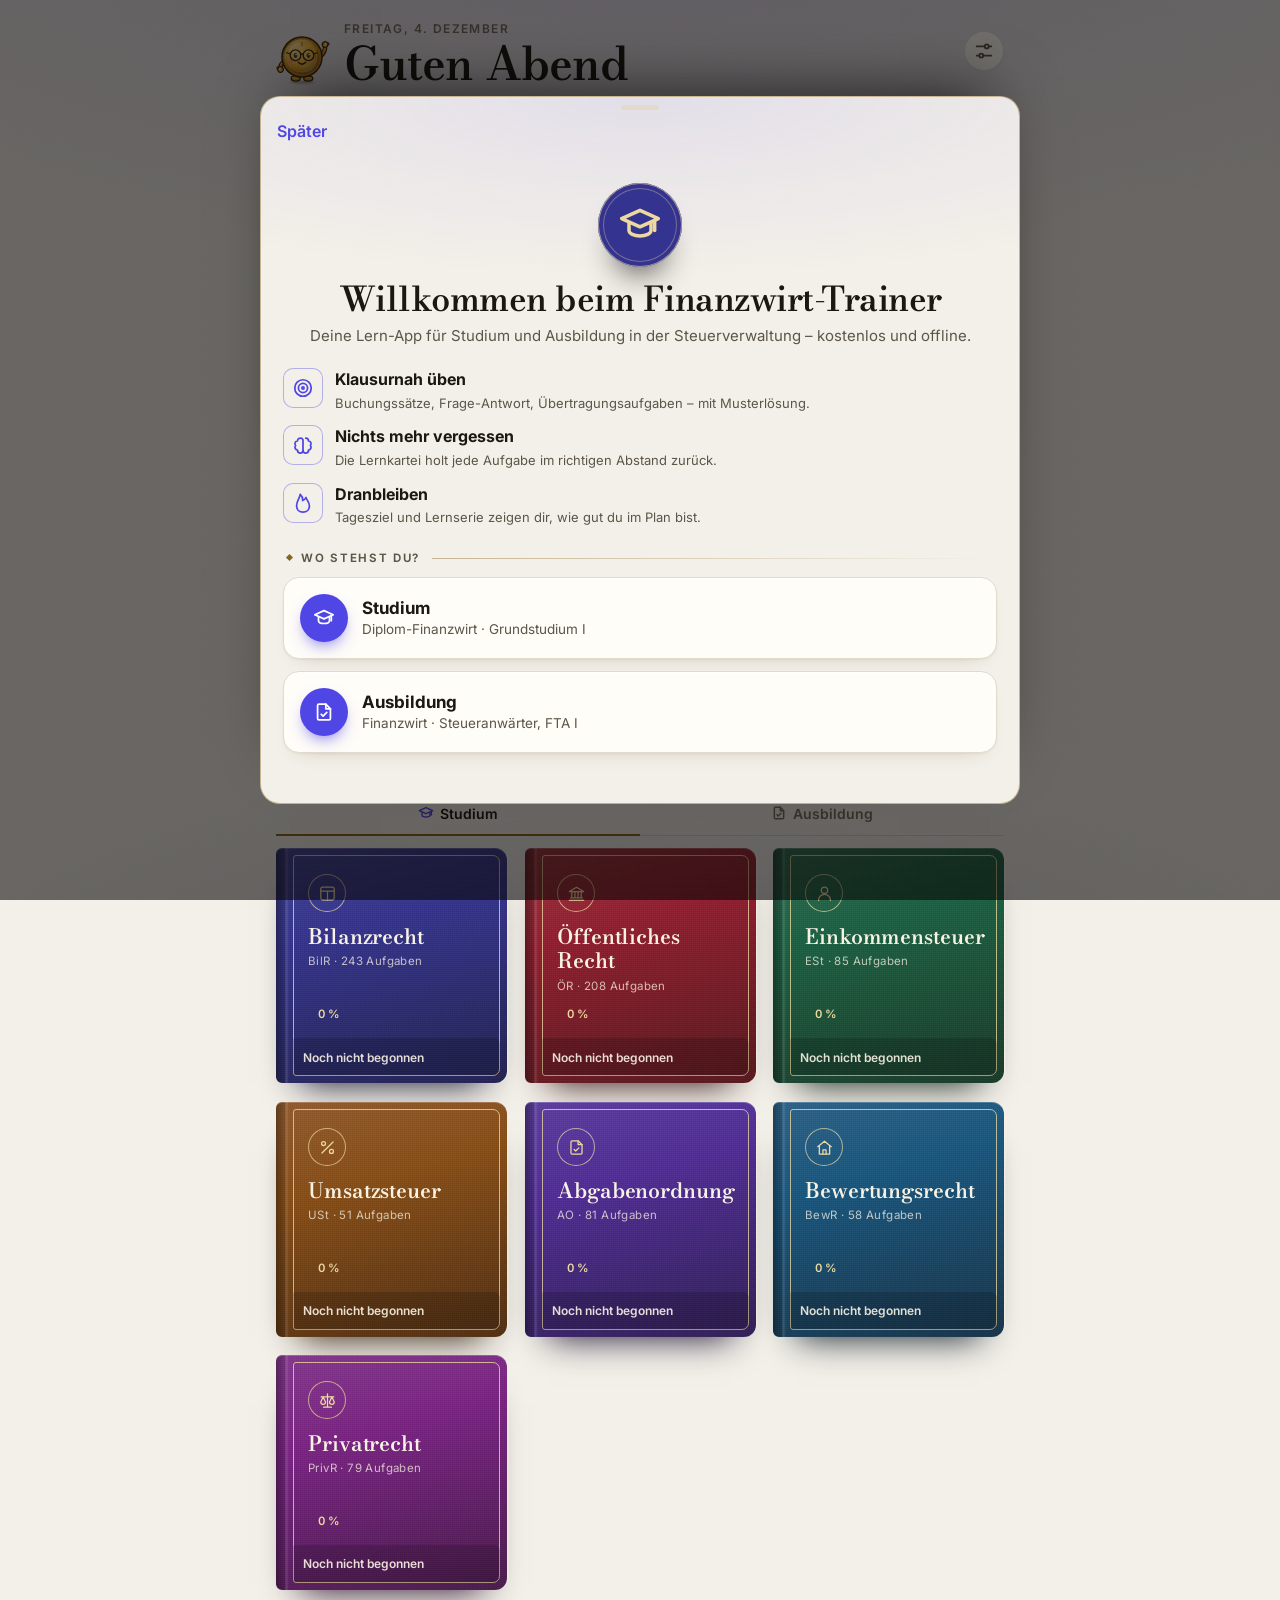
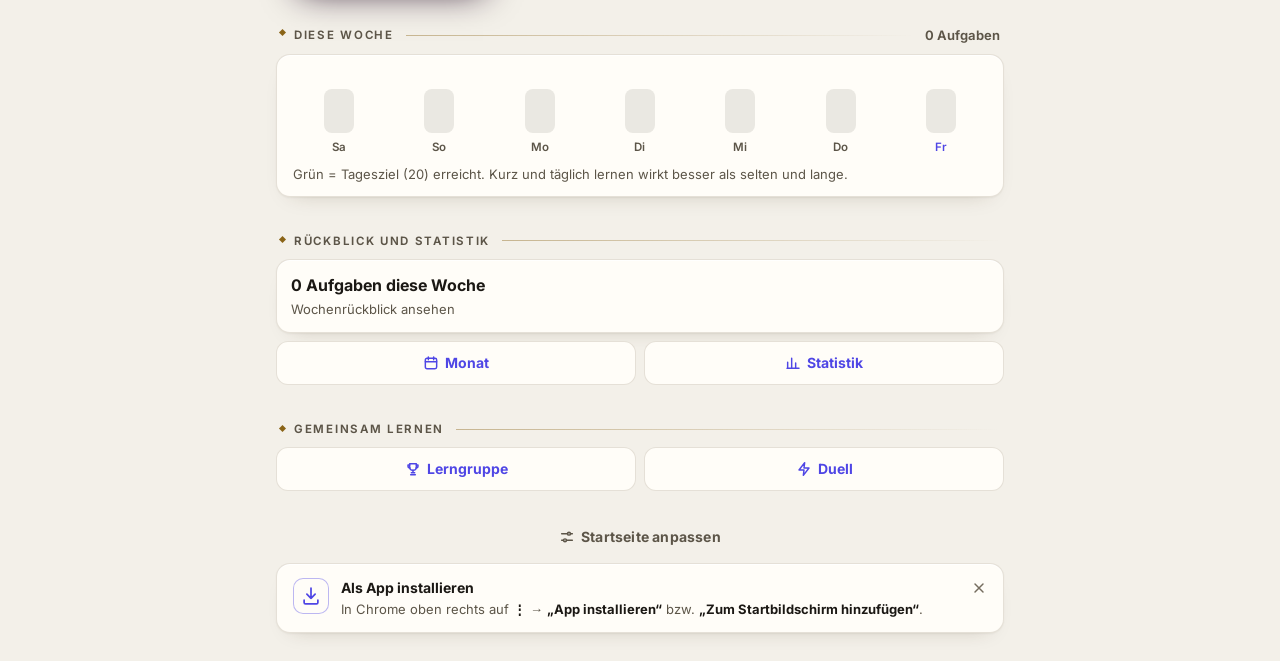
<file: web/index.html>
<!doctype html>
<html lang="de">
<head>
  <meta charset="utf-8">
  <meta name="viewport" content="width=device-width, initial-scale=1, viewport-fit=cover">
  <title>Finanzwirt-Trainer</title>
  <meta name="description" content="Lern-App für das Studium zum Diplom-Finanzwirt: Bilanzrecht, Öffentliches Recht und mehr – offline.">
  <meta name="theme-color" content="#f3f0e9" media="(prefers-color-scheme: light)">
  <meta name="theme-color" content="#0d0c0e" media="(prefers-color-scheme: dark)">
  <meta name="apple-mobile-web-app-capable" content="yes">
  <meta name="mobile-web-app-capable" content="yes">
  <meta name="apple-mobile-web-app-status-bar-style" content="default">
  <meta name="apple-mobile-web-app-title" content="FW-Trainer">
  <link rel="manifest" href="manifest.webmanifest">
  <link rel="icon" href="icons/icon-192.png" type="image/png">
  <link rel="apple-touch-icon" href="icons/apple-touch-icon.png">
  <link rel="stylesheet" href="css/style.css">
  <link rel="stylesheet" href="css/edition.css">
  <link rel="stylesheet" href="css/premium.css">
</head>
<body>
  <div id="app"><p style="padding:40px;text-align:center;font-family:sans-serif">Finanzwirt-Trainer wird geladen …</p></div>
  <noscript>Bitte JavaScript aktivieren.</noscript>
  <script type="module" src="js/app.js"></script>
</body>
</html>
</file>
<file: web/css/style.css>
/* Schrift: Inter (variabel, Gewicht und optische Größe; SIL Open Font License, web/fonts/Inter-OFL.txt).
   Nur der lateinische Zeichenbereich – fehlende Zeichen (Pfeile, Brüche) kommen aus der Systemschrift. */
@font-face {
  font-family: "Inter"; font-style: normal; font-weight: 100 900; font-display: swap;
  src: url("../fonts/inter-latin-var.woff2") format("woff2-variations"), url("../fonts/inter-latin-var.woff2") format("woff2");
  unicode-range: U+0000-00FF, U+0131, U+0152-0153, U+02BB-02BC, U+02C6, U+02DA, U+02DC, U+0304, U+0308, U+0329, U+2000-206F, U+20AC, U+2122, U+2191, U+2193, U+2212, U+2215, U+FEFF, U+FFFD;
}
/* =====================================================================
   Design-System
   --m = Akzentfarbe des aktiven Moduls (per JS gesetzt, hell/dunkel)
   ===================================================================== */
:root {
  --m-hell: #4f46e5;
  --m-dunkel: #8b8cf8;
  --m: var(--m-hell);
  --bg: #f4f5f9;
  --card: #ffffff;
  --card2: #f1f2f7;
  --text: #11131f;
  --text2: #5c6178;
  --text3: #676d84;
  --line: #e7e9f0;
  --ok: #12a150;
  --err: #e5484d;
  --warn: #e8900c;
  --gold: #f59e0b;
  --radius: 18px;
  --radius-s: 12px;
  --shadow: 0 1px 2px rgba(17, 19, 31, 0.04), 0 6px 20px rgba(17, 19, 31, 0.05);
  --shadow-gross: 0 10px 30px rgba(17, 19, 31, 0.12);
  --safe-b: env(safe-area-inset-bottom, 0px);
  --safe-t: env(safe-area-inset-top, 0px);
  --accent: var(--m);
  --fill: var(--m-hell);
  --accent-weak: color-mix(in srgb, var(--m) 12%, transparent);
  --ok-weak: color-mix(in srgb, var(--ok) 13%, transparent);
  --err-weak: color-mix(in srgb, var(--err) 12%, transparent);
  --warn-weak: color-mix(in srgb, var(--warn) 14%, transparent);
  color-scheme: light;
}
@media (prefers-color-scheme: dark) {
  :root:not([data-theme="light"]) {
    --m: var(--m-dunkel);
    --bg: #0b0d14; --card: #161924; --card2: #1f2331; --text: #eef0f7; --text2: #a4aabd; --text3: #8b91a7; --line: #272c3a;
    --ok: #34c77b; --err: #ff6b70; --warn: #fbb040;
    --shadow: 0 1px 0 rgba(255, 255, 255, 0.03) inset; --shadow-gross: 0 10px 30px rgba(0, 0, 0, 0.5);
    color-scheme: dark;
  }
}
:root[data-theme="dark"] {
  --m: var(--m-dunkel);
  --bg: #0b0d14; --card: #161924; --card2: #1f2331; --text: #eef0f7; --text2: #a4aabd; --text3: #8b91a7; --line: #272c3a;
  --ok: #34c77b; --err: #ff6b70; --warn: #fbb040;
  --shadow: 0 1px 0 rgba(255, 255, 255, 0.03) inset; --shadow-gross: 0 10px 30px rgba(0, 0, 0, 0.5);
  color-scheme: dark;
}

* { box-sizing: border-box; -webkit-tap-highlight-color: transparent; }
html, body { margin: 0; height: 100%; }
body {
  font-family: "Inter", -apple-system, BlinkMacSystemFont, "SF Pro Text", "Segoe UI Variable", "Segoe UI", Roboto, "Helvetica Neue", sans-serif;
  font-optical-sizing: auto; font-feature-settings: "cv05", "cv08", "ss03";
  background: var(--bg);
  color: var(--text);
  font-size: 16px;
  line-height: 1.42;
  -webkit-text-size-adjust: 100%;
  -webkit-font-smoothing: antialiased;
  overscroll-behavior-y: none;
}
button, input, textarea { font: inherit; color: inherit; }
button { cursor: pointer; border: 0; background: none; padding: 0; }
.mono { font-variant-numeric: tabular-nums; }
.ic { width: 22px; height: 22px; fill: none; stroke: currentColor; stroke-width: 1.9; stroke-linecap: round; stroke-linejoin: round; flex: none; }
.ic.klein { width: 16px; height: 16px; stroke-width: 2.2; }
.ic.gross { width: 28px; height: 28px; }
.ic.fill { fill: currentColor; stroke: none; }
.versteckt { display: none !important; }
.zentriert { text-align: center; }
/* Bewegung reduzieren: Schalter in der App (Startwert = Systemeinstellung), gesetzt als data-bewegung auf <html> */
:root[data-bewegung="aus"] *, :root[data-bewegung="aus"] *::before, :root[data-bewegung="aus"] *::after { animation: none !important; transition: none !important; }

/* ---------- Grundlayout ---------- */
#app { min-height: 100%; }
.screen { padding: calc(var(--safe-t) + 10px) 16px calc(96px + var(--safe-b)); max-width: 760px; margin: 0 auto; }
.screen.anim { animation: rein 0.25s ease-out; }
@keyframes rein { from { opacity: 0; transform: translateY(6px); } }
h1.titel { font-size: 30px; font-weight: 800; margin: 14px 2px 4px; letter-spacing: -0.6px; }
.untertitel { color: var(--text2); font-size: 15px; margin: 0 2px 14px; }
.kopfzeile { display: flex; align-items: center; justify-content: space-between; gap: 10px; }
.kopf-aktionen { display: flex; gap: 6px; }
.icon-btn { width: 40px; height: 40px; border-radius: 50%; display: grid; place-items: center; color: var(--text2); background: var(--card); box-shadow: var(--shadow); }
.icon-btn:active { transform: scale(0.94); }

.gruppe { margin: 22px 0; }
.gruppe-titel { font-size: 13px; font-weight: 700; text-transform: uppercase; letter-spacing: 0.6px; color: var(--text2); margin: 0 4px 8px; display: flex; justify-content: space-between; align-items: center; gap: 8px; }
.gruppe-titel .link-klein { text-transform: none; letter-spacing: 0; font-weight: 600; color: var(--accent); font-size: 14px; }
.gruppe-fuss { font-size: 13px; color: var(--text2); margin: 8px 4px 0; }
.liste { background: var(--card); border-radius: var(--radius); overflow: hidden; box-shadow: var(--shadow); }
.zeile { display: flex; align-items: center; gap: 12px; padding: 12px 16px; min-height: 52px; width: 100%; text-align: left; position: relative; }
.zeile + .zeile::before { content: ""; position: absolute; top: 0; left: 16px; right: 0; border-top: 1px solid var(--line); }
.zeile .grow { flex: 1; min-width: 0; }
.zeile .sub, .sub { font-size: 13px; color: var(--text2); }
.zeile .chev { color: var(--text3); display: grid; }
button.zeile:active, button.karte-btn:active { background: var(--card2); }

.symbol { width: 40px; height: 40px; border-radius: 12px; display: grid; place-items: center; background: var(--accent-weak); color: var(--accent); font-size: 19px; font-weight: 700; flex: none; }
.balken { height: 6px; background: var(--card2); border-radius: 99px; overflow: hidden; margin-top: 8px; }
.balken > span { display: block; height: 100%; background: var(--accent); border-radius: 99px; transition: width 0.4s; }
.gut { background: var(--ok) !important; } .mittel { background: var(--warn) !important; } .schlecht { background: var(--err) !important; }

.badge { font-size: 11px; font-weight: 700; padding: 3px 8px; border-radius: 99px; white-space: nowrap; }
.art-aktiv { color: #2563eb; background: rgba(37, 99, 235, 0.13); }
.art-passiv { color: #8b3fd9; background: rgba(139, 63, 217, 0.13); }
.art-eigenkapital, .art-privat { color: #0d9488; background: rgba(13, 148, 136, 0.13); }
.art-aufwand { color: #dc2626; background: rgba(220, 38, 38, 0.12); }
.art-ertrag { color: #16a34a; background: rgba(22, 163, 74, 0.13); }
.art-erfolg { color: #d97706; background: rgba(217, 119, 6, 0.13); }
.art-abschluss { color: var(--text2); background: var(--card2); }

.chip { display: inline-flex; align-items: center; gap: 6px; padding: 7px 12px; border-radius: 99px; background: var(--card); box-shadow: var(--shadow); font-size: 14px; font-weight: 600; color: var(--text); }
.chip.aktiv { background: var(--fill); color: #fff; box-shadow: none; }
.chip-reihe { display: flex; flex-wrap: wrap; gap: 8px; }
.pille { display: inline-flex; align-items: center; gap: 4px; font-size: 11.5px; font-weight: 700; padding: 3px 9px; border-radius: 99px; background: var(--card2); color: var(--text2); white-space: nowrap; }
.pille.m { background: var(--accent-weak); color: var(--accent); }
.pille.warn { background: var(--warn-weak); color: var(--warn); }

.knopf { display: flex; align-items: center; justify-content: center; gap: 8px; width: 100%; padding: 15px 16px; border-radius: 14px; font-weight: 700; font-size: 17px; background: var(--fill); color: #fff; box-shadow: 0 4px 14px color-mix(in srgb, var(--fill) 30%, transparent); transition: transform 0.1s, filter 0.15s; }
.knopf:disabled { opacity: 0.38; box-shadow: none; }
.knopf.zweit { background: var(--accent-weak); color: var(--accent); box-shadow: none; }
.knopf.gruen { background: var(--ok); box-shadow: 0 4px 14px color-mix(in srgb, var(--ok) 30%, transparent); }
.knopf.rot { background: var(--err); box-shadow: 0 4px 14px color-mix(in srgb, var(--err) 30%, transparent); }
.knopf.orange { background: var(--warn); box-shadow: none; }
.knopf:active:not(:disabled) { transform: scale(0.98); filter: brightness(0.95); }

.hinweis-box { background: var(--card); box-shadow: var(--shadow); border-radius: var(--radius); padding: 14px 16px; font-size: 14px; display: flex; gap: 12px; align-items: flex-start; }
.hinweis-box .symbol { width: 36px; height: 36px; }
.hinweis-box b { color: var(--text); }
.hinweis-box .zu { color: var(--text3); margin-left: auto; padding: 2px; }

/* ---------- Tabbar ---------- */
.tabbar { position: fixed; left: 0; right: 0; bottom: 0; z-index: 10; display: flex; justify-content: space-around; padding: 6px 6px calc(6px + var(--safe-b)); background: color-mix(in srgb, var(--card) 86%, transparent); backdrop-filter: saturate(180%) blur(20px); -webkit-backdrop-filter: saturate(180%) blur(20px); border-top: 1px solid var(--line); }
.tabbar button { flex: 1; max-width: 120px; display: flex; flex-direction: column; align-items: center; gap: 3px; font-size: 11px; font-weight: 600; color: var(--text3); padding: 4px 0; }
.tabbar .ti { width: 52px; height: 30px; border-radius: 99px; display: grid; place-items: center; transition: background 0.2s; }
.tabbar button.aktiv { color: var(--accent); }
.tabbar button.aktiv .ti { background: var(--accent-weak); }
.tabbar button.aktiv .ic { stroke-width: 2.2; }

/* ---------- Startseite ---------- */
.gruss { font-size: 14px; color: var(--text2); font-weight: 600; margin: 10px 2px 0; }
.hero { position: relative; overflow: hidden; border-radius: 18px; padding: 18px 18px 16px; color: #fff; margin-top: 12px;
  background: linear-gradient(135deg, color-mix(in srgb, var(--fill) 92%, #000) 0%, color-mix(in srgb, var(--fill) 70%, #0b0d14) 100%);
  box-shadow: 0 12px 30px color-mix(in srgb, var(--fill) 30%, transparent); }
.hero::after { content: ""; position: absolute; right: -40px; top: -60px; width: 200px; height: 200px; border-radius: 50%; background: rgba(255, 255, 255, 0.08); }
.hero .oben { display: flex; align-items: center; gap: 16px; position: relative; z-index: 1; }
.hero .ziel-ring { --p: 0; width: 76px; height: 76px; border-radius: 50%; flex: none; display: grid; place-items: center;
  background: conic-gradient(#fff calc(var(--p) * 1%), rgba(255, 255, 255, 0.22) 0); }
.hero .ziel-ring > div { width: 62px; height: 62px; border-radius: 50%; display: grid; place-items: center; text-align: center; line-height: 1.05;
  background: color-mix(in srgb, var(--fill) 80%, #0b0d14); font-weight: 800; font-size: 18px; }
.hero .ziel-ring small { display: block; font-size: 10px; font-weight: 600; opacity: 0.8; }
.hero h2 { margin: 0; font-size: 20px; letter-spacing: -0.3px; }
.hero .zeile-klein { font-size: 13.5px; opacity: 0.85; margin-top: 2px; }
.hero .werte { display: flex; gap: 8px; margin-top: 10px; flex-wrap: wrap; }
.hero .wert-pille { display: inline-flex; align-items: center; gap: 5px; background: rgba(255, 255, 255, 0.16); border-radius: 99px; padding: 4px 10px; font-size: 13px; font-weight: 700; }
.hero .wert-pille .ic { width: 16px; height: 16px; }
.hero .knopf { position: relative; z-index: 1; margin-top: 16px; background: #fff; color: color-mix(in srgb, var(--fill) 85%, #000); box-shadow: 0 4px 14px rgba(0, 0, 0, 0.15); }
.flamme-an { color: #ffd166; }

.suchfeld { position: relative; margin-top: 16px; }
.suchfeld .ic { position: absolute; left: 14px; top: 50%; transform: translateY(-50%); color: var(--text3); pointer-events: none; }
.suchfeld input { width: 100%; padding: 14px 40px 14px 44px; border-radius: 12px; border: 1px solid transparent; background: var(--card); box-shadow: var(--shadow); font-size: 16px; outline: none; transition: border-color 0.15s; }
.suchfeld input:focus { border-color: var(--accent); }
.suchfeld input::-webkit-search-cancel-button { -webkit-appearance: none; }
.suchfeld .leeren { position: absolute; right: 8px; top: 50%; transform: translateY(-50%); width: 30px; height: 30px; border-radius: 50%; display: grid; place-items: center; color: var(--text3); }

.modul-grid { display: grid; grid-template-columns: repeat(2, minmax(0, 1fr)); gap: 12px; }
@media (min-width: 640px) { .modul-grid { grid-template-columns: repeat(3, minmax(0, 1fr)); } }
.modul-kachel { --mc: var(--m); position: relative; text-align: left; background: var(--card); border-radius: var(--radius); padding: 14px; box-shadow: var(--shadow); display: flex; flex-direction: column; gap: 10px; min-height: 150px; transition: transform 0.12s; overflow: hidden; }
.modul-kachel:active { transform: scale(0.97); }
.modul-kachel .m-icon { width: 44px; height: 44px; border-radius: 14px; display: grid; place-items: center; color: #fff; background: linear-gradient(135deg, var(--mc), color-mix(in srgb, var(--mc) 70%, #000)); box-shadow: 0 6px 14px color-mix(in srgb, var(--mc) 35%, transparent); }
.modul-kachel .m-titel { font-weight: 750; font-size: 15.5px; line-height: 1.2; }
.modul-kachel .m-unter { font-size: 12.5px; color: var(--text2); margin-top: 2px; }
.modul-kachel .m-fuss { margin-top: auto; display: flex; align-items: center; justify-content: space-between; gap: 6px; font-size: 12px; color: var(--text2); font-weight: 600; }
.modul-kachel .balken { margin-top: 0; flex: 1; }
.modul-kachel .balken > span { background: var(--mc); }
.modul-kachel.gewaehlt { box-shadow: 0 0 0 2px var(--mc), var(--shadow); }
.modul-kachel.bald { background: color-mix(in srgb, var(--card) 60%, transparent); box-shadow: none; border: 1.5px dashed var(--line); }
.modul-kachel.bald .m-icon { background: var(--card2); color: var(--mc); box-shadow: none; }
.modul-kachel.bald .m-titel { color: var(--text2); }

.woche { display: flex; align-items: flex-end; gap: 8px; height: 110px; padding: 14px 16px 10px; }
.woche .tag { flex: 1; display: flex; flex-direction: column; align-items: center; gap: 6px; height: 100%; justify-content: flex-end; }
.woche .saeule { width: 100%; max-width: 30px; border-radius: 8px; background: var(--card2); position: relative; flex: 1; display: flex; align-items: flex-end; overflow: hidden; }
.woche .saeule > span { width: 100%; background: color-mix(in srgb, var(--accent) 55%, transparent); border-radius: 8px; min-height: 0; transition: height 0.5s; }
.woche .tag.heute .saeule > span { background: var(--accent); }
.woche .tag.erreicht .saeule > span { background: var(--ok); }
.woche .lbl { font-size: 11.5px; color: var(--text2); font-weight: 600; }
.woche .tag.heute .lbl { color: var(--accent); }
.woche .zahl { font-size: 11px; color: var(--text3); font-variant-numeric: tabular-nums; height: 14px; }

.statistik-reihe { display: grid; grid-template-columns: repeat(3, 1fr); gap: 10px; }
.stat-kachel { background: var(--card); border-radius: 12px; padding: 12px 12px 10px; box-shadow: var(--shadow); }
.stat-kachel .zahl { font-size: 22px; font-weight: 800; letter-spacing: -0.4px; font-variant-numeric: tabular-nums; }
.stat-kachel .lbl { font-size: 12px; color: var(--text2); font-weight: 600; }

/* Suchergebnisse */
.treffer-gruppe { margin: 16px 0; }
.treffer mark { background: color-mix(in srgb, var(--gold) 35%, transparent); color: inherit; border-radius: 3px; padding: 0 1px; }
.leer-zustand { text-align: center; color: var(--text2); padding: 36px 20px; }
.leer-zustand .ic { width: 40px; height: 40px; color: var(--text3); margin-bottom: 8px; }

/* ---------- Modulseite ---------- */
.modul-banner { position: relative; overflow: hidden; border-radius: 18px; padding: 16px 16px 14px; margin-top: 10px; color: #fff;
  background: linear-gradient(135deg, color-mix(in srgb, var(--fill) 92%, #000), color-mix(in srgb, var(--fill) 65%, #0b0d14)); box-shadow: 0 12px 30px color-mix(in srgb, var(--fill) 28%, transparent); }
.modul-banner::after { content: ""; position: absolute; right: -30px; bottom: -70px; width: 180px; height: 180px; border-radius: 50%; background: rgba(255, 255, 255, 0.08); }
.modul-banner .reihe1 { display: flex; align-items: center; gap: 12px; position: relative; z-index: 1; }
.modul-banner .m-icon { width: 48px; height: 48px; border-radius: 15px; display: grid; place-items: center; background: rgba(255, 255, 255, 0.18); }
.modul-banner h1 { margin: 0; font-size: 22px; letter-spacing: -0.4px; line-height: 1.15; }
.modul-banner .unter { font-size: 13px; opacity: 0.85; }
.modul-banner .wechsel { position: absolute; top: 14px; right: 14px; z-index: 2; display: inline-flex; align-items: center; justify-content: center; gap: 5px; width: 38px; height: 38px; border-radius: 99px; background: rgba(255, 255, 255, 0.18); color: #fff; font-size: 13px; font-weight: 700; }
.modul-banner .zahlen { display: grid; grid-template-columns: repeat(3, 1fr); gap: 8px; margin-top: 14px; position: relative; z-index: 1; }
.modul-banner .zahlen > div { background: rgba(255, 255, 255, 0.13); border-radius: 14px; padding: 8px 10px; }
.modul-banner .zahlen b { display: block; font-size: 19px; font-variant-numeric: tabular-nums; }
.modul-banner .zahlen span { font-size: 11.5px; opacity: 0.85; font-weight: 600; }
.modul-chip { display: inline-flex; align-items: center; gap: 8px; padding: 6px 12px 6px 6px; border-radius: 99px; background: var(--card); box-shadow: var(--shadow); font-weight: 700; font-size: 14px; }
.modul-chip .punkt { width: 26px; height: 26px; border-radius: 50%; display: grid; place-items: center; color: #fff; background: var(--fill); }
.modul-chip .punkt .ic { width: 15px; height: 15px; }

.kachel-grid { display: grid; grid-template-columns: repeat(2, minmax(0, 1fr)); gap: 12px; }
.kachel { text-align: left; background: var(--card); border-radius: var(--radius); padding: 14px; box-shadow: var(--shadow); display: flex; flex-direction: column; gap: 8px; min-height: 128px; transition: transform 0.12s; }
.kachel:active { transform: scale(0.97); }
.kachel .k-icon { width: 40px; height: 40px; border-radius: 12px; display: grid; place-items: center; background: var(--accent-weak); color: var(--accent); }
.kachel b { font-size: 15px; line-height: 1.2; }
.kachel .sub { line-height: 1.3; }
.kachel.breit { grid-column: 1 / -1; flex-direction: row; align-items: center; min-height: 0; gap: 12px; }
.kachel .grow { display: flex; flex-direction: column; gap: 3px; }
.kachel .k-text { display: flex; flex-direction: column; gap: 3px; min-width: 0; }
.kachel.breit .k-text { flex: 1; }
.kachel.betont { background: linear-gradient(135deg, var(--accent-weak), transparent 70%), var(--card); box-shadow: 0 0 0 1.5px color-mix(in srgb, var(--accent) 35%, transparent), var(--shadow); }
.kachel .rechts { margin-left: auto; color: var(--text3); }

.filter-suche { margin-bottom: 10px; }
.filter-suche input { width: 100%; padding: 11px 14px 11px 40px; border-radius: 12px; border: 1px solid var(--line); background: var(--card); font-size: 15.5px; outline: none;
  background-image: url("data:image/svg+xml,%3Csvg xmlns='http://www.w3.org/2000/svg' width='16' height='16' viewBox='0 0 24 24' fill='none' stroke='%239ba1b5' stroke-width='2.5' stroke-linecap='round'%3E%3Ccircle cx='11' cy='11' r='7'/%3E%3Cpath d='m20 20-3.5-3.5'/%3E%3C/svg%3E"); background-repeat: no-repeat; background-position: 14px center; }
.filter-suche input:focus { border-color: var(--accent); }

.thema-icon { width: 42px; height: 42px; border-radius: 13px; display: grid; place-items: center; background: var(--card2); font-size: 20px; flex: none; }
.mini-ring { --p: 0; width: 38px; height: 38px; border-radius: 50%; flex: none; display: grid; place-items: center; background: conic-gradient(var(--farbe, var(--accent)) calc(var(--p) * 1%), var(--card2) 0); }
.mini-ring > span { width: 30px; height: 30px; border-radius: 50%; background: var(--card); display: grid; place-items: center; font-size: 10.5px; font-weight: 800; font-variant-numeric: tabular-nums; color: var(--text2); }

.segment { display: flex; gap: 2px; background: var(--card2); border-radius: 12px; padding: 3px; }
.segment button { flex: 1; padding: 9px 6px; border-radius: 10px; font-size: 14px; font-weight: 650; color: var(--text2); display: inline-flex; align-items: center; justify-content: center; gap: 6px; }
.segment button.aktiv { background: var(--card); color: var(--text); box-shadow: 0 1px 4px rgba(0, 0, 0, 0.12); }
.modus-karte { background: var(--card); border-radius: var(--radius); padding: 6px; box-shadow: var(--shadow); }
.modus-karte .gruppe-fuss { margin: 8px 10px 6px; }

/* ---------- Lernkartei ---------- */
.kartei { display: flex; gap: 8px; align-items: flex-end; }
.kartei-fach { flex: 1; text-align: center; }
.kartei-saeule { height: 70px; background: var(--card2); border-radius: 10px; display: flex; align-items: flex-end; overflow: hidden; margin-bottom: 6px; }
.kartei-saeule span { display: block; width: 100%; border-radius: 10px; min-height: 3px; background: var(--accent); }
.kartei-fach:nth-child(1) .kartei-saeule span { background: color-mix(in srgb, var(--accent) 35%, transparent); }
.kartei-fach:nth-child(2) .kartei-saeule span { background: color-mix(in srgb, var(--accent) 50%, transparent); }
.kartei-fach:nth-child(3) .kartei-saeule span { background: color-mix(in srgb, var(--accent) 70%, transparent); }
.kartei-fach:nth-child(4) .kartei-saeule span { background: color-mix(in srgb, var(--accent) 85%, transparent); }
.kartei-fach:nth-child(5) .kartei-saeule span { background: var(--ok); }

/* ---------- Klausur-Einstellungen ---------- */
.stepper { display: flex; align-items: center; gap: 4px; background: var(--card2); border-radius: 12px; padding: 3px; }
.stepper button { width: 36px; height: 34px; border-radius: 9px; font-size: 20px; font-weight: 700; color: var(--accent); }
.stepper button:active { background: var(--card); }
.stepper b { min-width: 34px; text-align: center; font-variant-numeric: tabular-nums; }
.verlauf-balken { display: flex; align-items: flex-end; gap: 4px; height: 56px; padding: 0 16px 12px; }
.verlauf-balken span { flex: 1; max-width: 22px; border-radius: 5px 5px 2px 2px; min-height: 4px; }

/* ---------- Vollbild (Sitzung) & Sheets ---------- */
.vollbild { position: fixed; inset: 0; z-index: 20; background: var(--bg); display: flex; flex-direction: column; }
.vollbild.anim { animation: hochVoll 0.22s ease-out; }
@keyframes hochVoll { from { opacity: 0; transform: translateY(14px); } }
.vb-kopf { display: flex; align-items: center; gap: 10px; padding: calc(var(--safe-t) + 10px) 12px 10px; width: 100%; max-width: 784px; margin: 0 auto; }
.vb-kopf .mitte { flex: 1; text-align: center; font-weight: 700; white-space: nowrap; overflow: hidden; text-overflow: ellipsis; font-size: 16px; }
.vb-kopf .link { color: var(--accent); font-size: 16px; font-weight: 600; padding: 6px 4px; min-width: 64px; text-align: left; }
.vb-kopf .link.rechts { text-align: right; }
.vb-kopf .rund { width: 38px; height: 38px; min-width: 38px; border-radius: 50%; display: grid; place-items: center; background: var(--card); color: var(--text2); box-shadow: var(--shadow); padding: 0; }
.vb-kopf .zaehler { min-width: 64px; text-align: right; color: var(--text2); font-weight: 700; font-size: 14px; }
.sitzung-fortschritt { flex: 1; height: 10px; background: var(--card2); border-radius: 99px; overflow: hidden; }
.sitzung-fortschritt > span { display: block; height: 100%; border-radius: 99px; background: var(--accent); transition: width 0.35s cubic-bezier(.2,.8,.2,1); }
.punkte-leiste { display: flex; gap: 4px; flex: 1; }
.punkte-leiste i { flex: 1; height: 8px; border-radius: 99px; background: var(--card2); }
.punkte-leiste i.ok { background: var(--ok); } .punkte-leiste i.err { background: var(--err); } .punkte-leiste i.akt { background: var(--accent); } .punkte-leiste i.offen { background: var(--warn); }
.vb-inhalt { flex: 1; overflow-y: auto; -webkit-overflow-scrolling: touch; padding: 6px 16px 28px; }
.vb-inhalt > * { max-width: 760px; margin-left: auto; margin-right: auto; }
.vb-fuss { padding: 12px 16px calc(12px + var(--safe-b)); background: var(--card); border-top: 1px solid var(--line); transition: background 0.2s; }
.vb-fuss .reihe { display: flex; gap: 10px; max-width: 760px; margin: 0 auto; }
.vb-fuss .feedback { max-width: 760px; margin: 0 auto 10px; display: flex; align-items: center; gap: 10px; font-weight: 800; font-size: 18px; animation: rein 0.2s; }
.vb-fuss .feedback .kreis-ic { width: 34px; height: 34px; border-radius: 50%; display: grid; place-items: center; color: #fff; }
.vb-fuss.ok { background: color-mix(in srgb, var(--ok) 14%, var(--card)); border-top-color: transparent; }
.vb-fuss.ok .feedback { color: var(--ok); } .vb-fuss.ok .kreis-ic { background: var(--ok); }
.vb-fuss.err { background: color-mix(in srgb, var(--err) 12%, var(--card)); border-top-color: transparent; }
.vb-fuss.err .feedback { color: var(--err); } .vb-fuss.err .kreis-ic { background: var(--err); }
.vb-fuss .feedback small { display: block; font-size: 13px; font-weight: 600; color: var(--text2); }
.timer { font-variant-numeric: tabular-nums; font-weight: 800; display: inline-flex; gap: 6px; align-items: center; padding: 5px 12px; border-radius: 99px; background: var(--card); box-shadow: var(--shadow); font-size: 15px; }
.timer.knapp { color: var(--err); }

.sheet-hg { position: fixed; inset: 0; z-index: 30; background: rgba(8, 10, 18, 0.45); display: flex; align-items: flex-end; justify-content: center; }
.sheet-hg.anim { animation: fade 0.15s; }
.sheet { background: var(--bg); width: 100%; max-width: 760px; height: 92%; border-radius: 24px 24px 0 0; display: flex; flex-direction: column; overflow: hidden; }
.sheet-hg.anim .sheet { animation: hoch 0.25s cubic-bezier(.2,.8,.2,1); }
.sheet::before { content: ""; width: 38px; height: 5px; border-radius: 99px; background: var(--line); margin: 8px auto 0; flex: none; }
.sheet.halb { height: auto; max-height: 82%; }
.sheet .vb-kopf { padding-top: 4px; }
@media (min-width: 800px) { .sheet-hg { align-items: center; } .sheet { border-radius: 18px; height: 80%; } }
@keyframes hoch { from { transform: translateY(30%); opacity: 0.4; } to { transform: none; opacity: 1; } }
@keyframes fade { from { opacity: 0; } }

.suche { padding: 4px 16px 10px; }
.suche input { width: 100%; padding: 11px 12px 11px 38px; border-radius: 12px; border: 0; background: var(--card); box-shadow: var(--shadow); font-size: 16px; outline: none;
  background-image: url("data:image/svg+xml,%3Csvg xmlns='http://www.w3.org/2000/svg' width='16' height='16' viewBox='0 0 24 24' fill='none' stroke='%239ba1b5' stroke-width='2.5' stroke-linecap='round'%3E%3Ccircle cx='11' cy='11' r='7'/%3E%3Cpath d='m20 20-3.5-3.5'/%3E%3C/svg%3E"); background-repeat: no-repeat; background-position: 12px center; }

/* ---------- Aufgabe ---------- */
.aufgabe { background: var(--card); border-radius: var(--radius); padding: 16px 18px; box-shadow: var(--shadow); }
.aufgabe .meta { display: flex; justify-content: space-between; align-items: center; gap: 8px; font-size: 12.5px; color: var(--text2); margin-bottom: 10px; font-weight: 600; }
.aufgabe .meta .typ { background: var(--accent-weak); color: var(--accent); padding: 3px 10px; border-radius: 99px; font-weight: 700; white-space: nowrap; }
.aufgabe .text { font-size: 17px; line-height: 1.5; font-weight: 500; letter-spacing: -0.005em; }
.nr { font-size: 13px; color: var(--text2); margin-top: 6px; margin-bottom: 10px; padding: 0 4px; font-weight: 600; }

.bz { display: flex; align-items: center; gap: 8px; padding: 8px 10px 8px 14px; min-height: 54px; position: relative; }
.bz + .bz::before, .bz + .add::before { content: ""; position: absolute; top: 0; left: 14px; right: 0; border-top: 1px solid var(--line); }
.bz .an { color: var(--text2); font-size: 14px; font-weight: 600; }
.bz .konto { flex: 1; min-width: 0; text-align: left; padding: 6px 0; font-size: 15.5px; font-weight: 500; }
.bz .konto.leer { color: var(--accent); font-weight: 600; }
.bz .betrag { width: 116px; padding: 9px 10px; border-radius: 10px; border: 1px solid var(--line); background: var(--card2); text-align: right; font-variant-numeric: tabular-nums; font-size: 16px; outline: none; }
.bz .betrag:focus { border-color: var(--accent); background: var(--card); }
.bz .del { width: 28px; height: 28px; border-radius: 50%; color: var(--text3); font-size: 18px; flex: none; }
.bz.ok { background: var(--ok-weak); } .bz.err { background: var(--err-weak); }
.bz .stat { font-size: 18px; width: 22px; text-align: center; flex: none; font-weight: 800; }
.bz-hinweis { font-size: 12.5px; color: var(--err); padding: 0 14px 8px; margin-top: -4px; }
.bz-hinweis-wrap.err { background: var(--err-weak); }
.add { position: relative; display: flex; align-items: center; gap: 8px; width: 100%; padding: 14px; color: var(--accent); font-weight: 600; }
.summen { display: flex; align-items: center; justify-content: space-between; background: var(--card); border-radius: var(--radius); padding: 12px 16px; box-shadow: var(--shadow); }
.summen .lbl { font-size: 12px; color: var(--text2); font-weight: 600; }
.summen .wert { font-weight: 800; font-variant-numeric: tabular-nums; }
.summen .gleich { font-size: 22px; color: var(--ok); font-weight: 800; }
.summen .gleich.warn { color: var(--warn); }

.optionen { display: flex; flex-direction: column; gap: 10px; }
.option { display: flex; gap: 12px; align-items: flex-start; width: 100%; text-align: left; padding: 14px 16px; background: var(--card); border-radius: 12px; box-shadow: var(--shadow); border: 2px solid transparent; transition: border-color 0.12s, background 0.12s, transform 0.08s; font-size: 15.5px; }
.option:active:not(:disabled) { transform: scale(0.99); }
.option .kreis { width: 26px; height: 26px; border-radius: 50%; border: 2px solid var(--text3); flex: none; display: grid; place-items: center; font-size: 14px; color: #fff; margin-top: -1px; font-weight: 800; }
.option .kreis .ic { width: 15px; height: 15px; stroke-width: 3; }
.option.mehr .kreis { border-radius: 8px; }
.option .taste { margin-left: auto; font-size: 11px; color: var(--text3); border: 1px solid var(--line); border-radius: 6px; padding: 0 5px; align-self: center; display: none; }
@media (hover: hover) and (pointer: fine) { .option .taste { display: inline; } }
.option.an { border-color: var(--accent); background: color-mix(in srgb, var(--accent) 6%, var(--card)); }
.option.an .kreis { background: var(--accent); border-color: var(--accent); }
.option.richtig { border-color: var(--ok); background: color-mix(in srgb, var(--ok) 8%, var(--card)); } .option.richtig .kreis { background: var(--ok); border-color: var(--ok); }
.option.falsch { border-color: var(--err); background: color-mix(in srgb, var(--err) 7%, var(--card)); } .option.falsch .kreis { background: var(--err); border-color: var(--err); }
.option.verpasst { border-style: dashed; }
.option:disabled { cursor: default; }

.zahl-eingabe { display: flex; align-items: center; gap: 10px; background: var(--card); border-radius: var(--radius); padding: 12px 14px; box-shadow: var(--shadow); }
.zahl-eingabe input { flex: 1; min-width: 0; font-size: 24px; font-weight: 700; padding: 10px 12px; border-radius: 12px; border: 1.5px solid var(--line); background: var(--card2); font-variant-numeric: tabular-nums; outline: none; }
.zahl-eingabe input:focus { border-color: var(--accent); background: var(--card); }
.zahl-eingabe .einheit { font-size: 20px; color: var(--text2); font-weight: 700; }
.zahl-eingabe .vz { padding: 10px 13px; border-radius: 12px; background: var(--accent-weak); color: var(--accent); font-weight: 800; font-size: 18px; }

.auswertung { background: var(--card); border-radius: var(--radius); padding: 16px 18px; box-shadow: var(--shadow); border-top: 4px solid var(--ok); animation: rein 0.25s; }
.auswertung.nein { border-top-color: var(--err); }
.auswertung .urteil { font-weight: 800; font-size: 18px; margin-bottom: 8px; }
.auswertung .urteil.ja { color: var(--ok); } .auswertung .urteil.nein { color: var(--err); }
.auswertung .erkl { line-height: 1.55; }
.auswertung .quelle { font-size: 13px; color: var(--text2); margin-top: 10px; }
.loesung-zeile { display: flex; justify-content: space-between; gap: 12px; padding: 4px 0; font-variant-numeric: tabular-nums; }
.loesung-zeile.haben { padding-left: 22px; }
.loesung { background: var(--card2); border-radius: 12px; padding: 10px 12px; margin: 8px 0; }
.fehlt { color: var(--err); font-size: 13.5px; margin-top: 6px; }
.sync-code { font: 800 24px/1.2 ui-monospace, SFMono-Regular, Menlo, monospace; letter-spacing: 1px; text-align: center; padding: 6px 0; user-select: all; -webkit-user-select: all; }
.sync-eingabe { width: 100%; font: 700 19px ui-monospace, SFMono-Regular, Menlo, monospace; text-transform: uppercase; letter-spacing: 1px; padding: 12px 14px; border-radius: 12px; border: 1.5px solid var(--card2); background: var(--card2); color: var(--text); }
.qr-box { display: flex; justify-content: center; } .qr { width: 220px; height: 220px; border-radius: 10px; }
.vollbild.paar-spiel.anim { animation: none; } /* sofort deckend – die Karten werden stattdessen ausgeteilt */
/* ---- Paare finden: Gesetzessammlung. Norm = Register-Reiter mit Buchrücken, Bedeutung = Karteikarte, Fortschritt = Regal ---- */
:root { --gz-hgb: #2b4f8c; --gz-estg: #1f7a4d; --gz-ao: #8a5524; --gz-ustg: #b45309; --gz-gg: #a61e2b; --gz-bgb: #6d3f9c; --gz-gobt: #0f766e; --gz-erbstg: #0369a1; --gz-bewg: #5f6b1a; --gz-vo: #5b6b76; --gz-auf: #fff; --kk-linie: rgba(28, 36, 64, 0.07); --kk-rand: #e8798a; }
@media (prefers-color-scheme: dark) { :root:not([data-theme="light"]) { --gz-hgb: #8fb2f0; --gz-estg: #6fd6a2; --gz-ao: #e3a96d; --gz-ustg: #f7b955; --gz-gg: #f4808b; --gz-bgb: #c39af0; --gz-gobt: #5fd8cb; --gz-erbstg: #7dd3fc; --gz-bewg: #c5d36b; --gz-vo: #b2c0ca; --gz-auf: #12151d; --kk-linie: rgba(255, 255, 255, 0.06); --kk-rand: #f08a9a; } }
:root[data-theme="dark"] { --gz-hgb: #8fb2f0; --gz-estg: #6fd6a2; --gz-ao: #e3a96d; --gz-ustg: #f7b955; --gz-gg: #f4808b; --gz-bgb: #c39af0; --gz-gobt: #5fd8cb; --gz-erbstg: #7dd3fc; --gz-bewg: #c5d36b; --gz-vo: #b2c0ca; --gz-auf: #12151d; --kk-linie: rgba(255, 255, 255, 0.06); --kk-rand: #f08a9a; }
.gz-hgb { --g: var(--gz-hgb); --g-auf: var(--gz-hgb-auf, var(--gz-auf)); } .gz-estg { --g: var(--gz-estg); --g-auf: var(--gz-estg-auf, var(--gz-auf)); } .gz-ao { --g: var(--gz-ao); --g-auf: var(--gz-ao-auf, var(--gz-auf)); } .gz-ustg { --g: var(--gz-ustg); --g-auf: var(--gz-ustg-auf, var(--gz-auf)); } .gz-gg { --g: var(--gz-gg); --g-auf: var(--gz-gg-auf, var(--gz-auf)); } .gz-bgb { --g: var(--gz-bgb); --g-auf: var(--gz-bgb-auf, var(--gz-auf)); } .gz-gobt { --g: var(--gz-gobt); --g-auf: var(--gz-gobt-auf, var(--gz-auf)); } .gz-erbstg { --g: var(--gz-erbstg); --g-auf: var(--gz-erbstg-auf, var(--gz-auf)); } .gz-bewg { --g: var(--gz-bewg); --g-auf: var(--gz-bewg-auf, var(--gz-auf)); } .gz-vo { --g: var(--gz-vo); --g-auf: var(--gz-vo-auf, var(--gz-auf)); }
/* Einstellungen: Farben der Gesetzbücher */
.kachel-huelle { position: relative; display: grid; }
.kachel-huelle > .kachel { height: 100%; }
.kachel-zusatz { position: absolute; top: 8px; right: 8px; width: 36px; height: 36px; border-radius: 12px; display: grid; place-items: center; color: var(--text2); background: color-mix(in srgb, var(--text) 6%, transparent); }
.kachel-zusatz:active { transform: scale(0.94); }
.kachel-zusatz:focus-visible, .gf-farbe:focus-visible, .gf-eigen:focus-within { outline: 3px solid var(--accent); outline-offset: 2px; }
.gf-intro { margin: 0 4px 14px; font-size: 14.5px; line-height: 1.45; }
.gf-karte { background: var(--card); border-radius: 12px; box-shadow: var(--shadow); padding: 12px; margin-bottom: 12px; }
.gf-kopf { display: flex; align-items: center; gap: 12px; margin-bottom: 12px; }
.gf-kopf .grow { display: flex; flex-direction: column; min-width: 0; }
.gf-kopf .grow .sub { font-size: 13px; }
.gf-kopf .link { flex: 0 0 auto; font-size: 14px; padding: 6px 2px; }
.paar-karte.gf-muster { flex: 0 0 104px; min-height: 52px; pointer-events: none; }
.gf-muster .pk-nr { font-size: 18px; }
.gf-palette { display: grid; grid-template-columns: repeat(auto-fill, minmax(34px, 1fr)); gap: 8px; }
.gf-farbe { position: relative; aspect-ratio: 1; border-radius: 50%; background: linear-gradient(135deg, var(--fh) 50%, var(--fd) 50%); box-shadow: inset 0 0 0 1px rgba(0, 0, 0, 0.12); cursor: pointer; }
.gf-farbe.an { box-shadow: 0 0 0 2.5px var(--card), 0 0 0 5px var(--text); }
.gf-farbe.an::after { content: ""; position: absolute; inset: 32%; border-radius: 50%; background: var(--card); }
.gf-eigen { display: grid; place-items: center; background: conic-gradient(#ef4444, #f59e0b, #84cc16, #10b981, #06b6d4, #6366f1, #d946ef, #ef4444); color: #fff; }
.gf-eigen.an { background: linear-gradient(135deg, var(--fh) 50%, var(--fd) 50%); }
.gf-eigen .ic { width: 16px; height: 16px; filter: drop-shadow(0 1px 1px rgba(0, 0, 0, 0.5)); }
.gf-eigen.an .ic { display: none; }
.gf-eigen input { position: absolute; inset: 0; opacity: 0; width: 100%; height: 100%; cursor: pointer; border: 0; padding: 0; }
.paar-anleitung { text-align: center; color: var(--text2); font-size: 14px; margin: 2px 0 12px; }
.paar-feld { display: grid; grid-template-columns: 1fr 1.15fr; gap: 10px; padding-bottom: 12px; }
.paar-spalte { display: flex; flex-direction: column; gap: 9px; }
.paar-karte { position: relative; min-height: 58px; border-radius: 10px; background: var(--card); box-shadow: var(--shadow); border: 0; color: var(--text); font: inherit; text-align: left; cursor: pointer; -webkit-tap-highlight-color: transparent; transition: transform 0.15s, box-shadow 0.15s; }
.paar-karte:active { transform: scale(0.97); }
.paar-karte:focus-visible { outline: 3px solid var(--accent); outline-offset: 2px; }
/* Norm: Buchrücken links, Fundstelle in Buchschrift */
.paar-karte.l { display: flex; align-items: stretch; padding: 0; overflow: hidden; border-radius: 6px 12px 12px 6px; box-shadow: inset 0 0 0 1.5px color-mix(in srgb, var(--g) 22%, transparent), var(--shadow); }
.pk-ruecken { flex: 0 0 24px; display: flex; align-items: center; justify-content: center; background: var(--g); color: var(--g-auf); writing-mode: vertical-rl; transform: rotate(180deg); font-size: 10.5px; font-weight: 800; letter-spacing: 0.06em;
  background-image: linear-gradient(90deg, rgba(255, 255, 255, 0.18), transparent 35%, rgba(0, 0, 0, 0.12)); }
.pk-zitat { flex: 1; display: flex; flex-direction: column; justify-content: center; gap: 1px; padding: 8px 10px 8px 11px; min-width: 0; }
.pk-nr { font-family: ui-serif, "Iowan Old Style", "Palatino Linotype", Georgia, serif; font-weight: 700; font-size: 21px; line-height: 1.05; color: var(--g); font-variant-numeric: lining-nums tabular-nums; white-space: nowrap; }
.pk-rest { font-size: 12.5px; font-weight: 600; color: var(--text2); line-height: 1.25; }
/* Bedeutung: Karteikarte mit Linien und rotem Kopfrand */
.paar-karte.r { padding: 9px 11px 9px 12px; display: flex; align-items: center; font-size: 13.5px; font-weight: 600; line-height: 22px;
  background: repeating-linear-gradient(to bottom, transparent 0 21px, var(--kk-linie) 21px 22px) 0 9px / 100% calc(100% - 9px) no-repeat, var(--card);
  box-shadow: inset 0 3px 0 var(--kk-rand), var(--shadow); }
.paar-feld.mit-wahl .paar-karte.r:not(.weg) { box-shadow: inset 0 3px 0 var(--g), 0 0 0 1.5px color-mix(in srgb, var(--g) 30%, transparent), var(--shadow); }
.paar-karte.neu { animation: austeilen 0.5s cubic-bezier(0.2, 1.3, 0.4, 1) both; animation-delay: calc(var(--i) * 28ms); }
.paar-karte.r.neu { --r: 4deg; }
.paar-karte.l.gewaehlt { transform: translateX(6px) scale(1.03); box-shadow: inset 0 0 0 2.5px var(--g), 0 10px 26px color-mix(in srgb, var(--g) 35%, transparent); animation: none; }
.paar-karte.r.gewaehlt { transform: translateY(-2px) scale(1.03); box-shadow: inset 0 3px 0 var(--accent), 0 0 0 2.5px var(--accent), var(--shadow); }
.paar-karte.treffer { z-index: 5; animation: einsortieren 0.62s cubic-bezier(0.55, 0, 0.6, 1) forwards; }
.paar-karte.falsch { box-shadow: inset 0 0 0 2.5px var(--err), var(--shadow); background-color: var(--err-weak); animation: paarFalsch 0.45s; }
.paar-karte.weg { background: transparent; box-shadow: none; border: 1.5px dashed color-mix(in srgb, var(--text) 16%, transparent); cursor: default; animation: none; }
.paar-karte.weg > * { visibility: hidden; }
@keyframes einsortieren {
  30% { transform: translate(calc(var(--tx) * 0.12), calc(var(--ty) * 0.12)) scale(1.06); }
  to { transform: translate(var(--tx), var(--ty)) scale(0.12, 0.2) rotate(var(--rot)); opacity: 0.2; }
}
/* Regal oben: zehn Fächer, gefundene Paare als Buchrücken */
.paar-regal { flex: 1; display: grid; grid-template-columns: repeat(10, 1fr); gap: 3px; align-items: end; height: 36px; padding: 0 4px 3px; margin: 0 8px; border-bottom: 3px solid color-mix(in srgb, var(--text) 30%, transparent); }
.regal-fach { height: 26px; border-radius: 3px 3px 1px 1px; background: color-mix(in srgb, var(--text) 7%, transparent); }
.regal-fach.voll { height: 34px; background: var(--g); background-image: linear-gradient(90deg, rgba(255, 255, 255, 0.22), transparent 45%, rgba(0, 0, 0, 0.14)); display: flex; align-items: center; justify-content: center; overflow: hidden; box-shadow: 0 1px 2px rgba(0, 0, 0, 0.18); }
.regal-fach i { font-style: normal; writing-mode: vertical-rl; transform: rotate(180deg); font-size: 8.5px; font-weight: 800; color: var(--g-auf); letter-spacing: 0.04em; white-space: nowrap; }
.regal-fach.frisch { animation: buchRein 0.45s cubic-bezier(0.2, 1.4, 0.4, 1) both; transform-origin: bottom; }
@keyframes buchRein { from { transform: translateY(-14px) scaleY(0.6); opacity: 0; } }
.paar-regal.gross { height: auto; max-width: 340px; margin: 14px auto 8px; padding: 0 6px 4px; gap: 4px; border-bottom-width: 4px; }
.paar-regal.gross .regal-fach { height: 96px; }
.paar-regal.gross .regal-fach.voll { height: 118px; flex-direction: column; gap: 6px; padding: 8px 0; justify-content: flex-start; }
.paar-regal.gross .regal-fach b, .paar-regal.gross .regal-fach i { writing-mode: vertical-rl; transform: rotate(180deg); color: var(--g-auf); white-space: nowrap; }
.paar-regal.gross .regal-fach b { font-family: ui-serif, "Iowan Old Style", Georgia, serif; font-size: 13px; order: 2; }
.paar-regal.gross .regal-fach i { font-size: 9.5px; order: 1; }
.paar-rest { text-align: left; margin-top: 12px; display: flex; flex-direction: column; gap: 8px; }
.paar-rest-karte { display: flex; flex-direction: column; gap: 2px; padding: 10px 12px 10px 14px; border-radius: 6px 12px 12px 6px; background: var(--card); box-shadow: inset 5px 0 0 var(--g), var(--shadow); }
.paar-rest-karte b { font-family: ui-serif, "Iowan Old Style", Georgia, serif; color: var(--g); font-size: 16px; }
.paar-rest-karte span { font-size: 14px; color: var(--text2); }
.schwebe-text.norm { font-family: ui-serif, "Iowan Old Style", Georgia, serif; font-size: 20px; }
@keyframes austeilen { from { opacity: 0; transform: translateY(28px) scale(0.8) rotate(var(--r, -5deg)); } }
@keyframes waehlen { 50% { box-shadow: 0 0 0 5px var(--accent-weak), var(--shadow); } }
@keyframes paarFalsch { 15%, 55% { transform: translateX(-7px) rotate(-1.5deg); } 35%, 75% { transform: translateX(7px) rotate(1.5deg); } }
.paar-spiel.beben .vb-inhalt { animation: beben 0.35s; }
@keyframes beben { 25% { transform: translate(-3px, 1px); } 50% { transform: translate(3px, -1px); } 75% { transform: translate(-2px, 0); } }
.funken { position: fixed; z-index: 1000; pointer-events: none; width: 0; height: 0; }
.funken span { position: absolute; left: -4px; top: -4px; width: 8px; height: 8px; border-radius: 50%; background: var(--ok); animation: funke 0.8s cubic-bezier(0.1, 0.8, 0.3, 1) forwards; }
.funken span.akzent { background: #fbbf24; width: 6px; height: 6px; }
@keyframes funke { to { transform: translate(var(--dx), var(--dy)) scale(0.2); opacity: 0; } }
.schwebe-text { position: fixed; z-index: 1001; pointer-events: none; transform: translate(-50%, -50%); font-weight: 900; font-size: 22px; color: var(--ok); text-shadow: 0 2px 8px rgba(0, 0, 0, 0.15); animation: schweben 1.1s ease-out forwards; white-space: nowrap; }
.schwebe-text.serie { color: #f97316; font-size: 24px; }
@keyframes schweben { 0% { opacity: 0; transform: translate(-50%, -30%) scale(0.6); } 20% { opacity: 1; transform: translate(-50%, -60%) scale(1.15); } to { opacity: 0; transform: translate(-50%, -190%) scale(1); } }
.herzen { font-size: 22px; line-height: 1; color: #e11d48; letter-spacing: 2px; white-space: nowrap; }
.herz { display: inline-block; } .herz.leer { color: var(--text3); }
.herz.verloren { animation: herzBruch 0.7s ease-in forwards; }
@keyframes herzBruch { 25% { transform: scale(1.6) rotate(-10deg); } 45% { transform: scale(1.3) rotate(12deg); } to { transform: translateY(26px) rotate(40deg) scale(0.5); opacity: 0; } }
.sterne { display: flex; justify-content: center; gap: 6px; margin-bottom: 4px; }
.stern { font-size: 52px; color: var(--card2); animation: sternPop 0.55s cubic-bezier(0.2, 1.6, 0.4, 1) both; animation-delay: calc(0.25s + var(--i) * 0.22s); }
.stern.an { color: #fbbf24; text-shadow: 0 2px 12px rgba(251, 191, 36, 0.55); }
@keyframes sternPop { from { transform: scale(0) rotate(-60deg); opacity: 0; } }
:root[data-bewegung="aus"] .paar-karte, :root[data-bewegung="aus"] .regal-fach, :root[data-bewegung="aus"] .funken span, :root[data-bewegung="aus"] .schwebe-text, :root[data-bewegung="aus"] .herz.verloren, :root[data-bewegung="aus"] .stern, :root[data-bewegung="aus"] .paar-spiel.beben .vb-inhalt { animation-duration: 0.01ms !important; animation-delay: 0s !important; }
.punkte-karte { background: var(--card); border-radius: var(--radius); box-shadow: var(--shadow); padding: 14px 16px; margin-bottom: 12px; border-left: 4px solid var(--accent); }
.punkte-titel { font-weight: 800; margin-bottom: 8px; }
.punkte-satz { font-size: 16.5px; line-height: 1.55; }
.punkte-fuss { margin-top: 10px; padding-top: 8px; border-top: 1px solid var(--line, var(--card2)); font-size: 13.5px; font-weight: 700; color: var(--accent); }
.pruefung { background: var(--card2); border-radius: 12px; padding: 10px 12px; margin: 4px 0 8px; display: grid; gap: 6px; font-size: 14.5px; }
.pruef-zeile { display: flex; gap: 8px; align-items: baseline; }
.pruef-ic { font-weight: 800; flex: none; width: 16px; } .pruef-ic.ja { color: var(--ok); } .pruef-ic.nein { color: var(--err); }
.pruef-chips { display: flex; flex-wrap: wrap; gap: 6px; padding-left: 24px; }
.pruef-chip { font-size: 13px; padding: 3px 9px; border-radius: 999px; font-weight: 600; }
.pruef-chip.ja { background: var(--ok-weak); color: var(--ok); } .pruef-chip.nein { background: var(--err-weak); color: var(--err); }

/* ---------- Ergebnis ---------- */
.ring { --p: 0; width: 150px; height: 150px; border-radius: 50%; margin: 16px auto 6px; display: grid; place-items: center; background: conic-gradient(var(--farbe, var(--accent)) calc(var(--p) * 1%), var(--card2) 0); animation: pop 0.45s cubic-bezier(.2,1.4,.4,1); }
.ring > div { width: 122px; height: 122px; border-radius: 50%; background: var(--bg); display: grid; place-items: center; font-size: 32px; font-weight: 800; }
@keyframes pop { from { transform: scale(0.7); opacity: 0; } }
.ergebnis-titel { font-size: 24px; font-weight: 800; margin: 10px 0 4px; letter-spacing: -0.4px; }
.konfetti { position: fixed; inset: 0; pointer-events: none; z-index: 40; overflow: hidden; }
.konfetti i { position: absolute; top: -12px; width: 8px; height: 14px; border-radius: 2px; animation: fall 1.8s ease-in forwards; }
@keyframes fall { to { transform: translateY(105vh) rotate(540deg); opacity: 0.6; } }

.raster { display: grid; grid-template-columns: repeat(auto-fill, minmax(52px, 1fr)); gap: 10px; padding: 16px; }
.raster button { height: 52px; border-radius: 12px; background: var(--card); box-shadow: var(--shadow); font-weight: 700; }
.raster button.bearbeitet { background: var(--accent-weak); color: var(--accent); box-shadow: none; }
.raster button.aktuell { outline: 2px solid var(--accent); }

/* ---------- Lernkarten ---------- */
.karte-buehne { perspective: 1400px; flex: 1; width: 100%; display: flex; padding: 8px 0; min-height: 340px; }
.karte { position: relative; width: 100%; transform-style: preserve-3d; transition: transform 0.5s cubic-bezier(.2,.8,.2,1); cursor: pointer; }
.karte.um { transform: rotateY(180deg); }
.karte .seite { position: absolute; inset: 0; backface-visibility: hidden; -webkit-backface-visibility: hidden; background: var(--card); border-radius: 18px; box-shadow: var(--shadow-gross); display: flex; flex-direction: column; align-items: center; justify-content: center; padding: 26px; text-align: center; overflow-y: auto; }
.karte .seite::before { content: ""; position: absolute; top: 0; left: 0; right: 0; height: 6px; background: var(--accent); border-radius: 26px 26px 0 0; }
.karte .rueck { transform: rotateY(180deg); }
.karte .klein { font-size: 13px; color: var(--accent); font-weight: 700; margin-bottom: 14px; }
.karte .gross { font-size: 25px; font-weight: 800; }
.karte .mittel-t { font-size: 18.5px; white-space: pre-line; }
.karte .frage-gross { font-size: 21px; font-weight: 700; }
.karte .mittel-t.links { text-align: left; font-size: 16px; }
.deck-optionen { display: grid; gap: 12px; }

/* ---------- T-Konto ---------- */
.tkonto { padding: 14px 10px; }
.tkonto .name { text-align: center; font-weight: 800; margin-bottom: 6px; }
.tkonto .t { display: grid; grid-template-columns: 1fr 1fr; border-top: 2px solid var(--text); }
.tkonto .t > div { padding: 6px 10px; font-size: 14px; }
.tkonto .t > div:first-child { border-right: 2px solid var(--text); }
.tkonto .t > div:last-child { text-align: right; }
.tkonto .kopf { font-size: 12px; font-weight: 700; color: var(--text2); text-transform: uppercase; }

.toast { position: fixed; left: 50%; bottom: calc(96px + var(--safe-b)); transform: translateX(-50%); background: var(--text); color: var(--bg); padding: 11px 18px; border-radius: 14px; font-size: 14px; font-weight: 600; z-index: 50; width: max-content; text-align: center; box-shadow: 0 8px 24px rgba(0,0,0,.25); max-width: 90%; animation: rein 0.2s; }

/* ---------- Grafiken (Übertragungsaufgaben) ---------- */
.grafik-box { margin-top: 14px; background: var(--card2); border-radius: 14px; padding: 10px; }
svg.grafik { width: 100%; max-width: 560px; margin: 0 auto; height: auto; display: block; font-family: inherit; }
.g-titel { font-size: 13px; font-weight: 700; fill: var(--text); }
.g-text { font-size: 12px; fill: var(--text); }
.g-wert { font-size: 12px; font-weight: 700; fill: var(--text); font-variant-numeric: tabular-nums; }
.g-klein { font-size: 10.5px; fill: var(--text2); }
.g-gross { font-size: 26px; font-weight: 800; fill: var(--text); }
.g-linie { stroke: var(--err); stroke-width: 2; stroke-dasharray: 5 4; }
.g-trenn { stroke: var(--line); stroke-width: 1.5; }
.g-papier { fill: #fdfcf7; stroke: #c9c3a8; }
.stimmzettel .g-text, .stimmzettel .g-titel { fill: #222; }
.stimmzettel .g-klein { fill: #666; }
.g-erst { font-size: 12px; font-weight: 700; fill: #111; }
.g-zweit { font-size: 12px; font-weight: 700; fill: #1d4ed8; }
.g-kreis { fill: none; stroke: #333; stroke-width: 1.3; }
.g-kreuz { stroke: #1d4ed8; stroke-width: 2.6; stroke-linecap: round; fill: none; }
.g-hand { font-size: 15px; fill: #b91c1c; font-style: italic; }
.legende { display: flex; flex-wrap: wrap; gap: 6px 14px; justify-content: center; font-size: 13px; margin-top: 6px; }
.legende .leg { display: inline-flex; align-items: center; gap: 6px; }
.legende i { width: 11px; height: 11px; border-radius: 3px; display: inline-block; }
.tab-wrap { overflow-x: auto; margin-top: 4px; }
.tab-titel { font-weight: 700; font-size: 13px; margin-bottom: 4px; }
table.gtab { width: 100%; border-collapse: collapse; font-size: 14px; }
.gtab th, .gtab td { padding: 7px 8px; border-bottom: 1px solid var(--line); text-align: left; }
.gtab th { font-size: 12px; text-transform: uppercase; color: var(--text2); letter-spacing: 0.2px; }
.gtab .r { text-align: right; font-variant-numeric: tabular-nums; }
.gtab tr.hervor td { background: var(--accent-weak); font-weight: 600; }

/* ---------- Frage – Antwort ---------- */
.offen-eingabe { width: 100%; min-height: 120px; resize: vertical; padding: 14px 16px; border-radius: var(--radius); border: 1.5px solid var(--line); background: var(--card); font: inherit; font-size: 16px; line-height: 1.5; outline: none; box-shadow: var(--shadow); }
.offen-eingabe:focus { border-color: var(--accent); }
.auswertung.neutral { border-top-color: var(--accent); }
.auswertung .urteil:not(.ja):not(.nein) { color: var(--accent); }
.erkl.muster { background: var(--card2); border-radius: 12px; padding: 12px 14px; }
.normen { margin-top: 12px; }
details.norm { border: 1px solid var(--line); border-radius: 12px; padding: 10px 12px; margin-top: 8px; background: var(--card); }
details.norm summary { cursor: pointer; font-weight: 700; font-size: 14.5px; color: var(--accent); }
details.norm p { font-size: 14.5px; margin: 8px 0 2px; line-height: 1.55; }

/* ---------- Einstellungen / Willkommen ---------- */
.willkommen { text-align: center; padding: 10px 6px 0; }
.willkommen .logo { width: 84px; height: 84px; border-radius: 18px; margin: 8px auto 14px; display: grid; place-items: center; color: #fff; background: linear-gradient(135deg, var(--fill), color-mix(in srgb, var(--fill) 60%, #000)); box-shadow: 0 12px 30px color-mix(in srgb, var(--fill) 35%, transparent); }
.willkommen .logo .ic { width: 44px; height: 44px; }
.willkommen h2 { font-size: 26px; margin: 0 0 6px; letter-spacing: -0.5px; }
.vorteile { text-align: left; display: grid; gap: 12px; margin: 22px 0; }
.vorteile > div { display: flex; gap: 12px; align-items: flex-start; }
.vorteile b { display: block; }
.kachel:disabled { opacity: 0.5; }
.haekchen { width: 24px; height: 24px; border-radius: 7px; border: 2px solid var(--text3); display: grid; place-items: center; color: #fff; flex: none; transition: background 0.12s; }
.haekchen.an { background: var(--accent); border-color: var(--accent); }
.haekchen .ic { stroke-width: 3; }
.zurueck-link { display: inline-flex; align-items: center; gap: 4px; color: var(--accent); font-weight: 650; font-size: 15px; padding: 8px 10px 8px 4px; margin: 4px 0 -6px -4px; border-radius: 10px; }
.zurueck-link:active { background: var(--accent-weak); }
.screen.ohne-leiste { padding-bottom: calc(28px + var(--safe-b)); }
.modul-leiste { margin-top: 2px; }
.modul-leiste .zurueck-link { margin: 0 0 0 -4px; }
/* Modul-Kachel mit Wiederholungsstreifen */
.modul-kachel.geteilt { padding: 0; gap: 0; min-height: 0; }
.modul-kachel.geteilt:active { transform: none; }
.modul-kachel .m-oben { display: flex; flex-direction: column; gap: 10px; padding: 14px; text-align: left; flex: 1; min-height: 132px; transition: background 0.12s; }
.modul-kachel .m-oben:active { background: var(--card2); }
.modul-kachel .m-unten { display: flex; align-items: center; gap: 6px; width: 100%; padding: 10px 14px; font-size: 13px; font-weight: 650; border-top: 1px solid var(--line); text-align: left; min-height: 46px; white-space: nowrap; }
.modul-kachel .m-unten .grow { flex: 1; }
.modul-kachel .m-unten.faellig { background: color-mix(in srgb, var(--mc) 12%, var(--card)); color: color-mix(in srgb, var(--mc) 85%, var(--text)); border-top-color: transparent; }
.modul-kachel .m-unten.faellig b { font-size: 17px; margin-right: 2px; }
.modul-kachel .m-unten.faellig:active { filter: brightness(0.95); }
.modul-kachel .m-unten.erledigt { color: var(--ok); }
.modul-kachel .m-unten.leer { color: var(--text3); font-weight: 600; }
.modul-kachel.bald .m-unten { border-top: 1.5px dashed var(--line); }
mark.norm-hl { background: color-mix(in srgb, var(--gold) 32%, transparent); color: inherit; border-radius: 4px; padding: 1px 2px; box-decoration-break: clone; -webkit-box-decoration-break: clone; font-weight: 550; }
.norm-tz { display: grid; grid-template-columns: minmax(0, 1.15fr) repeat(3, minmax(0, 1fr)); gap: 6px; padding: 3px 8px; font-variant-numeric: tabular-nums; border-bottom: 1px solid var(--line); text-align: right; }
.norm-tz > span:first-child { text-align: left; }
.norm-tz.kopf { margin-top: 6px; padding-bottom: 6px; font-size: 10.5px; line-height: 1.3; color: var(--text2); text-align: left; align-items: end; border-bottom-color: var(--text3, var(--line)); }
.norm-tz.kopf > span { text-align: left; min-width: 0; overflow-wrap: break-word; hyphens: manual; }
.norm-tz:not(.kopf):nth-of-type(even) { background: color-mix(in srgb, var(--m) 5%, transparent); }
.hl-legende { font-weight: 500; margin-left: 6px; padding: 1px 6px; border-radius: 6px; background: color-mix(in srgb, var(--gold) 32%, transparent); color: var(--text); font-size: 11.5px; }

/* ======================= Lernpfad-Modus (eigene, immer dunkle Welt) ======================= */
.pfad-kachel { position: relative; overflow: hidden; display: flex; align-items: center; gap: 12px; width: 100%; margin: 4px 0 18px; padding: 18px 16px; border-radius: 22px; text-align: left; color: #fff; background: radial-gradient(120% 140% at 0% 0%, #f59e0b 0%, transparent 45%), radial-gradient(120% 140% at 100% 100%, #8b5cf6 0%, transparent 50%), linear-gradient(135deg, #1e1037, #0b0a1f); box-shadow: 0 14px 34px -12px rgba(139, 92, 246, 0.6), inset 0 0 0 1px rgba(255, 255, 255, 0.12); transition: transform 0.15s; }
.pfad-kachel:active { transform: scale(0.98); }
.pfad-kachel .pk-glanz { position: absolute; inset: 0; background: linear-gradient(115deg, transparent 30%, rgba(255, 255, 255, 0.22) 45%, transparent 60%); transform: translateX(-100%); animation: pkGlanz 3.6s ease-in-out infinite; }
@keyframes pkGlanz { 55%, 100% { transform: translateX(100%); } }
.pfad-kachel .pk-text { position: relative; flex: 1; display: flex; flex-direction: column; gap: 3px; }
.pfad-kachel .pk-text b { font-size: 24px; letter-spacing: -0.5px; }
.pfad-kachel .pk-text > span:last-child { font-size: 13.5px; opacity: 0.85; }
.pfad-kachel .pk-neu { align-self: flex-start; font-size: 11px; font-weight: 800; letter-spacing: 0.6px; text-transform: uppercase; padding: 3px 8px; border-radius: 99px; background: rgba(255, 255, 255, 0.16); }
.pfad-kachel .pk-orbit { position: relative; width: 74px; height: 74px; flex: none; border-radius: 50%; border: 1px dashed rgba(255, 255, 255, 0.35); animation: pkDreh 14s linear infinite; }
.pfad-kachel .pk-orbit i { position: absolute; font-style: normal; font-size: 20px; width: 30px; height: 30px; display: grid; place-items: center; border-radius: 50%; background: rgba(255, 255, 255, 0.14); backdrop-filter: blur(4px); }
.pfad-kachel .pk-orbit i:nth-child(1) { top: -12px; left: 22px; } .pfad-kachel .pk-orbit i:nth-child(2) { bottom: 0; left: -10px; font-weight: 900; } .pfad-kachel .pk-orbit i:nth-child(3) { bottom: 0; right: -10px; }
@keyframes pkDreh { to { transform: rotate(360deg); } }

.vollbild.pfad { --pf-text: #f5f3ff; --pf-sub: rgba(237, 233, 254, 0.68); --pf-glas: rgba(255, 255, 255, 0.07); --pf-rand: rgba(255, 255, 255, 0.13); color: var(--pf-text); background: #07061a; overflow: hidden; }
.pfad .pf-himmel { position: absolute; inset: 0; pointer-events: none; overflow: hidden; background-image: radial-gradient(1.3px 1.3px at 20% 30%, rgba(255,255,255,.7), transparent), radial-gradient(1px 1px at 70% 12%, rgba(255,255,255,.6), transparent), radial-gradient(1.2px 1.2px at 85% 60%, rgba(255,255,255,.5), transparent), radial-gradient(1px 1px at 35% 80%, rgba(255,255,255,.5), transparent), radial-gradient(1.4px 1.4px at 55% 45%, rgba(255,255,255,.55), transparent); background-size: 260px 260px; }
.pfad .pf-himmel i { position: absolute; width: 70vmax; height: 70vmax; border-radius: 50%; filter: blur(70px); opacity: 0.45; animation: pfAurora 18s ease-in-out infinite alternate; }
.pfad .pf-himmel i:nth-child(1) { background: #f59e0b; top: -35vmax; left: -25vmax; }
.pfad .pf-himmel i:nth-child(2) { background: #db2777; top: 20vh; right: -40vmax; animation-delay: -6s; opacity: 0.32; }
.pfad .pf-himmel i:nth-child(3) { background: #7c3aed; bottom: -40vmax; left: -10vmax; animation-delay: -12s; }
@keyframes pfAurora { 50% { transform: translate(8vmax, 6vmax) scale(1.1); } to { transform: translate(-6vmax, 10vmax) scale(0.95); } }
.pfad .pf-kopf { position: relative; z-index: 2; display: flex; align-items: center; gap: 12px; padding: calc(var(--safe-t) + 12px) 14px 10px; width: 100%; max-width: 640px; margin: 0 auto; }
.pfad .pf-rund { width: 40px; height: 40px; min-width: 40px; border-radius: 50%; display: grid; place-items: center; color: #fff; background: var(--pf-glas); border: 1px solid var(--pf-rand); backdrop-filter: blur(10px); }
.pfad .pf-marke { flex: 1; font-weight: 800; font-size: 15px; letter-spacing: 0.3px; white-space: nowrap; overflow: hidden; text-overflow: ellipsis; }
.pfad .pf-chip { padding: 7px 12px; border-radius: 99px; font-weight: 800; background: var(--pf-glas); border: 1px solid var(--pf-rand); backdrop-filter: blur(10px); color: #fde68a; white-space: nowrap; }
.pfad .pf-chip small { color: var(--pf-sub); font-weight: 600; }
.pfad .pf-inhalt { position: relative; z-index: 1; padding: 6px 18px 40px; }
.pfad .pf-inhalt > * { max-width: 600px; margin-left: auto; margin-right: auto; }
.pfad .pf-hero { display: flex; align-items: center; gap: 18px; margin: 6px auto 14px; }
.pfad .pf-ring { --p: 0; flex: none; width: 96px; height: 96px; border-radius: 50%; padding: 7px; background: conic-gradient(#fbbf24 0, #f472b6 calc(var(--p) * 0.5%), #a78bfa calc(var(--p) * 1%), rgba(255,255,255,.1) calc(var(--p) * 1%)); box-shadow: 0 0 34px -6px rgba(244, 114, 182, 0.6); }
.pfad .pf-ring > div { width: 100%; height: 100%; border-radius: 50%; background: #0d0b24; display: grid; place-content: center; text-align: center; }
.pfad .pf-ring b { font-size: 30px; line-height: 1; } .pfad .pf-ring small { font-size: 11.5px; color: var(--pf-sub); }
.pfad .pf-ueber { font-size: 12px; font-weight: 800; letter-spacing: 1.2px; text-transform: uppercase; color: #fbbf24; }
.pfad .pf-titel { margin: 4px 0 6px; font-size: clamp(28px, 8vw, 40px); line-height: 1.05; font-weight: 900; letter-spacing: -1px; background: linear-gradient(90deg, #fde68a, #fb923c, #f472b6, #a78bfa, #fde68a); background-size: 250% 100%; -webkit-background-clip: text; background-clip: text; color: transparent; animation: pfSchimmer 7s linear infinite; }
@keyframes pfSchimmer { to { background-position: 250% 0; } }
.pfad .pf-unter { color: var(--pf-sub); font-size: 15px; line-height: 1.45; margin: 0; }
.pfad .pf-hinweis { font-size: 13.5px; line-height: 1.45; color: var(--pf-sub); padding: 12px 14px; border-radius: 16px; background: var(--pf-glas); border: 1px solid var(--pf-rand); backdrop-filter: blur(10px); }
.pfad .pf-karte { position: relative; margin-top: 18px !important; }
.pfad .pf-pfad { position: absolute; inset: 0; width: 100%; height: 100%; overflow: visible; }
.pfad .pf-spur { fill: none; stroke: rgba(255, 255, 255, 0.16); stroke-width: 10; stroke-linecap: round; stroke-dasharray: 2 18; vector-effect: non-scaling-stroke; }
.pfad .pf-glut { fill: none; stroke: url(#pfGlut); stroke-width: 8; stroke-linecap: round; vector-effect: non-scaling-stroke; filter: drop-shadow(0 0 8px rgba(244, 114, 182, 0.8)); }
.pfad .pf-station { position: absolute; width: 0; height: 0; animation: pfAuf 0.6s cubic-bezier(0.2, 1.3, 0.4, 1) both; animation-delay: calc(var(--i) * 60ms); }
@keyframes pfAuf { from { opacity: 0; transform: translateY(24px) scale(0.6); } }
.pfad .pf-knoten { position: absolute; left: -38px; top: -38px; width: 76px; height: 76px; border-radius: 50%; display: grid; place-items: center; background: radial-gradient(circle at 35% 30%, rgba(255,255,255,.28), rgba(255,255,255,.06) 60%); border: 2px solid rgba(255, 255, 255, 0.22); box-shadow: 0 7px 0 rgba(0, 0, 0, 0.35), inset 0 -6px 12px rgba(0, 0, 0, 0.25); backdrop-filter: blur(6px); transition: transform 0.15s; }
.pfad .pf-knoten:active { transform: translateY(5px); box-shadow: 0 2px 0 rgba(0, 0, 0, 0.35); }
.pfad .pf-icon { font-size: 32px; font-weight: 900; filter: drop-shadow(0 2px 4px rgba(0,0,0,.35)); }
.pfad .fertig .pf-knoten { background: radial-gradient(circle at 35% 30%, #fff7cc, #fbbf24 45%, #d97706); border-color: #fde68a; box-shadow: 0 7px 0 #92400e, 0 0 28px rgba(251, 191, 36, 0.55); }
.pfad .aktiv .pf-knoten { background: radial-gradient(circle at 35% 30%, #fbcfe8, #ec4899 45%, #7c3aed); border-color: #f9a8d4; box-shadow: 0 7px 0 #4c1d95, 0 0 0 0 rgba(236, 72, 153, 0.6); animation: pfPuls 1.8s ease-out infinite; }
@keyframes pfPuls { 0% { box-shadow: 0 7px 0 #4c1d95, 0 0 0 0 rgba(236, 72, 153, 0.6); } 100% { box-shadow: 0 7px 0 #4c1d95, 0 0 0 22px rgba(236, 72, 153, 0); } }
.pfad .pf-haken { position: absolute; right: -4px; bottom: -2px; width: 26px; height: 26px; border-radius: 50%; display: grid; place-items: center; background: #10b981; color: #fff; border: 2px solid #07061a; }
.pfad .pf-sterne { position: absolute; top: 44px; left: -30px; width: 60px; text-align: center; font-size: 15px; letter-spacing: 1px; }
.pfad .pf-sterne i { font-style: normal; color: rgba(255, 255, 255, 0.18); } .pfad .pf-sterne i.an { color: #fbbf24; text-shadow: 0 0 8px rgba(251, 191, 36, 0.8); }
.pfad .pf-blase { position: absolute; top: -80px; left: -50px; width: 100px; text-align: center; font-size: 13px; font-weight: 900; letter-spacing: 1px; text-transform: uppercase; padding: 6px 0; border-radius: 12px; background: #fff; color: #7c3aed; box-shadow: 0 8px 20px rgba(0,0,0,.35); animation: pfSchweb 1.6s ease-in-out infinite; }
.pfad .pf-blase::after { content: ""; position: absolute; left: 50%; bottom: -6px; margin-left: -6px; border: 6px solid transparent; border-bottom: 0; border-top-color: #fff; }
@keyframes pfSchweb { 50% { transform: translateY(-5px); } }
.pfad .pf-label { position: absolute; top: -34px; width: min(44vw, 230px); padding: 9px 12px; border-radius: 14px; text-align: left; color: var(--pf-text); background: var(--pf-glas); border: 1px solid var(--pf-rand); backdrop-filter: blur(12px); display: flex; flex-direction: column; gap: 2px; }
.pfad .pf-label.links { right: 52px; } .pfad .pf-label.rechts { left: 52px; }
.pfad .pf-label b { font-size: 14px; line-height: 1.2; } .pfad .pf-label span { font-size: 12px; color: var(--pf-sub); }
.pfad .pf-label .pf-nr { font-size: 10.5px; font-weight: 800; letter-spacing: 0.8px; text-transform: uppercase; color: #fbbf24; }
.pfad .offen .pf-label { opacity: 0.8; }
.pfad .pf-ziel { text-align: center; margin-top: 4px; font-weight: 800; color: var(--pf-sub); }

/* Block */
.pfad.block .pf-inhalt { display: flex; flex-direction: column; }
.pfad .pf-schritte { flex: 1; display: flex; gap: 4px; }
.pfad .pf-schritte i { flex: 1; height: 8px; border-radius: 99px; background: rgba(255, 255, 255, 0.14); transition: background 0.3s; }
.pfad .pf-schritte i.frage { background: rgba(244, 114, 182, 0.22); }
.pfad .pf-schritte i.ok { background: linear-gradient(90deg, #fbbf24, #f472b6); }
.pfad .pf-schritte i.akt { background: #fff; box-shadow: 0 0 12px rgba(255, 255, 255, 0.8); }
.pfad .pf-fuss { position: relative; z-index: 2; padding: 12px 18px calc(14px + var(--safe-b)); }
.pfad .pf-fuss > * { max-width: 600px; margin: 0 auto; }
.pfad .pf-los { width: 100%; display: flex; align-items: center; justify-content: center; gap: 8px; padding: 17px; border-radius: 18px; font-size: 17px; font-weight: 900; letter-spacing: 0.2px; color: #1a0b2e; background: linear-gradient(90deg, #fde68a, #fb923c 45%, #f472b6); box-shadow: 0 6px 0 #9d174d, 0 14px 30px -10px rgba(244, 114, 182, 0.8); transition: transform 0.12s, box-shadow 0.12s; }
.pfad .pf-los:active { transform: translateY(4px); box-shadow: 0 2px 0 #9d174d; }
.pfad .pf-los.ok { background: linear-gradient(90deg, #6ee7b7, #10b981); box-shadow: 0 6px 0 #065f46, 0 14px 30px -10px rgba(16, 185, 129, 0.8); }
.pfad .pf-los.err { background: linear-gradient(90deg, #fecaca, #f87171); box-shadow: 0 6px 0 #991b1b, 0 14px 30px -10px rgba(248, 113, 113, 0.7); }
.pfad .pf-reihe { display: flex; gap: 10px; }
.pfad .pf-reihe .pf-los { flex: 1; }
.pfad .pf-zurueck, .pfad .pf-zweit { min-width: 58px; padding: 0 16px; border-radius: 18px; color: #fff; font-weight: 800; background: var(--pf-glas); border: 1px solid var(--pf-rand); display: grid; place-items: center; }
.pfad .pf-zurueck svg { transform: rotate(180deg); } .pfad .pf-zurueck:disabled { opacity: 0.35; }
.pfad .pf-tipp { text-align: center; color: var(--pf-sub); font-weight: 700; padding: 14px 0; }
.pfad .pf-intro { margin: auto 0 !important; text-align: center; padding: 10px 0; }
.pfad .pf-orb { width: 132px; height: 132px; margin: 6px auto 18px; border-radius: 50%; display: grid; place-items: center; background: radial-gradient(circle at 35% 30%, rgba(255,255,255,.35), rgba(236,72,153,.35) 50%, rgba(124,58,237,.25)); border: 1px solid rgba(255,255,255,.25); box-shadow: 0 0 60px rgba(236, 72, 153, 0.5), inset 0 -10px 30px rgba(0,0,0,.3); animation: pfSchweb 3s ease-in-out infinite; }
.pfad .pf-orb span { font-size: 62px; font-weight: 900; filter: drop-shadow(0 6px 12px rgba(0,0,0,.4)); }
.pfad .pf-fakten { display: flex; justify-content: center; gap: 8px; flex-wrap: wrap; margin: 12px 0; }
.pfad .pf-fakten span { padding: 8px 12px; border-radius: 12px; background: var(--pf-glas); border: 1px solid var(--pf-rand); font-size: 13px; color: var(--pf-sub); }
.pfad .pf-fakten b { color: #fff; font-size: 15px; }
.pfad .pf-normen { display: flex; flex-wrap: wrap; justify-content: center; gap: 6px; margin: 4px 0 14px; }
.pfad .pf-norm { padding: 6px 11px; border-radius: 99px; font-size: 12.5px; font-weight: 700; color: #fde68a; background: rgba(251, 191, 36, 0.12); border: 1px solid rgba(251, 191, 36, 0.35); }
.pfad .pf-lernkarte, .pfad .pf-frage { margin: auto !important; width: 100%; padding: 22px 20px; border-radius: 26px; background: linear-gradient(160deg, rgba(255,255,255,.12), rgba(255,255,255,.04)); border: 1px solid var(--pf-rand); backdrop-filter: blur(16px); box-shadow: 0 30px 60px -30px rgba(0, 0, 0, 0.8); animation: pfKarte 0.45s cubic-bezier(0.2, 1.2, 0.4, 1) both; }
@keyframes pfKarte { from { opacity: 0; transform: translateX(40px) rotate(2deg) scale(0.96); } }
.pfad .pf-lernkarte h2, .pfad .pf-frage h2 { margin: 12px 0 10px; font-size: 22px; line-height: 1.25; letter-spacing: -0.3px; }
.pfad .pf-tag { display: inline-flex; align-items: center; gap: 8px; padding: 6px 12px 6px 6px; border-radius: 99px; font-size: 12.5px; font-weight: 800; letter-spacing: 0.4px; text-transform: uppercase; background: rgba(255,255,255,.1); }
.pfad .pf-tag span { width: 24px; height: 24px; border-radius: 50%; display: grid; place-items: center; font-size: 13px; color: #1a0b2e; background: #fde68a; }
.pfad .pf-tag em { font-style: normal; color: var(--pf-sub); margin-left: 4px; }
.pfad .cyan .pf-tag span { background: #67e8f9; } .pfad .gruen .pf-tag span { background: #6ee7b7; } .pfad .pink .pf-tag span { background: #f9a8d4; }
.pfad .pf-tag.frage span { background: #c4b5fd; }
.pfad .pf-lernkarte.amber { box-shadow: inset 0 3px 0 #fbbf24, 0 30px 60px -30px rgba(0,0,0,.8); }
.pfad .pf-lernkarte.cyan { box-shadow: inset 0 3px 0 #22d3ee, 0 30px 60px -30px rgba(0,0,0,.8); }
.pfad .pf-lernkarte.gruen { box-shadow: inset 0 3px 0 #34d399, 0 30px 60px -30px rgba(0,0,0,.8); }
.pfad .pf-lernkarte.pink { box-shadow: inset 0 3px 0 #f472b6, 0 30px 60px -30px rgba(0,0,0,.8); }
.pfad .pf-text { font-size: 16.5px; line-height: 1.55; color: #ede9fe; }
.pfad .pf-text p { margin: 0 0 10px; } .pfad .pf-text ul { margin: 0 0 10px; padding-left: 0; list-style: none; }
.pfad .pf-text li { position: relative; padding-left: 20px; margin-bottom: 7px; }
.pfad .pf-text li::before { content: ""; position: absolute; left: 4px; top: 9px; width: 7px; height: 7px; border-radius: 50%; background: linear-gradient(135deg, #fbbf24, #f472b6); }
.pfad .pf-text b { color: #fde68a; }
/* Antippbare Normzitate im Lernpfad: eigene Farben (Amber), nicht die App-Akzentfarbe */
.pfad .km-norm { color: #fcd34d; font-weight: 650; cursor: pointer; text-decoration: underline dotted 1.5px rgba(252, 211, 77, 0.7); text-underline-offset: 3px; border-radius: 4px; }
.pfad .km-norm:active { background: rgba(251, 191, 36, 0.18); }
.pfad .km-norm:focus-visible { outline: 2px solid #fbbf24; outline-offset: 2px; }
.pfad .pf-erkl .km-norm { color: inherit; text-decoration-color: currentColor; }
.pfad .pf-optionen { display: flex; flex-direction: column; gap: 10px; margin-top: 6px; }
.pfad .pf-option { display: flex; align-items: center; gap: 12px; padding: 14px; border-radius: 16px; text-align: left; font-size: 15.5px; font-weight: 600; line-height: 1.3; color: #fff; background: rgba(255,255,255,.06); border: 1.5px solid var(--pf-rand); transition: transform 0.12s, background 0.2s, border-color 0.2s; animation: pfAuf 0.4s cubic-bezier(0.2, 1.3, 0.4, 1) both; animation-delay: calc(var(--i) * 50ms + 120ms); }
.pfad .pf-option:active { transform: scale(0.98); }
.pfad .pf-buchst { flex: none; width: 30px; height: 30px; border-radius: 10px; display: grid; place-items: center; font-weight: 900; font-size: 14px; background: rgba(255,255,255,.12); }
.pfad .pf-option.richtig { background: rgba(16, 185, 129, 0.22); border-color: #34d399; box-shadow: 0 0 24px -4px rgba(52, 211, 153, 0.7); }
.pfad .pf-option.richtig .pf-buchst { background: #10b981; }
.pfad .pf-option.falsch { background: rgba(239, 68, 68, 0.2); border-color: #f87171; }
.pfad .pf-option.falsch .pf-buchst { background: #ef4444; }
.pfad .pf-option.aus { opacity: 0.45; }
.pfad .pf-option:disabled { cursor: default; }
.pfad .pf-zahl { display: flex; align-items: center; gap: 10px; padding: 6px 16px; border-radius: 18px; background: rgba(255,255,255,.08); border: 1.5px solid var(--pf-rand); }
.pfad .pf-zahl input { flex: 1; min-width: 0; padding: 12px 0; border: 0; background: transparent; color: #fff; font-family: inherit; font-size: 30px; font-weight: 900; line-height: 1.1; font-variant-numeric: tabular-nums; outline: none; }
.pfad .pf-zahl span { font-size: 24px; font-weight: 800; color: var(--pf-sub); }
.pfad .pf-zahl.richtig { border-color: #34d399; box-shadow: 0 0 24px -4px rgba(52, 211, 153, 0.7); }
.pfad .pf-zahl.falsch { border-color: #f87171; }
.pfad .pf-loesung { margin-top: 10px; color: var(--pf-sub); } .pfad .pf-loesung b { color: #6ee7b7; }
.pfad .pf-erkl { margin-top: 14px; padding: 12px 14px; border-radius: 14px; font-size: 14.5px; line-height: 1.45; animation: pfAuf 0.35s ease-out both; }
.pfad .pf-erkl.ok { background: rgba(16, 185, 129, 0.15); color: #d1fae5; } .pfad .pf-erkl.ok b { color: #6ee7b7; }
.pfad .pf-erkl.err { background: rgba(239, 68, 68, 0.14); color: #fee2e2; } .pfad .pf-erkl.err b { color: #fca5a5; }
.pfad .pf-frage.wackeln { animation: paarFalsch 0.45s; }
.pfad .pf-ende { margin: auto 0 !important; text-align: center; }
.pfad .pf-gross-sterne { display: flex; justify-content: center; gap: 4px; margin-bottom: 8px; }
.pfad .pf-gross-sterne span { font-size: 64px; color: rgba(255,255,255,.15); animation: sternPop 0.6s cubic-bezier(0.2, 1.6, 0.4, 1) both; animation-delay: calc(0.2s + var(--i) * 0.22s); }
.pfad .pf-gross-sterne span:nth-child(2) { font-size: 84px; transform: translateY(-14px); }
.pfad .pf-gross-sterne span.an { color: #fbbf24; text-shadow: 0 0 24px rgba(251, 191, 36, 0.9); }
.pfad .pf-xp { display: inline-block; margin: 14px 0 6px; padding: 10px 18px; border-radius: 14px; font-weight: 900; font-size: 20px; color: #1a0b2e; background: linear-gradient(90deg, #fde68a, #fbbf24); box-shadow: 0 0 30px rgba(251, 191, 36, 0.5); }
.pfad .pf-link { display: block; margin: 10px auto 0; color: #f9a8d4; font-weight: 800; }
.pfad .konfetti { z-index: 3; }
:root[data-bewegung="aus"] .pfad *, :root[data-bewegung="aus"] .pfad-kachel * { animation-duration: 0.01ms !important; animation-delay: 0s !important; animation-iteration-count: 1 !important; }
@media (min-width: 700px) { .pfad .pf-label { width: 240px; } }

/* =====================================================================
   Design 2.0 – gleiche Qualität wie der Lernpfad, aber im App-Farbton:
   Indigo auf der Startseite, im Modul dessen Farbe (--m). Glas, Tiefe, Leuchten.
   ===================================================================== */
:root {
  --bg: #eef0f8;
  --glas: rgba(255, 255, 255, 0.72);
  --glas-stark: rgba(255, 255, 255, 0.86);
  --glas-rand: rgba(255, 255, 255, 0.9);
  --glas-linie: rgba(17, 19, 31, 0.06);
  --schatten: 0 1px 1px rgba(17, 19, 31, 0.03), 0 8px 24px -6px rgba(30, 27, 75, 0.12), 0 2px 6px -2px rgba(30, 27, 75, 0.06);
  --schatten-hoch: 0 18px 40px -14px color-mix(in srgb, var(--m) 45%, transparent), 0 4px 12px -4px rgba(30, 27, 75, 0.12);
  --m-tief: color-mix(in srgb, var(--m-hell) 72%, #000);
  --m-licht: color-mix(in srgb, var(--m-hell) 70%, #fff);
}
@media (prefers-color-scheme: dark) {
  :root:not([data-theme="light"]) {
    --bg: #070814; --glas: rgba(24, 26, 44, 0.62); --glas-stark: rgba(28, 31, 52, 0.84); --glas-rand: rgba(255, 255, 255, 0.08); --glas-linie: rgba(255, 255, 255, 0.07);
    --schatten: 0 1px 0 rgba(255, 255, 255, 0.04) inset, 0 12px 30px -10px rgba(0, 0, 0, 0.6);
    --schatten-hoch: 0 18px 44px -14px color-mix(in srgb, var(--m) 55%, transparent), 0 1px 0 rgba(255, 255, 255, 0.06) inset;
    --card2: rgba(255, 255, 255, 0.06); --line: rgba(255, 255, 255, 0.08);
  }
}
:root[data-theme="dark"] {
  --bg: #070814; --glas: rgba(24, 26, 44, 0.62); --glas-stark: rgba(28, 31, 52, 0.84); --glas-rand: rgba(255, 255, 255, 0.08); --glas-linie: rgba(255, 255, 255, 0.07);
  --schatten: 0 1px 0 rgba(255, 255, 255, 0.04) inset, 0 12px 30px -10px rgba(0, 0, 0, 0.6);
  --schatten-hoch: 0 18px 44px -14px color-mix(in srgb, var(--m) 55%, transparent), 0 1px 0 rgba(255, 255, 255, 0.06) inset;
  --card2: rgba(255, 255, 255, 0.06); --line: rgba(255, 255, 255, 0.08);
}

/* Hintergrund: weiche, langsam treibende Leuchtflächen in der Modulfarbe + feines Punktraster */
body::before, body::after { content: ""; position: fixed; z-index: -1; pointer-events: none; }
body::before { inset: -20vmax; background:
  radial-gradient(42vmax 42vmax at 18% 12%, color-mix(in srgb, var(--m) 26%, transparent), transparent 70%),
  radial-gradient(38vmax 38vmax at 92% 30%, color-mix(in srgb, var(--m-licht) 22%, transparent), transparent 70%),
  radial-gradient(46vmax 46vmax at 40% 105%, color-mix(in srgb, var(--m-tief) 18%, transparent), transparent 70%);
  animation: hgTreiben 26s ease-in-out infinite alternate; }
body::after { inset: 0; background-image: radial-gradient(color-mix(in srgb, var(--text) 9%, transparent) 1px, transparent 1.4px); background-size: 22px 22px; mask-image: linear-gradient(to bottom, #000, transparent 70%); -webkit-mask-image: linear-gradient(to bottom, #000, transparent 70%); opacity: 0.55; }
@keyframes hgTreiben { 50% { transform: translate(3vmax, 2vmax) scale(1.05); } to { transform: translate(-2vmax, 4vmax) scale(0.98); } }

/* Glasflächen */
.liste, .kachel, .hinweis-box, .modus-karte, .stat-kachel, .aufgabe, .summen, .zahl-eingabe, .auswertung, .punkte-karte, .modul-kachel:not(.bald), .suchfeld input, .filter-suche input, .offen-eingabe, .chip:not(.aktiv), .modul-chip, .icon-btn {
  background: var(--glas); border: 1px solid var(--glas-rand); box-shadow: var(--schatten);
  backdrop-filter: blur(16px) saturate(160%); -webkit-backdrop-filter: blur(16px) saturate(160%);
}
.liste { border-radius: 14px; }
.zeile + .zeile::before { border-top-color: var(--glas-linie); }
button.zeile { transition: background 0.15s; }
button.zeile:active, button.karte-btn:active { background: color-mix(in srgb, var(--m) 8%, transparent); }

/* Überschriften mit Verlauf in der Modulfarbe */
h1.titel { font-size: 32px; letter-spacing: -0.9px; background: linear-gradient(100deg, var(--text) 30%, var(--m) 110%); -webkit-background-clip: text; background-clip: text; color: transparent; }
.gruppe-titel { font-size: 12px; letter-spacing: 1.1px; }
.gruppe-titel { position: relative; padding-left: 12px; }
.gruppe-titel::before { content: ""; position: absolute; left: 0; top: 50%; width: 6px; height: 6px; margin-top: -3px; border-radius: 50%; background: var(--m); box-shadow: 0 0 0 0 transparent; }

/* Symbole und Icons: kleine leuchtende Kacheln */
.symbol, .kachel .k-icon { background: linear-gradient(140deg, color-mix(in srgb, var(--m) 22%, transparent), color-mix(in srgb, var(--m) 8%, transparent)); box-shadow: inset 0 0 0 1px color-mix(in srgb, var(--m) 22%, transparent), 0 6px 14px -8px var(--m); }
.thema-icon { background: linear-gradient(140deg, color-mix(in srgb, var(--m) 16%, var(--glas-stark)), var(--glas-stark)); box-shadow: inset 0 0 0 1px color-mix(in srgb, var(--m) 18%, transparent); }

/* Kacheln: Tiefe und Druckgefühl */
.kachel { border-radius: 16px; transition: transform 0.15s cubic-bezier(.2,.9,.3,1.2), box-shadow 0.2s; }
.kachel:active { transform: scale(0.97) translateY(1px); }
@media (hover: hover) { .kachel:hover, .modul-kachel:not(.bald):hover { transform: translateY(-2px); box-shadow: var(--schatten-hoch); } }
.kachel.betont { background: linear-gradient(135deg, color-mix(in srgb, var(--m) 18%, transparent), transparent 70%), var(--glas); box-shadow: 0 0 0 1.5px color-mix(in srgb, var(--m) 40%, transparent), var(--schatten-hoch); }

/* Knöpfe mit Verlauf und „Lippe“ wie im Lernpfad */
.knopf { background: linear-gradient(100deg, var(--m-licht), var(--fill) 55%, var(--m-tief)); box-shadow: 0 5px 0 color-mix(in srgb, var(--fill) 55%, #000), 0 14px 28px -10px color-mix(in srgb, var(--fill) 70%, transparent); border-radius: 12px; font-weight: 800; letter-spacing: 0.1px; transition: transform 0.1s, box-shadow 0.1s, filter 0.15s; }
.knopf:active:not(:disabled) { transform: translateY(4px); box-shadow: 0 1px 0 color-mix(in srgb, var(--fill) 55%, #000); filter: none; }
.knopf.zweit { background: var(--glas); color: var(--accent); box-shadow: inset 0 0 0 1.5px color-mix(in srgb, var(--m) 35%, transparent); backdrop-filter: blur(12px); -webkit-backdrop-filter: blur(12px); }
.knopf.zweit:active:not(:disabled) { transform: scale(0.98); box-shadow: inset 0 0 0 1.5px var(--m); }
.knopf.gruen { background: linear-gradient(100deg, #4ade80, var(--ok) 60%); box-shadow: 0 5px 0 color-mix(in srgb, var(--ok) 55%, #000), 0 14px 28px -10px color-mix(in srgb, var(--ok) 70%, transparent); }
.knopf.rot { background: linear-gradient(100deg, #fb7185, var(--err) 60%); box-shadow: 0 5px 0 color-mix(in srgb, var(--err) 55%, #000), 0 14px 28px -10px color-mix(in srgb, var(--err) 60%, transparent); }
.knopf.orange { background: linear-gradient(100deg, #fcd34d, var(--warn) 60%); box-shadow: 0 5px 0 color-mix(in srgb, var(--warn) 55%, #000); }
.knopf:disabled { box-shadow: none; filter: saturate(0.4); }
.chip.aktiv { background: linear-gradient(100deg, var(--m-licht), var(--fill)); box-shadow: 0 6px 16px -6px var(--fill); }

/* Hero (Start) und Modul-Banner: mehrschichtiger Verlauf, Lichtkante, wandernder Glanz */
.hero, .modul-banner { border-radius: 20px; isolation: isolate;
  background: radial-gradient(120% 140% at 0% 0%, var(--m-licht) 0%, transparent 46%), radial-gradient(110% 130% at 100% 100%, var(--m-tief) 0%, transparent 55%), linear-gradient(135deg, var(--fill), color-mix(in srgb, var(--fill) 60%, #0b0a1f));
  box-shadow: 0 22px 44px -18px color-mix(in srgb, var(--fill) 75%, transparent), inset 0 0 0 1px rgba(255, 255, 255, 0.18), inset 0 1px 0 rgba(255, 255, 255, 0.35); }
.hero::before, .modul-banner::before { content: ""; position: absolute; inset: 0; z-index: 0; pointer-events: none; background: linear-gradient(115deg, transparent 30%, rgba(255, 255, 255, 0.2) 45%, transparent 60%); transform: translateX(-100%); animation: pkGlanz 5s ease-in-out infinite; }
.hero::after, .modul-banner::after { background: radial-gradient(circle, rgba(255, 255, 255, 0.22), transparent 65%); width: 240px; height: 240px; }
.hero .ziel-ring { box-shadow: 0 0 26px rgba(255, 255, 255, 0.35); }
.hero .wert-pille, .modul-banner .zahlen > div, .modul-banner .m-icon, .modul-banner .wechsel { background: rgba(255, 255, 255, 0.16); box-shadow: inset 0 0 0 1px rgba(255, 255, 255, 0.18); backdrop-filter: blur(6px); -webkit-backdrop-filter: blur(6px); }
.hero .knopf { background: #fff; box-shadow: 0 5px 0 rgba(0, 0, 0, 0.18), 0 14px 26px -10px rgba(0, 0, 0, 0.35); }
.hero .knopf:active { box-shadow: 0 1px 0 rgba(0, 0, 0, 0.18); }

/* Modul-Kacheln auf der Startseite */
.modul-kachel { border-radius: 18px; }
.modul-kachel .m-icon { border-radius: 15px; box-shadow: 0 8px 18px -6px color-mix(in srgb, var(--mc) 70%, transparent), inset 0 1px 0 rgba(255, 255, 255, 0.35); }
.modul-kachel:not(.bald)::before { content: ""; position: absolute; inset: 0; pointer-events: none; border-radius: inherit; background: radial-gradient(120% 80% at 0% 0%, color-mix(in srgb, var(--mc) 16%, transparent), transparent 60%); }
.modul-kachel .m-unten { border-top-color: var(--glas-linie); }
.modul-kachel .balken > span, .balken > span { background: linear-gradient(90deg, var(--m-licht), var(--m)); box-shadow: 0 0 0 0 transparent; }
.modul-kachel .balken > span { background: linear-gradient(90deg, color-mix(in srgb, var(--mc) 60%, #fff), var(--mc)); }
.balken, .woche .saeule, .kartei-saeule { background: color-mix(in srgb, var(--text) 7%, transparent); }
.woche .tag.heute .saeule > span { background: linear-gradient(180deg, var(--m-licht), var(--m)); box-shadow: 0 0 0 0 transparent; }

/* Segment-Schalter */
.segment { background: color-mix(in srgb, var(--text) 6%, transparent); border-radius: 14px; padding: 4px; }
.segment button { border-radius: 11px; transition: color 0.15s, background 0.2s; }
.segment button.aktiv { background: var(--glas-stark); color: var(--accent); box-shadow: 0 4px 14px -6px color-mix(in srgb, var(--m) 60%, transparent), inset 0 0 0 1px color-mix(in srgb, var(--m) 20%, transparent); }

/* Tabbar: schwebende Glasleiste */
.tabbar { left: 12px; right: 12px; bottom: calc(10px + var(--safe-b)); padding: 6px; border-radius: 18px; max-width: 560px; margin: 0 auto;
  background: var(--glas-stark); border: 1px solid var(--glas-rand); box-shadow: 0 18px 40px -16px rgba(30, 27, 75, 0.35), var(--schatten); }
.tabbar .ti { transition: background 0.25s, box-shadow 0.25s, transform 0.2s; }
.tabbar button.aktiv .ti { background: linear-gradient(135deg, var(--m-licht), var(--fill)); color: #fff; box-shadow: 0 8px 18px -6px var(--fill); transform: translateY(-1px); }
.tabbar button.aktiv { color: var(--accent); }
.screen { padding-bottom: calc(118px + var(--safe-b)); }

/* Modul-Navigation sichtbarer: Telefon unten mit Modulfarbe und deutlichen Beschriftungen,
   Tablet/Desktop oben mittig (wie iPadOS), damit sie nicht unter dem Inhalt verschwindet */
.tabbar { border-color: color-mix(in srgb, var(--m) 28%, var(--glas-rand)); background: color-mix(in srgb, var(--m) 7%, var(--glas-stark)); }
.tabbar button { font-size: 12px; color: var(--text2); min-height: 48px; }
.tabbar button.aktiv { color: var(--m-tief); font-weight: 700; }
.tabbar button:not(.aktiv):hover .ti { background: color-mix(in srgb, var(--m) 10%, transparent); }
@media (prefers-color-scheme: dark) { :root:not([data-theme="light"]) .tabbar button.aktiv { color: var(--m-licht); } }
:root[data-theme="dark"] .tabbar button.aktiv { color: var(--m-licht); }
@media (min-width: 700px) {
  .tabbar { top: calc(10px + var(--safe-t)); bottom: auto; left: 50%; right: auto; transform: translateX(-50%); margin: 0; max-width: none; width: max-content;
    gap: 4px; padding: 5px; border-radius: 99px; }
  .tabbar button { flex: none; max-width: none; flex-direction: row; gap: 8px; min-height: 44px; padding: 0 18px 0 6px; border-radius: 99px; font-size: 15px; }
  .tabbar .ti { width: 34px; height: 34px; }
  .tabbar button.aktiv { background: color-mix(in srgb, var(--m) 12%, transparent); }
  .tabbar button.aktiv .ti { transform: none; }
  .screen { padding-top: calc(var(--safe-t) + 78px); padding-bottom: calc(40px + var(--safe-b)); }
  .screen.ohne-leiste { padding-top: calc(var(--safe-t) + 10px); }
}

/* Eingaben */
.suchfeld input, .filter-suche input, .offen-eingabe { transition: border-color 0.15s, box-shadow 0.2s; }
.suchfeld input:focus, .filter-suche input:focus, .offen-eingabe:focus, .zahl-eingabe input:focus, .bz .betrag:focus { border-color: var(--m); box-shadow: 0 0 0 4px color-mix(in srgb, var(--m) 18%, transparent); }

/* Vollbild (Übung, Klausur, Karten, Paare) – nicht der Lernpfad */
.vollbild:not(.pfad) { background: radial-gradient(70vmax 50vmax at 10% -10%, color-mix(in srgb, var(--m) 20%, transparent), transparent 70%), radial-gradient(60vmax 50vmax at 110% 110%, color-mix(in srgb, var(--m-tief) 16%, transparent), transparent 70%), var(--bg); }
.vb-kopf .rund { background: var(--glas); border: 1px solid var(--glas-rand); backdrop-filter: blur(12px); -webkit-backdrop-filter: blur(12px); }
.sitzung-fortschritt { background: color-mix(in srgb, var(--text) 8%, transparent); height: 10px; }
.sitzung-fortschritt > span { background: var(--m); box-shadow: 0 0 0 0 transparent; }
.vb-fuss { background: var(--glas-stark); border-top: 1px solid var(--glas-rand); backdrop-filter: blur(18px) saturate(160%); -webkit-backdrop-filter: blur(18px) saturate(160%); }
.vb-fuss.ok { background: color-mix(in srgb, var(--ok) 16%, var(--glas-stark)); }
.vb-fuss.err { background: color-mix(in srgb, var(--err) 14%, var(--glas-stark)); }
.aufgabe { border-radius: 18px; padding: 18px 20px; animation: aufKarte 0.4s cubic-bezier(.2,1.1,.4,1) both; }
@keyframes aufKarte { from { opacity: 0; transform: translateY(14px) scale(0.98); } }
.aufgabe .meta .typ { background: linear-gradient(100deg, color-mix(in srgb, var(--m) 22%, transparent), color-mix(in srgb, var(--m) 10%, transparent)); }

/* Antwortoptionen */
.option { background: var(--glas); border: 1.5px solid var(--glas-rand); box-shadow: var(--schatten); backdrop-filter: blur(14px); -webkit-backdrop-filter: blur(14px); border-radius: 12px; transition: border-color 0.15s, background 0.15s, transform 0.1s, box-shadow 0.2s; }
.optionen .option { animation: aufKarte 0.4s cubic-bezier(.2,1.1,.4,1) both; }
.optionen .option:nth-child(2) { animation-delay: 40ms; } .optionen .option:nth-child(3) { animation-delay: 80ms; } .optionen .option:nth-child(4) { animation-delay: 120ms; }
.optionen .option:nth-child(5) { animation-delay: 160ms; } .optionen .option:nth-child(n+6) { animation-delay: 200ms; }
.option.an { border-color: var(--m); background: color-mix(in srgb, var(--m) 10%, var(--glas-stark)); box-shadow: 0 0 0 4px color-mix(in srgb, var(--m) 14%, transparent), var(--schatten); }
.option.an .kreis { background: var(--m); box-shadow: 0 0 0 0 transparent; }
.option.richtig { border-color: var(--ok); background: color-mix(in srgb, var(--ok) 12%, var(--glas-stark)); box-shadow: 0 0 22px -6px color-mix(in srgb, var(--ok) 70%, transparent); }
.option.falsch { border-color: var(--err); background: color-mix(in srgb, var(--err) 10%, var(--glas-stark)); }
.auswertung { border-radius: 16px; border-top-width: 0; box-shadow: inset 0 4px 0 var(--ok), var(--schatten); }
.auswertung.nein { box-shadow: inset 0 4px 0 var(--err), var(--schatten); }
.auswertung.neutral { box-shadow: inset 0 4px 0 var(--m), var(--schatten); }
.zahl-eingabe input, .bz .betrag { background: color-mix(in srgb, var(--text) 4%, transparent); }

/* Lernkarten, Sheets, Toast */
.karte .seite { background: linear-gradient(160deg, var(--glas-stark), var(--glas)); border: 1px solid var(--glas-rand); backdrop-filter: blur(18px); -webkit-backdrop-filter: blur(18px); box-shadow: 0 30px 60px -28px color-mix(in srgb, var(--m) 55%, rgba(0, 0, 0, 0.5)); }
.karte .seite::before { background: var(--m); box-shadow: 0 0 0 0 transparent; }
.sheet { background: var(--bg); background-image: radial-gradient(60vmax 40vmax at 50% -10%, color-mix(in srgb, var(--m) 16%, transparent), transparent 70%); border-radius: 28px 28px 0 0; box-shadow: 0 -20px 50px -20px rgba(0, 0, 0, 0.35); }
.sheet-hg { background: rgba(8, 10, 22, 0.42); backdrop-filter: blur(4px); -webkit-backdrop-filter: blur(4px); }
.toast { background: color-mix(in srgb, var(--text) 88%, transparent); backdrop-filter: blur(12px); -webkit-backdrop-filter: blur(12px); border-radius: 12px; }
.ring { box-shadow: 0 0 40px -10px var(--farbe, var(--m)); }

/* Einblenden: Abschnitte gleiten gestaffelt herein */
.screen.anim > * { animation: aufKarte 0.45s cubic-bezier(.2,1,.4,1) both; }
.screen.anim > *:nth-child(2) { animation-delay: 40ms; } .screen.anim > *:nth-child(3) { animation-delay: 80ms; } .screen.anim > *:nth-child(4) { animation-delay: 120ms; }
.screen.anim > *:nth-child(5) { animation-delay: 160ms; } .screen.anim > *:nth-child(6) { animation-delay: 200ms; } .screen.anim > *:nth-child(n+7) { animation-delay: 240ms; }
.screen.anim { animation: none; }

:root[data-bewegung="aus"] body::before { animation: none; }

/* Themenliste im Modul: einzelne Glaskarten statt einer langen Tabelle */
.filter-suche { position: relative; }
.filter-suche::before { content: ""; position: absolute; left: 14px; top: 50%; width: 17px; height: 17px; margin-top: -8.5px; pointer-events: none; opacity: 0.5;
  background: var(--text2); -webkit-mask: url("data:image/svg+xml,%3Csvg xmlns='http://www.w3.org/2000/svg' viewBox='0 0 24 24' fill='none' stroke='black' stroke-width='2.4' stroke-linecap='round'%3E%3Ccircle cx='11' cy='11' r='7'/%3E%3Cpath d='m20 20-3.5-3.5'/%3E%3C/svg%3E") center / contain no-repeat; mask: url("data:image/svg+xml,%3Csvg xmlns='http://www.w3.org/2000/svg' viewBox='0 0 24 24' fill='none' stroke='black' stroke-width='2.4' stroke-linecap='round'%3E%3Ccircle cx='11' cy='11' r='7'/%3E%3Cpath d='m20 20-3.5-3.5'/%3E%3C/svg%3E") center / contain no-repeat; }
.filter-suche input { border-radius: 12px; padding-top: 13px; padding-bottom: 13px; }
.themen-karten { display: grid; gap: 10px; }
.themen-karte { position: relative; overflow: hidden; display: flex; align-items: center; gap: 14px; width: 100%; text-align: left; padding: 14px 14px 14px 16px; border-radius: 16px;
  background: linear-gradient(105deg, color-mix(in srgb, var(--farbe) 9%, transparent), transparent 55%), var(--glas); border: 1px solid var(--glas-rand); box-shadow: var(--schatten);
  backdrop-filter: blur(16px) saturate(160%); -webkit-backdrop-filter: blur(16px) saturate(160%); transition: transform 0.15s cubic-bezier(.2,.9,.3,1.2), box-shadow 0.2s; }
.themen-karte::before { content: ""; position: absolute; left: 0; top: 14px; bottom: 14px; width: 4px; border-radius: 0 4px 4px 0; background: var(--farbe); box-shadow: 0 0 0 0 transparent; }
.themen-karte:active { transform: scale(0.98); }
@media (hover: hover) { .themen-karte:hover { transform: translateY(-2px); box-shadow: var(--schatten-hoch); } }
.tk-icon { position: relative; flex: none; width: 50px; height: 50px; border-radius: 12px; display: grid; place-items: center; font-size: 24px;
  background: linear-gradient(145deg, color-mix(in srgb, var(--m) 26%, var(--glas-stark)), color-mix(in srgb, var(--m) 6%, var(--glas-stark)));
  box-shadow: inset 0 0 0 1px color-mix(in srgb, var(--m) 28%, transparent), inset 0 1px 0 rgba(255, 255, 255, 0.25), 0 8px 18px -8px var(--m); }
.tk-icon i { position: absolute; right: -5px; bottom: -5px; min-width: 20px; height: 20px; padding: 0 5px; border-radius: 99px; display: grid; place-items: center; font-size: 10.5px; font-weight: 800; line-height: 1; font-style: normal; color: #fff;
  background: var(--leinen); box-shadow: 0 0 0 2px var(--bg), 0 0 0 0 transparent; }
.tk-text { flex: 1; min-width: 0; display: flex; flex-direction: column; gap: 2px; }
.tk-text b { font-size: 16.5px; font-weight: 750; letter-spacing: -0.2px; line-height: 1.25; }
.tk-text .sub { font-size: 13.5px; line-height: 1.35; display: -webkit-box; -webkit-line-clamp: 2; -webkit-box-orient: vertical; overflow: hidden; hyphens: auto; -webkit-hyphens: auto; overflow-wrap: anywhere; }
.tk-fuss { display: flex; align-items: center; gap: 10px; margin-top: 7px; }
.tk-balken { flex: 1; height: 6px; border-radius: 99px; background: color-mix(in srgb, var(--text) 8%, transparent); overflow: hidden; }
.tk-balken > span { display: block; height: 100%; border-radius: inherit; background: linear-gradient(90deg, color-mix(in srgb, var(--farbe) 55%, #fff), var(--farbe)); box-shadow: 0 0 0 0 transparent; }
.tk-n { font-size: 11.5px; font-weight: 700; color: var(--text3); white-space: nowrap; font-variant-numeric: tabular-nums; }
.tk-status { flex: none; align-self: center; min-width: 46px; padding: 6px 8px; border-radius: 12px; text-align: center; font-size: 13px; font-weight: 800; font-variant-numeric: tabular-nums;
  color: var(--farbe); background: color-mix(in srgb, var(--farbe) 14%, transparent); box-shadow: inset 0 0 0 1px color-mix(in srgb, var(--farbe) 30%, transparent); }
.tk-status.neu { color: #fff; background: var(--leinen); box-shadow: 0 0 0 0 transparent; text-transform: uppercase; font-size: 10px; letter-spacing: 0.6px; }
.screen.anim .themen-karte { animation: aufKarte 0.45s cubic-bezier(.2,1,.4,1) both; animation-delay: calc(var(--i) * 35ms + 120ms); }

/* Kontenplan: jedes Konto mit kleinem T-Konto – die Seite, auf der es zunimmt, leuchtet in der Farbe der Kontoart */
.t-konten { display: grid; gap: 8px; }
.t-konto { --k: var(--text2); display: flex; align-items: center; gap: 14px; width: 100%; text-align: left; padding: 11px 14px 11px 16px; border-radius: 12px;
  background: var(--glas); border: 1px solid var(--glas-rand); box-shadow: var(--schatten); backdrop-filter: blur(14px) saturate(160%); -webkit-backdrop-filter: blur(14px) saturate(160%); transition: transform 0.12s, box-shadow 0.2s; }
.t-konto:active { transform: scale(0.98); }
.t-konto:focus-visible, .stapel:focus-visible, .themen-karte:focus-visible { outline: 2.5px solid var(--m); outline-offset: 2px; }
.t-text { flex: 1; min-width: 0; display: flex; flex-direction: column; gap: 3px; }
.t-text b { font-size: 15.5px; font-weight: 700; line-height: 1.3; }
.t-art { display: flex; align-items: center; gap: 6px; font-size: 12.5px; font-weight: 650; color: var(--k); }
.t-art::before { content: ""; flex: none; width: 7px; height: 7px; border-radius: 50%; background: var(--k); box-shadow: 0 0 0 0 transparent; }
.t-seiten { flex: none; display: grid; grid-template-columns: 1fr 1fr; width: 64px; height: 38px; border-top: 2px solid color-mix(in srgb, var(--text) 30%, transparent); }
.t-seiten > span { display: flex; align-items: flex-start; padding: 3px 5px; font-size: 10.5px; font-weight: 800; color: var(--text3); border-radius: 0 0 0 8px; }
.t-seiten > span + span { justify-content: flex-end; border-left: 2px solid color-mix(in srgb, var(--text) 30%, transparent); border-radius: 0 0 8px 0; }
.mehrt-soll .t-seiten > span:first-child, .mehrt-haben .t-seiten > span:last-child, .mehrt-beide .t-seiten > span {
  color: var(--k); background: linear-gradient(180deg, color-mix(in srgb, var(--k) 26%, transparent), color-mix(in srgb, var(--k) 5%, transparent)); box-shadow: inset 0 2px 10px -4px color-mix(in srgb, var(--k) 70%, transparent); }
.t-konto.art-aktiv { --k: #2563eb; } .t-konto.art-passiv { --k: #8b3fd9; } .t-konto.art-eigenkapital, .t-konto.art-privat { --k: #0d9488; }
.t-konto.art-aufwand { --k: #dc2626; } .t-konto.art-ertrag { --k: #16a34a; } .t-konto.art-erfolg { --k: #d97706; }
.t-konto[class*="art-"] { background: var(--glas); color: var(--text); padding: 11px 14px 11px 16px; font-size: inherit; border-radius: 12px; }
@media (prefers-color-scheme: dark) { :root:not([data-theme="light"]) .t-konto.art-aktiv { --k: #60a5fa; } :root:not([data-theme="light"]) .t-konto.art-passiv { --k: #c084fc; } :root:not([data-theme="light"]) .t-konto.art-aufwand { --k: #f87171; } :root:not([data-theme="light"]) .t-konto.art-ertrag { --k: #4ade80; } :root:not([data-theme="light"]) .t-konto.art-eigenkapital, :root:not([data-theme="light"]) .t-konto.art-privat { --k: #2dd4bf; } :root:not([data-theme="light"]) .t-konto.art-erfolg { --k: #fbbf24; } }
:root[data-theme="dark"] .t-konto.art-aktiv { --k: #60a5fa; } :root[data-theme="dark"] .t-konto.art-passiv { --k: #c084fc; } :root[data-theme="dark"] .t-konto.art-aufwand { --k: #f87171; } :root[data-theme="dark"] .t-konto.art-ertrag { --k: #4ade80; } :root[data-theme="dark"] .t-konto.art-eigenkapital, :root[data-theme="dark"] .t-konto.art-privat { --k: #2dd4bf; } :root[data-theme="dark"] .t-konto.art-erfolg { --k: #fbbf24; }

/* Lernkarten: Themen als Kartenstapel zum Antippen */
.stapel-wahl { display: grid; grid-template-columns: repeat(auto-fill, minmax(150px, 1fr)); gap: 10px; }
.stapel { position: relative; display: flex; flex-direction: column; gap: 8px; text-align: left; padding: 12px; border-radius: 12px; min-height: 118px;
  background: var(--glas); border: 1.5px solid var(--glas-rand); box-shadow: var(--schatten), 4px 4px 0 -1px color-mix(in srgb, var(--glas-stark) 80%, transparent), 4px 4px 0 0 var(--glas-linie);
  backdrop-filter: blur(14px) saturate(160%); -webkit-backdrop-filter: blur(14px) saturate(160%); transition: transform 0.15s cubic-bezier(.2,.9,.3,1.2), border-color 0.15s, box-shadow 0.2s; }
.stapel:active { transform: scale(0.97); }
.stapel b { font-size: 14.5px; font-weight: 700; line-height: 1.25; flex: 1; }
.st-icon { width: 36px; height: 36px; border-radius: 12px; display: grid; place-items: center; font-size: 19px; background: color-mix(in srgb, var(--m) 12%, var(--glas-stark)); box-shadow: inset 0 0 0 1px color-mix(in srgb, var(--m) 20%, transparent); }
.st-fuss { display: flex; align-items: center; gap: 8px; }
.stapel { --farbe: var(--ok); }
.st-haken { position: absolute; top: 10px; right: 10px; width: 24px; height: 24px; border-radius: 50%; display: grid; place-items: center; color: transparent; box-shadow: inset 0 0 0 1.5px color-mix(in srgb, var(--text) 22%, transparent); transition: background 0.15s, transform 0.2s cubic-bezier(.2,1.4,.4,1); }
.stapel.an { border-color: var(--m); background: color-mix(in srgb, var(--m) 10%, var(--glas-stark)); box-shadow: 0 0 0 4px color-mix(in srgb, var(--m) 14%, transparent), var(--schatten-hoch); transform: translateY(-2px); }
.stapel.an .st-haken { color: #fff; background: var(--leinen); box-shadow: 0 0 0 0 transparent; transform: scale(1.08); }

/* =====================================================================
   Kompaktwissen – Lese-Ansicht als „Spickzettel“: ein Kernsatz, Zahlen, Textmarker auf dem Wichtigsten,
   Prüfungsschema als Zeitstrahl, Klausurformulierung auf liniertem Klausurpapier mit Korrekturrand.
   ===================================================================== */
.vollbild.kompakt { z-index: 25; }
.km-zeit { font-size: 13px; font-weight: 700; color: var(--text3); font-variant-numeric: tabular-nums; min-width: 44px; text-align: right; }
.km-inhalt { max-width: 680px; width: 100%; margin: 0 auto; padding: 6px 18px 32px; }
.km-kopf { display: flex; align-items: center; gap: 14px; margin: 6px 0 18px; }
.km-kopf h2 { font-size: 26px; line-height: 1.15; letter-spacing: -0.6px; font-weight: 800; }
.km-icon { flex: none; width: 56px; height: 56px; border-radius: 12px; display: grid; place-items: center; font-size: 28px;
  background: linear-gradient(145deg, color-mix(in srgb, var(--m) 28%, var(--glas-stark)), color-mix(in srgb, var(--m) 6%, var(--glas-stark)));
  box-shadow: inset 0 0 0 1px color-mix(in srgb, var(--m) 30%, transparent), 0 10px 22px -10px var(--m); }

/* Kernsatz – das eine, was man sich merken soll */
.km-satz { position: relative; font-size: 20px; line-height: 1.45; font-weight: 650; letter-spacing: -0.2px; padding: 4px 0 4px 18px; margin: 0 0 20px; text-wrap: pretty; }
.km-satz::before { content: ""; position: absolute; left: 0; top: 4px; bottom: 4px; width: 4px; border-radius: 4px; background: var(--m); box-shadow: 0 0 0 0 transparent; }

/* Textmarker auf den Schlüsselbegriffen */
mark.km { color: inherit; font-weight: 700; padding: 0 2px; border-radius: 3px; -webkit-box-decoration-break: clone; box-decoration-break: clone;
  background: linear-gradient(transparent 52%, color-mix(in srgb, var(--m) 30%, transparent) 52%, color-mix(in srgb, var(--m) 30%, transparent) 92%, transparent 92%); }
@media (prefers-color-scheme: dark) { :root:not([data-theme="light"]) mark.km { background: linear-gradient(transparent 50%, color-mix(in srgb, var(--m) 42%, transparent) 50%, color-mix(in srgb, var(--m) 42%, transparent) 94%, transparent 94%); } }
:root[data-theme="dark"] mark.km { background: linear-gradient(transparent 50%, color-mix(in srgb, var(--m) 42%, transparent) 50%, color-mix(in srgb, var(--m) 42%, transparent) 94%, transparent 94%); }

/* Normzitate: antippbar, öffnen den Gesetzestext */
.km-norm { font-weight: 650; color: var(--accent); cursor: pointer; text-decoration: underline dotted 1.5px; text-underline-offset: 3px; text-decoration-color: color-mix(in srgb, var(--accent) 60%, transparent); }
.km-norm:active { background: color-mix(in srgb, var(--m) 14%, transparent); }
.km-norm:focus-visible { outline: 2px solid var(--m); outline-offset: 2px; border-radius: 3px; }

/* Wichtige Zahlen */
.km-zahlen { display: grid; grid-template-columns: repeat(auto-fit, minmax(140px, 1fr)); gap: 8px; margin: 0 0 22px; }
.km-zahlen > div { padding: 12px 14px; border-radius: 12px; background: var(--glas); border: 1px solid var(--glas-rand); box-shadow: var(--schatten); }
.km-zahlen b { display: block; text-wrap: balance; font-size: 21px; font-weight: 800; letter-spacing: -0.4px; font-variant-numeric: tabular-nums; color: var(--accent); line-height: 1.2; }
.km-zahlen > div > span { display: block; margin-top: 3px; font-size: 12.5px; line-height: 1.35; color: var(--text2); }
.km-zahlen > div > span mark.km { background: none; padding: 0; }
.km-zahlen .km-norm { white-space: normal; }

/* Abschnitte */
.km-abschnitt { margin: 0 0 22px; }
.km-abschnitt h3 { display: flex; align-items: center; gap: 10px; font-size: 17px; font-weight: 800; letter-spacing: -0.2px; margin: 0 0 10px; }
.km-abschnitt h3::before { content: ""; width: 14px; height: 3px; border-radius: 3px; background: var(--m); box-shadow: 0 0 0 0 transparent; }
.km-liste { list-style: none; margin: 0; padding: 0; display: grid; gap: 10px; }
.km-liste li { position: relative; padding-left: 18px; font-size: 15.5px; line-height: 1.55; }
.km-liste li::before { content: ""; position: absolute; left: 2px; top: 0.72em; width: 7px; height: 7px; border-radius: 2px; transform: rotate(45deg); background: color-mix(in srgb, var(--m) 70%, var(--text)); }

/* Prüfungsschema als Zeitstrahl – echte Reihenfolge */
.km-schritte { list-style: none; margin: 0; padding: 0; counter-reset: s; }
.km-schritte li { position: relative; counter-increment: s; padding: 2px 0 14px 42px; font-size: 15px; line-height: 1.5; }
.km-schritte li::before { content: counter(s); position: absolute; left: 0; top: 0; width: 28px; height: 28px; border-radius: 50%; display: grid; place-items: center; font-size: 13px; font-weight: 800; color: #fff;
  background: var(--leinen); box-shadow: 0 0 0 0 transparent; }
.km-schritte li:not(:last-child)::after { content: ""; position: absolute; left: 13px; top: 30px; bottom: 0; width: 2px; background: color-mix(in srgb, var(--m) 30%, transparent); }
.km-schritte li:last-child { padding-bottom: 0; }

/* Klausurbeispiele: Sachverhalt wie auf dem Aufgabenblatt, Lösung auf liniertem Klausurpapier mit Korrekturrand */
.km-beispiele { display: grid; gap: 18px; }
.km-beispiele > h3 { margin-bottom: 0; }
.km-bsp { border-radius: 16px; overflow: hidden; background: var(--glas); border: 1px solid var(--glas-rand); box-shadow: var(--schatten); }
.km-bsp-kopf { padding: 14px 16px 10px; background: linear-gradient(120deg, color-mix(in srgb, var(--m) 16%, transparent), transparent 70%); }
.km-bsp-nr { font-size: 12px; font-weight: 800; color: var(--accent); }
.km-bsp-kopf h4 { margin: 2px 0 0; font-size: 17px; font-weight: 800; letter-spacing: -0.2px; line-height: 1.3; }
.km-etikett { display: block; font-size: 12px; font-weight: 800; color: var(--text3); margin-bottom: 6px; }
.km-sv { padding: 12px 16px 14px; border-top: 1px solid var(--glas-linie); font-size: 15px; line-height: 1.55; }
.km-sv p { margin: 0; }
.km-aufgabe { margin-top: 8px !important; padding: 8px 12px; border-radius: 12px; background: color-mix(in srgb, var(--m) 9%, transparent); }
.km-loesung { position: relative; padding: 12px 16px 16px 26px; font-family: ui-serif, "Iowan Old Style", Georgia, serif; font-size: 16px; line-height: 28px;
  background-color: color-mix(in srgb, var(--card) 94%, transparent);
  background-image: repeating-linear-gradient(to bottom, transparent 0 27px, color-mix(in srgb, var(--m) 16%, transparent) 27px 28px); background-position: 0 10px;
  box-shadow: inset 3px 0 0 color-mix(in srgb, var(--err) 55%, transparent); border-top: 1px solid var(--glas-linie); }
.km-loesung .km-etikett { font-family: inherit; font-style: italic; font-weight: 700; color: var(--err); line-height: 28px; margin: 0; }
.km-loesung p { margin: 0 0 0; }
.km-loesung p + p { margin-top: 0; }
.km-loesung mark.km { font-family: inherit; }
.km-bs { display: grid; grid-template-columns: auto 1fr; gap: 2px 10px; align-items: baseline; margin: 6px 0; padding: 8px 10px; border-radius: 12px;
  font-family: -apple-system, BlinkMacSystemFont, "Inter", "Segoe UI", sans-serif; font-size: 14px; line-height: 1.45;
  background: color-mix(in srgb, var(--glas-stark) 90%, transparent); box-shadow: inset 0 0 0 1px color-mix(in srgb, var(--m) 22%, transparent); }
.km-bs-tag { font-size: 10.5px; font-weight: 900; color: #fff; padding: 2px 6px; border-radius: 6px; background: var(--leinen); }
.km-bs-text { font-weight: 650; font-variant-numeric: tabular-nums; }
.km-bs-wirkung { grid-column: 2; font-size: 12.5px; font-weight: 700; color: var(--text2); font-variant-numeric: tabular-nums; }
.km-bsp-zahl { font-size: 11px; font-weight: 700; color: var(--accent); }

/* Vorlesen: Knopf mit Schallwelle, Leiste über dem Fuß, gerade gelesener Punkt leuchtet zum Mitlesen */
.hoer-start { display: flex; align-items: center; gap: 12px; width: 100%; margin: 0 0 18px; padding: 10px 14px; border-radius: 12px; text-align: left; color: var(--text);
  background: linear-gradient(120deg, color-mix(in srgb, var(--m) 14%, var(--glas-stark)), var(--glas)); border: 1px solid color-mix(in srgb, var(--m) 26%, var(--glas-rand)); box-shadow: var(--schatten); cursor: pointer; }
.hoer-start:active { transform: scale(0.985); }
.hoer-alle { margin: 12px 0 0; }
.hoer-offline { display: flex; align-items: center; gap: 12px; margin: 8px 0 0; padding: 10px 14px; border-radius: 12px; background: var(--glas); border: 1px dashed color-mix(in srgb, var(--m) 35%, var(--glas-rand)); }
.hoer-offline:empty { display: none; }
.ho-text { flex: 1; min-width: 0; display: grid; gap: 2px; }
.ho-text b { font-size: 14px; font-weight: 800; }
.ho-text span { font-size: 12.5px; color: var(--text2); }
.ho-knopf { flex: none; padding: 8px 14px; border-radius: 12px; font-size: 14px; font-weight: 800; color: #fff; background: var(--leinen); }
.ho-knopf.zweit { color: var(--text2); background: color-mix(in srgb, var(--m) 10%, transparent); }
.hs-welle { flex: none; width: 40px; height: 40px; border-radius: 50%; display: flex; align-items: center; justify-content: center; gap: 3px;
  background: var(--leinen); box-shadow: 0 0 0 0 transparent; }
.hs-welle i { width: 3px; border-radius: 3px; background: #fff; height: 8px; }
.hs-welle i:nth-child(2) { height: 16px; } .hs-welle i:nth-child(3) { height: 12px; } .hs-welle i:nth-child(4) { height: 6px; }
.hoer-start.an .hs-welle i { animation: hs-welle 0.9s ease-in-out infinite alternate; }
.hoer-start.an .hs-welle i:nth-child(2) { animation-delay: -0.3s; } .hoer-start.an .hs-welle i:nth-child(3) { animation-delay: -0.6s; } .hoer-start.an .hs-welle i:nth-child(4) { animation-delay: -0.15s; }
@keyframes hs-welle { from { transform: scaleY(0.4); } to { transform: scaleY(1.25); } }
:root[data-bewegung="aus"] .hoer-start.an .hs-welle i, :root[data-leistung="spar"] .hoer-start.an .hs-welle i { animation: none; }
.hs-text { display: grid; gap: 1px; min-width: 0; }
.hs-text b { font-size: 15.5px; font-weight: 800; }
.hs-text span { font-size: 12.5px; color: var(--text2); }
.hoer-leiste { display: flex; flex-wrap: wrap; align-items: center; gap: 8px 12px; margin: 0 12px 8px; padding: 10px 12px; border-radius: 14px;
  background: color-mix(in srgb, var(--glas-stark) 92%, transparent); border: 1px solid color-mix(in srgb, var(--m) 30%, var(--glas-rand));
  box-shadow: 0 0 0 4px color-mix(in srgb, var(--m) 10%, transparent), var(--schatten-hoch); -webkit-backdrop-filter: blur(16px); backdrop-filter: blur(16px); }
.hoer-leiste[hidden] { display: none; }
:root[data-leistung="spar"] .hoer-leiste { -webkit-backdrop-filter: none; backdrop-filter: none; background: var(--card); }
.hl-info { flex: 1 1 160px; min-width: 0; display: grid; gap: 2px; }
.hl-info b { font-size: 14px; font-weight: 800; }
.hl-stimme { font-style: normal; font-size: 11px; font-weight: 800; margin-left: 6px; padding: 1px 7px; border-radius: 999px; color: var(--accent); background: color-mix(in srgb, var(--m) 14%, transparent); vertical-align: 1px; }
.hl-info span { font-size: 12.5px; color: var(--text2); white-space: nowrap; overflow: hidden; text-overflow: ellipsis; }
.hl-balken { height: 4px; border-radius: 4px; margin-top: 4px; background: color-mix(in srgb, var(--m) 16%, transparent); overflow: hidden; }
.hl-balken i { display: block; height: 100%; border-radius: inherit; background: var(--m); transition: width 0.3s; }
.hl-knoepfe { display: flex; align-items: center; gap: 6px; }
.hl-k { width: 40px; height: 40px; border-radius: 50%; display: grid; place-items: center; color: var(--text); background: color-mix(in srgb, var(--m) 10%, transparent); }
.hl-haupt { width: 48px; height: 48px; color: #fff; background: var(--leinen); box-shadow: 0 0 0 0 transparent; }
.hl-sym { width: 18px; height: 18px; }
.hl-haupt .hl-sym { width: 22px; height: 22px; }
.hl-tempo { min-width: 50px; height: 34px; padding: 0 8px; border-radius: 12px; font-size: 13px; font-weight: 800; font-variant-numeric: tabular-nums; color: var(--accent);
  background: color-mix(in srgb, var(--m) 10%, transparent); box-shadow: inset 0 0 0 1px color-mix(in srgb, var(--m) 26%, transparent); }
.hl-zu { width: 34px; height: 34px; background: none; color: var(--text3); }
.kompakt .hoer-jetzt { border-radius: 12px; background: color-mix(in srgb, var(--m) 13%, transparent); box-shadow: 0 0 0 6px color-mix(in srgb, var(--m) 13%, transparent); transition: background 0.25s, box-shadow 0.25s; }
.km-zahlen > div.hoer-jetzt { box-shadow: 0 0 0 2px var(--m), var(--schatten); }

.km-hinweis { font-size: 12.5px; line-height: 1.5; color: var(--text3); margin: 8px 0 0; }

/* Fuß: üben und blättern */
.km-fuss { display: grid; gap: 8px; }
.km-fuss .knopf { width: 100%; }
.km-nav { display: grid; grid-template-columns: auto 1fr; gap: 8px; }
.km-nav .knopf { padding: 12px 14px; font-size: 15px; white-space: nowrap; overflow: hidden; text-overflow: ellipsis; }
.km-nav > span:empty { display: none; }
.km-nav > span:empty + .knopf { grid-column: 1 / -1; }

/* Übersicht (Bibliothek) */
.km-bib-kopf { margin: 6px 0 16px; }
.km-bib-kopf h2 { font-size: 26px; letter-spacing: -0.6px; font-weight: 800; line-height: 1.15; }
.km-bib-kopf .sub { margin: 6px 0 12px; font-size: 14.5px; line-height: 1.5; }
.km-fortschritt { height: 8px; border-radius: 99px; background: color-mix(in srgb, var(--text) 8%, transparent); overflow: hidden; }
.km-fortschritt > span { display: block; height: 100%; border-radius: inherit; background: var(--m); box-shadow: 0 0 0 0 transparent; }
.km-plan { margin: 0 0 18px; padding: 16px; border-radius: 16px; background: radial-gradient(120% 120% at 0% 0%, color-mix(in srgb, var(--m) 16%, transparent), transparent 60%), var(--glas); border: 1px solid var(--glas-rand); box-shadow: var(--schatten); }
.km-plan h3 { font-size: 17px; font-weight: 800; margin: 0 0 10px; }
.km-plan .km-liste li { font-size: 14.5px; }
.km-tipps { margin-top: 12px; display: grid; gap: 6px; }
.km-tipps p { margin: 0; padding: 8px 12px; border-radius: 12px; font-size: 13.5px; line-height: 1.45; background: color-mix(in srgb, var(--m) 9%, transparent); }
.km-bib { display: grid; gap: 8px; }
.km-eintrag { display: flex; align-items: center; gap: 12px; width: 100%; text-align: left; padding: 12px 14px; border-radius: 12px; background: var(--glas); border: 1px solid var(--glas-rand); box-shadow: var(--schatten);
  backdrop-filter: blur(14px); -webkit-backdrop-filter: blur(14px); transition: transform 0.12s; }
.km-eintrag:active { transform: scale(0.98); }
.km-eintrag:focus-visible, .kk-haupt:focus-visible, .kk-weiter:focus-visible, .km-vorher:focus-visible, .km-link:focus-visible, .tk-lesen:focus-visible { outline: 2.5px solid var(--m); outline-offset: 2px; }
.km-eintrag-icon { flex: none; width: 42px; height: 42px; border-radius: 13px; display: grid; place-items: center; font-size: 21px; background: color-mix(in srgb, var(--m) 12%, var(--glas-stark)); }
.km-eintrag-text { flex: 1; min-width: 0; display: flex; flex-direction: column; gap: 3px; }
.km-eintrag-text b { font-size: 15.5px; font-weight: 750; }
.km-eintrag-text > span { font-size: 13px; line-height: 1.4; color: var(--text2); display: -webkit-box; -webkit-line-clamp: 2; -webkit-box-orient: vertical; overflow: hidden; }
.km-eintrag-text mark.km { background: none; font-weight: 600; padding: 0; }
.km-eintrag-meta { flex: none; display: flex; flex-direction: column; align-items: flex-end; gap: 6px; font-size: 12px; font-weight: 700; color: var(--text3); }
.km-zuletzt { display: inline-flex; align-items: center; gap: 3px; font-weight: 600; color: var(--text3); white-space: nowrap; }
.km-zuletzt .ic { width: 12px; height: 12px; }
.km-top { font-style: normal; font-size: 10.5px; font-weight: 800; color: var(--accent); padding: 3px 7px; border-radius: 99px; background: color-mix(in srgb, var(--m) 14%, transparent); }

/* Modulseite: Kachel „Kompaktwissen“ – Karteikarten-Stapel in der Modulfarbe */
.kompakt-kachel { margin: -6px 0 18px; border-radius: 16px; overflow: hidden; background: var(--glas); border: 1px solid var(--glas-rand); box-shadow: var(--schatten); }
.kk-haupt { display: flex; align-items: center; gap: 14px; width: 100%; padding: 16px; text-align: left; }
.kk-blatt { position: relative; flex: none; width: 50px; height: 50px; }
.kk-blatt i { position: absolute; inset: 4px 2px 6px 6px; border-radius: 7px; background: var(--card); box-shadow: 0 2px 6px rgba(0, 0, 0, 0.12), inset 0 0 0 1px color-mix(in srgb, var(--m) 25%, transparent);
  background-image: repeating-linear-gradient(to bottom, transparent 0 7px, color-mix(in srgb, var(--m) 22%, transparent) 7px 8px); background-position: 0 12px; }
.kk-blatt i:nth-child(1) { transform: rotate(-9deg) translate(-3px, 2px); opacity: 0.6; }
.kk-blatt i:nth-child(2) { transform: rotate(5deg) translate(2px, 1px); opacity: 0.8; }
.kk-blatt i:nth-child(3) { background-color: var(--card); }
.kk-blatt i:nth-child(3)::after { content: ""; position: absolute; left: 6px; right: 12px; top: 13px; height: 5px; border-radius: 2px; background: color-mix(in srgb, var(--m) 45%, transparent); }
.kk-text { flex: 1; min-width: 0; display: flex; flex-direction: column; gap: 3px; }
.kk-text b { font-size: 17px; font-weight: 800; letter-spacing: -0.2px; }
.kk-text span { font-size: 13.5px; color: var(--text2); line-height: 1.4; }
.kk-pfeil { color: var(--text3); }
.kk-weiter { display: block; width: 100%; text-align: left; padding: 11px 16px; font-size: 14px; font-weight: 700; color: var(--accent); border-top: 1px solid var(--glas-linie); background: color-mix(in srgb, var(--m) 6%, transparent); white-space: nowrap; overflow: hidden; text-overflow: ellipsis; }

/* Zeile „Vor der Klausur“ / „Kompaktwissen“ */
.km-vorher { display: flex; align-items: center; gap: 12px; width: 100%; text-align: left; padding: 14px; margin: 0 0 16px; border-radius: 14px; background: var(--glas); border: 1px solid var(--glas-rand); box-shadow: var(--schatten); color: var(--text); }
.km-vorher .grow { display: flex; flex-direction: column; gap: 2px; }
.km-vorher .sub { font-size: 13px; }
.km-vorher-icon { flex: none; width: 40px; height: 40px; border-radius: 13px; display: grid; place-items: center; color: #fff; background: var(--leinen); box-shadow: 0 0 0 0 transparent; }

/* In der Auswertung einer Aufgabe */
.km-link { display: flex; align-items: center; gap: 10px; width: 100%; text-align: left; margin-top: 14px; padding: 12px 14px; border-radius: 12px; color: var(--accent);
  background: color-mix(in srgb, var(--m) 9%, transparent); border: 1px dashed color-mix(in srgb, var(--m) 40%, transparent); }
.km-link > span { display: flex; flex-direction: column; gap: 2px; color: var(--text); }
.km-link b { font-size: 14.5px; color: var(--accent); }
.km-link .sub { font-size: 12.5px; }

/* Themenkarte: Karte startet die Übung, „Überblick“ öffnet die Zusammenfassung */
.tk-haupt { display: block; text-align: left; padding: 0; color: inherit; }
.tk-haupt::after { content: ""; position: absolute; inset: 0; border-radius: inherit; }
.tk-haupt:focus-visible { outline: none; }
.tk-haupt:focus-visible::after { outline: 2.5px solid var(--m); outline-offset: 2px; }
.tk-rechts { flex: none; display: flex; flex-direction: column; align-items: flex-end; gap: 8px; }
/* Überblick-Knopf: deutlich sichtbar als gefüllte Pille in der Modulfarbe – kein Abhak-Zustand */
.tk-lesen { position: relative; z-index: 1; display: inline-flex; align-items: center; gap: 6px; min-height: 34px; padding: 7px 12px; border-radius: 12px; font-size: 13px; font-weight: 800; color: #fff;
  background: linear-gradient(135deg, var(--m), var(--m-tief)); box-shadow: 0 4px 12px -4px color-mix(in srgb, var(--m) 70%, transparent), inset 0 1px 0 rgba(255, 255, 255, 0.35); }
.tk-lesen .ic { width: 16px; height: 16px; }
.tk-lesen:active { transform: translateY(1px); box-shadow: 0 2px 6px -3px color-mix(in srgb, var(--m) 70%, transparent); }
.themen-karte .tk-text { position: static; }

/* § 266 HGB – Bilanzgliederung als Grafik in Kontoform: Aktiva | Passiva, Gliederungsebenen nach Gewicht und Farbe */
.gliederung { margin: 12px 0 0; }
.gl-legende { display: flex; flex-wrap: wrap; gap: 6px 14px; margin: 0 4px 10px; font-size: 12px; font-weight: 650; color: var(--text2); }
.gl-legende span { display: inline-flex; align-items: center; gap: 6px; }
.gl-punkt { width: 10px; height: 10px; border-radius: 3px; flex: none; }
.gl-punkt.buchstabe { background: var(--m); box-shadow: 0 0 0 0 transparent; }
.gl-punkt.roemisch { background: color-mix(in srgb, var(--m) 50%, transparent); }
.gl-punkt.arabisch { background: transparent; box-shadow: inset 0 0 0 1.5px color-mix(in srgb, var(--m) 55%, transparent); }
.gl-konto { display: grid; grid-template-columns: 1fr; border-radius: 14px; overflow: hidden; background: var(--glas); border: 1px solid var(--glas-rand); box-shadow: var(--schatten); }
@media (min-width: 640px) { .gl-konto { grid-template-columns: 1fr 1fr; } .gl-seite + .gl-seite { border-top: 0; border-left: 2px solid color-mix(in srgb, var(--text) 25%, transparent); } }
.gl-seite { padding: 0 14px 14px; }
.gl-seite + .gl-seite { border-top: 2px solid color-mix(in srgb, var(--text) 25%, transparent); }
.gl-seite h4 { display: flex; align-items: baseline; justify-content: space-between; gap: 8px; margin: 0 -14px 10px; padding: 12px 14px 10px; border-bottom: 2px solid color-mix(in srgb, var(--text) 25%, transparent);
  background: linear-gradient(120deg, color-mix(in srgb, var(--m) 14%, transparent), transparent 70%); }
.gl-seite h4 span { font-size: 18px; font-weight: 800; letter-spacing: -0.2px; }
.gl-seite h4 small { font-size: 11.5px; font-weight: 650; color: var(--text3); }
.gl-liste { list-style: none; margin: 0; padding: 0; }
.gl-liste .gl-liste { margin: 4px 0 6px 12px; padding-left: 10px; border-left: 2px solid color-mix(in srgb, var(--m) 22%, transparent); }
.gl-liste li { display: grid; grid-template-columns: auto 1fr; column-gap: 8px; align-items: baseline; }
.gl-liste li > .gl-liste { grid-column: 1 / -1; }
.gl-nr { font-variant-numeric: tabular-nums; text-align: right; min-width: 1.6em; }
.gl-buchstabe { margin-top: 10px; }
.gl-buchstabe > .gl-nr, .gl-buchstabe > .gl-text { font-size: 15.5px; font-weight: 800; }
.gl-buchstabe > .gl-nr { color: var(--accent); }
.gl-roemisch { margin-top: 6px; }
.gl-roemisch > .gl-nr, .gl-roemisch > .gl-text { font-size: 14.5px; font-weight: 700; }
.gl-roemisch > .gl-nr { color: color-mix(in srgb, var(--accent) 75%, var(--text2)); }
.gl-arabisch { margin-top: 3px; }
.gl-arabisch > .gl-nr, .gl-arabisch > .gl-text { font-size: 13px; font-weight: 500; color: var(--text2); line-height: 1.4; }
.gliederung figcaption { margin: 10px 4px 0; font-size: 12.5px; line-height: 1.5; color: var(--text3); }

/* =====================================================================
   Eigene Karteikarten: Knopf „+ Als Karte“, Stapel als aufgefächerte Karten, Karten mit Knicklinie
   (vorne | hinten), Editor mit Vorschau zum Umdrehen. Farben nur über --m und Glas-Variablen.
   ===================================================================== */
.als-karte { display: inline-flex; align-items: center; gap: 6px; padding: 7px 12px 7px 9px; border-radius: 99px; font-size: 13.5px; font-weight: 700;
  color: var(--m); background: color-mix(in srgb, var(--m) 9%, var(--glas-stark)); border: 1px dashed color-mix(in srgb, var(--m) 45%, transparent);
  transition: transform 0.12s, background 0.15s; }
.als-karte:active { transform: scale(0.95); }
.als-karte .ic { width: 16px; height: 16px; stroke-width: 2.4; }
.als-karte.mini { position: absolute; right: -4px; top: 0.05em; padding: 0; width: 30px; height: 30px; justify-content: center; border-radius: 10px; opacity: 0.55; }
.als-karte.mini span { display: none; }
.als-karte.mini:hover, .als-karte.mini:focus-visible { opacity: 1; }
.km-liste li:has(> .als-karte.mini) { padding-right: 34px; }
.mk-aufgabe-fuss, .mk-norm-fuss, .km-bsp-karte { display: flex; justify-content: flex-end; flex-wrap: wrap; gap: 8px; margin: 12px 0 2px; }
.km-bsp-karte { margin: 0; padding: 10px 14px 14px; }

/* Bereich „Meine Karten“ im Reiter Karten */
.mk-bereich .kachel-grid { margin-top: 2px; }
.mk-stapel-wahl { display: grid; grid-template-columns: repeat(auto-fill, minmax(150px, 1fr)); gap: 18px 14px; margin: 16px 4px 4px; }
.mk-stapel { position: relative; text-align: left; min-height: 116px; padding: 0; isolation: isolate; transition: transform 0.15s cubic-bezier(.2,.9,.3,1.2); }
.mk-stapel:active { transform: scale(0.97); }
.mk-stapel:focus-visible { outline: 2.5px solid var(--m); outline-offset: 4px; border-radius: 12px; }
/* zwei Blätter darunter – aufgefächert wie ein echter Kartenstapel */
.mk-st-blatt { position: absolute; inset: 0; z-index: -1; border-radius: 12px; background: var(--glas); border: 1px solid var(--glas-rand); box-shadow: var(--schatten); }
.mk-st-blatt:nth-child(1) { transform: rotate(-4deg) translate(-3px, 5px); }
.mk-st-blatt:nth-child(2) { transform: rotate(2.5deg) translate(3px, 3px); background: color-mix(in srgb, var(--m) 7%, var(--glas)); }
.mk-st-inhalt { position: relative; display: flex; flex-direction: column; gap: 4px; height: 100%; min-height: 116px; padding: 14px 13px 12px; border-radius: 12px;
  background: linear-gradient(180deg, var(--glas-stark), var(--glas)); border: 1px solid var(--glas-rand); box-shadow: var(--schatten-hoch);
  backdrop-filter: blur(14px) saturate(160%); -webkit-backdrop-filter: blur(14px) saturate(160%);
  /* Karteikarten-Linien */
  background-image: linear-gradient(180deg, var(--glas-stark), var(--glas)), repeating-linear-gradient(180deg, transparent 0 21px, color-mix(in srgb, var(--m) 10%, transparent) 21px 22px); background-blend-mode: normal; }
/* rote Kopflinie der Karteikarte – unter dem Titel, auch wenn er zweizeilig ist */
.mk-st-inhalt b { font-size: 15px; line-height: 1.25; margin: 0 -13px 4px; padding: 0 13px 8px; border-bottom: 1.5px solid color-mix(in srgb, var(--err) 35%, transparent); overflow-wrap: anywhere; }
.mk-st-fuss { margin-top: auto; display: flex; align-items: center; gap: 8px; }
.mk-faellig { flex: none; font-size: 11.5px; font-weight: 800; padding: 3px 8px; border-radius: 99px; color: var(--warn); background: var(--warn-weak); }
.mk-ok { flex: none; color: var(--ok); display: grid; }
.mk-io { display: inline-flex; align-items: center; gap: 6px; margin: 16px 4px 0; color: var(--m); font-weight: 650; font-size: 14px; }
.mk-io .ic { width: 16px; height: 16px; }
.mk-leer { display: flex; align-items: center; gap: 16px; margin-top: 14px; padding: 16px; border-radius: 14px; background: var(--glas); border: 1px dashed var(--glas-rand); }
.mk-leer .sub { margin-top: 4px; line-height: 1.4; }
.mk-leer-karten { position: relative; flex: none; width: 58px; height: 64px; }
.mk-leer-karten span { position: absolute; width: 44px; height: 54px; border-radius: 9px; display: grid; place-items: center; font-weight: 900; font-size: 20px; color: var(--m);
  background: var(--glas-stark); border: 1px solid var(--glas-rand); box-shadow: var(--schatten); }
.mk-leer-karten span:first-child { left: 0; top: 6px; transform: rotate(-9deg); }
.mk-leer-karten span:last-child { right: 0; top: 0; transform: rotate(7deg); background: color-mix(in srgb, var(--m) 12%, var(--glas-stark)); }

/* Stapel-Ansicht: jede Karte zeigt Vorder- und Rückseite, getrennt durch eine Knicklinie */
.mk-liste { display: grid; gap: 10px; padding-bottom: 20px; }
.mk-karte { position: relative; display: grid; grid-template-columns: 1fr 1fr; text-align: left; border-radius: 12px; overflow: hidden;
  background: var(--glas-stark); border: 1px solid var(--glas-rand); box-shadow: var(--schatten); transition: transform 0.12s; }
.mk-karte:active { transform: scale(0.985); }
.mk-karte::before { content: ""; position: absolute; top: 0; bottom: 0; left: 0; width: 4px; background: var(--m); }
.mk-vorne, .mk-hinten { padding: 12px 14px 22px; font-size: 14px; line-height: 1.45; max-height: calc(6 * 1.45em + 34px); overflow: hidden; overflow-wrap: anywhere;
  -webkit-mask-image: linear-gradient(180deg, #000 calc(100% - 30px), transparent calc(100% - 10px)); mask-image: linear-gradient(180deg, #000 calc(100% - 30px), transparent calc(100% - 10px)); }
.mk-vorne { font-weight: 700; padding-left: 16px; }
.mk-hinten { color: var(--text2); border-left: 1.5px dashed color-mix(in srgb, var(--text) 20%, transparent); }
.mk-fach { position: absolute; right: 10px; bottom: 7px; display: flex; gap: 3px; }
.mk-fach i, .mk-leitner i { width: 6px; height: 6px; border-radius: 50%; background: color-mix(in srgb, var(--text) 15%, transparent); }
.mk-fach i.an { background: var(--ok); box-shadow: 0 0 6px var(--ok); }
@media (max-width: 420px) { .mk-karte { grid-template-columns: 1fr; } .mk-vorne { padding-bottom: 10px; -webkit-mask-image: none; mask-image: none; } .mk-hinten { border-left: 0; border-top: 1.5px dashed color-mix(in srgb, var(--text) 20%, transparent); padding-left: 16px; } }

/* Editor */
.mk-editor { display: grid; gap: 16px; padding: 4px 2px 24px; }
.mk-quelle { display: inline-flex; align-items: center; gap: 6px; justify-self: start; font-size: 13px; font-weight: 650; color: var(--m); padding: 5px 10px; border-radius: 99px; background: color-mix(in srgb, var(--m) 10%, transparent); }
.mk-quelle .ic { width: 15px; height: 15px; }
.mk-feld { display: grid; gap: 8px; }
.mk-feld > span { font-size: 13px; font-weight: 800; letter-spacing: 0.4px; text-transform: uppercase; color: var(--text2); }
.mk-feld > span small { text-transform: none; letter-spacing: 0; font-weight: 600; color: var(--text3); margin-left: 6px; }
.offen-eingabe.mk-text { min-height: 0; }
.mk-stapel-input { min-height: 0; padding: 11px 14px; font-size: 15px; }
.mk-tipp { margin-top: -8px; font-size: 12.5px; color: var(--text3); }
.mk-aktionen { display: grid; gap: 10px; }
.rot-text { color: var(--err) !important; }
.mk-datei { cursor: pointer; }

/* Vorschau: kleine Karte zum Umdrehen */
.mk-vorschau { perspective: 1000px; }
.mk-mini { position: relative; display: grid; min-height: 150px; transform-style: preserve-3d; transition: transform 0.5s cubic-bezier(.2,.8,.2,1); cursor: pointer; }
.mk-mini.um { transform: rotateY(180deg); }
.mk-mini-seite { grid-area: 1 / 1; overflow: hidden; display: flex; flex-direction: column; gap: 8px; padding: 16px 16px 18px; border-radius: 12px; backface-visibility: hidden; -webkit-backface-visibility: hidden;
  background: linear-gradient(160deg, var(--glas-stark), var(--glas)); border: 1px solid var(--glas-rand); box-shadow: var(--schatten-hoch); font-size: 15px; line-height: 1.5; overflow-wrap: anywhere; }
.mk-mini-seite::before { content: ""; height: 4px; margin: -16px -16px 4px; border-radius: 18px 18px 0 0; background: var(--m); }
.mk-mini-seite em { font-style: normal; font-size: 11.5px; font-weight: 800; letter-spacing: 0.6px; text-transform: uppercase; color: var(--m); }
.mk-mini-seite.rueck { transform: rotateY(180deg); }
.mk-mini:focus-visible { outline: 2.5px solid var(--m); outline-offset: 3px; border-radius: 12px; }

/* Große Lernkarte: lange eigene Texte linksbündig */
.karte .frage-gross.links { text-align: left; font-size: 18px; }
.karte .seite { overflow-wrap: anywhere; }

/* Lernpfad: eigener Knopf in Lernpfad-Farben (App-Styles treffen .pfad nicht) */
.pfad .pf-merken { display: inline-flex; align-items: center; gap: 6px; margin-top: 14px; padding: 8px 13px 8px 10px; border-radius: 99px; font-size: 13.5px; font-weight: 750;
  color: #fde68a; background: rgba(251, 191, 36, 0.1); border: 1px dashed rgba(251, 191, 36, 0.45); }
.pfad .pf-merken .ic { width: 16px; height: 16px; stroke-width: 2.4; }
.pfad .pf-merken:active { transform: scale(0.95); }

/* =====================================================================
   R 2 EStR – Schema als ruhige Grafik: Rechenweg oben, je Stufe eine Karte mit dünner Farbleiste,
   wichtige Zeilen fett, Sonderfälle eingeklappt, Ergebniszeile mit „=“ als Abschluss.
   ===================================================================== */
.r2 { margin: 8px 0 6px; }
.r2 .st-sde { --st: #2563eb; } .r2 .st-gde { --st: #0d9488; } .r2 .st-eink { --st: #7c3aed; }
.r2 .st-zve { --st: #d97706; } .r2 .st-tarif { --st: #db2777; } .r2 .st-fest { --st: #16a34a; }
@media (prefers-color-scheme: dark) { :root:not([data-theme="light"]) .r2 .st-sde { --st: #60a5fa; } :root:not([data-theme="light"]) .r2 .st-gde { --st: #2dd4bf; } :root:not([data-theme="light"]) .r2 .st-eink { --st: #a78bfa; } :root:not([data-theme="light"]) .r2 .st-zve { --st: #fbbf24; } :root:not([data-theme="light"]) .r2 .st-tarif { --st: #f472b6; } :root:not([data-theme="light"]) .r2 .st-fest { --st: #4ade80; } }
:root[data-theme="dark"] .r2 .st-sde { --st: #60a5fa; } :root[data-theme="dark"] .r2 .st-gde { --st: #2dd4bf; } :root[data-theme="dark"] .r2 .st-eink { --st: #a78bfa; } :root[data-theme="dark"] .r2 .st-zve { --st: #fbbf24; } :root[data-theme="dark"] .r2 .st-tarif { --st: #f472b6; } :root[data-theme="dark"] .r2 .st-fest { --st: #4ade80; }
.r2-abs + .r2-abs { margin-top: 26px; }
.r2-kopf { display: flex; flex-direction: column; gap: 2px; margin: 0 4px 10px; font-size: 17px; font-weight: 800; }
.r2-kopf small { font-size: 13px; font-weight: 600; color: var(--text3); }
/* Rechenweg in Kurzform */
.r2-weg { display: flex; flex-wrap: wrap; align-items: center; gap: 4px 6px; margin: 0 4px 14px; font-size: 13px; font-weight: 700; color: var(--text2); }
.r2-schritt { display: inline-flex; align-items: center; gap: 5px; white-space: nowrap; }
.r2-schritt i { width: 8px; height: 8px; border-radius: 50%; background: var(--st); }
.r2-pfeil { color: var(--text3); font-weight: 400; }
/* Stufe */
.r2-stufe { position: relative; margin-bottom: 10px; padding: 12px 14px 10px 18px; border-radius: 12px; background: var(--glas-stark); border: 1px solid var(--glas-rand); box-shadow: var(--schatten); }
.r2-stufe::before { content: ""; position: absolute; left: 0; top: 14px; bottom: 14px; width: 4px; border-radius: 0 4px 4px 0; background: var(--st); }
.r2-stufe-titel { margin-bottom: 4px; font-size: 12px; font-weight: 800; letter-spacing: 0.6px; text-transform: uppercase; color: var(--st); }
.r2-zeilen { list-style: none; margin: 0; padding: 0; }
.r2-z, .r2-erg { display: grid; grid-template-columns: 20px 16px 1fr; gap: 8px; align-items: baseline; padding: 5px 0; font-size: 14.5px; line-height: 1.45; color: var(--text2); }
.r2-nr { font-size: 11.5px; font-weight: 600; color: var(--text3); text-align: right; font-variant-numeric: tabular-nums; }
.r2-op { font-weight: 800; text-align: center; color: var(--text3); }
.r2-text { overflow-wrap: anywhere; }
.r2-z.wichtig { color: var(--text); font-weight: 700; }
.r2-erg { margin-top: 4px; padding-top: 8px; border-top: 1.5px solid color-mix(in srgb, var(--st) 55%, transparent); color: var(--text); font-weight: 800; font-size: 15.5px; }
.r2-erg .r2-op { color: var(--st); }
/* Normen im Schema dezent – antippbar, aber ohne Leuchtfarbe */
.r2 .km-norm { color: inherit; font-weight: inherit; background: none; text-decoration: underline dotted color-mix(in srgb, var(--text) 35%, transparent); text-underline-offset: 3px; border: 0; }
/* Sonderfälle eingeklappt */
.r2-selten { margin: 2px 0 0; }
.r2-selten summary { cursor: pointer; list-style: none; padding: 5px 0 5px 44px; font-size: 12.5px; font-weight: 650; color: var(--text3); }
.r2-selten summary::-webkit-details-marker { display: none; }
.r2-selten summary::before { content: "+ "; font-weight: 800; }
.r2-selten[open] summary::before { content: "− "; }
.r2-selten .r2-z { font-size: 13px; color: var(--text3); }
.r2 figcaption { margin: 12px 4px 0; font-size: 12px; line-height: 1.5; color: var(--text3); }

/* Lernpfad: Mini-Bilanz und T-Konten auf Lernkarten (eigene Lernpfad-Farben: Soll = Amber, Haben = Violett) */
.pfad .pf-grafik { display: grid; gap: 12px; margin-top: 14px; }
.pfad .pf-tk { margin: 0; padding: 10px 12px 12px; border-radius: 12px; background: rgba(255, 255, 255, 0.05); border: 1px solid var(--pf-rand); }
.pfad .pf-tk figcaption { font-weight: 800; font-size: 15px; text-align: center; padding-bottom: 6px; }
.pfad .pf-tk figcaption small { font-weight: 700; font-size: 11.5px; color: var(--pf-sub); margin-left: 4px; text-transform: uppercase; letter-spacing: 0.4px; }
.pfad .pf-tk.aktiv figcaption small { color: #fcd34d; } .pfad .pf-tk.passiv figcaption small { color: #c4b5fd; }
.pfad .pf-tk-t { display: grid; grid-template-columns: 1fr 1fr; border-top: 2px solid var(--pf-text); }
.pfad .pf-tk-seite { min-width: 0; padding: 6px 8px 0; display: flex; flex-direction: column; }
.pfad .pf-tk-seite + .pf-tk-seite { border-left: 2px solid var(--pf-text); }
.pfad .pf-tk-kopf { font-size: 11.5px; font-weight: 800; text-transform: uppercase; letter-spacing: 0.6px; margin-bottom: 4px; }
.pfad .pf-tk-seite:first-child .pf-tk-kopf { color: #fcd34d; } .pfad .pf-tk-seite:last-child .pf-tk-kopf { color: #c4b5fd; text-align: right; }
.pfad .pf-tk ul { list-style: none; margin: 0; padding: 0; display: grid; gap: 3px; flex: 1; }
.pfad .pf-tk li { display: flex; flex-wrap: wrap; justify-content: space-between; column-gap: 6px; font-size: 13px; line-height: 1.3; }
.pfad .pf-tk li span { flex: 1 1 auto; min-width: 0; hyphens: auto; -webkit-hyphens: auto; overflow-wrap: break-word; color: var(--pf-sub); } .pfad .pf-tk li b { margin-left: auto; white-space: nowrap; font-variant-numeric: tabular-nums; }
.pfad .pf-tk li.ab span, .pfad .pf-tk li.ab b { color: var(--pf-text); font-weight: 800; }
.pfad .pf-tk li.plus b { color: #6ee7b7; } .pfad .pf-tk li.minus b { color: #fda4af; }
.pfad .pf-tk li.sb { padding: 1px 4px; margin: 0 -4px; border-radius: 6px; background: rgba(244, 114, 182, 0.16); }
.pfad .pf-tk li.sb span, .pfad .pf-tk li.sb b { color: #fbcfe8; font-weight: 800; }
.pfad .pf-tk-summe { margin-top: 4px; padding-top: 3px; border-top: 1px solid var(--pf-rand); border-bottom: 3px double var(--pf-rand); text-align: right; font-weight: 800; font-size: 13px; font-variant-numeric: tabular-nums; }

/* Lösung: Erläuterung (eigene Worte, Modulfarbe, Stift) klar getrennt vom Gesetzeswortlaut (neutral, §) */
.loes-kopf { display: flex; align-items: center; flex-wrap: wrap; gap: 6px 8px; margin: 14px 0 6px; font-size: 13.5px; }
.loes-kopf .loes-ic { width: 22px; height: 22px; border-radius: 7px; display: grid; place-items: center; font-size: 13px; font-weight: 800; }
.loes-kopf .loes-tag { font-size: 11.5px; font-weight: 600; padding: 2px 8px; border-radius: 99px; }
.loes-kopf.erl .loes-ic { background: color-mix(in srgb, var(--m) 16%, transparent); color: var(--m); }
.loes-kopf.erl .loes-tag { background: color-mix(in srgb, var(--m) 12%, transparent); color: var(--m); }
.loes-kopf.gesetz .loes-ic { background: var(--text); color: var(--card); font-family: Georgia, "Times New Roman", serif; }
.loes-kopf.gesetz .loes-tag { border: 1px solid var(--line); color: var(--text2); }
.loes-kopf.gesetz .hl-legende { margin-left: 0; }
.auswertung .erkl.muster, .auswertung .loes-kopf.erl + .erkl { border-left: 3px solid color-mix(in srgb, var(--m) 55%, transparent); }
.auswertung .loes-kopf.erl + .erkl:not(.muster) { padding-left: 12px; }
.normen .norm { border-left: 3px solid var(--text3); }

/* Maskottchen „Taler“ (js/maskottchen.js): eigene Münzfarben, gleich in hell und dunkel */
:root { --taler-hell: #ffdc7a; --taler-gold: #f6b93b; --taler-tief: #c98618; --taler-dunkel: #8a5a0c; --taler-tinte: #3a2710; --taler-wange: #ff8f7a; --taler-schatten: rgba(58, 39, 16, 0.18); }
.taler { display: inline-block; flex: none; overflow: visible; vertical-align: middle; }
.taler .t-umriss { stroke: var(--taler-tinte); }
.taler .t-tinte { fill: var(--taler-tinte); }
.taler .t-strich { stroke: var(--taler-tinte); fill: none; stroke-linecap: round; }
.taler .t-schatten { fill: var(--taler-schatten); }
.taler .t-ganz, .taler .t-augen, .taler .t-winkarm, .taler .t-funke { transform-box: view-box; }
.taler .t-augen { transform-origin: 60px 59px; animation: talerBlinzeln 5.5s ease-in-out 1.2s infinite; }
.taler.hallo .t-winkarm { transform-origin: 95px 62px; animation: talerWinken 0.55s ease-in-out 0.25s 4 alternate; }
.taler.jubeln .t-ganz { transform-origin: 60px 110px; animation: talerHuepf 0.75s cubic-bezier(0.3, 1.5, 0.5, 1) both; }
.taler.jubeln .t-funke { transform-origin: center; transform-box: fill-box; animation: talerFunke 0.9s ease-out calc(0.15s + var(--i) * 0.12s) both; }
.taler.mut .t-ganz { transform-origin: 60px 110px; animation: talerNicken 0.9s ease-in-out both; }
.taler.huepf .t-ganz { transform-origin: 60px 110px; animation: talerHuepf 0.6s cubic-bezier(0.3, 1.5, 0.5, 1) both; }
@keyframes talerBlinzeln { 0%, 94%, 100% { transform: scaleY(1); } 97% { transform: scaleY(0.12); } }
@keyframes talerWinken { from { transform: rotate(-8deg); } to { transform: rotate(16deg); } }
@keyframes talerHuepf { 0% { transform: translateY(0) scale(1, 1); } 22% { transform: translateY(2px) scale(1.06, 0.92); } 55% { transform: translateY(-14px) scale(0.96, 1.05); } 80% { transform: translateY(0) scale(1.03, 0.97); } 100% { transform: translateY(0) scale(1, 1); } }
@keyframes talerNicken { 0%, 100% { transform: rotate(0); } 30% { transform: rotate(-5deg); } 60% { transform: rotate(3deg); } }
@keyframes talerFunke { 0% { transform: scale(0) rotate(-40deg); opacity: 0; } 50% { transform: scale(1.25) rotate(10deg); opacity: 1; } 100% { transform: scale(1) rotate(0); opacity: 1; } }
:root[data-bewegung="aus"] .taler * { animation: none !important; }
@media (prefers-color-scheme: dark) { :root:not([data-theme="light"]) { --taler-schatten: rgba(0, 0, 0, 0.5); } }
:root[data-theme="dark"] { --taler-schatten: rgba(0, 0, 0, 0.5); }
.taler.ruhig .t-ganz, .taler.ruhig .t-winkarm, .taler.ruhig .t-funke { animation: none; }
.gruss-block { display: flex; align-items: center; gap: 10px; min-width: 0; }
.taler-knopf { padding: 0; margin: 4px 0 -6px -4px; background: none; border: 0; border-radius: 50%; cursor: pointer; -webkit-tap-highlight-color: transparent; }
.taler-knopf:focus-visible { outline: 2.5px solid var(--m); outline-offset: 2px; }
.taler-knopf:active .taler { transform: scale(0.94); }
.taler-blase { position: relative; margin: 12px 0 2px 6px; max-width: 34ch; padding: 10px 14px; border-radius: 12px; font-weight: 650; font-size: 14.5px; line-height: 1.4; color: var(--text); background: var(--card); border: 1px solid var(--line); box-shadow: var(--shadow); animation: rein 0.25s; }
.taler-blase::before { content: ""; position: absolute; top: -7px; left: 22px; width: 12px; height: 12px; background: var(--card); border-left: 1px solid var(--line); border-top: 1px solid var(--line); transform: rotate(45deg); }
.vb-fuss .feedback .fb-taler { margin: -26px -4px -4px -6px; }
.erg-taler { display: block; margin: 8px auto 0; }
.pfad .pf-taler { display: block; margin: 4px auto -4px; }

/* ===== Taler-Show nach dem Prüfen (talerBuehne in maskottchen.js) =====
   Ein Ablauf von 1,9 s (richtig) bzw. 1,6 s (falsch); alle Teile laufen auf derselben Zeitachse, die Prozente sind abgestimmt:
   0–12 % Anlauf (ducken) · 12–42 % Wurf mit Doppelsalto zur Bildschirmmitte · 42–68 % Schweben: Strahlen, Schockwelle, Funken, Glanz ·
   68–88 % Rückflug in die Leiste · Rest: Landung mit Nachfedern. */
.taler .t-glanz { opacity: 0; transform-box: view-box; }
/* Pink Diamond: Brillantschliff, wandernder Regenbogenschimmer, funkelnde Facetten, rosa Leuchten */
.taler.m-pinkdiamond { filter: drop-shadow(0 0 3px rgb(255 120 190 / 0.65)) drop-shadow(0 3px 9px rgb(224 69 154 / 0.35)); animation: pdLeuchten 3.2s ease-in-out infinite alternate; }
.taler.m-pinkdiamond .t-ganz > .t-umriss, .taler.m-pinkdiamond .t-winkarm .t-umriss { stroke: #7a124b; }
.taler.m-pinkdiamond .t-edelschimmer { transform-box: view-box; animation: pdSchimmer 4.2s cubic-bezier(0.45, 0, 0.25, 1) infinite; }
.taler.m-pinkdiamond .t-edelfunke { transform-box: fill-box; transform-origin: center; opacity: 0; animation: pdFunke 3.6s ease-in-out calc(var(--i) * 0.72s) infinite; }
.taler.m-pinkdiamond .t-edelfunke.aussen { fill: #ffe0f0; animation-duration: 4.4s; }
.taler.m-pinkdiamond .t-facette { opacity: 0; animation: pdFacette 4.8s ease-in-out calc(var(--i) * 0.4s) infinite; }
.taler.m-pinkdiamond .t-feuer { animation: pdFeuer 2.6s ease-in-out calc(var(--i) * 0.5s) infinite alternate; }
@keyframes pdFacette { 0%, 70%, 100% { opacity: 0; } 78% { opacity: 0.75; } 88% { opacity: 0.1; } }
@keyframes pdFeuer { from { opacity: 0.25; } to { opacity: 1; } }
@keyframes pdSchimmer { 0% { transform: translateX(-120px) skewX(-12deg); } 55%, 100% { transform: translateX(120px) skewX(-12deg); } }
@keyframes pdFunke { 0%, 62%, 100% { opacity: 0; transform: scale(0.2) rotate(0deg); } 72% { opacity: 1; transform: scale(1.15) rotate(45deg); } 84% { opacity: 0.2; transform: scale(0.5) rotate(90deg); } }
@keyframes pdLeuchten { from { filter: drop-shadow(0 0 3px rgb(255 120 190 / 0.55)) drop-shadow(0 3px 9px rgb(224 69 154 / 0.3)); } to { filter: drop-shadow(0 0 6px rgb(255 160 215 / 0.85)) drop-shadow(0 4px 14px rgb(224 69 154 / 0.45)); } }
:root[data-bewegung="aus"] .taler.m-pinkdiamond { animation: none; }
:root[data-bewegung="aus"] .taler.m-pinkdiamond .t-edelfunke:nth-of-type(odd) { opacity: 0.85; transform: none; }
/* Garderobe-Karte der Nachtschwinge-Maske */
.gar-karte.ns { background: linear-gradient(150deg, color-mix(in srgb, #3b4a78 30%, var(--card)), var(--card) 55%, color-mix(in srgb, #1b1e27 22%, var(--card))); border-color: color-mix(in srgb, #6c7da8 60%, transparent); }
.gar-karte.ns .gk-name { background: linear-gradient(90deg, #3b4a78, #8ea3d6, #3b4a78); -webkit-background-clip: text; background-clip: text; color: transparent; font-weight: 800; }
.gar-karte.pd { background: linear-gradient(150deg, color-mix(in srgb, #ff8fc8 22%, var(--card)), var(--card) 55%, color-mix(in srgb, #d8c4ff 20%, var(--card))); border-color: color-mix(in srgb, #ff8fc8 55%, transparent); }
.gar-karte.pd .gk-name { background: linear-gradient(90deg, #e0459a, #a855f7, #e0459a); -webkit-background-clip: text; background-clip: text; color: transparent; font-weight: 800; }
.taler .t-tropfen { opacity: 0; transform-box: view-box; }
.vb-fuss { position: relative; z-index: 3; }
.taler-buehne { --tx: min(calc(50vw - 46px), 330px); --ty: -150px; position: relative; flex: none; width: 58px; height: 58px; margin: -26px -4px -4px -6px; perspective: 700px; }
.taler-buehne .tb-flug { position: absolute; inset: 0; transform-origin: 50% 85%; transform-style: preserve-3d; will-change: transform, filter; }
.taler-buehne .tb-flug .taler { display: block; }
.taler-buehne.ok .tb-flug { animation: tbFlugOk 1.9s cubic-bezier(0.25, 0.8, 0.25, 1) both; }
@keyframes tbFlugOk {
  0% { transform: translate(0, 0) scale(1) rotateY(0); filter: drop-shadow(0 0 0 rgba(255, 200, 70, 0)); }
  10% { transform: translate(0, 6px) scale(1.12, 0.84) rotateY(0); }
  40% { transform: translate(var(--tx), var(--ty)) scale(2.3) rotateY(720deg); filter: drop-shadow(0 0 22px rgba(255, 200, 70, 0.95)); }
  47% { transform: translate(var(--tx), calc(var(--ty) + 8px)) scale(2.45, 2.15) rotateY(720deg); }
  56% { transform: translate(var(--tx), calc(var(--ty) - 6px)) scale(2.25, 2.4) rotateY(720deg); }
  66% { transform: translate(var(--tx), var(--ty)) scale(2.3) rotateY(720deg); filter: drop-shadow(0 0 16px rgba(255, 200, 70, 0.7)); }
  84% { transform: translate(0, 4px) scale(1.14, 0.86) rotateY(720deg); filter: drop-shadow(0 0 0 rgba(255, 200, 70, 0)); }
  92% { transform: translate(0, -5px) scale(0.96, 1.06) rotateY(720deg); }
  100% { transform: translate(0, 0) scale(1) rotateY(720deg); filter: none; }
}
.taler-buehne .tb-mitte { position: absolute; left: 50%; top: 50%; width: 0; height: 0; transform: translate(var(--tx), var(--ty)); pointer-events: none; }
.taler-buehne .tb-strahlen { position: absolute; width: 300px; height: 300px; left: -150px; top: -150px; fill: var(--taler-hell); opacity: 0; animation: tbStrahlen 1.9s ease-out both; }
@keyframes tbStrahlen { 0%, 38% { opacity: 0; transform: scale(0.2) rotate(0); } 46% { opacity: 0.95; transform: scale(1) rotate(20deg); } 70% { opacity: 0.6; transform: scale(1.15) rotate(70deg); } 86%, 100% { opacity: 0; transform: scale(1.3) rotate(100deg); } }
.taler-buehne .tb-glut { position: absolute; width: 240px; height: 240px; left: -120px; top: -120px; border-radius: 50%; background: radial-gradient(circle, color-mix(in srgb, var(--taler-hell) 85%, transparent) 0%, color-mix(in srgb, var(--taler-gold) 35%, transparent) 40%, transparent 70%); opacity: 0; animation: tbGlut 1.9s ease-out both; }
@keyframes tbGlut { 0%, 38% { opacity: 0; transform: scale(0.3); } 48% { opacity: 1; transform: scale(1.05); } 66% { opacity: 0.85; transform: scale(1); } 84%, 100% { opacity: 0; transform: scale(0.6); } }
.taler-buehne .tb-ring { position: absolute; width: 120px; height: 120px; left: -60px; top: -60px; border-radius: 50%; border: 5px solid var(--taler-hell); box-shadow: 0 0 18px var(--taler-gold); opacity: 0; animation: tbRing 1.9s cubic-bezier(0.1, 0.7, 0.3, 1) both; }
.taler-buehne .tb-ring.zwei { border-width: 3px; animation-delay: 0.12s; }
@keyframes tbRing { 0%, 40% { opacity: 0; transform: scale(0.3); } 43% { opacity: 1; transform: scale(0.5); } 72%, 100% { opacity: 0; transform: scale(2.6); } }
.taler-buehne .tb-teil { position: absolute; left: -7px; top: -7px; width: 14px; height: 14px; opacity: 0; animation: tbTeil 1.9s cubic-bezier(0.15, 0.7, 0.35, 1) both; animation-delay: var(--v); }
.taler-buehne .tb-teil.muenze { border-radius: 50%; background: radial-gradient(circle at 35% 30%, var(--taler-hell), var(--taler-gold) 55%, var(--taler-tief)); box-shadow: inset 0 0 0 2px var(--taler-tief); }
.taler-buehne .tb-teil.stern { background: var(--taler-hell); clip-path: polygon(50% 0, 62% 38%, 100% 50%, 62% 62%, 50% 100%, 38% 62%, 0 50%, 38% 38%); transform-origin: center; }
@keyframes tbTeil {
  0%, 41% { opacity: 0; transform: translate(0, 0) scale(0.3) rotate(0); }
  45% { opacity: 1; transform: translate(calc(var(--dx) * 0.35), calc(var(--dy) * 0.35)) scale(1.2) rotate(calc(var(--r) * 0.3)); }
  70% { opacity: 1; transform: translate(var(--dx), var(--dy)) scale(1) rotate(var(--r)); }
  90%, 100% { opacity: 0; transform: translate(calc(var(--dx) * 1.1), calc(var(--dy) + 70px)) scale(0.7) rotate(calc(var(--r) * 1.4)); }
}
.taler-buehne.ok .t-glanz { animation: tbGlanz 1.9s ease-in-out both; }
@keyframes tbGlanz { 0%, 46% { opacity: 0; transform: translateX(-55px); } 50% { opacity: 0.75; } 64% { opacity: 0.75; transform: translateX(55px); } 66%, 100% { opacity: 0; transform: translateX(55px); } }

/* falsch: kleiner Wurf, wackelige Landung, Staub, Schweißtropfen */
.taler-buehne.err .tb-flug { animation: tbFlugErr 1.6s cubic-bezier(0.3, 0.7, 0.3, 1) both; }
@keyframes tbFlugErr {
  0% { transform: translate(0, 0) scale(1) rotateY(0) rotate(0); }
  10% { transform: translate(0, 5px) scale(1.1, 0.86) rotateY(0) rotate(0); }
  32% { transform: translate(0, -64px) scale(1.5) rotateY(540deg) rotate(0); }
  48% { transform: translate(0, 2px) scale(1.12, 0.88) rotateY(720deg) rotate(-14deg); }
  58% { transform: translate(2px, 0) scale(1) rotateY(720deg) rotate(11deg); }
  68% { transform: translate(-1px, 0) scale(1) rotateY(720deg) rotate(-7deg); }
  78% { transform: translate(0, 0) scale(1) rotateY(720deg) rotate(4deg); }
  88% { transform: rotateY(720deg) rotate(-2deg); }
  100% { transform: rotateY(720deg) rotate(0); }
}
.taler-buehne.err .t-tropfen { animation: tbTropfen 1.6s ease-in both; }
@keyframes tbTropfen { 0%, 50% { opacity: 0; transform: translateY(-4px) scale(0.4); } 60% { opacity: 1; transform: translateY(0) scale(1); } 85% { opacity: 1; transform: translateY(6px); } 100% { opacity: 0; transform: translateY(14px); } }
.taler-buehne .tb-staub { position: absolute; bottom: -2px; width: 16px; height: 16px; border-radius: 50%; background: var(--text3); opacity: 0; animation: tbStaub 1.6s ease-out both; }
.taler-buehne .tb-staub.l { left: 2px; --sx: -26px; } .taler-buehne .tb-staub.r { right: 2px; --sx: 26px; } .taler-buehne .tb-staub.m { left: 21px; --sx: 0px; width: 12px; height: 12px; }
@keyframes tbStaub { 0%, 46% { opacity: 0; transform: translate(0, 0) scale(0.3); } 52% { opacity: 0.55; transform: translate(calc(var(--sx) * 0.4), -4px) scale(1); } 80%, 100% { opacity: 0; transform: translate(var(--sx), -12px) scale(1.6); } }

/* Text erst nach der Landung */
.vb-fuss .feedback .taler-buehne:not(.ruhig) + span { animation: tbText 0.35s ease-out both; animation-delay: 1.45s; }
.vb-fuss .feedback .taler-buehne.err:not(.ruhig) + span { animation-delay: 0.75s; }
@keyframes tbText { from { opacity: 0; transform: translateX(-8px); } to { opacity: 1; transform: none; } }
.taler-buehne.ruhig .tb-flug, .taler-buehne.ruhig .t-glanz, .taler-buehne.ruhig .t-tropfen { animation: none; }
.taler-buehne.ruhig .tb-mitte, .taler-buehne.ruhig .tb-staub { display: none; }

/* Warten neben dem Prüfen-Knopf: schaut zur Aufgabe, lehnt sich vor, sobald geprüft werden kann, duckt sich beim Drücken */
.fb-warte { flex: none; width: 52px; height: 52px; margin: -8px -2px -2px -4px; align-self: center; }
.fb-warte .taler { display: block; transform-origin: 50% 92%; transition: transform 0.25s cubic-bezier(0.3, 1.6, 0.5, 1); }
.vb-fuss:has(#pruefen:not(:disabled)) .fb-warte .taler { transform: rotate(7deg) translateY(-3px); }
.vb-fuss:has(#pruefen:active) .fb-warte .taler, .vb-fuss:has(#offenKnopf:active) .fb-warte .taler { transform: translateY(5px) scale(1.12, 0.8); transition-duration: 0.08s; }

/* Startseite: Antippen = Münzwurf */
.taler-knopf .taler.flip { transform-origin: 50% 55%; animation: tbStartFlip 0.8s cubic-bezier(0.3, 0.9, 0.3, 1) both; }
.taler-knopf { perspective: 500px; }
@keyframes tbStartFlip { 0% { transform: translateY(0) rotateY(0); } 45% { transform: translateY(-16px) rotateY(540deg); } 75% { transform: translateY(2px) rotateY(720deg) scale(1.05, 0.93); } 100% { transform: translateY(0) rotateY(720deg); } }
:root[data-bewegung="aus"] .taler-buehne *, :root[data-bewegung="aus"] .taler-buehne + span { animation: none !important; }
:root[data-bewegung="aus"] .taler-buehne .tb-mitte, :root[data-bewegung="aus"] .taler-buehne .tb-staub { display: none; }
:root[data-bewegung="aus"] .fb-warte .taler { transition: none; }

/* Schalter „Animationen“ (role="switch"): an = Bahn in Modulfarbe, Knopf rechts; aus = grau, Knopf links */
.schalter, .pf-schalter { display: inline-flex; align-items: center; gap: 7px; flex: none; padding: 0; background: none; border: 0; cursor: pointer; -webkit-tap-highlight-color: transparent; }
.schalter .sch-ic, .pf-schalter .sch-ic { display: grid; place-items: center; }
.schalter .sch-ic { color: var(--text2); }
.schalter .sch-bahn, .pf-schalter .sch-bahn { position: relative; width: 46px; height: 28px; border-radius: 99px; transition: background 0.2s; }
.schalter .sch-bahn { background: color-mix(in srgb, var(--text3) 40%, transparent); box-shadow: inset 0 0 0 1px var(--line); }
.schalter .sch-knopf, .pf-schalter .sch-knopf { position: absolute; top: 3px; left: 3px; width: 22px; height: 22px; border-radius: 50%; background: #fff; box-shadow: 0 2px 5px rgba(0, 0, 0, 0.25); transition: transform 0.22s cubic-bezier(0.3, 1.4, 0.5, 1); }
.schalter[aria-checked="true"] .sch-bahn { background: var(--m); box-shadow: none; }
.schalter[aria-checked="true"] .sch-ic { color: var(--m); }
.schalter[aria-checked="true"] .sch-knopf, .pf-schalter[aria-checked="true"] .sch-knopf { transform: translateX(18px); }
.schalter.klein .sch-bahn, .pf-schalter.klein .sch-bahn { width: 40px; height: 24px; }
.schalter.klein .sch-knopf, .pf-schalter.klein .sch-knopf { width: 18px; height: 18px; }
.schalter.klein[aria-checked="true"] .sch-knopf, .pf-schalter.klein[aria-checked="true"] .sch-knopf { transform: translateX(16px); }
.schalter:focus-visible .sch-bahn { outline: 2.5px solid var(--m); outline-offset: 2px; }
.vb-kopf .schalter.klein { padding: 6px 8px; border-radius: 99px; background: var(--glas, var(--card)); border: 1px solid var(--glas-rand, var(--line)); }
.vb-kopf .zaehler { min-width: 44px; }
/* Lernpfad-Variante in dessen eigenen Farben */
.pfad .pf-schalter { padding: 6px 8px; border-radius: 99px; background: var(--pf-glas); border: 1px solid var(--pf-rand); color: var(--pf-sub); }
.pfad .pf-schalter .sch-bahn { background: rgba(255, 255, 255, 0.16); }
.pfad .pf-schalter[aria-checked="true"] .sch-bahn { background: linear-gradient(90deg, #fbbf24, #f472b6); }
.pfad .pf-schalter[aria-checked="true"] { color: #fde68a; }
.pfad .pf-schalter:focus-visible .sch-bahn { outline: 2.5px solid #fbbf24; outline-offset: 2px; }

/* Lernpfad: Taler wartet neben „Prüfen“ bzw. dem Tipp und zeigt nach jeder Antwort seine Show */
.pfad .pf-taler-reihe { align-items: center; }
.pfad .pf-taler-reihe .pf-tipp { flex: 1; text-align: left; padding: 12px 0; }
.pfad .pf-fuss:has([data-a="pfadPruefen"]:active) .fb-warte .taler { transform: translateY(5px) scale(1.12, 0.8); transition-duration: 0.08s; }
.pfad .pf-erkl.nach-show.ok { animation-delay: 1.45s; }
.pfad .pf-erkl.nach-show.err { animation-delay: 0.75s; }
:root[data-bewegung="aus"] .pfad .pf-fuss .fb-warte .taler { transition: none; }

/* Rolle wählen: Studium oder Ausbildung (Willkommen, Startseite, Einstellungen) */
.rollen-karte { margin-bottom: 12px; }
.rollen-karte .segment button { gap: 6px; }
.rollen-wahl { display: grid; gap: 12px; margin: 4px 0 22px; }
.rollen-kachel { display: flex; align-items: center; gap: 14px; text-align: left; padding: 16px; border-radius: 16px; background: var(--card); box-shadow: var(--shadow); border: 1px solid var(--line); transition: transform 0.12s; }
.rollen-kachel:active { transform: scale(0.98); }
.rollen-kachel:focus-visible { outline: 2.5px solid var(--m); outline-offset: 2px; }
.rollen-kachel .m-icon { width: 48px; height: 48px; min-width: 48px; border-radius: 15px; display: grid; place-items: center; color: #fff; background: var(--m); box-shadow: 0 8px 18px -8px var(--m); }
.rollen-kachel b { display: block; font-size: 17px; }
.rollen-kachel .sub { display: block; font-size: 13.5px; }

/* ======================= Levelsystem: Münzen, Levelseite, Münzalbum, Feier ======================= */
/* Jeder Rang ist ein Münzmetall; Tinte = Prägefarbe der Zahl bzw. des Icons auf der Münze */
:root {
  --rang-kupfer: #c8754a; --rang-kupfer-tinte: #4a2412;
  --rang-bronze: #b08435; --rang-bronze-tinte: #3f2a08;
  --rang-silber: #b9c2cc; --rang-silber-tinte: #2f3a45;
  --rang-gold: #f2b632; --rang-gold-tinte: #4a3005;
  --rang-platin: #9fc4cf; --rang-platin-tinte: #1f3a42;
  --rang-jade: #3fae82; --rang-jade-tinte: #06301f;
  --rang-saphir: #4f7fe6; --rang-saphir-tinte: #0b1f52;
  --rang-rubin: #dc4c69; --rang-rubin-tinte: #4a0a19;
  --rang-amethyst: #9a62de; --rang-amethyst-tinte: #2c0d52;
  --rang-diamant: #7fd9f2; --rang-diamant-tinte: #0d3a4a;
  --rang-taler: var(--taler-gold); --rang-taler-tinte: var(--taler-tinte);
}
.muenze { --g: 44px; position: relative; flex: none; width: var(--g); height: var(--g); border-radius: 50%; display: inline-grid; place-items: center;
  background: radial-gradient(circle at 34% 28%, color-mix(in srgb, var(--rang) 40%, #fff) 0%, var(--rang) 48%, color-mix(in srgb, var(--rang) 62%, #000) 100%);
  box-shadow: inset 0 0 0 calc(var(--g) * 0.035) color-mix(in srgb, var(--rang) 55%, #000), 0 calc(var(--g) * 0.06) calc(var(--g) * 0.16) -2px color-mix(in srgb, var(--rang) 45%, #000); color: var(--rang-tinte); }
/* geriffelter Rand */
.muenze::before { content: ""; position: absolute; inset: 0; border-radius: 50%;
  background: repeating-conic-gradient(color-mix(in srgb, var(--rang) 50%, #000) 0 3deg, transparent 3deg 7deg);
  -webkit-mask: radial-gradient(circle, transparent 0 calc(var(--g) * 0.43), #000 calc(var(--g) * 0.44)); mask: radial-gradient(circle, transparent 0 calc(var(--g) * 0.43), #000 calc(var(--g) * 0.44)); opacity: 0.5; }
/* Prägefeld mit feinem Innenring und Glanzlicht */
.muenze .mz-feld { position: relative; width: 76%; height: 76%; border-radius: 50%; display: grid; place-items: center;
  box-shadow: inset 0 0 0 calc(var(--g) * 0.022) color-mix(in srgb, var(--rang) 30%, #fff), inset 0 calc(var(--g) * 0.04) calc(var(--g) * 0.08) color-mix(in srgb, var(--rang) 70%, #000); }
.muenze .mz-feld::after { content: ""; position: absolute; left: 14%; top: 10%; width: 34%; height: 16%; border-radius: 50%; background: rgba(255, 255, 255, 0.45); transform: rotate(-28deg); filter: blur(0.5px); }
.muenze .mz-zahl { font-size: calc(var(--g) * 0.4); font-weight: 900; letter-spacing: -0.04em; line-height: 1; font-variant-numeric: tabular-nums;
  text-shadow: 0 1px 0 color-mix(in srgb, var(--rang) 35%, #fff), 0 -1px 0 color-mix(in srgb, var(--rang) 60%, #000); }
.muenze .mz-zahl.drei { font-size: calc(var(--g) * 0.32); }
.muenze .ic { width: 52%; height: 52%; stroke-width: 2.6; filter: drop-shadow(0 1px 0 color-mix(in srgb, var(--rang) 35%, #fff)); }

/* Leerer Platz im Album: eingelassene Mulde, beim nächsten Ziel mit Fortschrittsring */
.mz-slot { --g: 44px; --p: 0; flex: none; width: var(--g); height: var(--g); border-radius: 50%; display: inline-grid; place-items: center; color: var(--text3);
  background: color-mix(in srgb, var(--text3) 12%, transparent); box-shadow: inset 0 2px 5px color-mix(in srgb, var(--text) 18%, transparent); font-weight: 800; font-size: calc(var(--g) * 0.3); }
.mz-slot .ic { width: 44%; height: 44%; opacity: 0.6; }
.mz-slot.laeuft { background: radial-gradient(circle, var(--card) 0 58%, transparent 60%), conic-gradient(var(--m) calc(var(--p) * 1%), color-mix(in srgb, var(--text3) 22%, transparent) 0); color: var(--text); box-shadow: none; }
.mz-slot.laeuft small { font-size: calc(var(--g) * 0.24); font-weight: 800; font-variant-numeric: tabular-nums; }

/* Startseite: Levelzeile im Hero */
.hero .lv-zeile { position: relative; z-index: 1; display: flex; align-items: center; gap: 12px; width: 100%; margin-top: 14px; padding: 9px 12px 9px 9px; border-radius: 12px;
  background: rgba(255, 255, 255, 0.14); color: #fff; text-align: left; box-shadow: inset 0 0 0 1px rgba(255, 255, 255, 0.18); }
.hero .lv-zeile:active { transform: scale(0.99); }
.lv-zeile .lv-text { flex: 1; min-width: 0; display: grid; gap: 4px; }
.lv-zeile .lv-oben { display: flex; align-items: baseline; gap: 8px; font-size: 15px; }
.lv-zeile .lv-oben span { font-size: 12.5px; font-weight: 700; opacity: 0.8; }
.lv-zeile .lv-unten { font-size: 12px; opacity: 0.8; font-variant-numeric: tabular-nums; }
.lv-balken { position: relative; display: block; height: 7px; border-radius: 99px; background: rgba(255, 255, 255, 0.22); overflow: hidden; }
.lv-balken > span { position: absolute; inset: 0 auto 0 0; border-radius: inherit; background: linear-gradient(90deg, var(--taler-gold), var(--taler-hell)); box-shadow: 0 0 10px color-mix(in srgb, var(--taler-hell) 70%, transparent); }

/* Levelseite */
.lv-held { display: flex; align-items: center; gap: 18px; padding: 18px; border-radius: 16px; background: var(--glas); border: 1px solid var(--glas-rand); box-shadow: var(--schatten); }
.lv-held h2 { margin: 0; font-size: 26px; letter-spacing: -0.5px; }
.lv-held-text { flex: 1; min-width: 0; display: grid; gap: 6px; }
.lv-held .lv-balken { background: color-mix(in srgb, var(--text3) 22%, transparent); height: 10px; }
.lv-leiter { list-style: none; margin: 0; padding: 4px 2px 8px; display: flex; gap: 6px; overflow-x: auto; scroll-snap-type: x proximity; }
.lv-stufe { flex: none; width: 74px; scroll-snap-align: start; display: grid; justify-items: center; gap: 3px; padding: 10px 4px 8px; border-radius: 12px; text-align: center;
  background: var(--glas); border: 1px solid var(--glas-rand); font-size: 12px; font-weight: 800; }
.lv-stufe small { font-size: 10.5px; font-weight: 600; color: var(--text3); }
.lv-stufe.zu { color: var(--text3); background: transparent; }
.lv-stufe.aktuell { border-color: color-mix(in srgb, var(--m) 50%, transparent); box-shadow: 0 0 0 2px color-mix(in srgb, var(--m) 30%, transparent), var(--schatten); }
.xp-quellen { list-style: none; margin: 0; padding: 0; display: grid; grid-template-columns: repeat(auto-fill, minmax(150px, 1fr)); gap: 8px; }
.xp-quellen li { display: grid; gap: 3px; padding: 12px; border-radius: 12px; background: var(--glas); border: 1px solid var(--glas-rand); box-shadow: var(--schatten); }
.xp-quellen b { font-size: 17px; color: color-mix(in srgb, var(--taler-tief) 80%, var(--text)); font-variant-numeric: tabular-nums; letter-spacing: -0.2px; }
.xp-quellen span { font-size: 12.5px; color: var(--text2); line-height: 1.35; }
.album-reihe { padding: 12px 12px 6px; margin-bottom: 10px; border-radius: 12px; background: var(--glas); border: 1px solid var(--glas-rand); box-shadow: var(--schatten); }
.ar-kopf { display: flex; justify-content: space-between; align-items: baseline; gap: 8px; padding: 0 2px 8px; }
.ar-kopf span { font-size: 12.5px; color: var(--text3); font-weight: 700; font-variant-numeric: tabular-nums; }
.album-muenzen { list-style: none; margin: 0; padding: 0; display: grid; grid-template-columns: repeat(auto-fill, minmax(70px, 1fr)); gap: 6px 4px; }
.album-platz { display: grid; justify-items: center; align-content: start; gap: 3px; padding: 4px 2px 8px; text-align: center; }
.album-platz .ap-name { font-size: 11.5px; font-weight: 800; line-height: 1.2; color: var(--text3); max-width: 100%; overflow-wrap: anywhere; hyphens: auto; }
.album-platz small { font-size: 10.5px; color: var(--text3); font-variant-numeric: tabular-nums; line-height: 1.25; }
.album-platz.frei .ap-name { color: var(--text); }
.album-muenzen.einzeln { grid-template-columns: repeat(auto-fill, minmax(96px, 1fr)); }

/* Rückmeldung nach der Aufgabe: XP und Serie */
.xp-chips { display: flex; flex-wrap: wrap; gap: 6px; margin: 4px 0 2px; }
.xp-chip { display: inline-flex; align-items: center; gap: 3px; padding: 2px 9px; border-radius: 99px; font-size: 13px; font-weight: 900; font-variant-numeric: tabular-nums;
  background: linear-gradient(180deg, var(--taler-hell), var(--taler-gold)); color: var(--taler-tinte); box-shadow: inset 0 -1.5px 0 var(--taler-tief); }
.xp-chip.serie { background: color-mix(in srgb, var(--err) 14%, transparent); color: color-mix(in srgb, #ea580c 85%, var(--text)); box-shadow: none; }
.xp-chip.serie .ic { width: 14px; height: 14px; }
.xp-chip.neu { animation: xpPop 0.55s 0.5s cubic-bezier(0.2, 1.6, 0.4, 1) both; }
@keyframes xpPop { from { transform: scale(0.3) translateY(6px); opacity: 0; } }

/* Erfolgs-Banner (oben) */
.erfolg-banner { position: fixed; z-index: 70; left: 50%; top: calc(12px + env(safe-area-inset-top)); transform: translateX(-50%); width: min(420px, calc(100% - 24px));
  display: flex; align-items: center; gap: 12px; padding: 10px 14px 10px 10px; border-radius: 14px; cursor: pointer;
  background: var(--glas-stark); border: 1px solid var(--glas-rand); box-shadow: var(--schatten), 0 0 0 1px color-mix(in srgb, var(--taler-gold) 45%, transparent);
  backdrop-filter: blur(18px) saturate(1.4); -webkit-backdrop-filter: blur(18px) saturate(1.4); animation: ebRein 0.5s cubic-bezier(0.2, 1.3, 0.4, 1) both; }
.erfolg-banner.weg { opacity: 0; transform: translate(-50%, -20px); transition: opacity 0.3s, transform 0.3s; }
.erfolg-banner .muenze { animation: ebDreh 0.9s 0.15s ease-out both; }
.eb-text { flex: 1; min-width: 0; display: grid; line-height: 1.25; }
.eb-text small { font-size: 11.5px; font-weight: 700; color: color-mix(in srgb, var(--taler-tief) 85%, var(--text)); }
.eb-text b { font-size: 15.5px; }
.eb-text span { font-size: 12.5px; color: var(--text2); }
.eb-xp { font-size: 14px; font-weight: 900; color: color-mix(in srgb, var(--taler-tief) 85%, var(--text)); font-variant-numeric: tabular-nums; }
@keyframes ebRein { from { opacity: 0; transform: translate(-50%, -30px) scale(0.92); } }
@keyframes ebDreh { from { transform: rotateY(540deg) scale(0.6); } }

/* Level-Up-Feier */
.lv-feier { position: fixed; inset: 0; z-index: 80; display: grid; place-items: center; padding: 20px; overflow: hidden;
  background: color-mix(in srgb, var(--bg) 55%, transparent); backdrop-filter: blur(10px); -webkit-backdrop-filter: blur(10px); animation: rein 0.25s both; }
.lv-feier.weg { opacity: 0; transition: opacity 0.25s; }
.lv-feier-karte { position: relative; width: min(360px, 100%); display: grid; justify-items: center; gap: 10px; padding: 26px 22px 20px; text-align: center; border-radius: 20px;
  background: var(--glas-stark); border: 1px solid var(--glas-rand); box-shadow: var(--schatten); animation: lvKarte 0.6s cubic-bezier(0.2, 1.3, 0.4, 1) both; }
.lv-feier-karte h2 { margin: 4px 0 0; font-size: 30px; letter-spacing: -0.6px; }
.lv-feier-karte p { margin: 0 0 8px; color: var(--text2); font-size: 15px; line-height: 1.45; }
.lv-feier-karte .knopf { margin-top: 2px; }
.lv-neuer-rang { font-size: 15px; font-weight: 700; padding: 4px 12px; border-radius: 99px; background: color-mix(in srgb, var(--taler-gold) 22%, transparent); }
.lv-feier-buehne { position: relative; width: 180px; height: 160px; display: grid; place-items: center; }
.lv-strahlen { position: absolute; width: 300px; height: 300px; left: -60px; top: -70px; fill: var(--taler-hell); opacity: 0.55; animation: lvStrahlen 8s linear infinite, rein 0.8s 0.3s both; }
.lv-feier-taler { position: absolute; right: -14px; bottom: -6px; animation: lvTaler 0.7s 0.7s cubic-bezier(0.2, 1.5, 0.4, 1) both; }
/* Die Münze wird geprägt: fällt mit Schwung herab, dreht sich und schlägt mit einem kurzen Stauchen auf */
.muenze.praegen { animation: lvPraegen 1.1s 0.15s cubic-bezier(0.25, 1, 0.35, 1) both; }
@keyframes lvPraegen {
  0% { transform: translateY(-140px) rotateY(0) scale(1.6); opacity: 0; }
  55% { transform: translateY(0) rotateY(720deg) scale(1); opacity: 1; }
  68% { transform: scale(1.12, 0.9); }
  82% { transform: scale(0.96, 1.04); }
  100% { transform: none; }
}
@keyframes lvKarte { from { transform: scale(0.85) translateY(24px); opacity: 0; } }
@keyframes lvStrahlen { to { transform: rotate(360deg); } }
@keyframes lvTaler { from { transform: translate(30px, 30px) scale(0.2) rotate(-30deg); opacity: 0; } }
.lv-feier .konfetti { z-index: -1; }

/* ======================= Währung „Taler“ und Garderobe ======================= */
.taler-betrag { display: inline-flex; align-items: center; gap: 4px; font-weight: 900; font-variant-numeric: tabular-nums; white-space: nowrap; }
.taler-betrag i { width: 1.05em; height: 1.05em; border-radius: 50%; flex: none;
  background: radial-gradient(circle at 35% 30%, var(--taler-hell), var(--taler-gold) 55%, var(--taler-tief)); box-shadow: inset 0 0 0 1.5px var(--taler-tief), 0 1px 2px rgba(0, 0, 0, 0.25); }
.taler-betrag.zu-teuer { opacity: 0.55; }
.taler-betrag.gross { font-size: 22px; }
.hero .knopf-pille { background: linear-gradient(180deg, rgba(255, 255, 255, 0.28), rgba(255, 255, 255, 0.14)); box-shadow: inset 0 0 0 1px rgba(255, 255, 255, 0.3); color: #fff; }
.hero .knopf-pille:active { transform: scale(0.97); }
.knopf.gold { background: linear-gradient(180deg, var(--taler-hell), var(--taler-gold) 60%, var(--taler-tief)); color: var(--taler-tinte); box-shadow: 0 5px 0 var(--taler-dunkel), 0 14px 26px -10px var(--taler-tief); }
.knopf .taler-betrag.im-knopf i { box-shadow: inset 0 0 0 1.5px var(--taler-dunkel); }

.garderobe { padding-bottom: 8px; }
.gar-buehne { position: relative; overflow: hidden; display: grid; justify-items: center; padding: 18px 16px 16px; border-radius: 18px;
  background: radial-gradient(120% 90% at 50% 0%, color-mix(in srgb, var(--m) 30%, var(--card)) 0%, var(--card) 70%); border: 1px solid var(--glas-rand); box-shadow: var(--schatten); }
.gar-licht { position: absolute; top: -40px; left: 50%; width: 260px; height: 280px; transform: translateX(-50%); pointer-events: none;
  background: conic-gradient(from 160deg at 50% 0%, transparent 0deg, color-mix(in srgb, var(--taler-hell) 40%, transparent) 20deg, transparent 40deg); filter: blur(6px); opacity: 0.8; }
.gar-kasse { position: absolute; top: 12px; right: 14px; display: grid; justify-items: end; line-height: 1.1; z-index: 2; }
.gar-kasse small { font-size: 11px; font-weight: 700; color: var(--text2); }
.gar-figur { position: relative; z-index: 1; margin-top: 18px; height: 160px; display: grid; place-items: end center; }
.gar-figur .taler { filter: drop-shadow(0 10px 14px color-mix(in srgb, var(--taler-dunkel) 35%, transparent)); }
.gar-figur.gekauft .taler { animation: garKauf 0.7s cubic-bezier(0.2, 1.6, 0.4, 1); }
@keyframes garKauf { 30% { transform: translateY(-16px) scale(1.08) rotate(-4deg); } }
.gar-podest { width: 180px; height: 26px; margin-top: -14px; border-radius: 50%;
  background: radial-gradient(ellipse at 50% 40%, color-mix(in srgb, var(--m) 30%, var(--card2)), color-mix(in srgb, var(--m) 12%, var(--card)) 70%);
  box-shadow: inset 0 -4px 0 color-mix(in srgb, var(--m) 22%, transparent), 0 8px 18px -8px color-mix(in srgb, var(--m) 50%, transparent); }
.gar-info { position: relative; z-index: 1; width: 100%; display: grid; gap: 10px; margin-top: 14px; text-align: center; }
.gar-info > div { display: grid; gap: 2px; }
.gar-info b { font-size: 18px; letter-spacing: -0.2px; }
.gar-info > div > span, .gar-info.leer > span { font-size: 13.5px; color: var(--text2); }
.gar-info.leer { min-height: 40px; place-items: center; }
.gar-tabs { position: relative; display: flex; gap: 6px; overflow-x: auto; margin: 14px -2px 10px; padding: 2px; scrollbar-width: none; }
.gar-tabs::-webkit-scrollbar { display: none; }
.gar-tabs button { flex: none; display: inline-flex; align-items: center; gap: 5px; padding: 8px 13px; border-radius: 99px; font-weight: 700; font-size: 14px; color: var(--text2);
  background: var(--glas); border: 1px solid var(--glas-rand); }
.gar-tabs button.aktiv { color: #fff; background: var(--fill); border-color: transparent; box-shadow: 0 0 0 0 transparent; }
.gar-raster { display: grid; grid-template-columns: repeat(auto-fill, minmax(104px, 1fr)); gap: 8px; }
.gar-karte { position: relative; display: grid; justify-items: center; gap: 4px; padding: 10px 6px 10px; border-radius: 12px; text-align: center;
  background: var(--glas); border: 1px solid var(--glas-rand); box-shadow: var(--schatten); transition: transform 0.12s; }
.gar-karte:active { transform: scale(0.97); }
.gar-karte.gewaehlt { border-color: color-mix(in srgb, var(--m) 60%, transparent); box-shadow: 0 0 0 2px color-mix(in srgb, var(--m) 35%, transparent), var(--schatten); }
.gar-karte.gesperrt .gk-bild { filter: grayscale(1); opacity: 0.45; }
.gk-bild { height: 82px; display: grid; place-items: end center; padding-top: 8px; }
.gk-name { font-size: 12.5px; font-weight: 800; line-height: 1.2; }
.gk-marke { font-size: 11.5px; font-weight: 700; color: var(--text3); display: inline-flex; align-items: center; gap: 3px; }
.gk-marke .ic { width: 12px; height: 12px; }
.gk-marke.an { color: var(--ok); }
.gar-karte .taler-betrag { font-size: 13px; }
.hg-muster { width: 74px; height: 74px; border-radius: 12px; display: block; box-shadow: inset 0 0 0 1px var(--glas-rand), var(--schatten); overflow: hidden; background-color: var(--bg); }

/* ======================= App-Hintergründe (data-hintergrund auf <html>) ======================= */
/* Jeder Hintergrund setzt seine Farben als --hg-*; Vorschau-Felder (.hg-muster.hg-<id>) nutzen dieselben Muster */
:root { --hg-a: transparent; --hg-b: transparent; --hg-c: transparent; }
:root[data-hintergrund="schlicht"] body::before, :root[data-hintergrund="schlicht"] body::after { display: none; }

.hg-karopapier, :root[data-hintergrund="karopapier"] body::after {
  background-image: linear-gradient(color-mix(in srgb, var(--m) 16%, transparent) 1px, transparent 1px), linear-gradient(90deg, color-mix(in srgb, var(--m) 16%, transparent) 1px, transparent 1px);
  background-size: 18px 18px; }
:root[data-hintergrund="karopapier"] body::after { mask-image: none; -webkit-mask-image: none; opacity: 1; }
:root[data-hintergrund="karopapier"] body::before { opacity: 0.45; }

/* Kontenblatt: Zeilen wie im Journal, in der Mitte das T-Konto (Soll | Haben) */
.hg-kontenblatt, :root[data-hintergrund="kontenblatt"] body::after {
  background-image:
    linear-gradient(90deg, transparent calc(50% - 2px), color-mix(in srgb, var(--err) 45%, transparent) calc(50% - 2px), color-mix(in srgb, var(--err) 45%, transparent) calc(50% + 1px), transparent calc(50% + 1px)),
    linear-gradient(transparent 26px, color-mix(in srgb, var(--m) 18%, transparent) 26px, color-mix(in srgb, var(--m) 18%, transparent) 27px, transparent 27px);
  background-size: 100% 100%, 100% 28px; }
:root[data-hintergrund="kontenblatt"] body::after { mask-image: none; -webkit-mask-image: none; opacity: 1; }
:root[data-hintergrund="kontenblatt"] body::before { opacity: 0.35; }
.hg-kontenblatt { background-size: 100% 100%, 100% 12px; }

:root[data-hintergrund="aurora"], .hg-aurora { --hg-a: #34d399; --hg-b: #8b5cf6; --hg-c: #22d3ee; }
:root[data-hintergrund="abendrot"], .hg-abendrot { --hg-a: #fb923c; --hg-b: #f43f5e; --hg-c: #a855f7; }
:root[data-hintergrund="ozean"], .hg-ozean { --hg-a: #0ea5e9; --hg-b: #2563eb; --hg-c: #14b8a6; }
:root[data-hintergrund="sternennacht"], .hg-sternennacht { --hg-a: #6366f1; --hg-b: #312e81; --hg-c: #a78bfa; --hg-stern: #4338ca; }
@media (prefers-color-scheme: dark) { :root:not([data-theme="light"]):is([data-hintergrund="sternennacht"]), :root:not([data-theme="light"]) .hg-sternennacht { --hg-stern: #fff; } }
:root[data-theme="dark"][data-hintergrund="sternennacht"], :root[data-theme="dark"] .hg-sternennacht { --hg-stern: #fff; }
:root[data-hintergrund="schatzkammer"], .hg-schatzkammer { --hg-a: var(--taler-gold); --hg-b: var(--taler-tief); --hg-c: var(--taler-hell); }
.hg-aurora, .hg-abendrot, .hg-ozean, .hg-sternennacht, .hg-schatzkammer,
:root:is([data-hintergrund="aurora"], [data-hintergrund="abendrot"], [data-hintergrund="ozean"], [data-hintergrund="sternennacht"], [data-hintergrund="schatzkammer"]) body::before {
  background:
    radial-gradient(50vmax 34vmax at 20% 8%, color-mix(in srgb, var(--hg-a) 62%, transparent), transparent 70%),
    radial-gradient(44vmax 44vmax at 95% 35%, color-mix(in srgb, var(--hg-b) 52%, transparent), transparent 70%),
    radial-gradient(56vmax 40vmax at 35% 100%, color-mix(in srgb, var(--hg-c) 55%, transparent), transparent 70%),
    linear-gradient(165deg, color-mix(in srgb, var(--hg-a) 22%, transparent), color-mix(in srgb, var(--hg-b) 20%, transparent)); }
.hg-aurora, .hg-abendrot, .hg-ozean, .hg-sternennacht, .hg-schatzkammer { background-size: 220% 220%; background-position: center; }
/* Aurora: Lichtbänder */
:root[data-hintergrund="aurora"] body::after, .hg-aurora::after {
  background-image: repeating-linear-gradient(100deg, transparent 0 50px, color-mix(in srgb, var(--hg-a) 24%, transparent) 50px 58px, transparent 58px 110px, color-mix(in srgb, var(--hg-c) 18%, transparent) 110px 114px, transparent 114px 150px);
  mask-image: linear-gradient(to bottom, #000, transparent 60%); -webkit-mask-image: linear-gradient(to bottom, #000, transparent 60%); background-size: auto; opacity: 1; }
/* Ozean: Wellen am unteren Rand */
:root[data-hintergrund="ozean"] body::after, .hg-ozean::after {
  background-image: radial-gradient(60px 18px at 50% 100%, transparent 66%, color-mix(in srgb, var(--hg-a) 38%, transparent) 70%, transparent 78%);
  background-size: 60px 22px; mask-image: linear-gradient(to top, #000, transparent 55%); -webkit-mask-image: linear-gradient(to top, #000, transparent 55%); opacity: 1; }
/* Sternennacht: Sterne */
:root[data-hintergrund="sternennacht"] body::after, .hg-sternennacht::after {
  background-image: radial-gradient(1.8px 1.8px at 12% 18%, var(--hg-stern), transparent), radial-gradient(1.4px 1.4px at 70% 12%, var(--hg-stern), transparent), radial-gradient(2.4px 2.4px at 40% 40%, var(--hg-stern), transparent),
    radial-gradient(1.4px 1.4px at 85% 60%, var(--hg-stern), transparent), radial-gradient(2px 2px at 25% 75%, var(--hg-stern), transparent), radial-gradient(1.3px 1.3px at 60% 85%, var(--hg-stern), transparent);
  background-size: 180px 180px; mask-image: none; -webkit-mask-image: none; opacity: 0.9; }
:root[data-hintergrund="sternennacht"] body::after { animation: hgFunkeln 4s ease-in-out infinite alternate; }
@keyframes hgFunkeln { to { opacity: 0.45; } }
/* Schatzkammer: verstreute Goldmünzen */
:root[data-hintergrund="schatzkammer"] body::after, .hg-schatzkammer::after {
  background-image: radial-gradient(circle at 30% 30%, color-mix(in srgb, var(--taler-hell) 85%, transparent) 0 7px, color-mix(in srgb, var(--taler-tief) 75%, transparent) 8px 10px, transparent 11px),
    radial-gradient(circle at 75% 70%, color-mix(in srgb, var(--taler-gold) 80%, transparent) 0 4px, color-mix(in srgb, var(--taler-tief) 70%, transparent) 5px 6.5px, transparent 7.5px);
  background-size: 120px 120px, 90px 90px; mask-image: linear-gradient(to bottom, #000, transparent 80%); -webkit-mask-image: linear-gradient(to bottom, #000, transparent 80%); opacity: 0.8; }
.hg-aurora, .hg-ozean, .hg-sternennacht, .hg-schatzkammer { position: relative; }
.hg-aurora::after, .hg-ozean::after, .hg-sternennacht::after, .hg-schatzkammer::after { content: ""; position: absolute; inset: 0; background-size: 40px 40px; }
.hg-sternennacht::after { background-size: 60px 60px; }
.hg-schatzkammer::after { background-size: 40px 40px, 30px 30px; }
.hg-leuchten { background: radial-gradient(60px 60px at 20% 15%, color-mix(in srgb, var(--m) 40%, transparent), transparent), radial-gradient(60px 60px at 90% 60%, color-mix(in srgb, var(--m-licht) 35%, transparent), transparent), var(--bg); }
.hg-schlicht { background: var(--bg); }

/* Taler: Auren bewegen sich sanft */
.taler .t-aura .a-dreh { animation: aDreh 18s linear infinite; }
.taler .t-aura .a-dreh.langsam { animation-duration: 40s; }
.taler .t-aura .a-schwebe { animation: aSchwebe 2.6s ease-in-out infinite alternate; animation-delay: calc(var(--i) * -0.6s); }
.taler .t-aura .a-flacker { animation: aFlacker 0.9s ease-in-out infinite alternate; }
.taler .t-aura .a-glanz { filter: drop-shadow(0 0 3px #fde047); }
@keyframes aDreh { to { transform: rotate(360deg); } }
@keyframes aSchwebe { to { transform: translateY(-5px); } }
@keyframes aFlacker { to { transform: scale(1.04, 1.08); } }
.taler.ruhig .t-aura * { animation: none !important; }

/* ======================= Klausur-Countdown ======================= */
.titel-link { float: right; font-size: 12.5px; font-weight: 700; letter-spacing: 0; text-transform: none; color: var(--accent); }
/* Klausur-Countdown: waagerecht wischbare Leiste kompakter Karten (rastet je Karte ein) */
.countdown-liste { display: flex; gap: 10px; overflow-x: auto; scroll-snap-type: x mandatory; scroll-padding-inline: 16px; margin: 0 -16px; padding: 2px 16px 10px; scrollbar-width: none; -webkit-overflow-scrolling: touch; }
.countdown-liste::-webkit-scrollbar { display: none; }
/* Ränder weich ausblenden – zeigt, dass es seitlich weitergeht */
.countdown-liste { -webkit-mask-image: linear-gradient(90deg, transparent 0, #000 16px, #000 calc(100% - 28px), transparent); mask-image: linear-gradient(90deg, transparent 0, #000 16px, #000 calc(100% - 28px), transparent); }
.countdown-karte { flex: 0 0 auto; width: 224px; scroll-snap-align: start; display: flex; align-items: center; gap: 12px; padding: 10px 12px 10px 10px; border-radius: 12px; text-align: left;
  background: linear-gradient(120deg, color-mix(in srgb, var(--mc) 10%, transparent), transparent 60%), var(--glas); border: 1px solid var(--glas-rand); box-shadow: var(--schatten); backdrop-filter: blur(16px); -webkit-backdrop-filter: blur(16px); }
.countdown-karte:active { transform: scale(0.98); }
/* Abreißkalender: Ringbindung oben, Kopf in der Modulfarbe, darunter die Tage */
.cd-blatt { position: relative; flex: none; width: 54px; display: grid; justify-items: center; align-content: end; padding: 17px 0 5px; border-radius: 11px; overflow: hidden;
  background: linear-gradient(var(--mc) 0 13px, var(--card) 13px); box-shadow: inset 0 0 0 1px color-mix(in srgb, var(--mc) 30%, transparent), 0 5px 12px -8px var(--mc); }
.cd-ring { position: absolute; top: 3.5px; left: 0; right: 0; height: 6px; background: radial-gradient(circle, var(--card) 0 2px, transparent 2.5px) 7px 0 / 12px 6px repeat-x; }
.cd-blatt b { font-size: 23px; font-weight: 900; line-height: 1; letter-spacing: -0.8px; color: var(--mc); font-variant-numeric: tabular-nums; }
.cd-blatt small { font-size: 9.5px; font-weight: 700; color: var(--text2); }
.cd-blatt.bald b { animation: cdPuls 2.4s ease-in-out infinite; }
@keyframes cdPuls { 50% { transform: scale(1.08); } }
.cd-text { flex: 1; min-width: 0; display: grid; gap: 1px; }
.cd-modul { font-size: 11px; font-weight: 800; letter-spacing: 0.3px; color: var(--mc); }
.cd-text > b { font-size: 15px; letter-spacing: -0.2px; line-height: 1.2; white-space: nowrap; overflow: hidden; text-overflow: ellipsis; }
.cd-datum { font-size: 12px; color: var(--text2); }
.cd-plan { font-size: 11.5px; color: var(--text2); margin-top: 3px; padding-top: 3px; border-top: 1px dashed var(--glas-linie, var(--line)); white-space: nowrap; overflow: hidden; text-overflow: ellipsis; }
.cd-plan b { color: var(--text); }
.countdown-neu { flex: 0 0 auto; width: 76px; scroll-snap-align: start; display: grid; place-content: center; justify-items: center; gap: 4px; border-radius: 12px; font-size: 12px; font-weight: 700; color: var(--m);
  border: 1.5px dashed color-mix(in srgb, var(--m) 40%, transparent); background: color-mix(in srgb, var(--m) 6%, transparent); }
.countdown-neu .ic { width: 22px; height: 22px; }
.countdown-leer { display: flex; align-items: center; gap: 12px; width: 100%; padding: 14px; border-radius: 14px; text-align: left; border: 1.5px dashed color-mix(in srgb, var(--m) 40%, transparent); background: color-mix(in srgb, var(--m) 6%, transparent); }
.countdown-leer > .ic { width: 30px; height: 30px; color: var(--m); flex: none; }
.countdown-leer > span { display: grid; gap: 2px; }
.countdown-chip { display: inline-flex; align-items: center; gap: 6px; margin: 10px 0 0; padding: 7px 12px; border-radius: 99px; font-size: 13.5px; font-weight: 700; color: var(--accent);
  background: var(--glas); border: 1px solid var(--glas-rand); }
.cd-punkt { width: 10px; height: 10px; border-radius: 50%; background: var(--mc); flex: none; }
.termin-form select, .termin-form input { font: inherit; color: var(--text); background: var(--card2); border: 1px solid var(--line); border-radius: 10px; padding: 7px 10px; max-width: 58%; }
.zeile.termin-aktiv { background: color-mix(in srgb, var(--m) 12%, transparent); box-shadow: inset 3px 0 0 var(--m); }
.zeile .icon-btn.klein + .icon-btn.klein { margin-left: -4px; }

/* ======================= Startseite anpassen ======================= */
.start-anpassen { display: flex; align-items: center; justify-content: center; gap: 6px; width: 100%; margin: 22px 0 6px; padding: 10px; font-size: 14px; font-weight: 700; color: var(--text2); }
.start-liste { list-style: none; margin: 0; padding: 0; display: grid; gap: 8px; }
.start-zeile { display: flex; align-items: center; gap: 8px; padding: 10px 10px 10px 12px; border-radius: 12px; background: var(--glas); border: 1px solid var(--glas-rand); box-shadow: var(--schatten); }
.start-zeile .grow { display: grid; gap: 1px; min-width: 0; }
.start-zeile .sub { font-size: 12.5px; }
.start-zeile.aus .grow { opacity: 0.45; }
.sz-griff { width: 26px; height: 26px; border-radius: 8px; display: grid; place-items: center; font-weight: 800; font-size: 13px; color: var(--m); background: color-mix(in srgb, var(--m) 12%, transparent); flex: none; }
.ic.hoch { transform: rotate(-90deg); } .ic.runter { transform: rotate(90deg); }
.icon-btn.klein { width: 34px; height: 34px; }
.icon-btn:disabled { opacity: 0.35; }

/* ======================= Rückblick und Statistik ======================= */
.diagramm-karte { padding: 14px 14px 12px; border-radius: 14px; background: var(--glas); border: 1px solid var(--glas-rand); box-shadow: var(--schatten); }
.dk-fuss { margin-top: 10px; font-size: 13px; color: var(--text2); }
.dk-fuss b { color: var(--text); }
.dk-trenner { height: 1px; margin: 14px 0; background: var(--glas-linie, var(--line)); }
/* Säulen: eine Reihe, 2px Abstand, oben 4px gerundet, an der Grundlinie verankert */
.sl { --h: 120px; }
.sl-flaeche { height: var(--h); display: flex; align-items: flex-end; gap: 2px; border-bottom: 1px solid var(--line); background: repeating-linear-gradient(to top, transparent 0 calc(var(--h) / 4 - 1px), color-mix(in srgb, var(--text3) 14%, transparent) calc(var(--h) / 4 - 1px) calc(var(--h) / 4)); }
.sl-spalte { position: relative; flex: 1; height: 100%; display: flex; align-items: flex-end; justify-content: center; outline: none; }
.sl-bar { width: 100%; max-width: 34px; border-radius: 4px 4px 0 0; background: color-mix(in srgb, var(--m) 55%, transparent); transition: background 0.15s; }
.sl-bar.hervor { background: var(--m); }
.sl-bar.null { height: 0 !important; }
.sl-spalte:hover .sl-bar, .sl-spalte:focus-visible .sl-bar { background: var(--m); }
.sl-spalte:hover::after, .sl-spalte:focus::after, .heat-tag:hover::after, .heat-tag:focus::after, .sb-teil:hover::after, .sb-teil:focus::after {
  content: attr(data-tip); position: absolute; bottom: calc(100% + 6px); left: 50%; transform: translateX(-50%); z-index: 5; white-space: nowrap; pointer-events: none;
  padding: 5px 9px; border-radius: 9px; font-size: 12px; font-weight: 700; background: var(--text); color: var(--bg); box-shadow: 0 6px 16px rgba(0, 0, 0, 0.2); }
.sl-spalte:nth-child(-n+3):hover::after, .sl-spalte:nth-child(-n+3):focus::after { left: 0; transform: none; }
.sl-spalte:nth-last-child(-n+3):hover::after, .sl-spalte:nth-last-child(-n+3):focus::after { left: auto; right: 0; transform: none; }
.heat-woche:nth-last-child(-n+6) .heat-tag:hover::after, .heat-woche:nth-last-child(-n+6) .heat-tag:focus::after { left: auto; right: 0; transform: none; }
.heat-woche:nth-child(-n+6) .heat-tag:hover::after, .heat-woche:nth-child(-n+6) .heat-tag:focus::after { left: 0; transform: none; }
.sl-achse { display: flex; gap: 2px; margin-top: 5px; }
.sl-achse span { flex: 1; text-align: center; font-size: 11px; color: var(--text3); font-variant-numeric: tabular-nums; white-space: nowrap; overflow: visible; }
.sl.dicht .sl-flaeche, .sl.dicht .sl-achse { gap: 1px; }
.sl.dicht .sl-achse span { text-align: left; }
.sl.mini { --h: 44px; width: 120px; flex: none; }
.sl.mini .sl-flaeche { background: none; border-bottom-color: transparent; }
.sl.mini .sl-achse { display: none; }

/* Kennzahlen */
.kz-raster { display: grid; grid-template-columns: repeat(auto-fill, minmax(140px, 1fr)); gap: 8px; margin-top: 12px; }
.kz { position: relative; display: grid; gap: 2px; padding: 12px 14px; border-radius: 12px; background: var(--glas); border: 1px solid var(--glas-rand); box-shadow: var(--schatten); }
.kz b { font-size: 24px; font-weight: 900; letter-spacing: -0.6px; font-variant-numeric: tabular-nums; }
.kz b small { font-size: 14px; color: var(--text3); font-weight: 700; }
.kz > span { font-size: 12.5px; color: var(--text2); }
.kz-delta { position: absolute; top: 12px; right: 12px; font-size: 11.5px !important; font-weight: 800; color: var(--text3) !important; }
.kz-delta.plus { color: var(--ok) !important; } .kz-delta.minus { color: var(--err) !important; }

/* Rückblick */
.rb-art { margin-bottom: 10px; }
.rb-nav { display: flex; align-items: center; gap: 10px; }
.rb-nav > div { flex: 1; display: grid; text-align: center; }
.rb-nav b { font-size: 18px; letter-spacing: -0.3px; }
.rb-nav span { font-size: 12.5px; color: var(--text2); }
.rb-held { display: flex; align-items: center; gap: 12px; margin-top: 12px; padding: 12px 14px; border-radius: 14px; background: color-mix(in srgb, var(--m) 9%, var(--glas)); border: 1px solid var(--glas-rand); }
.rb-held p { margin: 0; font-size: 15px; font-weight: 600; line-height: 1.4; }
.rb-erfolge { display: grid; gap: 8px; }
.rb-erfolg { display: flex; align-items: center; gap: 12px; padding: 10px 12px; border-radius: 12px; background: var(--glas); border: 1px solid var(--glas-rand); }
.rb-erfolg > span { display: grid; } .rb-erfolg small { color: var(--text2); font-size: 12.5px; }

/* Waagerechte Balken mit Beschriftung */
.hbalken { list-style: none; margin: 0; padding: 0; display: grid; gap: 12px; }
.hbalken li { display: grid; grid-template-columns: minmax(0, 1.3fr) minmax(0, 1fr) auto; align-items: center; gap: 10px; }
.hb-name { display: flex; align-items: baseline; gap: 6px; min-width: 0; font-size: 14px; font-weight: 700; overflow: hidden; }
.hb-name small { font-size: 11.5px; color: var(--text3); font-weight: 600; white-space: nowrap; }
.hb-punkt { width: 8px; height: 8px; border-radius: 50%; background: var(--mc); flex: none; align-self: center; }
.hb-spur { height: 10px; border-radius: 99px; background: color-mix(in srgb, var(--text3) 16%, transparent); overflow: hidden; }
.hb-spur > span { display: block; height: 100%; border-radius: inherit; background: var(--m); }
.hb-wert { display: grid; justify-items: end; font-size: 14px; font-weight: 800; font-variant-numeric: tabular-nums; }
.hb-wert small { font-size: 11px; color: var(--text3); font-weight: 600; }

/* Heatmap: Abstufungen der Modulfarbe */
.heat { overflow-x: auto; }
.heat-monate { display: grid; grid-template-columns: repeat(26, 1fr); margin-left: 22px; font-size: 10.5px; color: var(--text3); min-width: 300px; }
.heat-feld { display: flex; gap: 4px; min-width: 300px; }
.heat-wt { display: grid; grid-template-rows: repeat(7, 1fr); gap: 2px; width: 18px; font-size: 9.5px; color: var(--text3); }
.heat-raster { flex: 1; display: grid; grid-template-columns: repeat(26, 1fr); gap: 2px; }
.heat-woche { display: grid; grid-template-rows: repeat(7, 1fr); gap: 2px; }
.heat-tag { position: relative; aspect-ratio: 1; border-radius: 3px; background: color-mix(in srgb, var(--text3) 14%, transparent); outline: none; }
.heat-tag.s1 { background: color-mix(in srgb, var(--m) 28%, transparent); }
.heat-tag.s2 { background: color-mix(in srgb, var(--m) 52%, transparent); }
.heat-tag.s3 { background: color-mix(in srgb, var(--m) 76%, transparent); }
.heat-tag.s4 { background: var(--m); }
.heat-tag.zukunft { background: transparent; }
.heat-legende { display: flex; align-items: center; justify-content: flex-end; gap: 3px; margin-top: 8px; font-size: 11px; color: var(--text3); }
.heat-legende .heat-tag { width: 11px; }

/* Lernkartei als gestapelter Balken (eine Farbe, hell → dunkel), 2px Fuge */
.stapelbalken { display: flex; gap: 2px; height: 22px; border-radius: 8px; overflow: visible; }
.sb-teil { position: relative; display: block; min-width: 6px; height: 100%; outline: none; }
.stapelbalken .sb-teil:first-child { border-radius: 8px 0 0 8px; } .stapelbalken .sb-teil:last-child { border-radius: 0 8px 8px 0; }
.sb-teil.f0 { background: color-mix(in srgb, var(--m) 14%, transparent); } .sb-teil.f1 { background: color-mix(in srgb, var(--m) 30%, transparent); }
.sb-teil.f2 { background: color-mix(in srgb, var(--m) 46%, transparent); } .sb-teil.f3 { background: color-mix(in srgb, var(--m) 64%, transparent); }
.sb-teil.f4 { background: color-mix(in srgb, var(--m) 82%, transparent); } .sb-teil.f5 { background: var(--m); }
.sb-legende { display: flex; flex-wrap: wrap; gap: 6px 12px; margin-top: 10px; font-size: 12px; color: var(--text2); }
.sb-legende span { display: inline-flex; align-items: center; gap: 5px; }
.sb-legende i { width: 10px; height: 10px; border-radius: 3px; display: inline-block; }
.sb-legende b { color: var(--text); }

/* Startseite */
.stat-start { display: grid; gap: 8px; }
.ss-haupt { display: flex; align-items: center; gap: 12px; padding: 14px; border-radius: 14px; text-align: left; background: var(--glas); border: 1px solid var(--glas-rand); box-shadow: var(--schatten); }
.ss-text { flex: 1; display: grid; gap: 3px; }
.ss-text b { font-size: 16px; }
.ss-knoepfe { display: grid; grid-template-columns: 1fr 1fr; gap: 8px; }
.ss-knoepfe button { display: flex; align-items: center; justify-content: center; gap: 6px; padding: 11px; border-radius: 12px; font-weight: 700; font-size: 14px; color: var(--accent); background: var(--glas); border: 1px solid var(--glas-rand); }

/* ======================= Duell ======================= */
.duell-held { display: flex; flex-wrap: wrap; align-items: center; justify-content: center; gap: 6px 10px; padding: 16px; border-radius: 18px; text-align: center;
  background: radial-gradient(100% 120% at 50% 0%, color-mix(in srgb, var(--m) 22%, var(--card)), var(--card) 70%); border: 1px solid var(--glas-rand); box-shadow: var(--schatten); }
.duell-held p { flex-basis: 100%; margin: 6px 0 0; font-size: 14.5px; color: var(--text2); line-height: 1.45; }
.vs-mitte { font-size: 18px; font-weight: 900; font-style: italic; letter-spacing: -0.5px; color: var(--m); text-shadow: 0 2px 0 color-mix(in srgb, var(--m) 25%, transparent); }
.vs-mitte.gross { font-size: 30px; }
.vs-karte { display: grid; grid-template-columns: 1fr auto 1fr; align-items: center; gap: 8px; padding: 14px 10px; border-radius: 16px; background: var(--glas); border: 1px solid var(--glas-rand); box-shadow: var(--schatten); }
.vs-seite { display: grid; justify-items: center; gap: 2px; padding: 8px 4px; border-radius: 12px; text-align: center; }
.vs-seite b { font-size: 15px; max-width: 100%; overflow: hidden; text-overflow: ellipsis; white-space: nowrap; }
.vs-wert { font-size: 26px; font-weight: 900; letter-spacing: -0.5px; font-variant-numeric: tabular-nums; }
.vs-seite small { font-size: 12px; color: var(--text2); font-variant-numeric: tabular-nums; }
.vs-seite.sieger { background: color-mix(in srgb, var(--taler-gold) 16%, transparent); box-shadow: inset 0 0 0 1.5px color-mix(in srgb, var(--taler-gold) 55%, transparent); }
.vs-urteil { margin-top: 10px; text-align: center; font-weight: 800; font-size: 17px; }
.vs-urteil.sieg { color: var(--ok); } .vs-urteil.niederlage { color: var(--err); }
.duell-text { margin: 14px 2px; font-size: 15px; line-height: 1.5; text-align: center; }
.duell-einladung .knopf { margin-bottom: 20px; }
.duell-module { display: grid; grid-template-columns: repeat(auto-fill, minmax(96px, 1fr)); gap: 8px; }
.duell-modul { display: grid; justify-items: center; gap: 6px; padding: 14px 8px; border-radius: 12px; color: var(--mc); background: var(--glas); border: 1px solid var(--glas-rand); box-shadow: var(--schatten); }
.duell-modul b { color: var(--text); }
.duell-modul .ic { width: 26px; height: 26px; }
.duell-marke { width: 28px; height: 28px; border-radius: 50%; display: grid; place-items: center; flex: none; font-weight: 900; font-size: 13px; color: #fff; background: var(--text3); }
.duell-marke.sieg { background: var(--ok); } .duell-marke.niederlage { background: var(--err); }
.duell-stand { font-variant-numeric: tabular-nums; }
.feld-klein { font: inherit; color: var(--text); background: var(--card2); border: 1px solid var(--line); border-radius: 10px; padding: 7px 10px; width: 58%; min-width: 0; }
.feld-klein.mono { font-variant-numeric: tabular-nums; letter-spacing: 1px; text-transform: uppercase; }

/* ======================= Lerngruppe und Rangliste ======================= */
.gruppen-kopf { display: flex; align-items: center; gap: 10px; padding: 14px; border-radius: 14px; background: var(--glas); border: 1px solid var(--glas-rand); box-shadow: var(--schatten); }
.gruppen-kopf > div { flex: 1; display: grid; gap: 2px; min-width: 0; }
.gruppen-kopf b { font-size: 18px; }
.gruppen-kopf span { font-size: 12.5px; color: var(--text2); }
.knopf.klein-knopf { width: auto; padding: 9px 12px; font-size: 14px; }
/* Treppchen: Platz 2 | 1 | 3, Stufenhöhe = Platz */
.treppchen { display: grid; grid-template-columns: 1fr 1.1fr 1fr; align-items: end; gap: 6px; margin-top: 18px; }
.tp-platz { display: grid; justify-items: center; gap: 1px; text-align: center; min-width: 0; }
.tp-platz b { font-size: 14px; max-width: 100%; overflow: hidden; text-overflow: ellipsis; white-space: nowrap; margin-top: 2px; }
.tp-platz > span { font-size: 12px; color: var(--text2); font-variant-numeric: tabular-nums; }
.tp-stufe { width: 100%; margin-top: 6px; display: grid; place-items: center; border-radius: 14px 14px 4px 4px; font-size: 24px; font-weight: 900; color: #fff;
  background: linear-gradient(180deg, var(--rang-silber), color-mix(in srgb, var(--rang-silber) 70%, #000)); height: 62px; box-shadow: inset 0 2px 0 rgba(255, 255, 255, 0.4); }
.tp-platz.p1 .tp-stufe { height: 86px; background: linear-gradient(180deg, var(--taler-hell), var(--taler-tief)); color: var(--taler-tinte); }
.tp-platz.p3 .tp-stufe { height: 46px; background: linear-gradient(180deg, var(--rang-kupfer), color-mix(in srgb, var(--rang-kupfer) 70%, #000)); }
.tp-platz.ich b { color: var(--accent); }
.rang-liste { list-style: none; margin: 10px 0 0; padding: 0; display: grid; gap: 6px; }
.rang-liste li { display: flex; align-items: center; gap: 10px; padding: 6px 12px 6px 8px; border-radius: 12px; background: var(--glas); border: 1px solid var(--glas-rand); }
.rang-liste li.ich { box-shadow: inset 0 0 0 1.5px color-mix(in srgb, var(--m) 50%, transparent); }
.rang-liste .grow { flex: 1; display: grid; min-width: 0; }
.rl-platz { width: 24px; text-align: center; font-weight: 900; color: var(--text3); font-variant-numeric: tabular-nums; }
.rl-xp { display: grid; justify-items: end; font-variant-numeric: tabular-nums; line-height: 1.15; }
.rl-xp b { font-size: 17px; }
.rl-xp small { font-size: 11px; color: var(--text2); white-space: nowrap; }
/* Jeder Taler in seinem Outfit auf einem kleinen Podest */
.rl-taler { flex: none; display: grid; place-items: center; width: 64px; height: 64px; border-radius: 50%;
  background: radial-gradient(circle at 50% 78%, color-mix(in srgb, var(--m) 20%, transparent), transparent 68%); }
.tp-level { justify-self: center; display: inline-block; margin: 1px 0 2px; padding: 1px 8px; border-radius: 99px; font-size: 11px; font-weight: 800;
  color: var(--accent); background: color-mix(in srgb, var(--m) 14%, transparent); }
.rang-liste .grow .tp-level { justify-self: start; }
.link.gefahr { color: var(--err); font-weight: 600; }
/* Startseite */
.gm-rangliste { display: grid; gap: 10px; width: 100%; padding: 14px; border-radius: 14px; text-align: left; background: var(--glas); border: 1px solid var(--glas-rand); box-shadow: var(--schatten); }
.gm-kopf { display: grid; gap: 2px; }
.gm-top { display: grid; grid-template-columns: repeat(3, 1fr); gap: 6px; }
.gm-person { display: grid; justify-items: center; gap: 1px; text-align: center; min-width: 0; }
.gm-person b { font-size: 12.5px; max-width: 100%; overflow: hidden; text-overflow: ellipsis; white-space: nowrap; }
.gm-person small { font-size: 11.5px; color: var(--text2); }
.gm-person.ich b { color: var(--accent); }

/* ======================= Neuigkeiten ======================= */
.neu-karte { width: min(420px, 100%); max-height: calc(100dvh - 40px); padding: 20px 18px 16px; justify-items: stretch; text-align: left; grid-template-rows: auto minmax(0, 1fr) auto; }
.neu-kopf { display: flex; align-items: center; gap: 12px; }
.neu-kopf small { font-size: 12.5px; font-weight: 800; color: color-mix(in srgb, var(--taler-tief) 85%, var(--text)); }
.neu-kopf h2 { margin: 0; font-size: 23px; letter-spacing: -0.4px; line-height: 1.15; }
.neu-rolle { overflow-y: auto; margin: 4px -6px 4px; padding: 0 6px; overscroll-behavior: contain; }
.neu-abschnitt + .neu-abschnitt { margin-top: 16px; }
.neu-abschnitt h3 { margin: 6px 0 8px; font-size: 16px; }
.neu-abschnitt h3 small { font-size: 12px; font-weight: 600; color: var(--text3); margin-left: 4px; }
.neu-liste { list-style: none; margin: 0; padding: 0; display: grid; gap: 8px; }
.neu-liste li { display: flex; gap: 12px; padding: 11px 12px; border-radius: 12px; background: var(--glas); border: 1px solid var(--glas-rand); }
.neu-ic { flex: none; width: 36px; height: 36px; border-radius: 11px; display: grid; place-items: center; color: var(--taler-tinte);
  background: linear-gradient(160deg, var(--taler-hell), var(--taler-gold)); box-shadow: inset 0 -2px 0 var(--taler-tief); }
.neu-ic .ic { width: 20px; height: 20px; }
.neu-text { display: grid; gap: 2px; min-width: 0; }
.neu-text b { font-size: 15px; }
.neu-text > span { font-size: 13.5px; color: var(--text2); line-height: 1.4; }
.neu-link { justify-self: start; display: inline-flex; align-items: center; gap: 2px; margin-top: 4px; font-size: 13.5px; font-weight: 700; color: var(--accent); }
.neu-link .ic { width: 14px; height: 14px; }
.neu-seite { padding-bottom: 20px; }

/* ======================= Weitere App-Hintergründe (erzeugt, je hell und dunkel) ======================= */
:root[data-hintergrund="nebel"], .hg-nebel { --hg-grund: #edf0f5; --hg-a: rgba(148,163,184,.45); --hg-b: rgba(255,255,255,.9); }
@media (prefers-color-scheme: dark) { :root:not([data-theme="light"])[data-hintergrund="nebel"], :root:not([data-theme="light"]) .hg-nebel { --hg-grund: #0a0d14; --hg-a: rgba(71,85,105,.4); --hg-b: rgba(30,41,59,.7); } }
:root[data-theme="dark"][data-hintergrund="nebel"], :root[data-theme="dark"] .hg-nebel { --hg-grund: #0a0d14; --hg-a: rgba(71,85,105,.4); --hg-b: rgba(30,41,59,.7); }
:root[data-hintergrund="nebel"] body::before, .hg-nebel { background: radial-gradient(60% 45% at 25% 15%, var(--hg-b), transparent 70%), radial-gradient(55% 45% at 85% 70%, var(--hg-a), transparent 70%), linear-gradient(170deg, var(--hg-grund), color-mix(in srgb, var(--hg-grund) 80%, var(--hg-a))); }
:root[data-hintergrund="nebel"] body::after { display: none; }
:root[data-hintergrund="marmor"], .hg-marmor { --hg-grund: #f5f4f7; --hg-a: rgba(90,90,110,.22); --hg-b: rgba(176,141,87,.32); }
@media (prefers-color-scheme: dark) { :root:not([data-theme="light"])[data-hintergrund="marmor"], :root:not([data-theme="light"]) .hg-marmor { --hg-grund: #0d0c11; --hg-a: rgba(255,255,255,.08); --hg-b: rgba(212,175,95,.42); } }
:root[data-theme="dark"][data-hintergrund="marmor"], :root[data-theme="dark"] .hg-marmor { --hg-grund: #0d0c11; --hg-a: rgba(255,255,255,.08); --hg-b: rgba(212,175,95,.42); }
:root[data-hintergrund="marmor"] body::before, .hg-marmor { background: linear-gradient(118deg, transparent 38%, var(--hg-a) 38.6%, transparent 39.8%), linear-gradient(112deg, transparent 52%, var(--hg-b) 52.25%, transparent 52.9%), linear-gradient(160deg, transparent 63%, var(--hg-a) 63.5%, transparent 65.2%), linear-gradient(75deg, transparent 22%, var(--hg-a) 22.4%, transparent 24%), linear-gradient(140deg, transparent 72%, var(--hg-b) 72.15%, transparent 72.6%), linear-gradient(98deg, transparent 46%, var(--hg-a) 46.3%, transparent 47%), radial-gradient(50% 40% at 70% 30%, color-mix(in srgb, var(--hg-a) 70%, transparent), transparent 70%), var(--hg-grund); }
:root[data-hintergrund="marmor"] body::after { display: none; }
:root[data-hintergrund="artdeco"], .hg-artdeco { --hg-grund: #f8f3e6; --hg-a: rgba(166,124,46,.4); }
@media (prefers-color-scheme: dark) { :root:not([data-theme="light"])[data-hintergrund="artdeco"], :root:not([data-theme="light"]) .hg-artdeco { --hg-grund: #0c0b0f; --hg-a: rgba(212,175,95,.45); } }
:root[data-theme="dark"][data-hintergrund="artdeco"], :root[data-theme="dark"] .hg-artdeco { --hg-grund: #0c0b0f; --hg-a: rgba(212,175,95,.45); }
:root[data-hintergrund="artdeco"] body::before, .hg-artdeco { background: radial-gradient(80% 60% at 50% 0%, color-mix(in srgb, var(--hg-a) 35%, transparent), transparent 70%), var(--hg-grund); }
:root[data-hintergrund="artdeco"] body::after, .hg-artdeco::after { mask-image: none; -webkit-mask-image: none; opacity: 1; background-image: radial-gradient(circle at 50% 100%, transparent 0 10px, var(--hg-a) 10px 11px, transparent 11px 17px, var(--hg-a) 17px 18px, transparent 18px 24px, var(--hg-a) 24px 25px, transparent 25px 31px, var(--hg-a) 31px 32px, transparent 32px), radial-gradient(circle at 50% 100%, transparent 0 10px, var(--hg-a) 10px 11px, transparent 11px 17px, var(--hg-a) 17px 18px, transparent 18px 24px, var(--hg-a) 24px 25px, transparent 25px 31px, var(--hg-a) 31px 32px, transparent 32px); background-size: 64px 32px; background-position: 0 0, 32px 16px; }
:root[data-hintergrund="zuckerwatte"], .hg-zuckerwatte { --hg-grund: #fdf4fb; --hg-a: rgba(249,168,212,.75); --hg-b: rgba(147,197,253,.65); --hg-c: rgba(196,181,253,.7); --hg-stern: rgba(255,255,255,.95); }
@media (prefers-color-scheme: dark) { :root:not([data-theme="light"])[data-hintergrund="zuckerwatte"], :root:not([data-theme="light"]) .hg-zuckerwatte { --hg-grund: #150f1e; --hg-a: rgba(244,114,182,.32); --hg-b: rgba(96,165,250,.28); --hg-c: rgba(167,139,250,.32); --hg-stern: rgba(255,255,255,.45); } }
:root[data-theme="dark"][data-hintergrund="zuckerwatte"], :root[data-theme="dark"] .hg-zuckerwatte { --hg-grund: #150f1e; --hg-a: rgba(244,114,182,.32); --hg-b: rgba(96,165,250,.28); --hg-c: rgba(167,139,250,.32); --hg-stern: rgba(255,255,255,.45); }
:root[data-hintergrund="zuckerwatte"] body::before, .hg-zuckerwatte { background: radial-gradient(55% 45% at 15% 10%, var(--hg-a), transparent 70%), radial-gradient(50% 50% at 90% 35%, var(--hg-b), transparent 70%), radial-gradient(60% 45% at 40% 95%, var(--hg-c), transparent 70%), var(--hg-grund); }
:root[data-hintergrund="zuckerwatte"] body::after, .hg-zuckerwatte::after { mask-image: none; -webkit-mask-image: none; opacity: 1; background-image: radial-gradient(circle at 20% 30%, var(--hg-stern) 0 1.4px, transparent 2px), radial-gradient(circle at 70% 75%, var(--hg-stern) 0 1.1px, transparent 1.7px), radial-gradient(circle at 85% 20%, var(--hg-stern) 0 0.9px, transparent 1.5px); background-size: 90px 90px; }
:root[data-hintergrund="pfirsich"], .hg-pfirsich { --hg-grund: #fff6ef; --hg-a: rgba(253,186,116,.6); --hg-b: rgba(253,164,175,.5); --hg-c: rgba(253,224,140,.55); --hg-linie: rgba(251,146,60,.25); }
@media (prefers-color-scheme: dark) { :root:not([data-theme="light"])[data-hintergrund="pfirsich"], :root:not([data-theme="light"]) .hg-pfirsich { --hg-grund: #1a110c; --hg-a: rgba(251,146,60,.24); --hg-b: rgba(244,114,182,.18); --hg-c: rgba(250,204,21,.12); --hg-linie: rgba(253,186,116,.18); } }
:root[data-theme="dark"][data-hintergrund="pfirsich"], :root[data-theme="dark"] .hg-pfirsich { --hg-grund: #1a110c; --hg-a: rgba(251,146,60,.24); --hg-b: rgba(244,114,182,.18); --hg-c: rgba(250,204,21,.12); --hg-linie: rgba(253,186,116,.18); }
:root[data-hintergrund="pfirsich"] body::before, .hg-pfirsich { background: radial-gradient(55% 45% at 20% 15%, var(--hg-a), transparent 70%), radial-gradient(50% 45% at 85% 45%, var(--hg-b), transparent 70%), radial-gradient(60% 40% at 45% 100%, var(--hg-c), transparent 70%), var(--hg-grund); }
:root[data-hintergrund="pfirsich"] body::after, .hg-pfirsich::after { mask-image: linear-gradient(to top, #000, transparent 65%); -webkit-mask-image: linear-gradient(to top, #000, transparent 65%); opacity: 1; background-image: repeating-radial-gradient(circle at 50% 120%, transparent 0 26px, var(--hg-linie) 26px 28px); }
:root[data-hintergrund="lavendel"], .hg-lavendel { --hg-grund: #f6f3ff; --hg-a: rgba(196,181,253,.9); --hg-b: #8b5cf6; --hg-glow: rgba(196,181,253,.55); }
@media (prefers-color-scheme: dark) { :root:not([data-theme="light"])[data-hintergrund="lavendel"], :root:not([data-theme="light"]) .hg-lavendel { --hg-grund: #120f1c; --hg-a: rgba(196,181,253,.42); --hg-b: rgba(167,139,250,.6); --hg-glow: rgba(139,92,246,.25); } }
:root[data-theme="dark"][data-hintergrund="lavendel"], :root[data-theme="dark"] .hg-lavendel { --hg-grund: #120f1c; --hg-a: rgba(196,181,253,.42); --hg-b: rgba(167,139,250,.6); --hg-glow: rgba(139,92,246,.25); }
:root[data-hintergrund="lavendel"] body::before, .hg-lavendel { background: radial-gradient(60% 50% at 80% 10%, var(--hg-glow), transparent 70%), radial-gradient(50% 40% at 10% 90%, var(--hg-glow), transparent 70%), var(--hg-grund); }
:root[data-hintergrund="lavendel"] body::after, .hg-lavendel::after { mask-image: none; -webkit-mask-image: none; opacity: 1; background-image: radial-gradient(circle at 10px 5px, var(--hg-a) 0 2.2px, transparent 2.8px), radial-gradient(circle at 10px 15px, var(--hg-a) 0 2.2px, transparent 2.8px), radial-gradient(circle at 5px 10px, var(--hg-a) 0 2.2px, transparent 2.8px), radial-gradient(circle at 15px 10px, var(--hg-a) 0 2.2px, transparent 2.8px), radial-gradient(circle at 10px 10px, var(--hg-b) 0 1.7px, transparent 2.2px), radial-gradient(circle at 36px 35px, var(--hg-a) 0 2.2px, transparent 2.8px), radial-gradient(circle at 36px 45px, var(--hg-a) 0 2.2px, transparent 2.8px), radial-gradient(circle at 31px 40px, var(--hg-a) 0 2.2px, transparent 2.8px), radial-gradient(circle at 41px 40px, var(--hg-a) 0 2.2px, transparent 2.8px), radial-gradient(circle at 36px 40px, var(--hg-b) 0 1.7px, transparent 2.2px); background-size: 56px 60px; }
:root[data-hintergrund="konfetti"], .hg-konfetti { --hg-grund: #f8f7fc; --hg-s: 70%; }
@media (prefers-color-scheme: dark) { :root:not([data-theme="light"])[data-hintergrund="konfetti"], :root:not([data-theme="light"]) .hg-konfetti { --hg-grund: #0b0c14; --hg-s: 55%; } }
:root[data-theme="dark"][data-hintergrund="konfetti"], :root[data-theme="dark"] .hg-konfetti { --hg-grund: #0b0c14; --hg-s: 55%; }
:root[data-hintergrund="konfetti"] body::before, .hg-konfetti { background: radial-gradient(50% 40% at 80% 10%, color-mix(in srgb, #f472b6 18%, transparent), transparent 70%), radial-gradient(50% 40% at 10% 80%, color-mix(in srgb, #22d3ee 15%, transparent), transparent 70%), var(--hg-grund); }
:root[data-hintergrund="konfetti"] body::after, .hg-konfetti::after { mask-image: none; -webkit-mask-image: none; opacity: 1; background-image: radial-gradient(circle at 12px 18px, color-mix(in srgb, #f472b6 var(--hg-s), transparent) 0 3px, transparent 3.6px), radial-gradient(circle at 48px 8px, color-mix(in srgb, #facc15 var(--hg-s), transparent) 0 2.2px, transparent 2.8000000000000003px), radial-gradient(circle at 80px 30px, color-mix(in srgb, #22d3ee var(--hg-s), transparent) 0 2.8px, transparent 3.4px), radial-gradient(circle at 115px 12px, color-mix(in srgb, #a78bfa var(--hg-s), transparent) 0 2px, transparent 2.6px), radial-gradient(circle at 30px 55px, color-mix(in srgb, #4ade80 var(--hg-s), transparent) 0 2.4px, transparent 3.0px), radial-gradient(circle at 95px 62px, color-mix(in srgb, #fb923c var(--hg-s), transparent) 0 3.2px, transparent 3.8000000000000003px), radial-gradient(circle at 138px 48px, color-mix(in srgb, #f472b6 var(--hg-s), transparent) 0 2px, transparent 2.6px), radial-gradient(circle at 60px 92px, color-mix(in srgb, #facc15 var(--hg-s), transparent) 0 2.6px, transparent 3.2px), radial-gradient(circle at 20px 120px, color-mix(in srgb, #22d3ee var(--hg-s), transparent) 0 2.2px, transparent 2.8000000000000003px), radial-gradient(circle at 110px 110px, color-mix(in srgb, #a78bfa var(--hg-s), transparent) 0 2.8px, transparent 3.4px), radial-gradient(circle at 140px 135px, color-mix(in srgb, #4ade80 var(--hg-s), transparent) 0 2.2px, transparent 2.8000000000000003px), radial-gradient(circle at 70px 140px, color-mix(in srgb, #fb923c var(--hg-s), transparent) 0 2px, transparent 2.6px); background-size: 150px 150px; }
:root[data-hintergrund="regenbogen"], .hg-regenbogen { --hg-grund: #fbfaff; --hg-s: 42%; }
@media (prefers-color-scheme: dark) { :root:not([data-theme="light"])[data-hintergrund="regenbogen"], :root:not([data-theme="light"]) .hg-regenbogen { --hg-grund: #0c0b12; --hg-s: 14%; } }
:root[data-theme="dark"][data-hintergrund="regenbogen"], :root[data-theme="dark"] .hg-regenbogen { --hg-grund: #0c0b12; --hg-s: 14%; }
:root[data-hintergrund="regenbogen"] body::before, .hg-regenbogen { background: repeating-linear-gradient(125deg, color-mix(in srgb, #fca5a5 var(--hg-s), transparent) 0px 80px, color-mix(in srgb, #fdba74 var(--hg-s), transparent) 80px 160px, color-mix(in srgb, #fde047 var(--hg-s), transparent) 160px 240px, color-mix(in srgb, #86efac var(--hg-s), transparent) 240px 320px, color-mix(in srgb, #7dd3fc var(--hg-s), transparent) 320px 400px, color-mix(in srgb, #c4b5fd var(--hg-s), transparent) 400px 480px), var(--hg-grund); }
:root[data-hintergrund="regenbogen"] body::after { display: none; }
:root[data-hintergrund="kirschbluete"], .hg-kirschbluete { --hg-grund: #fff3f7; --hg-a: rgba(249,168,212,.9); --hg-b: rgba(251,207,232,1); --hg-glow: rgba(251,182,206,.55); }
@media (prefers-color-scheme: dark) { :root:not([data-theme="light"])[data-hintergrund="kirschbluete"], :root:not([data-theme="light"]) .hg-kirschbluete { --hg-grund: #1a0f15; --hg-a: rgba(244,114,182,.5); --hg-b: rgba(249,168,212,.32); --hg-glow: rgba(190,24,93,.25); } }
:root[data-theme="dark"][data-hintergrund="kirschbluete"], :root[data-theme="dark"] .hg-kirschbluete { --hg-grund: #1a0f15; --hg-a: rgba(244,114,182,.5); --hg-b: rgba(249,168,212,.32); --hg-glow: rgba(190,24,93,.25); }
:root[data-hintergrund="kirschbluete"] body::before, .hg-kirschbluete { background: radial-gradient(60% 45% at 85% 8%, var(--hg-glow), transparent 70%), radial-gradient(55% 45% at 10% 85%, var(--hg-glow), transparent 70%), var(--hg-grund); }
:root[data-hintergrund="kirschbluete"] body::after, .hg-kirschbluete::after { mask-image: none; -webkit-mask-image: none; opacity: 1; background-image: radial-gradient(7px 4.5px at 20% 25%, var(--hg-a) 80%, transparent 100%), radial-gradient(4.5px 8px at 65% 15%, var(--hg-b) 80%, transparent 100%), radial-gradient(8px 5px at 80% 65%, var(--hg-a) 80%, transparent 100%), radial-gradient(4px 6.5px at 35% 72%, var(--hg-b) 80%, transparent 100%), radial-gradient(6px 4px at 52% 45%, var(--hg-a) 80%, transparent 100%); background-size: 170px 170px; }
:root[data-hintergrund="lava"], .hg-lava { --hg-grund: #fff4ee; --hg-a: rgba(239,68,68,.45); --hg-b: rgba(249,115,22,.5); --hg-c: rgba(250,204,21,.45); }
@media (prefers-color-scheme: dark) { :root:not([data-theme="light"])[data-hintergrund="lava"], :root:not([data-theme="light"]) .hg-lava { --hg-grund: #120403; --hg-a: rgba(220,38,38,.6); --hg-b: rgba(234,88,12,.55); --hg-c: rgba(250,204,21,.28); } }
:root[data-theme="dark"][data-hintergrund="lava"], :root[data-theme="dark"] .hg-lava { --hg-grund: #120403; --hg-a: rgba(220,38,38,.6); --hg-b: rgba(234,88,12,.55); --hg-c: rgba(250,204,21,.28); }
:root[data-hintergrund="lava"] body::before, .hg-lava { background: radial-gradient(45% 35% at 20% 85%, var(--hg-a), transparent 70%), radial-gradient(40% 40% at 80% 70%, var(--hg-b), transparent 70%), radial-gradient(35% 25% at 50% 100%, var(--hg-c), transparent 70%), radial-gradient(30% 30% at 90% 10%, var(--hg-a), transparent 70%), var(--hg-grund); }
:root[data-hintergrund="lava"] body::after, .hg-lava::after { mask-image: linear-gradient(to top, #000, transparent 70%); -webkit-mask-image: linear-gradient(to top, #000, transparent 70%); opacity: 1; background-image: radial-gradient(circle at 30% 40%, color-mix(in srgb, var(--hg-c) 80%, transparent) 0 1.5px, transparent 2.2px), radial-gradient(circle at 75% 80%, color-mix(in srgb, var(--hg-b) 90%, transparent) 0 1.2px, transparent 1.9px); background-size: 110px 130px; animation: hgSteigen 9s linear infinite; }
:root[data-hintergrund="datenregen"], .hg-datenregen { --hg-grund: #effcf3; --hg-a: rgba(22,163,74,.38); --hg-glow: rgba(74,222,128,.28); }
@media (prefers-color-scheme: dark) { :root:not([data-theme="light"])[data-hintergrund="datenregen"], :root:not([data-theme="light"]) .hg-datenregen { --hg-grund: #020a05; --hg-a: rgba(74,222,128,.6); --hg-glow: rgba(34,197,94,.2); } }
:root[data-theme="dark"][data-hintergrund="datenregen"], :root[data-theme="dark"] .hg-datenregen { --hg-grund: #020a05; --hg-a: rgba(74,222,128,.6); --hg-glow: rgba(34,197,94,.2); }
:root[data-hintergrund="datenregen"] body::before, .hg-datenregen { background: radial-gradient(70% 60% at 50% 0%, var(--hg-glow), transparent 70%), var(--hg-grund); }
:root[data-hintergrund="datenregen"] body::after, .hg-datenregen::after { mask-image: repeating-linear-gradient(to bottom, #000 0 34px, transparent 34px 52px, #000 52px 60px, transparent 60px 96px); -webkit-mask-image: repeating-linear-gradient(to bottom, #000 0 34px, transparent 34px 52px, #000 52px 60px, transparent 60px 96px); opacity: 1; background-image: repeating-linear-gradient(90deg, var(--hg-a) 0 2px, transparent 2px 26px), repeating-linear-gradient(90deg, transparent 0 13px, color-mix(in srgb, var(--hg-a) 60%, transparent) 13px 14.5px, transparent 14.5px 26px); mask-size: 100% 96px; -webkit-mask-size: 100% 96px; animation: hgRegen 2.8s linear infinite; }
:root[data-hintergrund="neon"], .hg-neon { --hg-grund: #fbf2ff; --hg-a: rgba(236,72,153,.6); --hg-b: rgba(14,165,233,.45); --hg-sonne1: #fb7185; --hg-sonne2: #fbbf24; --hg-himmel: rgba(167,139,250,.38); }
@media (prefers-color-scheme: dark) { :root:not([data-theme="light"])[data-hintergrund="neon"], :root:not([data-theme="light"]) .hg-neon { --hg-grund: #0a0320; --hg-a: rgba(255,47,179,.8); --hg-b: rgba(34,211,238,.75); --hg-sonne1: #ff2fb3; --hg-sonne2: #ffb347; --hg-himmel: rgba(124,58,237,.55); } }
:root[data-theme="dark"][data-hintergrund="neon"], :root[data-theme="dark"] .hg-neon { --hg-grund: #0a0320; --hg-a: rgba(255,47,179,.8); --hg-b: rgba(34,211,238,.75); --hg-sonne1: #ff2fb3; --hg-sonne2: #ffb347; --hg-himmel: rgba(124,58,237,.55); }
:root[data-hintergrund="neon"] body::before, .hg-neon { background: radial-gradient(circle at 50% 50%, var(--hg-sonne2) 0, var(--hg-sonne1) 8%, transparent 8.3%), linear-gradient(to bottom, var(--hg-himmel) 0%, transparent 42%, transparent 50%, var(--hg-a) 51%, transparent 53%), var(--hg-grund); }
:root[data-hintergrund="neon"] body::after, .hg-neon::after { mask-image: linear-gradient(to bottom, transparent, #000 35%); -webkit-mask-image: linear-gradient(to bottom, transparent, #000 35%); opacity: 1; inset: 52% -60% -20% -60%; background-image: linear-gradient(var(--hg-b) 2px, transparent 2px), linear-gradient(90deg, var(--hg-b) 2px, transparent 2px); background-size: 70px 44px; transform: perspective(240px) rotateX(58deg); transform-origin: 50% 0; animation: hgGitter 2.2s linear infinite; }
:root[data-hintergrund="neon"] body::before { animation: none; }
:root[data-hintergrund="galaxie"], .hg-galaxie { --hg-grund: #f3f1ff; --hg-a: rgba(139,92,246,.45); --hg-b: rgba(236,72,153,.35); --hg-c: rgba(56,189,248,.35); --hg-kern: rgba(255,255,255,.9); --hg-stern: rgba(91,33,182,.55); }
@media (prefers-color-scheme: dark) { :root:not([data-theme="light"])[data-hintergrund="galaxie"], :root:not([data-theme="light"]) .hg-galaxie { --hg-grund: #04030c; --hg-a: rgba(139,92,246,.6); --hg-b: rgba(236,72,153,.45); --hg-c: rgba(56,189,248,.38); --hg-kern: rgba(255,240,255,.35); --hg-stern: #ffffff; } }
:root[data-theme="dark"][data-hintergrund="galaxie"], :root[data-theme="dark"] .hg-galaxie { --hg-grund: #04030c; --hg-a: rgba(139,92,246,.6); --hg-b: rgba(236,72,153,.45); --hg-c: rgba(56,189,248,.38); --hg-kern: rgba(255,240,255,.35); --hg-stern: #ffffff; }
:root[data-hintergrund="galaxie"] body::before, .hg-galaxie { background: radial-gradient(20% 12% at 55% 42%, var(--hg-kern), transparent 70%), radial-gradient(42% 26% at 35% 35%, var(--hg-a), transparent 70%), radial-gradient(36% 30% at 70% 55%, var(--hg-b), transparent 70%), radial-gradient(45% 20% at 45% 72%, var(--hg-c), transparent 70%), var(--hg-grund); }
:root[data-hintergrund="galaxie"] body::after, .hg-galaxie::after { mask-image: none; -webkit-mask-image: none; opacity: 1; background-image: radial-gradient(circle at 12% 18%, var(--hg-stern) 0 1.3px, transparent 1.9px), radial-gradient(circle at 63% 9%, var(--hg-stern) 0 0.9px, transparent 1.5px), radial-gradient(circle at 38% 46%, var(--hg-stern) 0 1.8px, transparent 2.4px), radial-gradient(circle at 84% 58%, var(--hg-stern) 0 1px, transparent 1.6px), radial-gradient(circle at 22% 80%, var(--hg-stern) 0 1.4px, transparent 2px), radial-gradient(circle at 58% 88%, var(--hg-stern) 0 0.8px, transparent 1.4px), radial-gradient(circle at 92% 28%, var(--hg-stern) 0 1.2px, transparent 1.8px), radial-gradient(circle at 12% 18%, var(--hg-stern) 0 1.3px, transparent 1.9px), radial-gradient(circle at 63% 9%, var(--hg-stern) 0 0.9px, transparent 1.5px), radial-gradient(circle at 38% 46%, var(--hg-stern) 0 1.8px, transparent 2.4px), radial-gradient(circle at 84% 58%, var(--hg-stern) 0 1px, transparent 1.6px), radial-gradient(circle at 22% 80%, var(--hg-stern) 0 1.4px, transparent 2px), radial-gradient(circle at 58% 88%, var(--hg-stern) 0 0.8px, transparent 1.4px), radial-gradient(circle at 92% 28%, var(--hg-stern) 0 1.2px, transparent 1.8px); background-size: 220px 220px, 130px 130px; background-position: 0 0, 60px 90px; animation: hgFunkeln 4s ease-in-out infinite alternate; }
:root[data-hintergrund="eigenesbild"], .hg-eigenesbild { --hg-schleier: rgba(255,255,255, calc(0.6 - 0.56 * var(--hg-staerke, 0.35))); }
@media (prefers-color-scheme: dark) { :root:not([data-theme="light"])[data-hintergrund="eigenesbild"], :root:not([data-theme="light"]) .hg-eigenesbild { --hg-schleier: rgba(0,0,0, calc(0.72 - 0.64 * var(--hg-staerke, 0.35))); } }
:root[data-theme="dark"][data-hintergrund="eigenesbild"], :root[data-theme="dark"] .hg-eigenesbild { --hg-schleier: rgba(0,0,0, calc(0.72 - 0.64 * var(--hg-staerke, 0.35))); }
:root[data-hintergrund="eigenesbild"] body::before, .hg-eigenesbild { background: linear-gradient(var(--hg-schleier), var(--hg-schleier)), var(--hg-bild, none) var(--hg-pos-x, 50%) var(--hg-pos-y, 50%) / var(--hg-groesse, cover) no-repeat, var(--bg); }
:root[data-hintergrund="eigenesbild"] body::after { display: none; }
:root[data-hintergrund="eigenesbild"] body::before { inset: 0; animation: none; }
.hg-eigenesbild { background: var(--hg-bild, none) center / cover no-repeat, color-mix(in srgb, var(--m) 14%, var(--card)); display: grid; place-items: center; }
.hg-artdeco, .hg-zuckerwatte, .hg-pfirsich, .hg-lavendel, .hg-konfetti, .hg-kirschbluete, .hg-lava, .hg-datenregen, .hg-neon, .hg-galaxie { position: relative; }
.hg-artdeco::after, .hg-zuckerwatte::after, .hg-pfirsich::after, .hg-lavendel::after, .hg-konfetti::after, .hg-kirschbluete::after, .hg-lava::after, .hg-datenregen::after, .hg-neon::after, .hg-galaxie::after { content: ""; position: absolute; inset: 0; }
.hg-neon::after { inset: 52% -60% -20% -60%; }
@keyframes hgGitter { to { background-position: 0 44px; } }
@keyframes hgRegen { to { mask-position: 0 96px; -webkit-mask-position: 0 96px; } }
@keyframes hgSteigen { to { background-position: 0 -130px; } }

/* ======================= Farbwelten (data-farbwelt auf <html>) ======================= */
/* Pastellrosa: zarte Flächen, warme Beerentöne für Text */
:root[data-farbwelt="rosa"] {
  --bg: #fff0f6; --card: #fffafd; --card2: #fdeef5; --text: #3d1f2e; --text2: #8b5a72; --text3: #925e78; --line: #f6dae7;
  --glas: rgba(255, 248, 252, 0.74); --glas-stark: rgba(255, 250, 253, 0.88); --glas-rand: rgba(255, 255, 255, 0.95); --glas-linie: rgba(160, 60, 110, 0.08);
  --schatten: 0 1px 1px rgba(120, 30, 70, 0.03), 0 8px 24px -6px rgba(219, 39, 119, 0.14), 0 2px 6px -2px rgba(219, 39, 119, 0.07);
}
@media (prefers-color-scheme: dark) {
  :root:not([data-theme="light"])[data-farbwelt="rosa"] {
    --bg: #1a0d15; --card: #26131e; --card2: rgba(255, 220, 238, 0.07); --text: #fde8f2; --text2: #d9abc2; --text3: #b88aa1; --line: rgba(255, 200, 225, 0.1);
    --glas: rgba(52, 24, 40, 0.62); --glas-stark: rgba(60, 28, 46, 0.86); --glas-rand: rgba(255, 210, 232, 0.1); --glas-linie: rgba(255, 210, 232, 0.08);
    --schatten: 0 1px 0 rgba(255, 220, 238, 0.05) inset, 0 12px 30px -10px rgba(0, 0, 0, 0.6);
  }
}
:root[data-theme="dark"][data-farbwelt="rosa"] {
  --bg: #1a0d15; --card: #26131e; --card2: rgba(255, 220, 238, 0.07); --text: #fde8f2; --text2: #d9abc2; --text3: #b88aa1; --line: rgba(255, 200, 225, 0.1);
  --glas: rgba(52, 24, 40, 0.62); --glas-stark: rgba(60, 28, 46, 0.86); --glas-rand: rgba(255, 210, 232, 0.1); --glas-linie: rgba(255, 210, 232, 0.08);
  --schatten: 0 1px 0 rgba(255, 220, 238, 0.05) inset, 0 12px 30px -10px rgba(0, 0, 0, 0.6);
}
/* Salbei: ruhiges Graugrün */
:root[data-farbwelt="salbei"] {
  --bg: #eef4f0; --card: #fbfdfc; --card2: #e8f1ec; --text: #13241c; --text2: #4f6b5d; --text3: #587264; --line: #dbe8e0;
  --glas: rgba(250, 253, 251, 0.74); --glas-stark: rgba(252, 254, 253, 0.88); --glas-rand: rgba(255, 255, 255, 0.92); --glas-linie: rgba(20, 60, 40, 0.07);
  --schatten: 0 1px 1px rgba(20, 50, 35, 0.03), 0 8px 24px -6px rgba(30, 90, 60, 0.13), 0 2px 6px -2px rgba(30, 90, 60, 0.06);
}
@media (prefers-color-scheme: dark) {
  :root:not([data-theme="light"])[data-farbwelt="salbei"] {
    --bg: #07110c; --card: #10201a; --card2: rgba(210, 240, 225, 0.06); --text: #e6f2eb; --text2: #9fbcae; --text3: #86a595; --line: rgba(200, 240, 220, 0.09);
    --glas: rgba(18, 36, 28, 0.62); --glas-stark: rgba(22, 42, 33, 0.86); --glas-rand: rgba(210, 240, 225, 0.09); --glas-linie: rgba(210, 240, 225, 0.07);
    --schatten: 0 1px 0 rgba(210, 240, 225, 0.04) inset, 0 12px 30px -10px rgba(0, 0, 0, 0.6);
  }
}
:root[data-theme="dark"][data-farbwelt="salbei"] {
  --bg: #07110c; --card: #10201a; --card2: rgba(210, 240, 225, 0.06); --text: #e6f2eb; --text2: #9fbcae; --text3: #86a595; --line: rgba(200, 240, 220, 0.09);
  --glas: rgba(18, 36, 28, 0.62); --glas-stark: rgba(22, 42, 33, 0.86); --glas-rand: rgba(210, 240, 225, 0.09); --glas-linie: rgba(210, 240, 225, 0.07);
  --schatten: 0 1px 0 rgba(210, 240, 225, 0.04) inset, 0 12px 30px -10px rgba(0, 0, 0, 0.6);
}
/* Auswahl der Farbwelt */
.farbwelten { display: grid; grid-template-columns: repeat(3, 1fr); gap: 8px; }
.farbwelt-karte { display: grid; justify-items: center; gap: 4px; padding: 12px 6px 10px; border-radius: 12px; text-align: center; background: var(--glas); border: 1px solid var(--glas-rand); box-shadow: var(--schatten); }
.farbwelt-karte.aktiv { border-color: var(--fw); box-shadow: 0 0 0 2px color-mix(in srgb, var(--fw) 45%, transparent), var(--schatten); }
.farbwelt-karte b { font-size: 13.5px; }
.farbwelt-karte small { font-size: 11px; color: var(--text2); line-height: 1.25; }
.fw-muster { display: flex; margin-bottom: 2px; }
.fw-muster i { width: 24px; height: 24px; border-radius: 50%; border: 2px solid var(--card); margin-left: -7px; }
.fw-muster i:first-child { margin-left: 0; background: var(--fw); }
.fw-standard i:nth-child(2) { background: #eef0f8; } .fw-standard i:nth-child(3) { background: #8b8cf8; }
.fw-rosa i:nth-child(2) { background: #fff0f6; } .fw-rosa i:nth-child(3) { background: #f9a8d4; }
.fw-salbei i:nth-child(2) { background: #eef4f0; } .fw-salbei i:nth-child(3) { background: #7fd1a8; }
/* Garderobe: Vorschau des Hintergrunds hinter Taler */
.gar-hg-vorschau { position: absolute; inset: 0; border-radius: inherit; opacity: 0.95; }
.gar-buehne .gar-podest { position: relative; z-index: 1; }
.gar-buehne > .gar-hg-vorschau ~ .gar-licht { opacity: 0.4; }
.gar-hg-vorschau::after { border-radius: inherit; }

/* ======================= Hintergrund-Vorschau auf der ganzen App ======================= */
.hg-vorschau-leiste { position: fixed; z-index: 60; left: 50%; bottom: calc(14px + var(--safe-b)); transform: translateX(-50%); width: min(520px, calc(100% - 20px));
  display: grid; gap: 10px; padding: 12px; border-radius: 16px; background: var(--glas-stark); border: 1px solid var(--glas-rand);
  box-shadow: var(--schatten), 0 20px 40px -12px rgba(0, 0, 0, 0.35); backdrop-filter: blur(20px) saturate(1.4); -webkit-backdrop-filter: blur(20px) saturate(1.4); animation: ebRein 0.4s cubic-bezier(0.2, 1.3, 0.4, 1) both; }
@keyframes hvlRein { from { opacity: 0; transform: translate(-50%, 30px); } }
.hg-vorschau-leiste { animation-name: hvlRein; }
.hvl-text { display: flex; align-items: center; gap: 10px; padding: 0 4px; }
.hvl-text > .ic { width: 22px; height: 22px; color: var(--accent); }
.hvl-text span { display: grid; line-height: 1.2; }
.hvl-text small { font-size: 11.5px; font-weight: 700; color: var(--text2); }
.hvl-text b { font-size: 16px; }
.hvl-knoepfe { display: grid; grid-template-columns: auto 1fr; gap: 8px; }
.hvl-knoepfe .knopf { padding: 12px 14px; font-size: 15.5px; }
/* Platz für die Leiste, damit unten nichts verdeckt wird */
:root:has(.hg-vorschau-leiste) .screen { padding-bottom: 150px; }

/* Lesbarkeit auf kräftigen Hintergründen und eigenen Fotos: Flächen ohne Glas bekommen Glas, Texte direkt auf dem Bild einen Schein */
.countdown-leer { background: color-mix(in srgb, var(--m) 7%, var(--glas)); backdrop-filter: blur(14px); -webkit-backdrop-filter: blur(14px); }
:root:is([data-hintergrund="eigenesbild"], [data-hintergrund="neon"], [data-hintergrund="galaxie"], [data-hintergrund="datenregen"], [data-hintergrund="lava"]) :is(.gruppe-titel, .gruss, .start-anpassen, .gruppe-fuss) {
  text-shadow: 0 0 6px var(--bg), 0 0 14px var(--bg); }

/* ======================= Eigenes Bild anpassen: Ausschnitt und Stärke ======================= */
.bild-anpassen { display: grid; justify-items: center; gap: 14px; padding: 4px 0 20px; }
/* Handy-Rahmen im Seitenverhältnis des Bildschirms; darin eine Skizze der Startseite, um die Lesbarkeit zu beurteilen */
.ba-rahmen { --breite: 190px; position: relative; width: var(--breite); aspect-ratio: var(--seiten, 9 / 19.5); border-radius: 18px; overflow: hidden; cursor: grab; touch-action: none; user-select: none;
  background: linear-gradient(var(--hg-schleier), var(--hg-schleier)), var(--hg-bild, none) var(--hg-pos-x, 50%) var(--hg-pos-y, 50%) / var(--hg-groesse-rel, cover) no-repeat, var(--bg);
  box-shadow: 0 0 0 6px var(--card), 0 0 0 7px var(--line), 0 18px 40px -14px rgba(0, 0, 0, 0.45); }
.ba-rahmen:active { cursor: grabbing; }
.ba-skizze { position: absolute; inset: 14px 12px; display: grid; align-content: start; gap: 7px; pointer-events: none; }
.ba-skizze i { display: block; border-radius: 6px; background: var(--text); opacity: 0.85; height: 7px; }
.ba-skizze i.titel { width: 60%; height: 11px; }
.ba-skizze i.held { height: 58px; border-radius: 12px; background: var(--m); opacity: 1; }
.ba-skizze i.karte { height: 26px; border-radius: 9px; background: var(--glas); border: 1px solid var(--glas-rand); opacity: 1; }
.ba-skizze i.kurz { width: 45%; opacity: 0.6; height: 5px; }
.ba-hinweis { display: flex; align-items: center; gap: 6px; font-size: 13px; color: var(--text2); }
.ba-hinweis .ic { width: 16px; height: 16px; }
.ba-regler { width: 100%; display: grid; gap: 6px; padding: 14px; border-radius: 12px; background: var(--glas); border: 1px solid var(--glas-rand); box-shadow: var(--schatten); }
.ba-regler b { font-size: 15px; }
.ba-regler input[type="range"] { width: 100%; accent-color: var(--m); height: 28px; }
.ba-regler .ba-enden { display: flex; justify-content: space-between; font-size: 12px; color: var(--text2); }
.ba-knoepfe { width: 100%; display: grid; grid-template-columns: auto 1fr; gap: 8px; }
.ba-pfeile { display: grid; grid-template-columns: repeat(4, 1fr); gap: 6px; width: 100%; }
.ba-pfeile button { padding: 9px 0; border-radius: 12px; background: var(--glas); border: 1px solid var(--glas-rand); color: var(--text2); display: grid; place-items: center; }
.hvl-anpassen { display: flex; align-items: center; justify-content: center; gap: 6px; padding: 8px; border-radius: 12px; font-size: 14px; font-weight: 700; color: var(--accent); background: color-mix(in srgb, var(--m) 8%, transparent); }

/* ======================= Buchungssätze: Lernfilter ======================= */
.bf-liste { display: grid; gap: 10px; }
.bf-karte { position: relative; display: flex; align-items: center; gap: 14px; width: 100%; padding: 12px 14px; border-radius: 14px; text-align: left; color: var(--text);
  background: linear-gradient(105deg, color-mix(in srgb, var(--m) 8%, transparent), transparent 60%), var(--glas); border: 1px solid var(--glas-rand); box-shadow: var(--schatten);
  backdrop-filter: blur(16px) saturate(160%); -webkit-backdrop-filter: blur(16px) saturate(160%); transition: transform 0.15s cubic-bezier(.2,.9,.3,1.2); }
.bf-karte:active:not(:disabled) { transform: scale(0.98); }
.bf-karte:disabled { opacity: 0.45; }
.bf-karte.zuletzt { border-color: color-mix(in srgb, var(--m) 55%, transparent); box-shadow: 0 0 0 2px color-mix(in srgb, var(--m) 25%, transparent), var(--schatten); }
/* Mini-T-Konto: Soll links, Haben rechts, je Konto eine Zeile */
.bf-schema { flex: none; display: grid; grid-template-columns: 1fr 1fr; width: 58px; height: 52px; padding: 6px 0 4px; border-radius: 12px; position: relative;
  background: color-mix(in srgb, var(--m) 10%, var(--glas-stark)); box-shadow: inset 0 0 0 1px color-mix(in srgb, var(--m) 25%, transparent); }
.bf-schema::before { content: ""; position: absolute; left: 6px; right: 6px; top: 17px; height: 2px; border-radius: 2px; background: var(--m); }
.bf-schema::after { content: ""; position: absolute; left: 50%; top: 17px; bottom: 6px; width: 2px; margin-left: -1px; border-radius: 2px; background: var(--m); }
.bf-seite { display: flex; flex-direction: column; align-items: center; gap: 3px; }
.bf-seite small { font-size: 9.5px; font-weight: 800; color: var(--m); line-height: 1; margin-bottom: 5px; }
.bf-seite i { display: block; width: 15px; height: 4px; border-radius: 2px; background: color-mix(in srgb, var(--m) 70%, var(--text3, #888)); }
.bf-schema.ic { display: grid; place-items: center; color: var(--m); }
.bf-schema.ic::before, .bf-schema.ic::after { display: none; }
.bf-schema.ic .ic { width: 26px; height: 26px; }
.bf-text { flex: 1; min-width: 0; display: flex; flex-direction: column; gap: 2px; }
.bf-text b { font-size: 15.5px; font-weight: 750; letter-spacing: -0.2px; }
.bf-anteil { display: block; height: 5px; margin-top: 6px; border-radius: 99px; background: color-mix(in srgb, var(--m) 12%, transparent); overflow: hidden; }
.bf-anteil span { display: block; height: 100%; border-radius: inherit; background: var(--m); }
.bf-anteil-text { font-size: 11.5px; color: var(--text2); margin-top: 2px; }
.bf-zahl { flex: none; display: grid; justify-items: center; font-size: 18px; font-weight: 800; color: var(--m); line-height: 1; }
.bf-zahl small { font-size: 10px; font-weight: 650; color: var(--text2); margin-top: 3px; }

/* Suchtreffer: Gruppen „Zusammenfassungen“ (Textmarker-Gelb) und „Lernpfad“ (Amber → Pink → Violett wie der Lernpfad) farblich abgesetzt */
:root { --tg-km: #b45309; --tg-km-grund: color-mix(in srgb, #fbbf24 30%, transparent); --tg-pf-text: #a21caf; }
@media (prefers-color-scheme: dark) { :root:not([data-theme="light"]) { --tg-km: #fcd34d; --tg-km-grund: color-mix(in srgb, #fbbf24 22%, transparent); --tg-pf-text: #f0abfc; } }
:root[data-theme="dark"] { --tg-km: #fcd34d; --tg-km-grund: color-mix(in srgb, #fbbf24 22%, transparent); --tg-pf-text: #f0abfc; }
.tg-chip { display: inline-flex; align-items: center; gap: 6px; padding: 4px 10px 4px 8px; border-radius: 8px; letter-spacing: 0.8px; }
.tg-chip .ic { width: 14px; height: 14px; }
.tg-kompakt .gruppe-titel::before, .tg-pfad .gruppe-titel::before { display: none; }
.tg-kompakt .gruppe-titel { padding-left: 0; }
.tg-kompakt .tg-chip { color: var(--tg-km); background: var(--tg-km-grund); box-shadow: inset 0 -2px 0 color-mix(in srgb, #f59e0b 45%, transparent); }
.tg-kompakt .zeile { box-shadow: inset 4px 0 0 #fbbf24; }
.tg-pfad .gruppe-titel { padding-left: 0; }
.tg-pfad .tg-chip { color: var(--tg-pf-text); background: linear-gradient(90deg, color-mix(in srgb, #fbbf24 22%, transparent), color-mix(in srgb, #f472b6 22%, transparent), color-mix(in srgb, #a78bfa 22%, transparent)); }
.tg-pfad .zeile { box-shadow: inset 4px 0 0 #f472b6; }

/* Garderobe: Set-Hinweis (Ersparnis gegenüber den Einzelteilen) */
.gk-set { display: inline-block; margin: -2px 0 4px; padding: 2px 8px; border-radius: 99px; font-size: 11px; font-weight: 800; letter-spacing: 0.2px;
  color: #be185d; background: color-mix(in srgb, #f472b6 18%, transparent); }
@media (prefers-color-scheme: dark) { :root:not([data-theme="light"]) .gk-set { color: #f9a8d4; } }
:root[data-theme="dark"] .gk-set { color: #f9a8d4; }

/* ---------------- Handschriftliche Karteikarten (handschrift.js) ---------------- */
:root { --hs-tinte: #1f2433; --hs-blau: #2457d6; --hs-rot: #d02a2a; --hs-gruen: #178a46; --hs-m-gelb: #ffd43b; --hs-m-rosa: #ff7ac6; --hs-m-blau: #6cb6ff; --hs-papier: #fffdf7; --hs-linie: rgba(70, 110, 190, 0.22); }
@media (prefers-color-scheme: dark) { :root:not([data-theme="light"]) { --hs-tinte: #eef1f8; --hs-blau: #8fb6ff; --hs-rot: #ff9b9b; --hs-gruen: #7fe0a6; --hs-m-gelb: #e6c229; --hs-m-rosa: #e86fb4; --hs-m-blau: #5aa3ec; --hs-papier: #1b1f2b; --hs-linie: rgba(150, 175, 230, 0.18); } }
:root[data-theme="dark"] { --hs-tinte: #eef1f8; --hs-blau: #8fb6ff; --hs-rot: #ff9b9b; --hs-gruen: #7fe0a6; --hs-m-gelb: #e6c229; --hs-m-rosa: #e86fb4; --hs-m-blau: #5aa3ec; --hs-papier: #1b1f2b; --hs-linie: rgba(150, 175, 230, 0.18); }
.mk-feld > .mk-feld-kopf { display: flex; align-items: center; justify-content: space-between; gap: 10px; flex-wrap: wrap; }
.mk-modus { text-transform: none; letter-spacing: 0; padding: 3px; }
.mk-modus button { display: inline-flex; align-items: center; gap: 5px; padding: 6px 12px; font-size: 13px; }
/* Papier: Karteikarte mit feinen Linien; die Leinwand liegt darüber und nimmt Stift und Finger an */
.hs-papier { position: relative; aspect-ratio: 3 / 2; width: 100%; border-radius: 12px; overflow: hidden; background: var(--hs-papier);
  box-shadow: inset 0 0 0 1px color-mix(in srgb, var(--text) 12%, transparent), 0 8px 22px -14px var(--m); }
.hs-papier::before { content: ""; position: absolute; left: 0; right: 0; top: 0; height: 5px; background: var(--m); z-index: 1; }
.hs-papier-linien { position: absolute; inset: 0; width: 100%; height: 100%; }
.hs-linien { stroke: var(--hs-linie); }
.hs-canvas { position: absolute; inset: 0; width: 100%; height: 100%; touch-action: none; -webkit-user-select: none; user-select: none; -webkit-touch-callout: none; cursor: crosshair; }
.hs-leiste { display: flex; align-items: center; gap: 6px; flex-wrap: wrap; padding: 6px; border-radius: 14px; background: var(--glas); border: 1px solid var(--glas-rand); }
.hs-wz { width: 38px; height: 38px; display: grid; place-items: center; border-radius: 11px; color: var(--text2); }
.hs-wz .ic { width: 19px; height: 19px; }
.hs-wz.an { background: var(--m); color: #fff; box-shadow: 0 4px 10px -4px var(--m); }
.hs-wz:disabled { opacity: 0.35; }
.hs-farbe { width: 28px; height: 28px; border-radius: 50%; background: var(--f); box-shadow: inset 0 0 0 2px rgba(255, 255, 255, 0.6), 0 0 0 1px color-mix(in srgb, var(--text) 18%, transparent); }
.hs-farbe.an { box-shadow: inset 0 0 0 2px rgba(255, 255, 255, 0.8), 0 0 0 2.5px var(--text); }
.hs-trenn { width: 1px; height: 24px; background: var(--line); margin: 0 2px; }
.hs-platz { flex: 1; }
.hs-hinweis { font-size: 12.5px; color: var(--text3); font-weight: 600; }
/* Darstellung auf Karten und in Listen */
.hs-svg { display: block; width: 100%; height: auto; }
.hs-svg .hs-marker { opacity: 0.38; }
.mk-vorne .hs-svg, .mk-hinten .hs-svg { max-height: 110px; }
.mk-mini-seite .hs-svg { border-radius: 10px; background: var(--hs-papier); }
.karte .seite .hs-gross { width: min(76vw, 600px); max-width: 100%; border-radius: 14px; background: var(--hs-papier); margin: 6px auto 10px; box-shadow: inset 0 0 0 1px color-mix(in srgb, var(--text) 10%, transparent); }

/* ---------------- Sparmodus für ältere Geräte (data-leistung="spar") ----------------
   Teuer sind vor allem: Glas-Unschärfe (backdrop-filter) auf vielen Flächen – sie muss bei jeder Bewegung dahinter neu
   gerechnet werden –, der langsam treibende Hintergrund, große Weichzeichner im Lernpfad und Dauer-Animationen. */
:root[data-leistung="spar"] *, :root[data-leistung="spar"] *::before, :root[data-leistung="spar"] *::after { -webkit-backdrop-filter: none !important; backdrop-filter: none !important; }
:root[data-leistung="spar"] { --glas: color-mix(in srgb, var(--card) 96%, transparent); --glas-stark: var(--card);
  --schatten: 0 1px 2px rgba(17, 19, 31, 0.06), 0 4px 10px -4px rgba(30, 27, 75, 0.14); }
:root[data-leistung="spar"] body::before { animation: none; }
:root[data-leistung="spar"] .sheet-hg { background: rgba(8, 10, 22, 0.55); }
:root[data-leistung="spar"] .vb-fuss, :root[data-leistung="spar"] .tabbar { background: var(--card); }
:root[data-leistung="spar"] .pfad .pf-himmel i { filter: none; animation: none; opacity: 0.18; }
:root[data-leistung="spar"] .taler .t-augen, :root[data-leistung="spar"] .taler .t-aura *, :root[data-leistung="spar"] .taler [class*="t-edel"],
:root[data-leistung="spar"] .taler .t-facette, :root[data-leistung="spar"] .taler .t-feuer, :root[data-leistung="spar"] .cd-blatt.bald b,
:root[data-leistung="spar"] .lv-strahlen, :root[data-leistung="spar"] .pfad-kachel .pk-glanz { animation: none !important; }
:root[data-leistung="spar"] .taler.m-pinkdiamond { animation: none; filter: drop-shadow(0 0 3px rgb(255 120 190 / 0.5)); }
:root[data-leistung="spar"] body::after { animation: none !important; }
/* Immer: kleine Taler in Listen (Garderobe, Rangliste) blinzeln nicht – sonst laufen dort Dutzende Animationen gleichzeitig */
.gar-raster .taler .t-augen, .gar-raster .taler .t-aura *, .rang-liste .taler .t-augen, .treppchen .taler .t-augen, .gm-top .taler .t-augen { animation: none !important; }

/* =====================================================================
   Klausursimulation – Prüfungsbogen: Deckblatt mit Amtskopf, Sachverhalte als Blätter mit Korrekturrand,
   Musterlösung auf liniertem Papier, Bewertungsbogen als Abhakliste mit Punktspalte.
   ===================================================================== */
.ks-start { margin: 0 0 16px; padding: 16px; border-radius: 16px; background: linear-gradient(150deg, color-mix(in srgb, var(--m) 14%, var(--glas-stark)), var(--glas)); border: 1px solid color-mix(in srgb, var(--m) 28%, var(--glas-rand)); box-shadow: var(--schatten); display: grid; gap: 12px; }
.ks-start-kopf { display: grid; gap: 4px; }
.ks-start-kopf b { font-size: 18px; font-weight: 800; letter-spacing: -0.2px; }
.ks-start-kopf .sub { font-size: 13px; line-height: 1.45; }
.ks-stempel { justify-self: start; font-size: 10.5px; font-weight: 900; letter-spacing: 1.2px; text-transform: uppercase; color: var(--err); padding: 2px 8px; border: 1.5px solid currentColor; border-radius: 6px; transform: rotate(-2deg); }
.vollbild.ksim { z-index: 26; }
.ksim .vb-inhalt { max-width: 760px; width: 100%; margin: 0 auto; padding: 8px 16px 40px; }
.ks-blatt { position: relative; margin: 0 0 18px; padding: 18px 18px 18px 22px; border-radius: 12px; background: var(--card); border: 1px solid var(--glas-rand); box-shadow: var(--schatten); }
.ks-blatt::before { content: ""; position: absolute; left: 10px; top: 14px; bottom: 14px; width: 2px; border-radius: 2px; background: color-mix(in srgb, var(--err) 45%, transparent); }
.ks-deckblatt h2 { font-size: 22px; line-height: 1.25; margin: 4px 0 14px; }
.ks-deckblatt h3 { font-size: 15px; margin: 16px 0 8px; }
.ks-amt { font-size: 12px; font-weight: 800; letter-spacing: 0.6px; text-transform: uppercase; color: var(--text3); }
.ks-daten { display: grid; grid-template-columns: max-content 1fr; gap: 6px 14px; margin: 0; font-size: 14px; }
.ks-daten dt { font-weight: 700; color: var(--text2); }
.ks-daten dd { margin: 0; }
.ks-plan { list-style: none; margin: 0; padding: 0; display: grid; gap: 6px; counter-reset: p; }
.ks-plan li { counter-increment: p; display: flex; gap: 10px; align-items: baseline; padding: 8px 10px; border-radius: 10px; background: color-mix(in srgb, var(--m) 7%, transparent); font-size: 14px; }
.ks-plan li::before { content: counter(p); font-weight: 900; color: var(--accent); min-width: 16px; }
.ks-plan li span { flex: 1; }
.ks-plan li b { font-variant-numeric: tabular-nums; white-space: nowrap; }
.ks-hinweise { margin: 0; padding-left: 18px; display: grid; gap: 6px; font-size: 13.5px; line-height: 1.5; color: var(--text2); }
.ks-teil { font-size: 15px; font-weight: 900; letter-spacing: 0.4px; text-transform: uppercase; color: var(--accent); margin: 18px 4px 10px; }
.ks-sv-kopf { display: grid; grid-template-columns: 1fr auto; gap: 2px 10px; align-items: baseline; margin-bottom: 10px; }
.ks-nr { grid-column: 1 / -1; font-size: 12px; font-weight: 800; color: var(--accent); }
.ks-sv-kopf h3 { margin: 0; font-size: 17px; line-height: 1.3; }
.ks-min { font-size: 12px; font-weight: 700; color: var(--text3); white-space: nowrap; }
.ks-text p { margin: 0 0 6px; font-size: 15px; line-height: 1.55; }
.ks-aufgaben { margin: 10px 0 12px; padding: 10px 12px; border-radius: 12px; background: color-mix(in srgb, var(--m) 8%, transparent); font-size: 14px; line-height: 1.5; }
.ks-aufgaben ol { margin: 6px 0 0; padding-left: 20px; display: grid; gap: 4px; }
.ks-feld { display: grid; gap: 6px; }
.ks-feld span, .ks-zahlen > span { font-size: 12.5px; font-weight: 700; color: var(--text2); }
.ks-feld textarea { width: 100%; box-sizing: border-box; min-height: 180px; padding: 10px 12px; border-radius: 12px; border: 1px solid var(--glas-rand); background: color-mix(in srgb, var(--card) 92%, transparent);
  color: var(--text); font: 15px/28px ui-serif, "Iowan Old Style", Georgia, serif; resize: vertical;
  background-image: repeating-linear-gradient(to bottom, transparent 0 27px, color-mix(in srgb, var(--m) 14%, transparent) 27px 28px); background-position: 0 9px; background-attachment: local; }
.ks-zahlen { display: grid; gap: 8px; margin-top: 10px; }
.ks-zahlen label { display: flex; align-items: center; justify-content: space-between; gap: 10px; font-size: 14px; }
.ks-zahlen input { width: 140px; padding: 8px 10px; border-radius: 10px; border: 1px solid var(--glas-rand); background: var(--card); color: var(--text); font: 600 15px system-ui; text-align: right; font-variant-numeric: tabular-nums; }
.ks-eigene summary { cursor: pointer; font-weight: 700; font-size: 14px; color: var(--accent); }
.ks-eigene pre { white-space: pre-wrap; font: 14px/1.5 ui-serif, Georgia, serif; margin: 8px 0 0; padding: 10px; border-radius: 10px; background: color-mix(in srgb, var(--m) 6%, transparent); }
.ks-leer { font-size: 13px; color: var(--text3); }
.ks-kontrolle { display: grid; gap: 4px; margin: 10px 0; font-size: 13.5px; }
.ks-kontrolle .ok { color: var(--ok); } .ks-kontrolle .falsch { color: var(--err); }
.ks-loesung { margin: 12px -18px 0 -22px; border-radius: 0; }
.ks-bogen { margin-top: 12px; border-radius: 14px; border: 1px solid var(--glas-rand); overflow: hidden; }
.ks-bogen-kopf { display: flex; justify-content: space-between; padding: 8px 12px; font-size: 13px; background: color-mix(in srgb, var(--m) 10%, transparent); }
.ks-bogen-kopf span { font-weight: 800; font-variant-numeric: tabular-nums; }
.ks-haken { display: grid; grid-template-columns: auto 1fr auto; gap: 10px; align-items: start; padding: 8px 12px; border-top: 1px solid var(--glas-linie); font-size: 14px; line-height: 1.4; cursor: pointer; }
.ks-haken input { width: 18px; height: 18px; accent-color: var(--m); margin-top: 1px; }
.ks-haken b { font-variant-numeric: tabular-nums; color: var(--text2); }
.ks-ergebnis { display: flex; gap: 14px; align-items: center; margin: 6px 0 16px; padding: 14px 16px; border-radius: 14px; background: linear-gradient(140deg, color-mix(in srgb, var(--m) 18%, var(--glas-stark)), var(--glas)); border: 1px solid var(--glas-rand); box-shadow: var(--schatten); }
.ks-ergebnis .sub { display: block; margin-top: 2px; font-size: 13px; line-height: 1.4; }
.ks-note { flex: none; width: 64px; height: 64px; border-radius: 50%; display: grid; place-content: center; text-align: center; color: #fff; background: var(--leinen); box-shadow: 0 0 0 0 transparent; }
.ks-note b { font-size: 26px; font-weight: 900; line-height: 1; } .ks-note span { font-size: 10px; font-weight: 700; }
.ks-feld-kopf { display: flex; align-items: center; justify-content: space-between; gap: 8px; flex-wrap: wrap; margin-bottom: 8px; }
.ks-feld-kopf > span:first-child { font-size: 12.5px; font-weight: 700; color: var(--text2); flex: 1 1 200px; }
.ks-modus { flex: none; }
.ks-modus button { display: inline-flex; align-items: center; gap: 4px; }
.ks-leiste { position: sticky; top: 0; z-index: 3; margin-bottom: 10px; }
@media (min-width: 700px) { .ks-leiste { top: calc(var(--safe-t) + 66px); } }
.ks-hs-blatt { margin-bottom: 12px; }
.ks-hs-kopf { display: flex; align-items: center; gap: 4px; margin-bottom: 4px; }
.ks-hs-kopf span { flex: 1; font-size: 12px; font-weight: 800; color: var(--text3); }
.ks-hs-kopf .hs-wz { width: 32px; height: 32px; }
.ks-blatt-neu { width: 100%; }
.ks-hs-bild { margin: 8px 0 0; }
.ks-hs-bild figcaption { font-size: 12px; font-weight: 700; color: var(--text3); margin-bottom: 4px; }
.ks-hs-bild .hs-svg { width: 100%; height: auto; border-radius: 12px; background: var(--hs-papier); }

/* ======================= Generalprobe Online-Test (Bilanzrecht, zeitlich begrenzt) ======================= */
/* Aufmachung wie der Online-Test der Hochschule: helles Blatt, große Frage, graue Optionsringe, Auswahllisten im Buchungssatz */
.ot-karte { position: relative; overflow: hidden; margin: 0 0 16px; padding: 16px 16px 14px; border-radius: 16px; display: grid; gap: 6px;
  background: linear-gradient(160deg, color-mix(in srgb, #2f6fb2 16%, var(--glas-stark)), var(--glas)); border: 1px solid color-mix(in srgb, #2f6fb2 30%, var(--glas-rand)); box-shadow: var(--schatten); }
.ot-karte::after { content: ""; position: absolute; right: -28px; top: -28px; width: 120px; height: 120px; border-radius: 50%; border: 14px solid color-mix(in srgb, #2f6fb2 14%, transparent); pointer-events: none; }
.ot-karte-kopf { display: flex; align-items: center; justify-content: space-between; gap: 8px; flex-wrap: wrap; }
.ot-ilias { font-size: 11px; font-weight: 800; letter-spacing: .08em; text-transform: uppercase; color: var(--ot-blau); }
.ot-frist { display: inline-flex; align-items: center; gap: 5px; font-size: 12px; font-weight: 700; color: var(--warn); background: var(--warn-weak); padding: 3px 9px; border-radius: 99px; }
.ot-karte-titel { font-size: 19px; font-weight: 800; letter-spacing: -.2px; }
.ot-karte .sub { font-size: 13.5px; line-height: 1.45; color: var(--text2); }
.ot-karte-fuss { display: flex; align-items: center; gap: 12px; margin-top: 8px; }
.ot-karte-fuss .knopf { flex: 1; margin: 0; }
.ot-best { display: grid; text-align: right; line-height: 1.15; }
.ot-best b { font-size: 18px; font-variant-numeric: tabular-nums; }
.ot-best span { font-size: 11.5px; color: var(--text3); font-weight: 600; }
:root { --ot-blau: #2f6fb2; --ot-papier: #ffffff; --ot-tinte: #2b2b2b; --ot-grau: #8a8f96; --ot-linie: #e4e6ea; }
@media (prefers-color-scheme: dark) { :root:not([data-theme="light"]) { --ot-blau: #7fb2ec; --ot-papier: #1f2229; --ot-tinte: #e9eaee; --ot-grau: #9aa0aa; --ot-linie: #343843; } }
:root[data-theme="dark"] { --ot-blau: #7fb2ec; --ot-papier: #1f2229; --ot-tinte: #e9eaee; --ot-grau: #9aa0aa; --ot-linie: #343843; }

.vollbild.ot { z-index: 26; }
.ot .vb-inhalt { max-width: 760px; width: 100%; margin: 0 auto; padding: 6px 16px 40px; }
.ot-navi { display: flex; gap: 6px; overflow-x: auto; padding: 4px 16px 10px; max-width: 760px; width: 100%; margin: 0 auto; scrollbar-width: none; }
.ot-navi::-webkit-scrollbar { display: none; }
.ot-nr { flex: none; width: 34px; height: 34px; border-radius: 10px; border: 1.5px solid var(--ot-linie); background: var(--ot-papier); color: var(--text2); font-weight: 800; font-size: 13px; font-variant-numeric: tabular-nums; }
.ot-nr.fertig { background: color-mix(in srgb, var(--ot-blau) 16%, var(--ot-papier)); border-color: color-mix(in srgb, var(--ot-blau) 45%, transparent); color: var(--ot-blau); }
.ot-nr.aktiv { border-color: var(--ot-blau); box-shadow: 0 0 0 3px color-mix(in srgb, var(--ot-blau) 25%, transparent); color: var(--ot-tinte); }
.ot-blatt { background: var(--ot-papier); color: var(--ot-tinte); border-radius: 6px; border: 1px solid var(--ot-linie); box-shadow: 0 10px 24px -14px rgba(0,0,0,.35), 0 2px 0 rgba(0,0,0,.03); overflow: hidden; }
.ot-kopf { display: flex; align-items: center; gap: 8px; flex-wrap: wrap; padding: 14px 18px; border-bottom: 1px solid var(--ot-linie); }
.ot-titel { font-size: 17px; font-weight: 600; margin-right: auto; }
.ot-titel::before { content: ""; display: inline-block; width: 15px; height: 15px; margin: 0 8px -2px 0; border-radius: 50%; border: 1.5px solid var(--ot-blau); }
.ot-chip { font-size: 12px; font-weight: 700; color: var(--ot-grau); border: 1px solid var(--ot-linie); padding: 3px 8px; border-radius: 99px; }
.ot-frage { padding: 18px 18px 22px; font-family: "Open Sans", "Segoe UI", -apple-system, sans-serif; }
.ot-text { margin: 0 0 14px; font-size: 21px; line-height: 1.38; font-weight: 400; hyphens: auto; -webkit-hyphens: auto; }
.ot-text b { font-weight: 700; }
.ot-bs { display: flex; flex-wrap: wrap; align-items: baseline; gap: 4px 14px; margin: 0 0 14px; font-size: 24px; line-height: 1.3; }
.ot-bs-seite { display: grid; gap: 2px; }
.ot-bs-posten { white-space: nowrap; font-variant-numeric: tabular-nums; }
.ot-an { font-weight: 800; letter-spacing: .02em; min-width: 30px; text-align: center; }

.ot-wahl { display: grid; gap: 2px; }
.ot-option { display: flex; align-items: flex-start; gap: 12px; width: 100%; text-align: left; padding: 9px 8px; margin: 0 -8px; border: 0; border-radius: 8px; background: none; color: inherit; font: inherit; font-size: 16.5px; line-height: 1.35; width: calc(100% + 16px); }
button.ot-option:hover { background: color-mix(in srgb, var(--ot-blau) 7%, transparent); }
.ot-marke { flex: none; width: 18px; height: 18px; margin-top: 2px; border-radius: 50%; border: 4px solid color-mix(in srgb, var(--ot-grau) 45%, var(--ot-papier)); background: var(--ot-papier); box-shadow: inset 0 1px 2px rgba(0,0,0,.15); transition: border-color .15s, border-width .15s; }
.ot-wahl.mc .ot-marke { border-radius: 3px; border-width: 1.5px; border-color: #9ea3aa; box-shadow: none; display: grid; place-items: center; }
.ot-option.an .ot-marke { border-color: var(--ot-blau); border-width: 5px; }
.ot-wahl.mc .ot-option.an .ot-marke { border-width: 1.5px; background: var(--ot-blau); border-color: var(--ot-blau); }
.ot-wahl.mc .ot-option.an .ot-marke::after { content: ""; width: 9px; height: 5px; border: 2px solid #fff; border-top: 0; border-right: 0; transform: translateY(-1px) rotate(-45deg); }
.ot-opt { flex: 1; }
.ot-ok, .ot-nok { flex: none; display: grid; place-items: center; width: 22px; height: 22px; border-radius: 50%; margin-top: 0; }
.ot-ok { color: var(--ok); border: 1.5px solid currentColor; }
.ot-nok { color: #fff; background: var(--err); }
.ot-ok .ic, .ot-nok .ic { width: 13px; height: 13px; stroke-width: 3; }
.ot-option.soll .ot-opt { font-weight: 700; }
.ot-option.soll { background: color-mix(in srgb, var(--ok) 10%, transparent); }
.ot-option.falsch { background: color-mix(in srgb, var(--err) 9%, transparent); }

.ot-luecke { display: grid; grid-template-columns: 1fr auto 1fr; align-items: start; gap: 10px; }
.ot-block { display: grid; gap: 8px; min-width: 0; }
.ot-block-titel { font-size: 11px; font-weight: 800; letter-spacing: .08em; text-transform: uppercase; color: var(--ot-grau); }
.ot-seite { display: flex; gap: 6px; min-width: 0; }
.ot-luecke .ot-an { font-size: 17px; align-self: center; }
@media (max-width: 640px) {
  .ot-luecke { grid-template-columns: 1fr; gap: 8px; }
  .ot-luecke .ot-an { justify-self: start; padding: 2px 0 0; }
}
.ot-gap { position: relative; display: inline-flex; align-items: center; min-width: 0; flex: 1 1 90px; }
.ot-gap.konto { flex: 2 1 150px; }
.ot-gap select { appearance: none; -webkit-appearance: none; width: 100%; font: inherit; font-size: 16px; color: var(--ot-grau); background: color-mix(in srgb, var(--ot-linie) 35%, var(--ot-papier)); border: 1px solid var(--ot-linie); border-radius: 6px; padding: 9px 26px 9px 10px; text-overflow: ellipsis; }
.ot-gap.voll select { color: var(--ot-tinte); background: var(--ot-papier); border-color: color-mix(in srgb, var(--ot-blau) 50%, var(--ot-linie)); }
.ot-gap select:focus-visible { outline: 3px solid color-mix(in srgb, var(--ot-blau) 35%, transparent); outline-offset: 1px; }
.ot-pfeile { position: absolute; right: 9px; width: 9px; height: 14px; fill: none; stroke: var(--ot-grau); stroke-width: 1.6; stroke-linecap: round; stroke-linejoin: round; pointer-events: none; }
.ot-gap.fest { padding: 7px 10px; border-radius: 6px; border: 1px dashed var(--ot-linie); color: var(--ot-tinte); font-size: 15.5px; white-space: nowrap; overflow: hidden; text-overflow: ellipsis; }
.ot-gap.fest.leer { color: var(--ot-grau); }

.ot-zahl { display: flex; align-items: center; gap: 8px; max-width: 280px; }
.ot-zahl input { flex: 1; min-width: 0; font: inherit; font-size: 20px; font-variant-numeric: tabular-nums; text-align: right; padding: 10px 12px; border-radius: 6px; border: 1px solid var(--ot-linie); background: var(--ot-papier); color: var(--ot-tinte); }
.ot-zahl input:focus-visible { outline: 3px solid color-mix(in srgb, var(--ot-blau) 35%, transparent); border-color: var(--ot-blau); }
.ot-zahl span { font-size: 18px; color: var(--ot-grau); }
.ot-zahl { max-width: 330px; }
.ot-vz { flex: none; width: 46px; height: 46px; border-radius: 6px; border: 1px solid var(--ot-linie); background: color-mix(in srgb, var(--ot-blau) 10%, transparent); color: var(--ot-blau); font: inherit; font-size: 22px; font-weight: 800; cursor: pointer; }
.ot-vz:active { transform: translateY(1px); }
.ot-zahl-tipp { margin-top: 6px; font-size: 13px; color: var(--ot-grau); }
.ot-zahl-fest { display: flex; align-items: baseline; gap: 8px; font-size: 18px; }
.ot-zahl-fest span { font-size: 13px; color: var(--ot-grau); font-weight: 700; }
.ot-hinweis { font-size: 12.5px; color: var(--text3); margin: 10px 4px 0; line-height: 1.45; }
.ot-fuss { display: flex; gap: 10px; }
.ot-fuss .knopf { flex: 1; margin: 0; }
.ot-fuss .knopf.zweit { flex: 0 1 40%; }

.ot-muster { margin-top: 16px; padding: 12px 14px; border-radius: 8px; background: color-mix(in srgb, var(--ok) 9%, var(--ot-papier)); border-left: 3px solid var(--ok); font-size: 14.5px; line-height: 1.45; }
.ot-muster > span { display: block; font-size: 12px; font-weight: 800; letter-spacing: .04em; text-transform: uppercase; color: var(--ok); margin-bottom: 6px; }
.ot-muster > span b { text-transform: none; letter-spacing: 0; font-size: 15px; color: var(--ot-tinte); }
.ot-muster .ot-bs { font-size: 17px; margin-bottom: 6px; }
.ot-muster p { margin: 0; color: var(--ot-tinte); }

.ot-ergebnis { display: flex; align-items: center; gap: 16px; padding: 18px; margin-bottom: 14px; border-radius: 6px; background: var(--ot-papier); color: var(--ot-tinte); border: 1px solid var(--ot-linie); }
.ot-ergebnis h2 { margin: 0 0 6px; font-size: 18px; line-height: 1.25; font-weight: 600; }
.ot-meta-zeile { font-size: 14px; line-height: 1.5; }
.ot-ring { flex: none; width: 84px; height: 84px; border-radius: 50%; display: grid; place-items: center;
  background: radial-gradient(closest-side, var(--ot-papier) 78%, transparent 80%), conic-gradient(var(--ot-blau) calc(var(--q) * 1%), var(--ot-linie) 0); }
.ot-ring b { font-size: 24px; font-variant-numeric: tabular-nums; }
.ot-ring small { font-size: 13px; color: var(--ot-grau); }
.ot-auswertung { margin-bottom: 10px; border-radius: 6px; background: var(--ot-papier); color: var(--ot-tinte); border: 1px solid var(--ot-linie); overflow: hidden; }
.ot-auswertung summary { list-style: none; display: flex; align-items: center; gap: 10px; padding: 12px 16px; cursor: pointer; font-size: 16px; }
.ot-auswertung summary::-webkit-details-marker { display: none; }
.ot-auswertung summary::before { content: ""; width: 8px; height: 8px; border-right: 1.5px solid var(--ot-grau); border-bottom: 1.5px solid var(--ot-grau); transform: rotate(-45deg); transition: transform .15s; }
.ot-auswertung[open] summary::before { transform: rotate(45deg); }
.ot-status { display: grid; place-items: center; width: 22px; height: 22px; border-radius: 50%; border: 1.5px solid currentColor; }
.ot-status .ic { width: 13px; height: 13px; stroke-width: 3; }
.ot-status.ok { color: var(--ok); }
.ot-status.teil { color: var(--warn); border-style: dashed; }
.ot-status.nok { color: var(--err); }
.ot-pkt { font-weight: 700; font-variant-numeric: tabular-nums; color: var(--ot-grau); }
.ot-tabelle { display: grid; grid-template-columns: minmax(110px, 45%) 1fr; margin: 0 16px; font-size: 14.5px; }
.ot-tabelle dt, .ot-tabelle dd { margin: 0; padding: 9px 0; border-bottom: 1px solid var(--ot-linie); }
.ot-id { color: var(--ot-blau); }
.ot-ihre { padding: 14px 16px 0; font-weight: 700; font-size: 14.5px; }
.ot-frage.fertig { padding-top: 12px; }
.ot-frage.fertig .ot-text { font-size: 18px; }
.ot-frage.fertig .ot-bs { font-size: 20px; }
@media (max-width: 420px) {
  .ot-text { font-size: 19px; }
  .ot-bs { font-size: 20px; }
  .ot-option { font-size: 15.5px; }
}
:root[data-leistung="spar"] .ot-karte::after { display: none; }

/* Weitermachen-Banner (unterbrochene Übung, Klausur, Simulation, Generalprobe) */
.fortsetzen { display: flex; align-items: center; gap: 10px; margin: 0 0 12px; padding: 10px 10px 10px 14px; border-radius: 12px; background: color-mix(in srgb, var(--warn) 12%, var(--glas-stark)); border: 1px solid color-mix(in srgb, var(--warn) 35%, var(--glas-rand)); box-shadow: var(--schatten); }
.fs-puls { flex: none; width: 10px; height: 10px; border-radius: 50%; background: var(--warn); box-shadow: 0 0 0 0 color-mix(in srgb, var(--warn) 60%, transparent); animation: fs-puls 1.8s infinite; }
@keyframes fs-puls { 70% { box-shadow: 0 0 0 9px transparent; } 100% { box-shadow: 0 0 0 0 transparent; } }
:root[data-bewegung="aus"] .fs-puls, :root[data-leistung="spar"] .fs-puls { animation: none; }
.fs-text { display: grid; text-align: left; background: none; border: 0; padding: 0; color: inherit; font: inherit; min-width: 0; }
.fs-text b { font-size: 15px; }
.fs-text .sub { font-size: 12.5px; color: var(--text2); }
.fs-weg { flex: none; width: 34px; height: 34px; border-radius: 50%; border: 0; background: var(--glas); color: var(--text2); display: grid; place-items: center; }

/* Kompaktwissen „Abdecken“: Textmarker als Lücken zum Selbstabfragen */
.km-abdecken { display: flex; align-items: center; gap: 10px; flex-wrap: wrap; margin: 4px 0 14px; }
.km-modus { flex: none; }
.km-ab-tipp { font-size: 12.5px; color: var(--text3); flex: 1 1 160px; }
.km-ab-stand { font-size: 13px; color: var(--text2); flex: 1 1 160px; font-variant-numeric: tabular-nums; }
.km-ab-stand .ja { color: var(--ok); font-weight: 700; }
.km-ab-stand .nein { color: var(--err); font-weight: 700; }
.km-ab-knopf { flex: none; width: 34px; height: 34px; border-radius: 50%; border: 0; background: var(--glas); color: var(--text2); display: grid; place-items: center; }
.km-luecke { position: relative; display: inline; padding: 0 3px; margin: 0 1px; border: 0; border-radius: 5px; font: inherit; color: inherit; cursor: pointer; text-align: left;
  background: repeating-linear-gradient(-45deg, color-mix(in srgb, var(--m) 26%, var(--card)) 0 6px, color-mix(in srgb, var(--m) 18%, var(--card)) 6px 12px);
  box-shadow: inset 0 -2px 0 color-mix(in srgb, var(--m) 45%, transparent); -webkit-box-decoration-break: clone; box-decoration-break: clone; }
.km-luecke > span { visibility: hidden; pointer-events: none; }
.km-luecke.auf { background: color-mix(in srgb, var(--hs-m-gelb, #ffe066) 55%, transparent); box-shadow: none; }
.km-luecke.auf > span { visibility: visible; pointer-events: auto; }
.km-luecke.ja { background: color-mix(in srgb, var(--ok) 22%, transparent); box-shadow: inset 0 -2px 0 var(--ok); }
.km-luecke.nein { background: color-mix(in srgb, var(--err) 18%, transparent); box-shadow: inset 0 -2px 0 var(--err); }
.km-luecke.zuletzt { box-shadow: inset 0 -2px 0 var(--err), 0 0 0 1.5px color-mix(in srgb, var(--err) 55%, transparent); }
.km-luecke.frage { outline: 2px solid var(--m); outline-offset: 1px; }
.km-zahlen .km-luecke { display: inline-block; min-width: 4em; }
.km-wertung { display: flex; align-items: center; gap: 8px; width: 100%; }
.km-wertung > span { font-weight: 800; font-size: 14px; margin-right: auto; }
.km-wertung .knopf { margin: 0; flex: 0 1 auto; padding-inline: 14px; }
.km-wertung .km-ja { background: var(--ok); }

/* Denkfehler-Radar */
.denkfehler { margin: 0 0 12px; padding: 12px 14px; border-radius: 14px; background: color-mix(in srgb, var(--warn) 11%, var(--card)); border: 1px solid color-mix(in srgb, var(--warn) 35%, transparent); }
.denkfehler p { margin: 6px 0 0; font-size: 14px; line-height: 1.45; }
.df-kopf { display: flex; align-items: center; gap: 10px; }
.df-kopf b { font-size: 15px; }
.df-radar { position: relative; flex: none; width: 26px; height: 26px; border-radius: 50%; border: 2px solid var(--warn); background: radial-gradient(circle, var(--warn) 0 3px, transparent 4px); overflow: hidden; }
.df-radar i { position: absolute; inset: 0; background: conic-gradient(from 0deg, color-mix(in srgb, var(--warn) 55%, transparent), transparent 30%); animation: df-dreh 2.4s linear infinite; }
.df-radar.klein { width: 20px; height: 20px; }
@keyframes df-dreh { to { transform: rotate(360deg); } }
:root[data-bewegung="aus"] .df-radar i, :root[data-leistung="spar"] .df-radar i { animation: none; }
.df-frage { margin-top: 8px; }
.df-frage summary { cursor: pointer; font-weight: 700; font-size: 14px; color: var(--text2); }
.df-frage p { padding: 8px 10px; border-radius: 10px; background: var(--glas); }
.df-karte { display: grid; gap: 8px; }
.df-zeile { display: flex; align-items: center; gap: 10px; padding: 12px 14px; border-radius: 12px; background: var(--glas-stark); border: 1px solid var(--glas-rand); box-shadow: var(--schatten); }
.df-zeile .grow { display: grid; }
.df-zeile .sub { font-size: 12.5px; color: var(--text3); }
.df-zeile .knopf.klein { margin: 0; padding: 8px 12px; font-size: 13px; width: auto; flex: none; }

/* „Frag mich ab“ */
.vollbild.abfrage { z-index: 26; }
.abfrage .vb-inhalt { max-width: 640px; width: 100%; margin: 0 auto; padding: 10px 18px 30px; }
.ab-fortschritt { height: 4px; margin: 0 16px; border-radius: 4px; background: var(--glas); overflow: hidden; }
.ab-fortschritt i { display: block; height: 100%; background: var(--m); border-radius: 4px; transition: width .3s; }
.ab-thema { font-size: 12px; font-weight: 800; letter-spacing: .06em; text-transform: uppercase; color: var(--m); margin: 10px 0 6px; }
.ab-welle { display: flex; gap: 5px; height: 34px; align-items: center; margin: 4px 0 10px; }
.ab-welle i { width: 5px; height: 30%; border-radius: 4px; background: var(--m); opacity: .35; }
.ab-welle.frage i, .ab-welle.loesung i { opacity: 1; animation: ab-welle 1s ease-in-out infinite; }
.ab-welle.loesung i { background: var(--ok); }
.ab-welle i:nth-child(2) { animation-delay: .15s; } .ab-welle i:nth-child(3) { animation-delay: .3s; } .ab-welle i:nth-child(4) { animation-delay: .45s; } .ab-welle i:nth-child(5) { animation-delay: .6s; }
@keyframes ab-welle { 50% { height: 100%; } }
:root[data-bewegung="aus"] .ab-welle i { animation: none; height: 60%; }
.ab-frage { font-size: 19px; line-height: 1.45; font-weight: 600; margin: 0 0 12px; }
.ab-optionen { margin: 0 0 14px; padding-left: 22px; display: grid; gap: 6px; font-size: 15.5px; }
.ab-optionen li { padding: 6px 8px; border-radius: 10px; }
.ab-optionen li.richtig { background: color-mix(in srgb, var(--ok) 16%, transparent); font-weight: 700; }
.ab-pause { display: flex; align-items: center; gap: 12px; padding: 12px 14px; border-radius: 12px; background: var(--glas-stark); border: 1px solid var(--glas-rand); }
.ab-pause .knopf { margin: 0 0 0 auto; width: auto; padding: 8px 12px; font-size: 13px; }
.ab-ring { width: 28px; height: 28px; border-radius: 50%; background: conic-gradient(var(--m) var(--p, 0%), var(--glas) 0); animation: ab-ring var(--dauer) linear forwards; }
@property --p { syntax: "<percentage>"; inherits: false; initial-value: 0%; }
@keyframes ab-ring { to { --p: 100%; } }
.ab-loesung { padding: 14px; border-radius: 12px; background: color-mix(in srgb, var(--ok) 11%, var(--card)); border: 1px solid color-mix(in srgb, var(--ok) 35%, transparent); font-size: 15.5px; line-height: 1.45; }
.ab-loesung p { margin: 6px 0 0; color: var(--text2); font-size: 14px; }
.ab-tipp { font-size: 12.5px; color: var(--text3); margin: 16px 0 8px; }
.ab-tempo { display: flex; align-items: center; gap: 10px; font-size: 12.5px; color: var(--text3); }
.ab-fuss { display: flex; gap: 10px; }
.ab-fuss .knopf { flex: 1; margin: 0; }
.ab-fuss .ab-ja { background: var(--ok); }
.ab-fertig { text-align: center; padding-top: 30px; }
.ab-fertig h2 { margin: 12px 0 4px; }
.abfrage-kachel .k-icon { font-size: 20px; }
.ab-tempo .segment button { white-space: nowrap; padding-inline: 10px; }

/* Kursraum */
.kr-karte { display: grid; gap: 10px; }
.kr-eintrag { padding: 14px; border-radius: 12px; background: var(--glas-stark); border: 1px solid var(--glas-rand); box-shadow: var(--schatten); display: grid; gap: 6px; }
.kr-kopf { display: flex; align-items: center; gap: 8px; }
.kr-kopf .sub { font-size: 12px; color: var(--text3); }
.kr-art { font-size: 11px; font-weight: 800; letter-spacing: .05em; text-transform: uppercase; padding: 3px 8px; border-radius: 99px; background: color-mix(in srgb, var(--m) 14%, transparent); color: var(--m); }
.kr-art.kr-hinweis { background: color-mix(in srgb, var(--warn) 16%, transparent); color: var(--warn); }
.kr-art.kr-blatt { background: color-mix(in srgb, var(--ok) 16%, transparent); color: var(--ok); }
.kr-titel { font-size: 16px; }
.kr-text { font-size: 14px; line-height: 1.5; color: var(--text2); }
.kr-text p { margin: 0 0 6px; }
.kr-text.kurz { display: -webkit-box; -webkit-line-clamp: 3; -webkit-box-orient: vertical; overflow: hidden; }
.kr-text a { color: var(--m); word-break: break-all; }
.kr-knopf { margin: 4px 0 0; width: auto; justify-self: start; padding: 9px 14px; font-size: 14px; text-decoration: none; display: inline-flex; align-items: center; gap: 6px; }
.kr-neu { margin-left: 6px; font-size: 11px; padding: 2px 8px; border-radius: 99px; background: var(--err); color: #fff; letter-spacing: 0; text-transform: none; }
.gruppe-titel .link { margin-left: auto; }
.doz-login { display: grid; gap: 14px; padding: 6px 2px; }
.doz-login p { margin: 0; line-height: 1.5; color: var(--text2); font-size: 14.5px; }
.doz-form { display: grid; gap: 12px; padding: 14px; border-radius: 12px; background: var(--glas-stark); border: 1px solid var(--glas-rand); }
.doz-feld { display: grid; gap: 5px; }
.doz-feld > span { font-size: 12.5px; font-weight: 700; color: var(--text2); }
.doz-feld input, .doz-feld select, .doz-feld textarea { font: inherit; font-size: 16px; padding: 10px 12px; border-radius: 12px; border: 1px solid var(--glas-rand); background: var(--card); color: var(--text); }
.doz-art { width: 100%; }
.doz-eintrag { display: grid; gap: 8px; margin-bottom: 12px; }
.doz-aktionen { display: flex; gap: 8px; flex-wrap: wrap; }
.doz-aktionen .knopf { margin: 0; width: auto; padding: 8px 12px; font-size: 13px; }
.doz-weg { color: var(--err); }
.doz-stat { display: grid; gap: 6px; padding: 10px 12px; border-radius: 14px; background: var(--glas); }
.doz-stat-zeile { display: grid; grid-template-columns: 1fr 70px 44px 44px; gap: 8px; align-items: center; font-size: 13px; }
.doz-balken { height: 8px; border-radius: 8px; background: linear-gradient(90deg, var(--f) var(--q), var(--glas-rand) 0); }
.doz-stat-zeile .sub { font-size: 11px; color: var(--text3); }
.doz-feld input, .doz-feld select, .doz-feld textarea { width: 100%; min-width: 0; box-sizing: border-box; }
.doz-form, .doz { min-width: 0; }

/* Punkte-Hebel */
.hebel { display: grid; gap: 8px; }
.hebel-zeile { display: flex; align-items: center; gap: 12px; width: 100%; text-align: left; padding: 12px 14px; border-radius: 12px; border: 1px solid var(--glas-rand); background: var(--glas-stark); box-shadow: var(--schatten); color: inherit; font: inherit; }
.hebel-zeile .grow { display: grid; min-width: 0; }
.hebel-zeile .sub { font-size: 12.5px; color: var(--text3); }
.hebel-nr { flex: none; width: 28px; height: 28px; border-radius: 50%; display: grid; place-items: center; font-weight: 800; background: color-mix(in srgb, var(--m) 16%, transparent); color: var(--m); }
.hebel-balken { flex: none; width: 54px; height: 8px; border-radius: 8px; background: linear-gradient(90deg, var(--m) var(--q), var(--glas-rand) 0); }

/* Selbsteinschätzung vor dem Prüfen */
.sicher-chips { display: flex; align-items: center; gap: 6px; flex-wrap: wrap; margin: 4px 0 8px; font-size: 13px; color: var(--text2); }
.sicher-chips > span { font-weight: 700; margin-right: 4px; }
.sicher-chips .chip { padding: 6px 12px; font-size: 13px; }
.kalibrierung { margin: 0 0 10px; padding: 8px 12px; border-radius: 12px; background: var(--glas); font-size: 13.5px; }

/* Klausursimulation: Zeitwächter und Fotos der Papierlösung */
.ks-zw { display: inline-block; margin-top: 4px; font-size: 12px; font-weight: 700; padding: 2px 8px; border-radius: 99px; background: var(--glas); color: var(--text2); font-variant-numeric: tabular-nums; }
.ks-zw.ueber { background: color-mix(in srgb, var(--err) 16%, transparent); color: var(--err); }
.ks-foto { display: grid; gap: 10px; margin: 0 0 16px; padding: 14px; border-radius: 12px; background: var(--glas-stark); border: 1px dashed color-mix(in srgb, var(--m) 40%, var(--glas-rand)); }
.ks-foto > div { display: grid; gap: 2px; }
.ks-foto .sub { font-size: 13px; color: var(--text3); }
.ks-foto-knopf { margin: 0; width: auto; justify-self: start; display: inline-flex; gap: 6px; align-items: center; cursor: pointer; }
.ks-foto-liste { display: grid; grid-template-columns: repeat(auto-fill, minmax(110px, 1fr)); gap: 8px; }
.ks-foto-liste figure { position: relative; margin: 0; }
.ks-foto-liste img { width: 100%; aspect-ratio: 3 / 4; object-fit: cover; border-radius: 10px; border: 1px solid var(--glas-rand); cursor: zoom-in; }
.ks-foto-liste figure.gross { grid-column: 1 / -1; }
.ks-foto-liste figure.gross img { aspect-ratio: auto; object-fit: contain; cursor: zoom-out; }
.ks-foto-weg { position: absolute; top: 4px; right: 4px; width: 26px; height: 26px; border-radius: 50%; border: 0; background: rgba(0, 0, 0, .55); color: #fff; display: grid; place-items: center; }

/* Auswahl-Auswertung: nicht angekreuzte richtige Antwort deutlich als „fehlt“ zeigen */
.option.verpasst { border: 2px dashed var(--ok); background: color-mix(in srgb, var(--ok) 5%, var(--glas-stark)); box-shadow: none; }
.option.verpasst .kreis { background: transparent; border: 2px dashed var(--ok); }
.opt-text { display: grid; gap: 4px; }
.opt-marke { justify-self: start; font-size: 11.5px; font-weight: 800; letter-spacing: .02em; padding: 2px 8px; border-radius: 99px; color: var(--ok); background: color-mix(in srgb, var(--ok) 14%, transparent); }
.opt-marke.falsch { color: var(--err); background: color-mix(in srgb, var(--err) 12%, transparent); }

/* Suche: Direkt-Antworten, Normvorschau, Modul-Chips, Vorschläge */
.antwort-karten { display: grid; gap: 10px; margin: 12px 0 4px; }
.antwort-karte { display: grid; grid-template-columns: auto 1fr; grid-template-areas: "wert text" "wert thema"; gap: 2px 14px; align-items: center; text-align: left; width: 100%; padding: 14px 16px; border-radius: 14px; border: 1px solid color-mix(in srgb, var(--m) 30%, var(--glas-rand)); background: linear-gradient(135deg, color-mix(in srgb, var(--m) 14%, var(--glas-stark)), var(--glas-stark)); box-shadow: var(--schatten); color: inherit; font: inherit; }
.ak-wert { grid-area: wert; font-size: 24px; font-weight: 900; letter-spacing: -.02em; color: var(--m); white-space: nowrap; max-width: 46vw; overflow: hidden; text-overflow: ellipsis; }
.ak-text { grid-area: text; font-size: 14.5px; font-weight: 700; line-height: 1.35; }
.ak-text mark.km, .ak-wert mark.km { background: none; color: inherit; padding: 0; }
.ak-thema { grid-area: thema; font-size: 12px; color: var(--text3); font-weight: 600; }
.norm-vorschau { display: grid; gap: 6px; width: 100%; text-align: left; margin: 12px 0 4px; padding: 14px 16px; border-radius: 12px; border: 1px solid var(--glas-rand); border-left: 4px solid var(--m); background: var(--glas-stark); box-shadow: var(--schatten); color: inherit; font: inherit; }
.nv-kopf { font-size: 15px; }
.nv-text { font-family: ui-serif, Georgia, serif; font-size: 14.5px; line-height: 1.5; color: var(--text2); }
.nv-mehr { display: inline-flex; align-items: center; gap: 4px; font-size: 13px; font-weight: 700; color: var(--m); }
.such-chips { display: flex; gap: 6px; overflow-x: auto; padding: 12px 2px 2px; scrollbar-width: none; }
.such-chips::-webkit-scrollbar { display: none; }
.such-chips .chip { flex: none; }
.such-chips .chip.aktiv { background: var(--mc, var(--m)); border-color: var(--mc, var(--m)); color: #fff; }
.such-vorschlag { margin-top: 12px; padding: 14px; border-radius: 12px; background: var(--glas-stark); border: 1px solid var(--glas-rand); box-shadow: var(--schatten); }
.sv-kopf { display: flex; align-items: center; justify-content: space-between; font-size: 12px; font-weight: 800; letter-spacing: .06em; text-transform: uppercase; color: var(--text3); margin: 2px 0 8px; }
.sv-kopf .link { text-transform: none; letter-spacing: 0; }
.sv-chips { display: flex; flex-wrap: wrap; gap: 6px; margin-bottom: 12px; }
.sv-tipp { font-size: 12.5px; color: var(--text3); line-height: 1.45; }

/* ============================================================================================
   Schaubilder zum Kompaktwissen (schaubilder.js) – eigene Knopf-Farbe (Türkis), Grafiken über --sb-*
   ============================================================================================ */
:root {
  --sb-a: #4f46e5; --sb-b: #059669; --sb-c: #d97706; --sb-d: #e11d48; --sb-e: #0284c7; --sb-f: #7c3aed; --sb-n: #64748b;
  --sb-grund: #fbfbfe; --sb-text: #1c2033; --sb-text2: #5b6178; --sb-linie: rgba(28, 32, 51, 0.14);
  --sb-knopf1: #0d9488; --sb-knopf2: #0891b2; --sb-knopf-text: #fff;
}
@media (prefers-color-scheme: dark) {
  :root:not([data-theme="light"]) {
    --sb-a: #a5b4fc; --sb-b: #34d399; --sb-c: #fbbf24; --sb-d: #fb7185; --sb-e: #38bdf8; --sb-f: #c4b5fd; --sb-n: #94a3b8;
    --sb-grund: #11131d; --sb-text: #eef0f7; --sb-text2: #a4aabd; --sb-linie: rgba(255, 255, 255, 0.14);
    --sb-knopf1: #14b8a6; --sb-knopf2: #0ea5e9; --sb-knopf-text: #04141a;
  }
}
:root[data-theme="dark"] {
  --sb-a: #a5b4fc; --sb-b: #34d399; --sb-c: #fbbf24; --sb-d: #fb7185; --sb-e: #38bdf8; --sb-f: #c4b5fd; --sb-n: #94a3b8;
  --sb-grund: #11131d; --sb-text: #eef0f7; --sb-text2: #a4aabd; --sb-linie: rgba(255, 255, 255, 0.14);
  --sb-knopf1: #14b8a6; --sb-knopf2: #0ea5e9; --sb-knopf-text: #04141a;
}
.sb-f-a { --f: var(--sb-a); } .sb-f-b { --f: var(--sb-b); } .sb-f-c { --f: var(--sb-c); } .sb-f-d { --f: var(--sb-d); }
.sb-f-e { --f: var(--sb-e); } .sb-f-f { --f: var(--sb-f); } .sb-f-n { --f: var(--sb-n); }

/* Knöpfe im Kompaktwissen */
.km-schaubilder { display: flex; flex-wrap: wrap; gap: 8px; margin: -6px 0 18px; }
.sb-knopf { display: inline-flex; align-items: center; gap: 8px; padding: 9px 14px 9px 11px; border-radius: 14px; font-size: 14px; font-weight: 700; text-align: left;
  color: var(--sb-knopf-text); background: linear-gradient(135deg, var(--sb-knopf1), var(--sb-knopf2));
  box-shadow: 0 6px 16px -8px var(--sb-knopf2), 0 1px 0 rgba(255, 255, 255, 0.25) inset; }
.sb-knopf .ic { flex: none; fill: none; stroke: currentColor; stroke-width: 2; stroke-linecap: round; stroke-linejoin: round; }
.sb-knopf:active { transform: translateY(1px); }

/* Blatt */
.sb-blatt { color: var(--sb-text); hyphens: auto; -webkit-hyphens: auto; overflow-wrap: break-word; }
.sb-wahl { display: flex; flex-wrap: wrap; gap: 6px; margin: 0 2px 12px; }
.sb-wahl .chip { font-size: 13px; padding: 6px 11px; }
.sb-text { margin: 0 4px 12px; font-size: 15px; line-height: 1.5; }
.sb-figur { margin: 0; padding: 12px 10px; border-radius: 12px; background: var(--sb-grund); border: 1px solid var(--sb-linie); }
.sb-merke { margin: 12px 2px 4px; padding: 10px 12px; border-radius: 14px; font-size: 14px; line-height: 1.5; background: color-mix(in srgb, var(--sb-c) 12%, transparent); border-left: 4px solid var(--sb-c); }
.sb-merke > b:first-child { display: block; font-size: 11px; letter-spacing: 0.08em; text-transform: uppercase; color: var(--sb-c); margin-bottom: 2px; }
.sb-legende { display: flex; flex-wrap: wrap; gap: 12px; margin: 10px 4px 0; font-size: 12.5px; color: var(--sb-text2); }
.sb-legende span { display: inline-flex; align-items: center; gap: 6px; }
.sb-legende i { width: 18px; height: 3px; border-radius: 2px; background: var(--f); }
.sb-blatt mark.km { background: color-mix(in srgb, var(--sb-c) 28%, transparent); color: inherit; border-radius: 3px; padding: 0 2px; }

/* SVG */
.sb-svg { display: block; width: 100%; height: auto; font-family: inherit; overflow: visible; }
.sb-knoten { fill: color-mix(in srgb, var(--f) 13%, var(--sb-grund)); stroke: var(--f); stroke-width: 1.6; }
.sb-rahmen { fill: none; stroke: var(--f); stroke-width: 1.2; stroke-dasharray: 5 4; opacity: 0.7; }
.sb-rahmen-t, .sb-reihe-t { fill: var(--sb-text2); font-size: 10.5px; font-weight: 700; letter-spacing: 0.02em; }
.sb-kt { fill: var(--sb-text); font-size: 13px; font-weight: 750; }
.sb-ks { fill: var(--sb-text2); font-size: 10.5px; font-weight: 550; }
.sb-pfad { fill: none; stroke: var(--f); stroke-width: 2.2; stroke-linecap: round; }
.sb-pfad.str { stroke-dasharray: 6 5; }
.sb-spitze { fill: var(--f); }
.sb-pl { fill: var(--f); font-size: 11px; font-weight: 750; paint-order: stroke; stroke: var(--sb-grund); stroke-width: 4px; stroke-linejoin: round; }
.sb-notiz { fill: var(--f); font-size: 12px; font-weight: 750; }
.sb-notiz.klein { fill: var(--sb-text2); font-size: 10.5px; font-weight: 600; }
.sb-leben { stroke: var(--f); stroke-width: 1.4; stroke-dasharray: 3 5; opacity: 0.7; }
.sb-punkt { fill: var(--f); stroke: var(--sb-grund); stroke-width: 2; }
.sb-spanne { fill: color-mix(in srgb, var(--f) 20%, var(--sb-grund)); stroke: var(--f); stroke-width: 1.3; }
.sb-st { fill: var(--sb-text); font-size: 11.5px; font-weight: 700; }
.sb-st.klein { font-size: 10px; }
.sb-achse { stroke: var(--sb-text2); stroke-width: 1.6; }
.sb-tick { stroke: var(--sb-text2); stroke-width: 1.4; }
.sb-tick-t { fill: var(--sb-text2); font-size: 10.5px; font-weight: 650; }
.sb-marke { stroke: var(--f); stroke-width: 1.2; stroke-dasharray: 3 3; opacity: 0.75; }
.sb-mt { fill: var(--f); font-size: 11.5px; font-weight: 750; }
.sb-ms { fill: var(--sb-text2); font-size: 10.5px; font-weight: 550; }

/* Stufen */
.sb-stufen { display: flex; flex-direction: column; align-items: stretch; }
.sb-schritt { display: flex; gap: 10px; align-items: flex-start; padding: 9px 12px; border-radius: 12px; border: 1.5px solid var(--f); background: color-mix(in srgb, var(--f) 11%, var(--sb-grund)); font-size: 14px; line-height: 1.4; }
.sb-schritt b { display: block; font-weight: 750; }
.sb-schritt > div > span { display: block; color: var(--sb-text2); font-size: 12.5px; margin-top: 2px; }
.sb-schritt.ergebnis { border-width: 2.5px; box-shadow: 0 6px 16px -10px var(--f); }
.sb-nr { flex: none; display: grid; place-items: center; width: 22px; height: 22px; border-radius: 50%; background: var(--f); color: var(--sb-grund); font-size: 12px; font-weight: 800; margin-top: 1px; }
.sb-ab { align-self: center; width: 2px; height: 14px; background: var(--sb-linie); position: relative; margin: 2px 0 6px; }
.sb-ab::after { content: ""; position: absolute; left: -4px; bottom: -5px; border: 5px solid transparent; border-top-color: var(--sb-text2); border-bottom: 0; }
.sb-op { align-self: center; margin: 5px 0; padding: 3px 12px; border-radius: 99px; font-size: 13px; font-weight: 750; color: var(--f); background: color-mix(in srgb, var(--f) 12%, transparent); text-align: center; max-width: 100%; }
.sb-zweige { display: grid; grid-template-columns: repeat(var(--n), minmax(0, 1fr)); gap: 8px; }
@media (max-width: 440px) { .sb-zweige[style*="--n:3"] { grid-template-columns: 1fr; } }
.sb-zweig { border-radius: 12px; border: 1.5px dashed var(--f); padding: 8px 10px; background: color-mix(in srgb, var(--f) 7%, var(--sb-grund)); font-size: 12.5px; line-height: 1.4; }
.sb-zweig-kopf { font-weight: 800; color: var(--f); margin-bottom: 4px; font-size: 13px; }
.sb-zweig-schritt { position: relative; padding-left: 12px; margin-top: 4px; }
.sb-zweig-schritt::before { content: ""; position: absolute; left: 0; top: 7px; width: 5px; height: 5px; border-radius: 50%; background: var(--f); }

/* Baum */
.sb-baum { display: flex; flex-direction: column; align-items: center; }
.sb-wurzel { padding: 9px 16px; border-radius: 14px; border: 2px solid var(--f); background: color-mix(in srgb, var(--f) 14%, var(--sb-grund)); text-align: center; font-size: 14.5px; }
.sb-wurzel b { display: block; font-weight: 800; }
.sb-wurzel > span { display: block; font-size: 12px; color: var(--sb-text2); margin-top: 2px; }
.sb-aeste { position: relative; display: grid; grid-template-columns: repeat(var(--n), minmax(0, 1fr)); gap: 8px; width: 100%; margin-top: 22px; }
.sb-aeste::before { content: ""; position: absolute; top: -22px; left: 50%; width: 2px; height: 11px; background: var(--sb-linie); }
.sb-aeste::after { content: ""; position: absolute; top: -11px; left: calc(50% / var(--n)); right: calc(50% / var(--n)); height: 2px; background: var(--sb-linie); }
/* Drei oder mehr Äste: auf schmalen Bildschirmen untereinander, an einer senkrechten Linie */
@media (max-width: 520px) {
  .sb-aeste.viele { grid-template-columns: 1fr; gap: 8px; margin: 14px 0 0 18px; width: calc(100% - 18px); }
  .sb-aeste.viele::before { top: -14px; left: -10px; height: calc(100% - 18px); }
  .sb-aeste.viele::after { display: none; }
  .sb-aeste.viele .sb-ast::before { top: 16px; left: -10px; width: 10px; height: 2px; }
  .sb-aeste.viele .sb-ast ul { columns: 2; column-gap: 14px; }
  .sb-aeste.viele .sb-ast li { break-inside: avoid; }
}
.sb-ast { position: relative; border-radius: 12px; border: 1.5px solid var(--f); background: color-mix(in srgb, var(--f) 9%, var(--sb-grund)); padding: 8px 9px; font-size: 12.5px; line-height: 1.4; }
.sb-ast::before { content: ""; position: absolute; top: -11px; left: 50%; width: 2px; height: 11px; background: var(--sb-linie); }
.sb-ast-kopf b { display: block; color: var(--f); font-weight: 800; font-size: 13.5px; }
.sb-ast-kopf > span { display: block; color: var(--sb-text2); font-size: 11.5px; margin-top: 1px; }
.sb-ast ul { list-style: none; margin: 6px 0 0; padding: 0; }
.sb-ast li { position: relative; padding-left: 11px; margin-top: 4px; }
.sb-ast li::before { content: ""; position: absolute; left: 0; top: 7px; width: 5px; height: 5px; border-radius: 50%; background: var(--f); }
.sb-ast li b { display: block; font-weight: 700; }
.sb-ast li > span { display: block; color: var(--sb-text2); font-size: 11.5px; }

/* Matrix */
.sb-matrix.breit { grid-template-columns: repeat(var(--sp), minmax(0, 1fr)); }
.sb-matrix.breit .sb-ecke { display: none; }
.sb-matrix.breit .sb-zkopf { grid-column: 1 / -1; border-right: 0; padding: 8px 2px 0; font-size: 12px; color: var(--sb-text2); text-transform: uppercase; letter-spacing: 0.04em; }
.sb-matrix { display: grid; grid-template-columns: minmax(104px, 0.9fr) repeat(var(--sp), minmax(0, 1fr)); gap: 5px; font-size: 12.5px; line-height: 1.35; }
.sb-ecke, .sb-kopf, .sb-zkopf { padding: 6px 7px; font-weight: 800; }
.sb-ecke { color: var(--sb-text2); font-size: 11px; text-transform: uppercase; letter-spacing: 0.05em; align-self: end; }
.sb-kopf { text-align: center; border-bottom: 2px solid var(--sb-linie); align-self: end; }
.sb-zkopf { border-right: 2px solid var(--sb-linie); align-self: center; font-weight: 700; }
.sb-zelle { padding: 7px 8px; border-radius: 10px; text-align: center; align-self: stretch; display: flex; flex-direction: column; justify-content: center; }
.sb-zelle.farbig { background: color-mix(in srgb, var(--f) 14%, var(--sb-grund)); border: 1.3px solid color-mix(in srgb, var(--f) 55%, transparent); }
.sb-zelle .gross { display: block; color: var(--f); font-size: 13.5px; font-weight: 800; margin-bottom: 2px; }

/* Balken */
.sb-balken { display: flex; flex-direction: column; gap: 14px; }
.sb-balken-t { font-size: 13px; font-weight: 750; margin-bottom: 5px; }
.sb-balken-b { display: flex; gap: 3px; min-height: 34px; }
.sb-teil { display: flex; align-items: center; justify-content: center; min-width: 0; padding: 4px 6px; border-radius: 8px; flex-grow: 0; flex-shrink: 1;
  background: color-mix(in srgb, var(--f) 24%, var(--sb-grund)); border: 1.4px solid var(--f); font-size: 12px; font-weight: 750; text-align: center; line-height: 1.2; }
.sb-teil { min-width: 34px; } .sb-teil span { overflow-wrap: anywhere; hyphens: auto; }
.sb-balken-u { font-size: 12px; color: var(--sb-text2); margin-top: 4px; }

/* Bilanzen */
.sb-bilanzen { display: grid; grid-template-columns: repeat(2, minmax(0, 1fr)); gap: 8px; }
@media (max-width: 520px) { .sb-bilanzen { grid-template-columns: 1fr; } .sb-bil-t { min-height: 0; } }
.sb-matrix[style*="--sp:4"] .sb-kopf { font-size: 11px; padding-inline: 2px; }
.sb-bilanz { border-radius: 12px; border: 1.5px solid var(--f); background: color-mix(in srgb, var(--f) 8%, var(--sb-grund)); padding: 8px; font-size: 12px; }
.sb-bil-titel { font-weight: 800; color: var(--f); font-size: 13px; margin-bottom: 6px; }
.sb-bil-t { display: grid; grid-template-columns: 1fr 1fr; border-top: 2px solid var(--sb-text2); min-height: 62px; }
.sb-bil-t > div { padding: 3px 4px; } .sb-bil-t > div:first-child { border-right: 2px solid var(--sb-text2); }
.sb-bil-t small { display: block; font-size: 9.5px; text-transform: uppercase; letter-spacing: 0.06em; color: var(--sb-text2); font-weight: 700; }
.sb-bil-t ul { list-style: none; margin: 3px 0 0; padding: 0; }
.sb-bil-t li span { min-width: 0; overflow-wrap: anywhere; }
.sb-bil-t li { display: flex; justify-content: space-between; gap: 3px; align-items: center; margin-top: 3px; line-height: 1.25; }
.sb-bil-t li i { flex: none; font-style: normal; font-weight: 900; width: 17px; height: 17px; border-radius: 50%; display: grid; place-items: center; font-size: 12px; color: var(--sb-grund); }
.sb-bil-t li i.plus { background: var(--sb-b); } .sb-bil-t li i.minus { background: var(--sb-d); }
.sb-bil-summe { margin-top: 6px; font-size: 11.5px; color: var(--sb-text2); }
.sb-bil-summe b { color: var(--f); }
.sb-bil-bsp { margin-top: 3px; font-size: 11.5px; font-style: italic; }

/* T-Konten */
.sb-tkonten { display: grid; grid-template-columns: repeat(var(--n), minmax(0, 1fr)); gap: 10px; }
.sb-tk { font-size: 12.5px; }
@media (max-width: 520px) { .sb-tkonten { grid-template-columns: 1fr; gap: 16px; } }
.sb-tk-name { text-align: center; font-weight: 800; color: var(--f); padding-bottom: 4px; border-bottom: 2.5px solid var(--f); }
.sb-tk-name small { display: block; font-size: 10.5px; color: var(--sb-text2); font-weight: 650; }
.sb-tk-t { display: grid; grid-template-columns: 1fr 1fr; min-height: 92px; }
.sb-tk-t > div { padding: 4px 5px; } .sb-tk-t > div:first-child { border-right: 2.5px solid var(--f); }
.sb-tk-t small { display: block; font-size: 9.5px; text-transform: uppercase; letter-spacing: 0.06em; color: var(--sb-text2); font-weight: 700; }
.sb-tk-t ul { list-style: none; margin: 3px 0 0; padding: 0; }
.sb-tk-t li { margin-top: 4px; line-height: 1.3; padding: 2px 4px; border-radius: 6px; }
.sb-tk-t li.farbig { background: color-mix(in srgb, var(--f) 16%, transparent); font-weight: 700; }
.sb-tk-u { margin-top: 6px; font-size: 11.5px; color: var(--sb-text2); text-align: center; }


/* ============================================================================================
   Textsatz in Aufgaben, Lösungen und Erläuterungen (satz.js)
   ============================================================================================ */
.ts { font-variant-numeric: tabular-nums; hyphens: auto; -webkit-hyphens: auto; overflow-wrap: break-word; }
.ts > * + * { margin-top: 0.7em; }
.ts p { margin: 0; text-wrap: pretty; }
.ts-etikett { font-weight: 700; color: var(--text); }
.ts-liste { list-style: none; margin: 0; padding: 0; }
.ts-liste > li { position: relative; padding-left: 1.15em; }
.ts-liste > li + li { margin-top: 0.35em; }
.ts-liste > li::before { content: ""; position: absolute; left: 0.2em; top: 0.62em; width: 0.38em; height: 0.38em; border-radius: 50%; background: var(--m); }
.ts-unter { margin-top: 0.3em; }
.ts-unter > li { padding-left: 1em; }
.ts-unter > li::before { top: 0.72em; width: 0.55em; height: 2px; border-radius: 1px; background: var(--text3); }
.ts-num { list-style: none; margin: 0; padding: 0; counter-reset: none; }
.ts-num > li { display: flex; gap: 0.6em; align-items: flex-start; }
.ts-num > li + li { margin-top: 0.6em; }
.ts-marke { flex: none; min-width: 1.6em; height: 1.6em; padding: 0 0.35em; margin-top: 0.02em; border-radius: 0.5em; display: inline-grid; place-items: center;
  font-size: 0.8em; font-weight: 800; color: var(--m); background: color-mix(in srgb, var(--m) 13%, transparent); }
.ts-ni { flex: 1; min-width: 0; }
.ts-ni > * + * { margin-top: 0.4em; }
.ts-rechnung { display: grid; grid-template-columns: 1.2em minmax(0, 1fr) auto; column-gap: 0.5em; row-gap: 0.15em; padding: 0.55em 0.75em; border-radius: 12px;
  background: color-mix(in srgb, var(--m) 6%, transparent); border: 1px solid color-mix(in srgb, var(--m) 16%, transparent); }
.ts-r { display: contents; }
.ts-op { grid-column: 1; font-weight: 800; color: var(--m); text-align: center; }
.ts-rt { grid-column: 2; }
.ts-rt.ts-breit { grid-column: 2 / 4; }
.ts-rb { grid-column: 3; text-align: right; white-space: nowrap; font-weight: 600; }
.ts-r.summe > span { border-top: 1.5px solid color-mix(in srgb, var(--text) 35%, transparent); padding-top: 0.15em; margin-top: 0.15em; font-weight: 700; }
.ts-r.summe > .ts-op { border-top-color: transparent; }
.aufgabe .text .ts > * + * { margin-top: 0.8em; }
.opt-text, .loesung b { font-variant-numeric: tabular-nums; }

/* =====================================================================
   Feinschliff 11/2026 – Reparaturen aus dem Audit (docs/ideen/2026-11-12-feinschliff.md)
   ===================================================================== */
/* Trefferflächen: kleine Bedienelemente bekommen mindestens 44 × 44 px Tippfläche, ohne sich optisch zu verändern */
:where(.hinweis-box .zu, .titel-link, .hero .wert-pille.knopf-pille, .als-karte, .tk-lesen, .vb-kopf .link, .vb-kopf .rund, .icon-btn,
.sicher-chips .chip, .zurueck-link, .start-anpassen) { position: relative; } /* :where = bestehende Positionierung gewinnt */
.hinweis-box .zu::after, .titel-link::after, .hero .wert-pille.knopf-pille::after, .als-karte::after, .tk-lesen::after, .vb-kopf .link::after,
.vb-kopf .rund::after, .icon-btn::after, .sicher-chips .chip::after, .zurueck-link::after, .start-anpassen::after, .kachel-zusatz::after {
  content: ""; position: absolute; left: 50%; top: 50%; width: max(100%, 44px); height: max(100%, 44px); transform: translate(-50%, -50%);
}
.hinweis-box .zu { display: grid; place-items: center; min-width: 28px; min-height: 28px; margin: -4px -6px 0 auto; }
.segment button { min-height: 44px; }

/* Tastaturfokus (iPad mit Tastatur, Rechner): ein einheitlicher Ring in der Modulfarbe */
:is(.knopf, .chip, .zeile, .kachel, .modul-kachel, .option, .icon-btn, .segment button, .tk-lesen, .als-karte, .zurueck-link, .vb-kopf button,
  .tabbar button, .wert-pille, .titel-link, .start-anpassen, .sb-knopf, .hinweis-box .zu):focus-visible {
  outline: 2.5px solid var(--m); outline-offset: 2px;
}
.pfad :is(button):focus-visible { outline-color: #fbbf24; }

/* Lange Fachwörter umbrechen statt herausragen */
.stapel b, .tk-text b, .m-titel, .kachel b, .zeile .grow, .pfad .pf-label b { hyphens: auto; -webkit-hyphens: auto; }

/* Sparmodus: auch der wandernde Glanz auf Hero und Modul-Banner ruht */
:root[data-leistung="spar"] .hero::before, :root[data-leistung="spar"] .modul-banner::before { animation: none; display: none; }
.sb-knopf { min-height: 44px; }
:where(.stepper button, .vb-kopf .schalter.klein) { position: relative; }
.stepper button::after, .vb-kopf .schalter.klein::after { content: ""; position: absolute; left: 50%; top: 50%; width: max(100%, 44px); height: max(100%, 44px); transform: translate(-50%, -50%); }
/* Statusfarben als Text: zur Schriftfarbe hin abdunkeln bzw. aufhellen, damit sie lesbar bleiben (≥ 4,5 : 1) */
.modul-kachel .m-unten.erledigt { color: color-mix(in srgb, var(--ok) 70%, var(--text)); }
.t-art { color: color-mix(in srgb, var(--k) 78%, var(--text)); }

/* ---------- Feinschliff Phase 3: Layout und Satz ---------- */
/* Überschriften ausgewogen umbrechen, Fließtext ohne einzelnes Schlusswort */
h1, h2, h3, .tk-text b, .kachel b, .ks-deckblatt h2 { text-wrap: balance; }
.ts p, .km-inhalt p, .km-liste li, .feedback small, .gruppe-fuss, .hinweis-box { text-wrap: pretty; }

/* Gruppentitel mit Zusatz: Zusatz rutscht bei Platzmangel in die nächste Zeile statt zu quetschen */
.gruppe-titel { flex-wrap: wrap; row-gap: 2px; }
.gruppe-titel > .sub { margin-left: auto; }

/* „Wie sicher bist du?“: Frage über einer gleichmäßigen Dreierreihe */
@media (max-width: 520px) {
  .sicher-chips { display: grid; grid-template-columns: repeat(3, 1fr); }
  .sicher-chips > span { grid-column: 1 / -1; margin: 0 2px 2px; }
  .sicher-chips .chip { justify-content: center; min-height: 36px; }
}

/* Klausur-Deckblatt auf dem Telefon: Angaben untereinander statt zweispaltig */
@media (max-width: 480px) {
  .ks-daten { grid-template-columns: 1fr; gap: 2px; }
  .ks-daten dt { margin-top: 10px; font-size: 12px; text-transform: uppercase; letter-spacing: 0.6px; }
  .ks-daten dt:first-child { margin-top: 0; }
}

/* Themenkarten auf schmalen Telefonen: etwas kompakter, damit lange Titel Platz haben */
@media (max-width: 400px) {
  .themen-karte { gap: 11px; padding-right: 11px; }
  .tk-icon { width: 44px; height: 44px; border-radius: 14px; font-size: 21px; }
  .tk-text b { font-size: 16px; }
  .tk-lesen { padding-inline: 10px; }
}

/* ---------- Feinschliff Phase 4: Bewegung mit Zweck ---------- */
/* Nach dem Prüfen (nur beim ersten Zeichnen, nie in der Klausur): die richtige Antwort wird „abgestempelt“,
   eine falsch gewählte zuckt einmal kurz. Animationsschalter „aus“ schaltet beides ab (globale Regel oben). */
.frisch-geprueft .option.richtig .kreis { animation: kreisStempel 0.42s cubic-bezier(0.2, 1.5, 0.4, 1) both; }
.frisch-geprueft .option.richtig { animation: optJa 0.5s ease-out both; }
.frisch-geprueft .option.falsch { animation: optNein 0.38s ease-out both; }
@keyframes kreisStempel { from { transform: scale(0.35); opacity: 0.2; } }
@keyframes optJa { from { box-shadow: 0 0 0 0 color-mix(in srgb, var(--ok) 45%, transparent); } 40% { box-shadow: 0 0 0 6px color-mix(in srgb, var(--ok) 18%, transparent); } }
@keyframes optNein { 20% { transform: translateX(-5px); } 45% { transform: translateX(4px); } 70% { transform: translateX(-2px); } }
:root[data-leistung="spar"] .frisch-geprueft .option.richtig { animation: none; }

/* ---------- Probeklausuren (feste Klausuren A/B/C je Fach) ---------- */
.ks-feste-titel { display: block; margin: 14px 2px 8px; font-size: 12px; font-weight: 800; letter-spacing: 0.8px; text-transform: uppercase; color: var(--text2); }
.ks-feste { display: grid; gap: 8px; }
.ks-fest { display: grid; grid-template-columns: 44px 1fr; grid-template-rows: auto auto; column-gap: 12px; align-items: center; text-align: left; width: 100%;
  padding: 12px 14px; border-radius: 12px; background: var(--card); border: 1px solid var(--glas-rand); box-shadow: var(--schatten); }
.ks-fest b { grid-row: 1 / 3; width: 44px; height: 44px; border-radius: 12px; display: grid; place-items: center; font-size: 20px; font-weight: 900; color: #fff;
  background: var(--leinen); box-shadow: 0 0 0 0 transparent; }
.ks-fest span { font-weight: 750; font-size: 15px; line-height: 1.25; }
.ks-fest i { font-style: normal; font-size: 12.5px; color: var(--text2); font-variant-numeric: tabular-nums; }
.ks-fest:active { transform: scale(0.98); }
.ks-unter { margin: -8px 0 14px; color: var(--text2); font-weight: 600; }
.ks-vorspann { border-left: 4px solid color-mix(in srgb, var(--m) 55%, transparent); }
.ks-erw { display: block; margin-top: 3px; font-size: 12.5px; line-height: 1.4; color: var(--text2); }

/* Probeklausur: Teilauswahl auf dem Deckblatt */
.ks-wahl-kopf { display: grid; gap: 8px; margin: 0 0 10px; font-size: 13px; color: var(--text2); }
.ks-wahl-knoepfe { display: flex; flex-wrap: wrap; gap: 8px; }
.ks-plan.waehlbar li::before { display: none; }
.ks-plan.waehlbar li { padding: 0; }
.ks-wahl { display: flex; gap: 10px; align-items: baseline; flex: 1; padding: 8px 10px; cursor: pointer; min-height: 44px; box-sizing: border-box; align-items: center; }
.ks-wahl input { width: 18px; height: 18px; accent-color: var(--m); flex: none; }
.ks-plan li.aus { background: transparent; box-shadow: inset 0 0 0 1px var(--glas-linie); }
.ks-plan li.aus span, .ks-plan li.aus b { color: var(--text3); text-decoration: line-through; text-decoration-color: color-mix(in srgb, var(--text3) 60%, transparent); }

/* Selbstkontrollbogen: Stichworte je Merkmal */
.ks-stw { display: flex; flex-wrap: wrap; gap: 4px 5px; margin-top: 6px; font-size: 12px; line-height: 1.35; }
.ks-stw > span { flex-basis: 100%; font-size: 10.5px; font-weight: 800; letter-spacing: 0.6px; text-transform: uppercase; color: var(--text3); }
.ks-stw i { font-style: normal; padding: 2px 7px; border-radius: 7px; color: var(--text); background: color-mix(in srgb, var(--m) 9%, transparent); box-shadow: inset 0 0 0 1px color-mix(in srgb, var(--m) 18%, transparent); }

/* Selbstkontrollbogen: Teilpunkte – Bausteine zum Antippen, Ring zeigt den erreichten Anteil */
.ks-haken.ks-tp { cursor: default; }
.ks-tp-ring { width: 18px; height: 18px; margin-top: 1px; border-radius: 50%; flex: none;
  background: conic-gradient(var(--m) var(--anteil), color-mix(in srgb, var(--m) 16%, transparent) 0);
  -webkit-mask: radial-gradient(circle, transparent 5px, #000 5.5px); mask: radial-gradient(circle, transparent 5px, #000 5.5px); }
.ks-tp.voll .ks-tp-ring { -webkit-mask: none; mask: none; background: var(--m); box-shadow: inset 0 0 0 5px var(--m), inset 0 0 0 7px var(--card); }
.ks-tp > b { white-space: nowrap; }
.ks-tp-von { font-weight: 600; color: var(--text3); }
.ks-tp-liste { display: grid; gap: 6px; margin-top: 8px; }
.ks-tp-chip { display: grid; grid-template-columns: auto 1fr auto; gap: 9px; align-items: start; width: 100%; min-height: 44px; padding: 9px 11px; text-align: left;
  font: inherit; font-size: 13px; line-height: 1.4; color: var(--text); border-radius: 11px; cursor: pointer;
  background: color-mix(in srgb, var(--m) 5%, var(--card)); border: 1px solid color-mix(in srgb, var(--m) 18%, transparent);
  transition: background-color .15s, border-color .15s, transform .1s; }
.ks-tp-chip:active { transform: scale(.985); }
.ks-tp-chip em { font-style: normal; font-weight: 750; font-variant-numeric: tabular-nums; color: var(--text2); }
.ks-tp-box { width: 18px; height: 18px; margin-top: 1px; border-radius: 6px; border: 2px solid color-mix(in srgb, var(--m) 45%, transparent); display: grid; place-items: center; }
.ks-tp-chip.an { background: color-mix(in srgb, var(--m) 14%, var(--card)); border-color: color-mix(in srgb, var(--m) 55%, transparent); }
.ks-tp-chip.an .ks-tp-box { background: var(--m); border-color: var(--m); }
.ks-tp-chip.an .ks-tp-box::after { content: ""; width: 9px; height: 5px; border: solid #fff; border-width: 0 0 2.5px 2.5px; transform: translate(0, -1px) rotate(-45deg); }
.ks-tp-chip.an em { color: var(--m); }
.ks-tp-hinweis { display: block; margin-top: 6px; font-size: 11.5px; color: var(--text3); }
:root[data-bewegung="aus"] .ks-tp-chip { transition: none; }
</file>
<file: web/css/edition.css>
/* =====================================================================
   Edition – das Gesetzeswerk als Prachtausgabe (Design 3.0)
   Papier und Tinte statt Milchglas, Leinen in der Farbe des Moduls, Goldprägung für Linien und Zahlen,
   Schriftdateien: Bodoni Moda fest auf die kleinste optische Größe (opsz 6) gesetzt – kräftige Haarlinien,
   damit Ziffern auch auf kleinen Handys nicht „abreißen“; Gewichte deshalb 580/680 statt 500/600.
   Bodoni Moda für Titel und große Ziffern, Inter für alles, was gelesen und bedient wird.
   Diese Datei liegt über style.css: oben die Werte, darunter die Bausteine. Der Lernpfad (.pfad/.pf-*)
   behält seine eigene Welt und wird hier nicht angefasst.
   ===================================================================== */
@font-face {
  font-family: "Bodoni Moda"; font-style: normal; font-weight: 400 900; font-display: swap;
  src: url("../fonts/bodoni-moda-latin-var.woff2") format("woff2-variations"), url("../fonts/bodoni-moda-latin-var.woff2") format("woff2");
  unicode-range: U+0000-00FF, U+0131, U+0152-0153, U+02BB-02BC, U+02C6, U+02DA, U+02DC, U+0304, U+0308, U+0329, U+2000-206F, U+20AC, U+2122, U+2191, U+2193, U+2212, U+2215, U+FEFF, U+FFFD;
}
@font-face {
  font-family: "Bodoni Moda"; font-style: italic; font-weight: 400 900; font-display: swap;
  src: url("../fonts/bodoni-moda-latin-var-italic.woff2") format("woff2-variations"), url("../fonts/bodoni-moda-latin-var-italic.woff2") format("woff2");
  unicode-range: U+0000-00FF, U+0131, U+0152-0153, U+02BB-02BC, U+02C6, U+02DA, U+02DC, U+0304, U+0308, U+0329, U+2000-206F, U+20AC, U+2122, U+2191, U+2193, U+2212, U+2215, U+FEFF, U+FFFD;
}

/* ---------- Werte: Papier (hell) ---------- */
:root {
  --serif: "Bodoni Moda", "Bodoni 72", Didot, "Times New Roman", serif;
  --bg: #f3f0e9; --card: #fffdf8; --card2: #efeadf; --text: #1b1814; --text2: #5c5548; --text3: #756d5f; --line: #e2dbcb;
  --glas: #fffdf8; --glas-stark: #fffefb; --glas-rand: rgba(72, 54, 20, 0.14); --glas-linie: rgba(72, 54, 20, 0.1);
  --schatten: 0 1px 0 rgba(255, 255, 255, 0.9) inset, 0 1px 2px rgba(60, 44, 16, 0.06), 0 10px 22px -16px rgba(60, 44, 16, 0.28);
  --schatten-hoch: 0 1px 0 rgba(255, 255, 255, 0.9) inset, 0 2px 4px rgba(60, 44, 16, 0.08), 0 22px 36px -22px rgba(60, 44, 16, 0.45);
  --shadow: var(--schatten); --shadow-gross: 0 24px 50px -24px rgba(40, 28, 8, 0.45);
  /* Gold: Ton für Schrift und Linien, Folie für Flächen (Balken, Ringe) */
  --gold-ton: #8a6417; --gold-linie: rgba(138, 100, 23, 0.42); --gold-hauch: rgba(138, 100, 23, 0.12);
  --folie: linear-gradient(105deg, #9a7426 0%, #e3c877 26%, #b08a36 50%, #edd798 74%, #8f6b22 100%);
  /* Leinen: die Modulfarbe als Buchgewebe, darauf Elfenbein und Blattgold */
  --knopf: color-mix(in oklab, var(--fill) 86%, #0b0806);
  --leinen: color-mix(in oklab, var(--m-hell) 66%, #0b0806); --leinen-tief: color-mix(in oklab, var(--m-hell) 40%, #0b0806);
  --elfenbein: #f8f2e4; --blattgold: #ecd9a0;
  --gewebe: repeating-linear-gradient(0deg, rgba(255, 255, 255, 0.028) 0 1px, transparent 1px 2px), repeating-linear-gradient(90deg, rgba(0, 0, 0, 0.05) 0 1px, transparent 1px 2px);
  --m-tief: color-mix(in oklab, var(--m-hell) 70%, #0b0806);
  --r-karte: 14px; --r-gross: 18px; --r-klein: 10px;
  accent-color: var(--m);
}
/* ---------- Werte: Lesesaal bei Nacht (dunkel) ---------- */
@media (prefers-color-scheme: dark) {
  :root:not([data-theme="light"]) {
    --bg: #0d0c0e; --card: #17151a; --card2: rgba(248, 238, 214, 0.06); --text: #f3eee3; --text2: #b7afa1; --text3: #938b7d; --line: rgba(236, 217, 160, 0.13);
    --glas: #17151a; --glas-stark: #1d1b21; --glas-rand: rgba(236, 217, 160, 0.14); --glas-linie: rgba(248, 238, 214, 0.08);
    --schatten: 0 1px 0 rgba(248, 238, 214, 0.05) inset, 0 16px 30px -20px rgba(0, 0, 0, 0.9);
    --schatten-hoch: 0 1px 0 rgba(248, 238, 214, 0.08) inset, 0 26px 44px -22px rgba(0, 0, 0, 0.95);
    --shadow-gross: 0 30px 60px -24px rgba(0, 0, 0, 0.9);
    --gold-ton: #dcc27c; --gold-linie: rgba(220, 194, 124, 0.38); --gold-hauch: rgba(220, 194, 124, 0.1);
    --folie: linear-gradient(105deg, #a8853f 0%, #f1dfa6 26%, #c2a05a 50%, #f6e9bd 74%, #9c7a35 100%);
  }
}
:root[data-theme="dark"] {
  --bg: #0d0c0e; --card: #17151a; --card2: rgba(248, 238, 214, 0.06); --text: #f3eee3; --text2: #b7afa1; --text3: #938b7d; --line: rgba(236, 217, 160, 0.13);
  --glas: #17151a; --glas-stark: #1d1b21; --glas-rand: rgba(236, 217, 160, 0.14); --glas-linie: rgba(248, 238, 214, 0.08);
  --schatten: 0 1px 0 rgba(248, 238, 214, 0.05) inset, 0 16px 30px -20px rgba(0, 0, 0, 0.9);
  --schatten-hoch: 0 1px 0 rgba(248, 238, 214, 0.08) inset, 0 26px 44px -22px rgba(0, 0, 0, 0.95);
  --shadow-gross: 0 30px 60px -24px rgba(0, 0, 0, 0.9);
  --gold-ton: #dcc27c; --gold-linie: rgba(220, 194, 124, 0.38); --gold-hauch: rgba(220, 194, 124, 0.1);
  --folie: linear-gradient(105deg, #a8853f 0%, #f1dfa6 26%, #c2a05a 50%, #f6e9bd 74%, #9c7a35 100%);
}

/* ---------- Grund: ruhiges Lampenlicht von oben, feines Papierkorn ---------- */
body::before { inset: 0; animation: none; background:
  radial-gradient(120% 60% at 50% -12%, color-mix(in oklab, var(--m) 16%, transparent), transparent 70%),
  radial-gradient(90% 50% at 50% 118%, color-mix(in oklab, var(--m-tief) 14%, transparent), transparent 72%); }
body::after { inset: 0; opacity: 0.5; mask-image: none; -webkit-mask-image: none; background-size: 180px 180px;
  background-image: url("data:image/svg+xml,%3Csvg xmlns='http://www.w3.org/2000/svg' width='180' height='180'%3E%3Cfilter id='k'%3E%3CfeTurbulence type='fractalNoise' baseFrequency='.9' numOctaves='2' stitchTiles='stitch'/%3E%3CfeColorMatrix values='0 0 0 0 .5  0 0 0 0 .45  0 0 0 0 .35  0 0 0 .09 0'/%3E%3C/filter%3E%3Crect width='180' height='180' filter='url(%23k)'/%3E%3C/svg%3E"); }
:root[data-leistung="spar"] body::after { display: none; }
::selection { background: color-mix(in oklab, var(--m) 30%, transparent); color: var(--text); }
:root { scrollbar-color: color-mix(in oklab, var(--text) 26%, transparent) transparent; }
input, textarea { caret-color: var(--m); }

/* ---------- Schrift ---------- */
h1.titel { font-family: var(--serif); font-size: 36px; font-weight: 580; letter-spacing: -0.5px; line-height: 1.08; background: none; -webkit-background-clip: border-box; background-clip: border-box; color: var(--text); }
.gruss { font-size: 12px; font-weight: 600; letter-spacing: 1.4px; text-transform: uppercase; color: var(--text3); }
.untertitel { color: var(--text2); }
/* Gruppen-Titel: Kapitälchen mit goldener Raute und Haarlinie bis zum Rand */
.gruppe-titel { font-size: 11.5px; font-weight: 650; letter-spacing: 1.7px; color: var(--text2); padding-left: 14px; margin-bottom: 10px; gap: 12px; }
.gruppe-titel::before { width: 5px; height: 5px; margin-top: -2.5px; border-radius: 0; transform: rotate(45deg); background: var(--gold-ton); box-shadow: none; }
.gruppe-titel::after { content: ""; flex: 1; order: 1; height: 1px; min-width: 12px; background: linear-gradient(90deg, var(--gold-linie), transparent); }
.gruppe-titel { white-space: nowrap; }
.gruppe-titel > * { order: 2; flex: 0 1 auto; min-width: 0; white-space: normal; text-align: right; }
.gruppe-titel .link-klein { color: var(--accent); font-size: 13.5px; }
.gruppe { margin: 28px 0 22px; }

/* ---------- Flächen: Papier mit Haarlinie, kein Glas ---------- */
.liste, .kachel, .hinweis-box, .modus-karte, .stat-kachel, .aufgabe, .summen, .zahl-eingabe, .auswertung, .punkte-karte, .suchfeld input, .filter-suche input, .offen-eingabe, .chip:not(.aktiv), .modul-chip, .icon-btn,
.themen-karte, .t-konto, .stapel, .option, .farbwelt-karte, .taler-blase {
  backdrop-filter: none; -webkit-backdrop-filter: none; background-color: var(--glas); border-color: var(--glas-rand); box-shadow: var(--schatten); }
.liste { border-radius: var(--r-karte); }
.kachel, .hinweis-box, .modus-karte { border-radius: var(--r-karte); }
.zeile { min-height: 54px; }
.zeile + .zeile::before { left: 16px; right: 16px; }
button.zeile:active, button.karte-btn:active { background: var(--gold-hauch); }
.symbol, .kachel .k-icon { border-radius: var(--r-klein); background: transparent; color: var(--accent); box-shadow: inset 0 0 0 1px color-mix(in oklab, var(--m) 38%, transparent); }
.thema-icon { background: transparent; box-shadow: inset 0 0 0 1px var(--glas-rand); }
.kachel { transition: transform 0.18s cubic-bezier(0.2, 0.8, 0.2, 1), box-shadow 0.25s, border-color 0.2s; }
.kachel:active { transform: scale(0.985); }
.kachel b { font-size: 15.5px; font-weight: 650; letter-spacing: -0.1px; }
@media (hover: hover) { .kachel:hover, .themen-karte:hover { transform: translateY(-1px); border-color: var(--gold-linie); box-shadow: var(--schatten-hoch); } }
.kachel.betont { background: var(--glas); border-color: var(--gold-linie); box-shadow: inset 0 0 0 1px var(--gold-hauch), var(--schatten-hoch); }
.icon-btn { color: var(--text2); }
.balken, .tk-balken, .woche .saeule, .kartei-saeule { background: color-mix(in oklab, var(--text) 9%, transparent); }
.balken { height: 4px; }
.balken > span, .modul-kachel .balken > span { background: var(--m); box-shadow: none; }
.pille, .badge { border-radius: 6px; letter-spacing: 0.2px; }
.pille.m { background: transparent; box-shadow: inset 0 0 0 1px color-mix(in oklab, var(--m) 40%, transparent); }

/* ---------- Knöpfe: satt gefärbtes Leinen mit Lichtkante, kein Gummi ---------- */
.knopf { border-radius: 12px; font-weight: 650; font-size: 16.5px; letter-spacing: 0.1px; color: var(--elfenbein);
  background: linear-gradient(180deg, color-mix(in oklab, var(--knopf) 90%, #fff) 0%, var(--knopf) 46%, color-mix(in oklab, var(--knopf) 86%, #000) 100%);
  box-shadow: inset 0 1px 0 rgba(255, 255, 255, 0.26), inset 0 0 0 1px rgba(0, 0, 0, 0.14), 0 1px 1px rgba(0, 0, 0, 0.3), 0 12px 22px -14px color-mix(in oklab, var(--fill) 80%, #000);
  transition: transform 0.12s cubic-bezier(0.2, 0.8, 0.2, 1), filter 0.15s, box-shadow 0.15s; }
.knopf:active:not(:disabled) { transform: translateY(1px) scale(0.992); filter: brightness(0.93); box-shadow: inset 0 1px 0 rgba(255, 255, 255, 0.16), inset 0 0 0 1px rgba(0, 0, 0, 0.2); }
.knopf.zweit { background: transparent; color: var(--accent); backdrop-filter: none; -webkit-backdrop-filter: none; box-shadow: inset 0 0 0 1px color-mix(in oklab, var(--m) 46%, transparent); }
.knopf.zweit:active:not(:disabled) { transform: translateY(1px); background: var(--accent-weak); box-shadow: inset 0 0 0 1px var(--m); filter: none; }
.knopf.gruen { background: linear-gradient(180deg, color-mix(in oklab, var(--ok) 88%, #fff), var(--ok) 50%, color-mix(in oklab, var(--ok) 86%, #000)); box-shadow: inset 0 1px 0 rgba(255, 255, 255, 0.26), inset 0 0 0 1px rgba(0, 0, 0, 0.14), 0 12px 22px -14px var(--ok); color: #fff; }
.knopf.rot { background: linear-gradient(180deg, color-mix(in oklab, var(--err) 88%, #fff), var(--err) 50%, color-mix(in oklab, var(--err) 86%, #000)); box-shadow: inset 0 1px 0 rgba(255, 255, 255, 0.26), inset 0 0 0 1px rgba(0, 0, 0, 0.14), 0 12px 22px -14px var(--err); color: #fff; }
.knopf.orange { background: linear-gradient(180deg, color-mix(in oklab, var(--warn) 88%, #fff), var(--warn) 50%, color-mix(in oklab, var(--warn) 88%, #000)); box-shadow: inset 0 1px 0 rgba(255, 255, 255, 0.3), inset 0 0 0 1px rgba(0, 0, 0, 0.14); color: #1b1814; }
.knopf:disabled { filter: saturate(0.35); box-shadow: inset 0 0 0 1px rgba(0, 0, 0, 0.12); }
.chip { border-radius: 8px; font-weight: 600; }
.chip.aktiv { background: var(--fill); color: var(--elfenbein); box-shadow: inset 0 1px 0 rgba(255, 255, 255, 0.22), inset 0 0 0 1px rgba(0, 0, 0, 0.14); }
.segment { border-radius: 11px; padding: 3px; background: color-mix(in oklab, var(--text) 7%, transparent); }
.segment button { border-radius: 8px; }
.segment button.aktiv { background: var(--glas-stark); color: var(--text); box-shadow: inset 0 0 0 1px var(--gold-linie), 0 6px 12px -8px rgba(0, 0, 0, 0.5); }
.segment button.aktiv .ic { color: var(--accent); }
.suchfeld input, .filter-suche input { border-radius: 12px; }
.suchfeld input:focus, .filter-suche input:focus, .offen-eingabe:focus, .zahl-eingabe input:focus, .bz .betrag:focus { border-color: var(--m); box-shadow: 0 0 0 3px color-mix(in oklab, var(--m) 20%, transparent); }
.zurueck-link { font-weight: 600; letter-spacing: 0.1px; }

/* ---------- Einbände: Hero, Modul-Banner und Modul-Kacheln sind Bücher in Leinen ---------- */
.hero, .modul-banner { border-radius: var(--r-gross); color: var(--elfenbein);
  background: var(--gewebe), radial-gradient(130% 90% at 12% 0%, color-mix(in oklab, var(--leinen) 88%, #fff 12%) 0%, transparent 52%), linear-gradient(160deg, var(--leinen) 0%, var(--leinen-tief) 100%);
  box-shadow: inset 0 1px 0 rgba(255, 255, 255, 0.2), 0 1px 1px rgba(0, 0, 0, 0.3), 0 30px 48px -30px color-mix(in oklab, var(--leinen-tief) 70%, #000);
  outline: 1px solid color-mix(in oklab, var(--blattgold) 82%, transparent); outline-offset: -7px; }
.hero::before, .modul-banner::before, .hero::after, .modul-banner::after { display: none; }
.hero { padding: 24px 22px 22px; margin-top: 16px; }
.hero h2 { font-family: var(--serif); font-size: 25px; font-weight: 580; letter-spacing: -0.2px; line-height: 1.12; }
.hero .zeile-klein { opacity: 0.82; font-size: 13.5px; margin-top: 4px; }
.hero .ziel-ring { width: 80px; height: 80px; box-shadow: none; background: conic-gradient(var(--blattgold) calc(var(--p) * 1%), rgba(248, 242, 228, 0.2) 0); }
.hero .ziel-ring > div { width: 74px; height: 74px; background: var(--leinen-tief); font-family: var(--serif); font-size: 26px; font-weight: 580; color: var(--blattgold); }
.hero .ziel-ring small { font-family: "Inter", sans-serif; font-size: 9.5px; letter-spacing: 0.9px; text-transform: uppercase; color: var(--elfenbein); opacity: 0.75; margin-top: 2px; }
.hero .wert-pille, .modul-banner .zahlen > div, .modul-banner .m-icon, .modul-banner .wechsel { background: rgba(0, 0, 0, 0.16); box-shadow: inset 0 0 0 1px rgba(236, 217, 160, 0.3); backdrop-filter: none; -webkit-backdrop-filter: none; }
.hero .wert-pille { border-radius: 7px; padding: 5px 10px; font-weight: 600; font-size: 12.5px; }
.flamme-an { color: var(--blattgold); }
.hero .knopf { margin-top: 18px; color: color-mix(in oklab, var(--leinen-tief) 86%, #000); background: linear-gradient(180deg, #fffaf0, var(--elfenbein) 55%, #e9dfc8); box-shadow: inset 0 1px 0 #fff, inset 0 0 0 1px rgba(120, 90, 30, 0.35), 0 14px 24px -14px rgba(0, 0, 0, 0.7); }
.hero .knopf:active:not(:disabled) { box-shadow: inset 0 0 0 1px rgba(120, 90, 30, 0.45); }
.modul-banner { padding: 24px 22px 20px; margin-top: 12px; }
.modul-banner .m-icon { width: 52px; height: 52px; border-radius: 50%; color: var(--blattgold); }
.modul-banner h1 { font-family: var(--serif); font-size: 28px; font-weight: 580; letter-spacing: -0.3px; line-height: 1.1; }
.modul-banner .unter { opacity: 0.8; margin-top: 3px; letter-spacing: 0.1px; }
.modul-banner .zahlen { margin-top: 20px; gap: 0; border-top: 1px solid rgba(236, 217, 160, 0.34); }
.modul-banner .zahlen > div { background: none; box-shadow: none; border-radius: 0; padding: 12px 4px 0 14px; }
.modul-banner .zahlen > div:first-child { padding-left: 2px; }
.modul-banner .zahlen > div + div { border-left: 1px solid rgba(236, 217, 160, 0.24); }
.modul-banner .zahlen b { font-family: var(--serif); font-size: 27px; font-weight: 580; line-height: 1.1; color: var(--blattgold); }
.modul-banner .zahlen span { font-size: 10.5px; letter-spacing: 1px; text-transform: uppercase; opacity: 0.78; }

/* Modul-Kachel = Band im Regal: Leinenrücken links, geprägter Titel, Bauchbinde für „heute fällig“ */
.modul-grid { gap: 14px; }
.modul-kachel:not(.bald) { --lc: color-mix(in oklab, var(--mc) 66%, #0b0806); --lt: color-mix(in oklab, var(--mc) 40%, #0b0806); color: var(--elfenbein); border: 0; border-radius: 6px 12px 12px 6px; backdrop-filter: none; -webkit-backdrop-filter: none;
  background: linear-gradient(90deg, rgba(0, 0, 0, 0.34) 0, rgba(0, 0, 0, 0.12) 9px, rgba(255, 255, 255, 0.14) 10px, transparent 13px), var(--gewebe), linear-gradient(165deg, color-mix(in oklab, var(--lc) 92%, #fff) 0%, var(--lc) 34%, var(--lt) 100%);
  box-shadow: inset 0 1px 0 rgba(255, 255, 255, 0.2), 2px 0 0 -1px rgba(248, 242, 228, 0.5), 4px 0 0 -2px rgba(248, 242, 228, 0.28), 0 24px 34px -24px color-mix(in oklab, var(--lt) 60%, #000);
  transition: transform 0.22s cubic-bezier(0.2, 0.8, 0.2, 1), box-shadow 0.25s; }
.modul-kachel:not(.bald)::before { inset: 7px 7px 7px 17px; border-radius: 3px 7px 7px 3px; background: none; border: 1px solid color-mix(in oklab, var(--blattgold) 78%, transparent); }
@media (hover: hover) { .modul-kachel:not(.bald):hover { transform: translateY(-3px) rotate(-0.4deg); box-shadow: inset 0 1px 0 rgba(255, 255, 255, 0.2), 2px 0 0 -1px rgba(248, 242, 228, 0.5), 4px 0 0 -2px rgba(248, 242, 228, 0.28), 0 34px 40px -26px color-mix(in oklab, var(--lt) 60%, #000); } }
.modul-kachel .m-oben { padding: 20px 16px 14px 28px; gap: 12px; min-height: 148px; position: relative; z-index: 1; }
.modul-kachel:not(.bald) .m-oben:active { background: rgba(0, 0, 0, 0.12); }
.modul-kachel:not(.bald) .m-icon { width: 38px; height: 38px; border-radius: 50%; background: none; color: var(--blattgold); box-shadow: inset 0 0 0 1px color-mix(in oklab, var(--blattgold) 70%, transparent); }
.modul-kachel .m-icon .ic { width: 19px; height: 19px; stroke-width: 1.6; }
.modul-kachel .m-titel { font-family: var(--serif); font-size: clamp(14.5px, 3.95vw, 17.5px); font-weight: 580; line-height: 1.16; letter-spacing: -0.1px; hyphens: auto; -webkit-hyphens: auto; overflow-wrap: break-word; }
.modul-kachel .m-oben > span:nth-child(2) { min-width: 0; }
.modul-kachel:not(.bald) .m-unter { color: var(--elfenbein); opacity: 0.74; font-size: 11.5px; letter-spacing: 0.4px; margin-top: 5px; }
.modul-kachel:not(.bald) .m-fuss { color: var(--blattgold); font-size: 11.5px; font-weight: 600; font-variant-numeric: tabular-nums; gap: 10px; }
.modul-kachel:not(.bald) .balken { height: 2px; background: rgba(248, 242, 228, 0.22); }
.modul-kachel:not(.bald) .balken > span { background: var(--blattgold); }
.modul-kachel .m-unten { position: relative; z-index: 1; margin: 0 7px 7px 17px; width: auto; min-height: 38px; padding: 8px 10px; border: 0; border-radius: 2px 6px 6px 2px; font-size: 12px; letter-spacing: 0; }
.modul-kachel:not(.bald) .m-unten.leer, .modul-kachel:not(.bald) .m-unten.erledigt { color: var(--elfenbein); background: rgba(0, 0, 0, 0.18); opacity: 0.9; }
.modul-kachel:not(.bald) .m-unten.erledigt { color: var(--blattgold); }
.modul-kachel .m-unten.faellig { background: linear-gradient(180deg, #fffaf0, var(--elfenbein)); color: #1b1814; box-shadow: 0 6px 12px -8px rgba(0, 0, 0, 0.8); }
.modul-kachel .m-unten.faellig b { font-family: var(--serif); font-size: 18px; font-weight: 680; }
.modul-kachel.bald { border-radius: 6px 12px 12px 6px; border-style: dashed; border-color: var(--glas-rand); background: transparent; }
.modul-kachel.bald .m-icon { border-radius: 50%; background: none; box-shadow: inset 0 0 0 1px var(--glas-rand); color: var(--text3); }
.modul-kachel.bald .m-unten { border-top: 0; color: var(--text3); }
.modul-kachel.gewaehlt { box-shadow: 0 0 0 2px var(--blattgold), 0 24px 34px -24px #000; }

/* ---------- Navigation: Lackleiste mit Goldkante ---------- */
.tabbar { background: var(--glas-stark); border-color: var(--gold-linie); backdrop-filter: none; -webkit-backdrop-filter: none; box-shadow: var(--schatten-hoch); }
.tabbar button { color: var(--text2); font-weight: 600; letter-spacing: 0.1px; }
.tabbar button.aktiv { color: var(--text); font-weight: 650; }
.tabbar button.aktiv .ti { background: var(--leinen); color: var(--elfenbein); box-shadow: inset 0 1px 0 rgba(255, 255, 255, 0.24), inset 0 0 0 1px rgba(0, 0, 0, 0.16); transform: none; }
@media (prefers-color-scheme: dark) { :root:not([data-theme="light"]) .tabbar button.aktiv { color: var(--text); } }
:root[data-theme="dark"] .tabbar button.aktiv { color: var(--text); }
@media (min-width: 700px) { .tabbar button.aktiv { background: var(--gold-hauch); } }

/* ---------- Themen, Konten, Stapel ---------- */
.themen-karte { border-radius: var(--r-karte); background: var(--glas); padding: 16px 14px 16px 20px; }
.themen-karte::before { top: 0; bottom: 0; width: 3px; border-radius: 0; box-shadow: none; }
.tk-icon { border-radius: 50%; background: transparent; box-shadow: inset 0 0 0 1px color-mix(in oklab, var(--m) 40%, transparent); }
.tk-icon i { background: var(--fill); color: var(--elfenbein); box-shadow: 0 0 0 2px var(--glas); }
.tk-text b { font-weight: 650; letter-spacing: -0.15px; }
.tk-balken { height: 3px; }
.tk-balken > span { background: var(--farbe); box-shadow: none; }
.tk-status { border-radius: 6px; background: transparent; }
.tk-status.neu { background: var(--fill); color: var(--elfenbein); box-shadow: none; letter-spacing: 1px; }
.t-konto, .t-konto[class*="art-"] { border-radius: 12px; background: var(--glas); }
.t-art::before { box-shadow: none; }
.stapel { border-radius: 12px; box-shadow: var(--schatten), 3px 3px 0 -1px var(--glas), 3px 3px 0 0 var(--glas-rand); }
.st-icon { border-radius: 50%; background: transparent; box-shadow: inset 0 0 0 1px color-mix(in oklab, var(--m) 36%, transparent); }
.stapel.an { background: var(--glas-stark); border-color: var(--m); box-shadow: 0 0 0 3px color-mix(in oklab, var(--m) 18%, transparent), var(--schatten-hoch); }
.stapel.an .st-haken { background: var(--fill); box-shadow: none; }

/* ---------- Übung: die Aufgabe als Blatt ---------- */
.vollbild:not(.pfad) { background: radial-gradient(120% 50% at 50% -10%, color-mix(in oklab, var(--m) 13%, transparent), transparent 70%), var(--bg); }
.vb-kopf .rund { background: var(--glas); border-color: var(--glas-rand); backdrop-filter: none; -webkit-backdrop-filter: none; }
.sitzung-fortschritt { height: 3px; background: color-mix(in oklab, var(--text) 10%, transparent); }
.sitzung-fortschritt > span { background: var(--folie); box-shadow: none; }
.vb-fuss { background: var(--glas-stark); border-top-color: var(--gold-linie); backdrop-filter: none; -webkit-backdrop-filter: none; }
.vb-fuss.ok { background: color-mix(in oklab, var(--ok) 13%, var(--glas-stark)); }
.vb-fuss.err { background: color-mix(in oklab, var(--err) 12%, var(--glas-stark)); }
.aufgabe { border-radius: var(--r-gross); padding: 22px 22px 20px; }
.aufgabe .meta .typ { background: transparent; border-radius: 6px; box-shadow: inset 0 0 0 1px color-mix(in oklab, var(--m) 40%, transparent); letter-spacing: 0.3px; }
.option { border-radius: 12px; border-width: 1px; }
.option.an { border-color: var(--m); background: color-mix(in oklab, var(--m) 9%, var(--glas-stark)); box-shadow: 0 0 0 3px color-mix(in oklab, var(--m) 16%, transparent), var(--schatten); }
.option.an .kreis { background: var(--fill); box-shadow: none; }
.option.richtig { background: color-mix(in oklab, var(--ok) 11%, var(--glas-stark)); box-shadow: var(--schatten); }
.option.falsch { background: color-mix(in oklab, var(--err) 9%, var(--glas-stark)); }
.auswertung { border-radius: var(--r-gross); box-shadow: inset 0 3px 0 var(--ok), var(--schatten); }
.auswertung.nein { box-shadow: inset 0 3px 0 var(--err), var(--schatten); }
.auswertung.neutral { box-shadow: inset 0 3px 0 var(--m), var(--schatten); }

/* ---------- Karten, Sheets, Meldungen ---------- */
.karte .seite { background: var(--glas-stark); border-color: var(--gold-linie); backdrop-filter: none; -webkit-backdrop-filter: none; box-shadow: var(--shadow-gross); }
.karte .seite::before { background: var(--folie); box-shadow: none; }
.sheet { background: var(--bg); background-image: radial-gradient(120% 34% at 50% 0%, color-mix(in oklab, var(--m) 10%, transparent), transparent 75%); border-radius: 20px 20px 0 0; border-top: 1px solid var(--gold-linie); box-shadow: 0 -30px 60px -30px rgba(0, 0, 0, 0.7); }
@media (min-width: 800px) { .sheet { border-radius: 20px; border: 1px solid var(--gold-linie); } }
.sheet-hg { background: rgba(8, 6, 4, 0.58); backdrop-filter: none; -webkit-backdrop-filter: none; }
.toast { background: #1b1814; color: #f3eee3; border-radius: 10px; box-shadow: inset 0 0 0 1px rgba(236, 217, 160, 0.3), 0 20px 40px -20px #000; backdrop-filter: none; -webkit-backdrop-filter: none; }
.ring { box-shadow: none; }
.taler-blase { border-radius: 12px; font-family: var(--serif); font-style: italic; font-weight: 580; font-size: 16px; }
.taler-blase::before { background: var(--glas); border-color: var(--glas-rand); }

/* ---------- Kompaktwissen: gesetzte Buchseite ---------- */
.km-kopf h2 { font-family: var(--serif); font-size: 30px; font-weight: 580; letter-spacing: -0.4px; line-height: 1.1; }
.km-icon { border-radius: 50%; background: transparent; box-shadow: inset 0 0 0 1px color-mix(in oklab, var(--m) 42%, transparent); }
.km-satz { font-family: var(--serif); font-size: 22px; font-weight: 580; line-height: 1.36; letter-spacing: -0.1px; padding-left: 20px; }
.km-satz::before { width: 2px; border-radius: 0; background: var(--gold-ton); box-shadow: none; }

/* ---------- Einblenden: ein ruhiges Aufschlagen statt Federn ---------- */
@keyframes aufKarte { from { opacity: 0; transform: translateY(10px); } }
.screen.anim > *, .aufgabe, .optionen .option, .screen.anim .themen-karte { animation-timing-function: cubic-bezier(0.16, 1, 0.3, 1); animation-duration: 0.6s; }

/* Level-Zeile, Termine und kleine Karten auf der Startseite */
.hero .level-zeile, .hero .lv-zeile { border-radius: 10px; }

/* ---------- Kleine Knöpfe und Marken ---------- */
.tk-lesen { background: transparent; color: var(--accent); font-weight: 650; border-radius: 8px; box-shadow: inset 0 0 0 1px color-mix(in oklab, var(--m) 46%, transparent); }
.tk-lesen:active { transform: translateY(1px); background: var(--accent-weak); box-shadow: inset 0 0 0 1px var(--m); }
.ks-fest b { font-family: var(--serif); font-weight: 580; font-size: 24px; border-radius: 50%; color: var(--blattgold); box-shadow: inset 0 0 0 1px rgba(236, 217, 160, 0.5); }
.ks-note { font-family: var(--serif); box-shadow: inset 0 0 0 1px rgba(236, 217, 160, 0.5); }
.km-vorher-icon, .hl-haupt, .rollen-kachel .m-icon { border-radius: 50%; }
.ho-knopf { border-radius: 8px; font-weight: 650; }
.kompakt-kachel { border-radius: var(--r-karte); }
.start-anpassen { letter-spacing: 0.2px; }

/* ---------- Titel in Sheets, Rückmeldung, Level ---------- */
.sheet .vb-kopf .mitte { font-family: var(--serif); font-size: 20px; font-weight: 580; letter-spacing: -0.2px; }
.vb-fuss .feedback b:first-child, .vb-fuss .feedback .fb-titel { font-family: var(--serif); font-weight: 680; font-size: 21px; letter-spacing: -0.2px; }
.xp-quellen b { font-family: var(--serif); font-weight: 580; font-size: 22px; color: var(--gold-ton); }
.xp-quellen li { border-radius: var(--r-klein); }
.lv-zeile .lv-oben b { font-family: var(--serif); font-weight: 580; font-size: 18px; letter-spacing: -0.1px; }
.hero .lv-zeile { background: rgba(0, 0, 0, 0.16); box-shadow: inset 0 0 0 1px rgba(236, 217, 160, 0.3); border-radius: 10px; backdrop-filter: none; -webkit-backdrop-filter: none; }
.lv-zeile .lv-balken { height: 3px; background: rgba(248, 242, 228, 0.22); }
.lv-zeile .lv-balken > span { background: var(--blattgold); box-shadow: none; }
.vb-fuss .feedback > span { font-family: var(--serif); font-weight: 680; font-size: 21px; letter-spacing: -0.2px; }
.vb-fuss .feedback > span small, .vb-fuss .feedback > span > * { font-family: "Inter", sans-serif; letter-spacing: 0; }

/* ---------- Der eine inszenierte Moment: Licht wandert einmal über die Goldprägung ---------- */
.hero::after, .modul-banner::after { display: block; inset: 0; width: auto; height: auto; right: 0; top: 0; bottom: 0; border-radius: inherit; pointer-events: none;
  background: linear-gradient(105deg, transparent 38%, rgba(255, 246, 214, 0.2) 50%, transparent 62%); transform: translateX(-120%); animation: folienglanz 1.8s 0.35s cubic-bezier(0.16, 1, 0.3, 1) 1 both; }
@keyframes folienglanz { to { transform: translateX(120%); } }
:root[data-leistung="spar"] .hero::after, :root[data-leistung="spar"] .modul-banner::after, :root[data-bewegung="aus"] .hero::after, :root[data-bewegung="aus"] .modul-banner::after { display: none; }
.screen.anim .modul-kachel { animation: bandRein 0.7s cubic-bezier(0.16, 1, 0.3, 1) both; }
.screen.anim .modul-kachel:nth-child(2) { animation-delay: 60ms; } .screen.anim .modul-kachel:nth-child(3) { animation-delay: 120ms; } .screen.anim .modul-kachel:nth-child(4) { animation-delay: 180ms; }
.screen.anim .modul-kachel:nth-child(n+5) { animation-delay: 240ms; }
@keyframes bandRein { from { opacity: 0; transform: translateY(18px) rotate(-1.2deg); } }

/* ---------- Breite Bildschirme: mehr Luft, größere Titel ---------- */
@media (min-width: 700px) {
  h1.titel { font-size: 46px; letter-spacing: -0.9px; }
  .hero { padding: 34px 34px 30px; outline-offset: -9px; }
  .hero h2 { font-size: 32px; }
  .modul-banner { padding: 34px 34px 28px; outline-offset: -9px; }
  .modul-banner h1 { font-size: 40px; letter-spacing: -0.6px; }
  .modul-banner .zahlen b { font-size: 36px; }
  .modul-kachel .m-titel { font-size: 21px; }
  .modul-kachel .m-oben { min-height: 190px; padding: 26px 20px 16px 32px; }
  .modul-grid { gap: 18px; }
  .gruppe { margin: 36px 0 26px; }
}

/* ---------- Serifen für Deckblätter, Kartenfragen, Kennzahlen, Begrüßung ---------- */
.ks-deckblatt h2 { font-family: var(--serif); font-size: 28px; font-weight: 580; letter-spacing: -0.3px; line-height: 1.12; }
.karte .frage-gross:not(.links) { font-family: var(--serif); font-size: 25px; font-weight: 580; line-height: 1.22; letter-spacing: -0.2px; }
.stat-kachel .zahl { font-family: var(--serif); font-size: 30px; font-weight: 580; letter-spacing: -0.3px; color: var(--gold-ton); line-height: 1.1; }
.stat-kachel .lbl { font-size: 10.5px; letter-spacing: 1px; text-transform: uppercase; }
.willkommen h2 { font-family: var(--serif); font-size: 34px; font-weight: 580; letter-spacing: -0.5px; line-height: 1.1; }
.willkommen .logo { border-radius: 50%; background: var(--leinen); box-shadow: inset 0 0 0 1px rgba(236, 217, 160, 0.6), inset 0 0 0 5px var(--leinen), inset 0 0 0 6px rgba(236, 217, 160, 0.35), 0 24px 34px -22px #000; color: var(--blattgold); }

/* =====================================================================
   Das Menü als Buchseite: Schnellstart und „Heute“ sind eine Menükarte (Zeilen auf einem Blatt),
   die Themen ein Inhaltsverzeichnis mit Kapitelziffern, Umschalter sind Registerreiter mit Goldlinie.
   ===================================================================== */
/* Menükarte */
.kachel-grid { grid-template-columns: minmax(0, 1fr); gap: 0; overflow: hidden; background: var(--glas); border: 1px solid var(--glas-rand); border-radius: var(--r-karte); box-shadow: var(--schatten); }
.kachel-grid .kachel { position: relative; flex-direction: row; align-items: center; gap: 16px; width: 100%; min-height: 70px; padding: 15px 18px; background: none; border: 0; border-radius: 0; box-shadow: none; transition: background 0.2s; }
.kachel-grid button.kachel { padding-right: 46px; }
.kachel-grid > * + .kachel, .kachel-grid > * + .kachel-huelle > .kachel { border-top: 1px solid var(--glas-linie); }
.kachel-grid button.kachel::after { content: ""; position: absolute; right: 20px; top: 50%; width: 7px; height: 7px; margin-top: -4px; border-top: 1.5px solid var(--gold-ton); border-right: 1.5px solid var(--gold-ton); transform: rotate(45deg); transition: transform 0.25s cubic-bezier(0.16, 1, 0.3, 1); }
.kachel-grid .kachel:active { transform: none; background: var(--gold-hauch); }
@media (hover: hover) { .kachel-grid .kachel:hover { transform: none; box-shadow: none; background: var(--gold-hauch); } .kachel-grid button.kachel:hover::after { transform: translateX(3px) rotate(45deg); } }
.kachel-grid .kachel .k-icon { width: 26px; height: 26px; border-radius: 0; background: none !important; box-shadow: none; }
.kachel-grid .kachel .k-icon .ic { width: 24px; height: 24px; stroke-width: 1.5; }
.kachel-grid .kachel .k-text, .kachel-grid .kachel .grow { flex: 1; min-width: 0; gap: 2px; }
.kachel-grid .kachel b { font-family: var(--serif); font-size: 18.5px; font-weight: 580; letter-spacing: -0.1px; line-height: 1.18; }
.kachel-grid .kachel .sub { font-size: 13px; line-height: 1.35; }
.kachel-grid .kachel.betont { background: var(--gold-hauch); box-shadow: none; }
.kachel-grid .kachel-huelle > .kachel { padding-right: 92px; }
.kachel-zusatz { top: 50%; right: 42px; margin-top: -18px; border-radius: 50%; background: none; box-shadow: inset 0 0 0 1px var(--glas-rand); }

/* Inhaltsverzeichnis */
.themen-karten { grid-template-columns: minmax(0, 1fr); gap: 0; padding: 2px 18px; background: var(--glas); border: 1px solid var(--glas-rand); border-radius: var(--r-karte); box-shadow: var(--schatten); }
.themen-karte { align-items: flex-start; gap: 4px 14px; padding: 20px 0 18px; background: none; border: 0; border-radius: 0; box-shadow: none; overflow: visible; }
.themen-karte + .themen-karte { border-top: 1px solid var(--glas-linie); }
.themen-karte::before { display: none; }
.themen-karte:active { transform: none; }
@media (hover: hover) { .themen-karte:hover { transform: none; box-shadow: none; } .themen-karte:hover .tk-haupt b { color: var(--accent); } }
.tk-icon { width: 34px; height: auto; border-radius: 0; background: none; box-shadow: none; font-size: 0; place-items: start; }
.tk-icon i { position: static; min-width: 0; height: auto; padding: 0; display: block; background: none; box-shadow: none; border-radius: 0; font-family: var(--serif); font-size: 30px; font-weight: 580; line-height: 0.95; letter-spacing: -0.5px; color: var(--gold-ton); font-variant-numeric: lining-nums; }
.tk-text { gap: 4px; }
.tk-text b { font-family: var(--serif); font-size: 19.5px; font-weight: 580; letter-spacing: -0.15px; line-height: 1.16; transition: color 0.2s; }
.tk-text .sub { font-size: 13px; }
.tk-fuss { margin-top: 9px; gap: 12px; }
.tk-balken { height: 2px; }
.tk-n { font-size: 10.5px; font-weight: 600; letter-spacing: 0.9px; text-transform: uppercase; color: var(--text3); }
.tk-status { min-width: 0; padding: 0; box-shadow: none; background: none; font-family: var(--serif); font-size: 19px; font-weight: 580; text-align: right; }
.tk-status.neu { background: none; color: var(--gold-ton); font-family: "Inter", sans-serif; font-size: 10px; font-weight: 700; letter-spacing: 1.6px; }
.tk-lesen { min-height: 34px; padding: 6px 0 6px 8px; border-radius: 0; box-shadow: none; background: none; font-size: 13px; font-weight: 600; text-decoration: underline; text-decoration-color: color-mix(in oklab, var(--m) 45%, transparent); text-underline-offset: 4px; text-decoration-thickness: 1px; }
.tk-lesen .ic { display: none; }
.tk-lesen:active { background: none; box-shadow: none; transform: none; color: var(--text); }
.filter-suche input { background: transparent; box-shadow: none; border: 0; border-bottom: 1px solid var(--glas-rand); border-radius: 0; padding-left: 30px; }
.filter-suche::before { left: 4px; }
.filter-suche input:focus { box-shadow: none; border-bottom-color: var(--m); }
.filter-suche { margin-bottom: 16px; }

/* Registerreiter statt Schaltkästen */
.modus-karte { background: none; border: 0; box-shadow: none; padding: 0; border-radius: 0; }
.modus-karte .gruppe-fuss { margin: 12px 2px 0; }
.segment { background: none; padding: 0; gap: 0; border-radius: 0; box-shadow: inset 0 -1px 0 var(--glas-rand); }
.segment button { border-radius: 0; padding: 12px 6px 13px; font-weight: 600; color: var(--text3); box-shadow: none; transition: color 0.2s, box-shadow 0.25s; }
.segment button.aktiv { background: none; color: var(--text); box-shadow: inset 0 -2px 0 var(--gold-ton); }

/* Kompaktwissen-Zeile */
.kk-text b { font-family: var(--serif); font-size: 21px; font-weight: 580; letter-spacing: -0.2px; }
.kk-pfeil { color: var(--gold-ton); }
.kk-weiter { background: none; font-family: var(--serif); font-style: italic; font-weight: 580; font-size: 15.5px; padding: 12px 18px 14px; }
.kk-haupt { padding: 18px; }

/* =====================================================================
   Themen: jedes Kapitel ein eigenes Blatt, rechts der „Überblick“ als kleines Schriftstück
   ===================================================================== */
.themen-karten { gap: 14px; padding: 0; background: none; border: 0; border-radius: 0; box-shadow: none; }
.themen-karte, .themen-karte + .themen-karte { align-items: stretch; padding: 20px 16px 18px 18px; background: var(--glas); border: 1px solid var(--glas-rand); border-radius: var(--r-karte); box-shadow: var(--schatten); }
.themen-karte .tk-icon { align-self: flex-start; }
.themen-karte .tk-text { align-self: flex-start; }
.tk-rechts { align-self: stretch; align-items: stretch; width: 82px; gap: 10px; }
.tk-status { text-align: center; line-height: 1.1; }
.tk-status.neu { padding-top: 4px; }
.tk-lesen { flex: 1; min-height: 78px; padding: 0 6px 9px; flex-direction: column; justify-content: flex-end; align-items: center; gap: 0; overflow: hidden; text-decoration: none; text-align: center;
  font-size: 10px; font-weight: 700; letter-spacing: 1.3px; text-transform: uppercase; color: var(--text2); border-radius: 3px 12px 3px 3px;
  background: linear-gradient(225deg, var(--gold-linie) 0 9px, transparent 9.5px), var(--glas-stark); box-shadow: inset 0 0 0 1px var(--gold-linie), 0 8px 14px -10px rgba(0, 0, 0, 0.6); transition: transform 0.25s cubic-bezier(0.16, 1, 0.3, 1), box-shadow 0.25s, color 0.2s; }
.tk-lesen::before { content: ""; position: absolute; left: 11px; right: 11px; top: 13px; bottom: 30px; pointer-events: none;
  background: linear-gradient(var(--m), var(--m)) 0 0 / 58% 2px no-repeat, repeating-linear-gradient(to bottom, transparent 0 7px, color-mix(in oklab, var(--text) 26%, transparent) 7px 8px); }
.tk-lesen:active { transform: translateY(1px); color: var(--text); background: linear-gradient(225deg, var(--gold-linie) 0 9px, transparent 9.5px), var(--glas-stark); box-shadow: inset 0 0 0 1px var(--gold-ton); }
@media (hover: hover) { .tk-lesen:hover { transform: translateY(-2px) rotate(-1deg); color: var(--text); box-shadow: inset 0 0 0 1px var(--gold-ton), 0 14px 18px -12px rgba(0, 0, 0, 0.7); } }
@media (max-width: 400px) { .themen-karte { gap: 4px 12px; } .tk-rechts { width: 76px; } }

/* =====================================================================
   Listen in Klausur, Normen und Einstellungen: gesetzte Zeilen statt Kästchen
   ===================================================================== */
.liste .zeile { padding: 15px 18px; gap: 14px; }
.liste .zeile + .zeile::before { left: 18px; right: 18px; }
.liste .zeile .grow > b:first-child, .liste .zeile .grow > div:first-child:not(.sub) { font-family: var(--serif); font-size: 18px; font-weight: 580 !important; letter-spacing: -0.1px; line-height: 1.2; }
.liste .zeile .sub { margin-top: 2px; }
.liste .zeile .symbol { background: none; box-shadow: none; border-radius: 0; width: 34px; height: 34px; font-family: var(--serif); font-size: 21px; font-weight: 580; color: var(--gold-ton); justify-items: start; }
.liste .zeile .symbol .ic { color: var(--accent); width: 24px; height: 24px; stroke-width: 1.5; }
.liste .zeile .chev { color: var(--gold-ton); }
.stepper { border-radius: 8px; background: none; box-shadow: inset 0 0 0 1px var(--glas-rand); }
.stepper b { font-family: var(--serif); font-size: 19px; font-weight: 580; }
/* Punkte-Hebel, Probeklausuren, „Vor der Klausur“ */
.hebel { gap: 0; background: var(--glas); border: 1px solid var(--glas-rand); border-radius: var(--r-karte); box-shadow: var(--schatten); overflow: hidden; }
.hebel-zeile { padding: 15px 18px; gap: 14px; border: 0; border-radius: 0; background: none; box-shadow: none; }
.hebel-zeile + .hebel-zeile { border-top: 1px solid var(--glas-linie); }
.hebel-zeile b { font-family: var(--serif); font-size: 18px; font-weight: 580; letter-spacing: -0.1px; }
.hebel-nr { width: 26px; height: auto; border-radius: 0; background: none; place-items: start; font-family: var(--serif); font-size: 26px; font-weight: 580; line-height: 1; color: var(--gold-ton); }
.hebel-balken { height: 2px; border-radius: 0; }
.ks-start { padding: 22px 20px 18px; border-radius: var(--r-gross); border-color: var(--gold-linie); background: var(--glas); }
.ks-start-kopf { gap: 8px; }
.ks-start-kopf b { font-family: var(--serif); font-size: 26px; font-weight: 580; letter-spacing: -0.3px; line-height: 1.1; }
.ks-feste-titel { font-size: 10.5px; font-weight: 650; letter-spacing: 1.6px; margin-top: 20px; padding-bottom: 8px; border-bottom: 1px solid var(--gold-linie); }
.ks-feste { gap: 0; }
.ks-fest { padding: 16px 0; border: 0; border-radius: 0; background: none; box-shadow: none; column-gap: 16px; }
.ks-fest + .ks-fest { border-top: 1px solid var(--glas-linie); }
.ks-fest span { font-family: var(--serif); font-size: 17.5px; font-weight: 580; letter-spacing: -0.1px; line-height: 1.22; }
.ks-fest i { font-style: normal; font-size: 11px; letter-spacing: 0.8px; text-transform: uppercase; color: var(--text3); margin-top: 4px; }
.km-vorher { padding: 18px; border-radius: var(--r-karte); gap: 16px; }
.km-vorher b { font-family: var(--serif); font-size: 20px; font-weight: 580; letter-spacing: -0.2px; }
.km-vorher > .ic { color: var(--gold-ton); }
.leer-zustand b { font-family: var(--serif); font-size: 20px; font-weight: 580; }
.liste .zeile .symbol { font-size: 21px !important; }
.gruppe-titel::before { top: 0.62em; }

/* ---------- Begriffe und ihre Normen (Überblick): Lexikon-Einträge mit Stichwort am Rand ---------- */
.km-glossar { margin: 0; display: grid; gap: 0; border-top: 1px solid var(--gold-linie); }
.km-glossar > div { padding: 14px 0 13px; border-bottom: 1px solid var(--glas-linie); }
.km-glossar dt { font-family: var(--serif); font-size: 18.5px; font-weight: 580; letter-spacing: -0.1px; line-height: 1.2; margin-bottom: 4px; }
.km-glossar dd { margin: 0; font-size: 15px; line-height: 1.5; color: var(--text2); text-wrap: pretty; }
.km-glossar dd mark.km { color: var(--text); }
@media (min-width: 700px) { .km-glossar > div { display: grid; grid-template-columns: 190px minmax(0, 1fr); gap: 18px; align-items: baseline; } .km-glossar dt { margin: 0; } }

/* Normenliste: Nummer in der Randspalte bricht nie um („§ 101“, „§ 1311“, „Art. 103“) – feste, breite Spalte, schmal auf kleinen Handys */
#normListe .zeile .symbol { flex: none; width: 4.1em !important; min-width: 0; white-space: nowrap; font-size: 17px !important; letter-spacing: -0.2px; justify-items: start; overflow: visible; }
@media (max-width: 360px) { #normListe .zeile .symbol { font-size: 15.5px !important; } }

/* Garderobe: große, gut sichtbare Karte direkt unter dem Tagesziel */
.garderobe-karte { width: 100%; display: flex; align-items: center; gap: 14px; margin-top: 12px; padding: 12px 16px 12px 12px; text-align: left; cursor: pointer; font: inherit; color: var(--text);
  background: var(--card); border: 0; border-radius: var(--r-karte, 14px); box-shadow: inset 0 0 0 1.5px var(--gold-linie, rgba(160, 120, 40, 0.55)), 0 1px 0 rgba(0, 0, 0, 0.04); min-height: 76px; }
.garderobe-karte:active { transform: scale(0.99); }
.garderobe-karte:focus-visible { outline: 2.5px solid var(--m); outline-offset: 2px; }
.garderobe-karte .gk-taler { flex: none; width: 56px; height: 56px; display: grid; place-items: center; }
.garderobe-karte .gk-text { flex: 1; min-width: 0; display: flex; flex-direction: column; gap: 2px; }
.garderobe-karte .gk-text b { font-family: var(--serif); font-size: 21px; font-weight: 680; letter-spacing: -0.2px; line-height: 1.1; }
.garderobe-karte .gk-text span { font-size: 12.5px; color: var(--text2); line-height: 1.3; }
.garderobe-karte .gk-betrag { flex: none; display: flex; flex-direction: column; align-items: flex-end; font-family: var(--serif); font-size: 22px; font-weight: 680; color: var(--gold-ton); line-height: 1; }
.garderobe-karte .gk-betrag small { font: 600 10px "Inter", sans-serif; letter-spacing: 1px; text-transform: uppercase; color: var(--text2); margin-top: 3px; }
.garderobe-karte > .ic { flex: none; color: var(--gold-ton); }

/* Satznummern im Gesetzestext (hochgestellt wie in Gesetzessammlungen; Sätze einer Nummer zählen innerhalb der Nummer) */
sup.satz-nr { font-size: 0.68em; line-height: 0; vertical-align: 0.42em; font-weight: 650; font-variant-numeric: tabular-nums; color: var(--text3); margin-right: 0.18em; user-select: none; }
mark.norm-hl sup.satz-nr { color: var(--text2); }

/* ===== Gesetzbuch: vollständige Gesetze als Bände im Regal ===== */
.gb-regal .liste { gap: 0; }
.gb-band { gap: 12px; }
.gb-ruecken { flex: none; width: 46px; height: 58px; display: grid; place-items: center; border-radius: 3px 5px 5px 3px;
  font-family: var(--serif); font-weight: 680; font-size: 12.5px; letter-spacing: 0.2px; color: var(--blattgold);
  background: var(--gewebe), linear-gradient(90deg, var(--leinen-tief) 0 6px, var(--leinen) 6px 100%);
  box-shadow: inset 0 0 0 1px rgba(0, 0, 0, 0.18), inset 6px 0 0 -5px color-mix(in oklab, var(--blattgold) 60%, transparent), 0 6px 12px -8px rgba(0, 0, 0, 0.55);
  writing-mode: vertical-rl; transform: rotate(180deg); }
.gb-weitere { margin-top: 10px; }
.gb-weitere > summary { cursor: pointer; padding: 10px 4px; font-weight: 600; color: var(--text2); list-style: none; }
.gb-weitere > summary::before { content: "▸ "; color: var(--gold-ton); }
.gb-weitere[open] > summary::before { content: "▾ "; }
.gb-offline { display: flex; align-items: center; justify-content: center; gap: 8px; width: 100%; margin-top: 12px; padding: 12px 14px;
  border-radius: 12px; border: 1px dashed var(--gold-linie); background: var(--gold-hauch); color: var(--text); font: inherit; font-weight: 600; font-size: 15px; }
.gb-offline[disabled] { opacity: 0.75; }
.gb-offline.fertig { border-style: solid; color: var(--text2); font-weight: 550; }
.gb-kopf { margin: 4px 4px 12px; }
.gb-zurueck { display: inline-flex; align-items: center; gap: 4px; padding: 6px 0; font-size: 16px; }
.gb-titel { font-size: clamp(24px, 6.4vw, 32px); line-height: 1.12; margin: 6px 0 6px; }
.gb-pfad { display: flex; flex-wrap: wrap; align-items: center; gap: 4px 6px; margin: 2px 4px 10px; font-size: 14px; color: var(--text3); }
.gb-pfad button { background: none; border: 0; padding: 4px 0; color: var(--m); font: inherit; font-weight: 600; cursor: pointer; }
.gb-pfad b { color: var(--text); font-weight: 650; }
.gb-abschnitt { font-family: var(--serif); font-weight: 680; font-size: 19px; line-height: 1.25; margin: 4px 4px 12px; color: var(--text); }
.gb-gl .sub { white-space: normal; }
.gb-spanne { flex: none; font-size: 12.5px; color: var(--text3); font-variant-numeric: tabular-nums; white-space: nowrap; margin-left: 8px; }
#gbListe .zeile .symbol.gb-nr { flex: none; width: 4.4em !important; height: auto; min-height: 34px; padding: 0 2px; font-size: 17px !important; white-space: nowrap; }
.gb-ntitel { font-weight: 550; line-height: 1.3; }
.gb-blaettern { display: grid; grid-template-columns: 1fr auto 1fr; align-items: center; gap: 8px; margin: 12px 0 4px; }
.gb-blaettern > :first-child { justify-self: start; } .gb-blaettern > :last-child { justify-self: end; }
.gb-nachbar, .gb-imgesetz { border: 1px solid var(--gold-linie); background: var(--gold-hauch); color: var(--text); border-radius: 999px;
  padding: 8px 12px; font: inherit; font-size: 14px; font-weight: 600; white-space: nowrap; cursor: pointer; }
.gb-imgesetz { display: inline-flex; align-items: center; gap: 6px; background: none; }

/* =====================================================================
   Themenliste: zweigeteilte Karte – links lesen (Überblick), rechts abgetrennt üben mit Fortschrittsring
   ===================================================================== */
/* gemeinsamer Fortschrittsring */
.tka-ring { position: relative; flex: none; display: grid; place-items: center; border-radius: 50%; }
.tka-ring svg { position: absolute; inset: 0; width: 100%; height: 100%; transform: rotate(-90deg); }
.rg-spur, .rg-wert { fill: none; stroke-width: 3.5; }
.rg-spur { stroke: color-mix(in oklab, var(--text) 12%, transparent); }
.rg-wert { stroke: var(--farbe); stroke-linecap: round; }
.tka-ring.neu .rg-spur { stroke: var(--gold-linie); stroke-dasharray: 2 4; }
.tka-ring > span { position: relative; font-family: var(--serif); font-weight: 680; font-size: 16px; line-height: 1; color: var(--text); font-variant-numeric: tabular-nums; }
.tka-ring small { font-size: 0.62em; margin-left: 1px; }
.tka-ring.neu > span { font-family: "Inter", sans-serif; font-size: 9.5px; font-weight: 700; letter-spacing: 1.3px; text-transform: uppercase; color: var(--gold-ton); }

.themen-karten.tka-liste { display: grid; gap: 14px; padding: 0; background: none; border: 0; box-shadow: none; }
.tka { display: grid; grid-template-columns: minmax(0, 1fr) 132px; background: var(--glas); border: 1px solid var(--gold-linie); border-radius: var(--r-karte); box-shadow: var(--schatten); overflow: hidden; }
.tka-lesen { display: flex; gap: 14px; align-items: flex-start; text-align: left; padding: 20px 18px 18px 20px; background: none; border: 0; color: inherit; font: inherit; cursor: pointer; }
.tka-nr { flex: none; min-width: 28px; font-family: var(--serif); font-size: 30px; font-weight: 580; line-height: 0.95; color: var(--gold-ton); }
.tka-text { display: flex; flex-direction: column; gap: 4px; min-width: 0; }
.tka-text b { font-family: var(--serif); font-size: 20px; font-weight: 580; line-height: 1.16; letter-spacing: -0.15px; transition: color 0.2s; }
.tka-text .sub { font-size: 13px; line-height: 1.35; }
.tka-hinweis { margin-top: 10px; display: inline-flex; align-items: center; gap: 6px; font-size: 13.5px; font-weight: 650; color: var(--accent); }
.tka-hinweis .ic { width: 15px; height: 15px; }
.tka-ueben { display: flex; flex-direction: column; align-items: center; justify-content: center; gap: 7px; padding: 16px 10px; border: 0; border-left: 1px solid var(--gold-linie);
  background: var(--gold-hauch); color: var(--text); font: inherit; cursor: pointer; transition: background 0.2s; }
.tka-ring { width: 56px; height: 56px; }
.tka-label { display: inline-flex; align-items: center; gap: 5px; font-size: 15px; font-weight: 700; color: var(--accent); }
.tka-label .ic { width: 11px; height: 11px; }
.tka-n { font-size: 10px; font-weight: 600; letter-spacing: 0.8px; text-transform: uppercase; color: var(--text3); }
@media (hover: hover) { .tka-lesen:hover b { color: var(--accent); } .tka-ueben:hover { background: var(--accent-weak); } }
.tka-lesen:active { background: var(--gold-hauch); } .tka-ueben:active { background: var(--accent-weak); }
@media (max-width: 400px) { .tka { grid-template-columns: minmax(0, 1fr) 104px; } .tka-lesen { padding: 18px 12px 16px 16px; gap: 11px; } .tka-nr { min-width: 22px; font-size: 26px; } .tka-text b { font-size: 18.5px; } .tka-ring { width: 50px; height: 50px; } }
:root[data-bewegung="aus"] .tka-lesen b, :root[data-bewegung="aus"] .tka-ueben { transition: none; }

/* Paare finden: Themenwahl (Sheet „paareWahl“) */
.pw-liste { display: grid; gap: 8px; }
.pw-zeile { display: flex; align-items: center; gap: 12px; width: 100%; padding: 11px 14px; border-radius: 12px; text-align: left; color: var(--text);
  background: var(--glas); border: 1px solid var(--glas-rand); transition: border-color .15s, background .15s; }
.pw-zeile b { display: block; font-weight: 650; }
.pw-zeile .sub { display: block; margin-top: 2px; }
.pw-zeile.an { border-color: color-mix(in srgb, var(--m) 60%, transparent); background: color-mix(in srgb, var(--m) 9%, var(--glas)); }
.pw-haken { flex: none; display: grid; place-items: center; width: 24px; height: 24px; border-radius: 7px; border: 1.5px solid var(--glas-rand); color: #fff; }
.pw-zeile.an .pw-haken { background: var(--m); border-color: var(--m); }
.pw-zahl { flex: none; display: grid; justify-items: center; min-width: 44px; font-size: 18px; font-weight: 800; color: var(--m); line-height: 1; font-variant-numeric: tabular-nums; }
.pw-zahl small { font-size: 10px; font-weight: 650; color: var(--text2); margin-top: 3px; }
.pw-fuss { position: sticky; bottom: 0; padding: 14px 0 calc(14px + env(safe-area-inset-bottom)); margin-top: 8px; background: linear-gradient(transparent, var(--bg) 30%); }
.pw-fuss .knopf:disabled { opacity: .45; }
.pw-zeile .grow { flex: 1; min-width: 0; }
</file>
<file: web/css/premium.css>
/* Premium-Farbgebungen (250 Taler): Feingold, Roségold, Opalnacht – laden nach edition.css.
   Jede hat eine feste Helligkeit (JS setzt data-theme), eigene Flächen und eine Metallic-/Opal-Fläche für Tagesziel und Modulbänder.
   Bewegung (Opal-Wandern, Neigungsglanz) nur bei data-bewegung="an" und data-leistung="voll". */

/* ---------- Auswahl in der Garderobe ---------- */
.fw-premium { display: grid; gap: 10px; }
.fwp-karte { display: flex; gap: 14px; align-items: stretch; padding: 12px; border-radius: var(--r-karte, 14px); background: var(--glas); border: 1px solid var(--glas-rand); box-shadow: var(--schatten); }
.fwp-karte.aktiv { border-color: var(--gold-ton); box-shadow: 0 0 0 2px var(--gold-hauch), var(--schatten); }
.fwp-muster { flex: none; width: 62px; min-height: 92px; border-radius: 10px; box-shadow: inset 0 0 0 1px rgba(0, 0, 0, 0.18), 0 6px 14px -8px rgba(0, 0, 0, 0.5); }
.fwp-feingold { background: linear-gradient(180deg, #f3df9a 0%, #c9a24a 38%, #8f6d22 52%, #d8d9dc 53%, #a9adb4 100%), repeating-linear-gradient(90deg, rgba(255,255,255,.14) 0 1px, transparent 1px 3px); background-blend-mode: normal, soft-light; }
.fwp-rosegold { background: linear-gradient(180deg, #f1c9c2 0%, #cf9088 46%, #f7ebe6 47%, #f7ebe6 100%); }
.fwp-opalnacht { background: radial-gradient(90% 60% at 20% 15%, rgba(140, 255, 220, .45), transparent 60%), radial-gradient(80% 60% at 85% 85%, rgba(190, 140, 255, .55), transparent 60%), #0b1230; box-shadow: inset 0 0 0 1.5px rgba(160, 175, 255, 0.7), 0 6px 14px -8px rgba(0, 0, 0, .6); }
.fwp-text { display: grid; gap: 5px; align-content: start; min-width: 0; flex: 1; }
.fwp-text b { font-family: var(--serif); font-size: 19px; font-weight: 680; letter-spacing: -0.1px; }
.fwp-text > span { font-size: 12.5px; color: var(--text2); line-height: 1.35; }
.fwp-text .knopf { justify-self: start; margin-top: 4px; }
.knopf.klein { padding: 9px 14px; font-size: 14px; border-radius: 999px; }
.fwp-aktiv { display: inline-flex; align-items: center; gap: 5px; margin-top: 4px; font-weight: 700; font-size: 13.5px; color: var(--gold-ton); }

/* ---------- Feingold: Schwarz mit gebürstetem Gold und Silber ---------- */
:root[data-farbwelt="feingold"] {
  --bg: #0e0c09; --card: #19160f; --card2: rgba(240, 214, 140, 0.07); --text: #f6eed9; --text2: #c4b794; --text3: #a3977c; --line: rgba(240, 214, 140, 0.15);
  --glas: #19160f; --glas-stark: #211d13; --glas-rand: rgba(240, 214, 140, 0.18); --glas-linie: rgba(240, 214, 140, 0.09);
  --schatten: 0 1px 0 rgba(255, 240, 200, 0.06) inset, 0 16px 30px -20px rgba(0, 0, 0, 0.9);
  --gold-ton: #e4c46f; --gold-linie: rgba(228, 196, 111, 0.45); --gold-hauch: rgba(228, 196, 111, 0.12);
  --folie: linear-gradient(105deg, #a8853f 0%, #f4e2a2 26%, #c9a24a 50%, #fbefc0 74%, #9c7a35 100%);
  --leinen: #caa24a; --leinen-tief: #8f6d22;
  --metall: linear-gradient(112deg, #8b6a22 0%, #d9b45a 16%, #f6e6a6 30%, #c49a3c 46%, #f1dc92 62%, #b08a30 80%, #e3c46d 100%);
  --fw-text-auf-metall: #1d1507;
}
:root[data-farbwelt="feingold"] :is(.hero, .modul-banner) {
  --blattgold: #3a2a08; --elfenbein: #1d1507; color: #1d1507;
  background: repeating-linear-gradient(90deg, rgba(255, 255, 255, 0.1) 0 1px, rgba(0, 0, 0, 0.05) 1px 3px), radial-gradient(60% 120% at var(--glanz-x, 30%) -10%, rgba(255, 255, 255, 0.55), transparent 60%), var(--metall);
  outline-color: rgba(60, 40, 8, 0.55); box-shadow: inset 0 1px 0 rgba(255, 255, 255, 0.6), 0 24px 40px -26px rgba(0, 0, 0, 0.9);
}
:root[data-farbwelt="feingold"] .hero .ziel-ring { background: conic-gradient(#2a1d05 calc(var(--p) * 1%), rgba(40, 28, 6, 0.28) 0); }
:root[data-farbwelt="feingold"] .hero .ziel-ring > div { background: #f1dc92; color: #2a1d05; }
:root[data-farbwelt="feingold"] .hero .ziel-ring small { color: #2a1d05; }
:root[data-farbwelt="feingold"] .hero :is(.wert-pille, .lv-zeile), :root[data-farbwelt="feingold"] .modul-banner :is(.zahlen > div, .m-icon, .wechsel) { background: rgba(40, 28, 6, 0.14); box-shadow: inset 0 0 0 1px rgba(40, 28, 6, 0.35); color: #1d1507; }
:root[data-farbwelt="feingold"] .hero .knopf { background: linear-gradient(180deg, #2b2008, #15100a); color: #f2dd96; box-shadow: inset 0 1px 0 rgba(255, 230, 150, 0.3), 0 12px 22px -12px rgba(0, 0, 0, 0.8); }
:root[data-farbwelt="feingold"] .hero .lv-balken > span, :root[data-farbwelt="feingold"] .hero .lv-zeile .lv-balken span { background: #2a1d05; }
:root[data-farbwelt="feingold"] .hero .lv-unten, :root[data-farbwelt="feingold"] .hero .lv-oben span { color: #3a2a08; }
:root[data-farbwelt="feingold"] .knopf.gold { background: linear-gradient(180deg, #f4e2a2, #c9a24a); color: #1d1507; }

/* ---------- Roségold: helles Rosé-Metallic, Perlen, Kupfer ---------- */
:root[data-farbwelt="rosegold"] {
  --bg: #f8ede9; --card: #fffaf8; --card2: #f6e4df; --text: #3b2024; --text2: #8a6068; --text3: #92676f; --line: #ecd3cd;
  --glas: #fffaf8; --glas-stark: #fffdfc; --glas-rand: rgba(255, 255, 255, 0.95); --glas-linie: rgba(150, 70, 80, 0.09);
  --schatten: 0 1px 1px rgba(110, 40, 50, 0.04), 0 10px 26px -10px rgba(183, 110, 121, 0.35);
  --gold-ton: #a8565f; --gold-linie: rgba(168, 86, 95, 0.4); --gold-hauch: rgba(168, 86, 95, 0.1);
  --folie: linear-gradient(105deg, #b9707a 0%, #f2cfc8 30%, #c98a8c 55%, #f6dcd5 78%, #b06670 100%);
  --leinen: #c98d8a; --leinen-tief: #a96a6d;
  --metall: linear-gradient(112deg, #b8737c 0%, #e9b6ae 18%, #f9e3dc 34%, #d39a96 52%, #f0c6bf 70%, #c07f84 100%);
}
:root[data-farbwelt="rosegold"] :is(.hero, .modul-banner) {
  --blattgold: #4a2328; --elfenbein: #3b1a1f; color: #3b1a1f;
  background: repeating-linear-gradient(90deg, rgba(255, 255, 255, 0.12) 0 1px, transparent 1px 3px), radial-gradient(70% 120% at 25% -10%, rgba(255, 255, 255, 0.6), transparent 60%), var(--metall);
  outline-color: rgba(90, 40, 48, 0.4); box-shadow: inset 0 1px 0 rgba(255, 255, 255, 0.7), 0 22px 36px -24px rgba(150, 70, 80, 0.7);
}
:root[data-farbwelt="rosegold"] .hero .ziel-ring { background: conic-gradient(#4a2328 calc(var(--p) * 1%), rgba(74, 35, 40, 0.2) 0); }
:root[data-farbwelt="rosegold"] .hero .ziel-ring > div { background: #fbeae5; color: #4a2328; }
:root[data-farbwelt="rosegold"] .hero .ziel-ring small { color: #4a2328; }
:root[data-farbwelt="rosegold"] .hero :is(.wert-pille, .lv-zeile), :root[data-farbwelt="rosegold"] .modul-banner :is(.zahlen > div, .m-icon, .wechsel) { background: rgba(255, 255, 255, 0.3); box-shadow: inset 0 0 0 1px rgba(90, 40, 48, 0.28); color: #3b1a1f; }
:root[data-farbwelt="rosegold"] .hero .knopf { background: linear-gradient(180deg, #5a2a31, #3b1a1f); color: #fbe3dc; box-shadow: inset 0 1px 0 rgba(255, 220, 210, 0.3), 0 12px 22px -12px rgba(60, 20, 28, 0.6); }
:root[data-farbwelt="rosegold"] .hero .lv-balken span { background: #4a2328; }
:root[data-farbwelt="rosegold"] .hero .lv-unten, :root[data-farbwelt="rosegold"] .hero .lv-oben span { color: #5a2d33; }
:root[data-farbwelt="rosegold"] .knopf.gold { background: linear-gradient(180deg, #f2cfc8, #c98a8c); color: #3b1a1f; }

/* ---------- Opalnacht: Nachtblau mit wanderndem Opalschimmer ---------- */
:root[data-farbwelt="opalnacht"] {
  --bg: #090e1f; --card: #111832; --card2: rgba(160, 175, 255, 0.08); --text: #e9edff; --text2: #a6b0dc; --text3: #8d98c6; --line: rgba(160, 175, 255, 0.16);
  --glas: #111832; --glas-stark: #172042; --glas-rand: rgba(160, 175, 255, 0.22); --glas-linie: rgba(160, 175, 255, 0.1);
  --schatten: 0 1px 0 rgba(200, 210, 255, 0.07) inset, 0 16px 30px -18px rgba(0, 0, 0, 0.9);
  --gold-ton: #a9b6ff; --gold-linie: rgba(169, 182, 255, 0.45); --gold-hauch: rgba(169, 182, 255, 0.12);
  --folie: linear-gradient(105deg, #7ee3c8 0%, #a9b6ff 40%, #e5a8f2 75%, #8fe9d4 100%);
  --leinen: #141c3d; --leinen-tief: #0b1129;
  --opal: linear-gradient(120deg, #86f0cf, #9cb0ff 35%, #d9a6ff 62%, #ffb6d8 82%, #86f0cf);
}
:root[data-farbwelt="opalnacht"] :is(.hero, .modul-banner) {
  --blattgold: #bfc9ff; --elfenbein: #eef1ff; color: #eef1ff;
  background: radial-gradient(70% 90% at 12% 0%, rgba(126, 227, 200, 0.28), transparent 60%), radial-gradient(70% 90% at 95% 100%, rgba(200, 140, 255, 0.3), transparent 60%), linear-gradient(160deg, #18214a, #0b1129);
  outline: 0; box-shadow: inset 0 0 0 1.5px rgba(160, 175, 255, 0.65), 0 0 28px -8px rgba(140, 150, 255, 0.55);
}
:root[data-farbwelt="opalnacht"] .hero .ziel-ring { background: conic-gradient(#86f0cf calc(var(--p) * 1%), rgba(160, 175, 255, 0.22) 0); }
:root[data-farbwelt="opalnacht"] .hero .ziel-ring > div { background: #0d1431; color: #cfd7ff; }
:root[data-farbwelt="opalnacht"] .hero .knopf { background: var(--opal); color: #0b1129; box-shadow: inset 0 1px 0 rgba(255, 255, 255, 0.5), 0 12px 24px -12px rgba(140, 150, 255, 0.7); }
:root[data-farbwelt="opalnacht"] .hero .lv-balken span { background: var(--opal); }
:root[data-farbwelt="opalnacht"] .knopf.gold { background: var(--opal); color: #0b1129; }
:root[data-farbwelt="opalnacht"][data-bewegung="an"][data-leistung="voll"] :is(.hero, .modul-banner) { background-size: 100% 100%, 100% 100%, 100% 100%; animation: opalWandern 26s ease-in-out infinite alternate; }
@keyframes opalWandern { to { background-position: 40% 20%, 60% 80%, 0 0; filter: hue-rotate(28deg); } }
:root[data-farbwelt="opalnacht"][data-bewegung="an"][data-leistung="voll"] .garderobe-karte .gk-betrag { background: var(--opal); background-size: 200% 100%; -webkit-background-clip: text; background-clip: text; color: transparent; animation: opalText 9s linear infinite; }
@keyframes opalText { to { background-position: 200% 0; } }

/* Garderoben-Karte in den Premium-Welten */
:root[data-farbwelt="feingold"] .garderobe-karte, :root[data-farbwelt="rosegold"] .garderobe-karte { box-shadow: inset 0 0 0 1.5px var(--gold-linie); }
:root[data-farbwelt="opalnacht"] .garderobe-karte { box-shadow: inset 0 0 0 1.5px rgba(160, 175, 255, 0.5), 0 0 22px -10px rgba(140, 150, 255, 0.6); }

/* Fortschrittsbalken im Tagesziel auf den hellen Metallflächen sichtbar halten */
:root[data-farbwelt="feingold"] .hero .lv-balken { background: rgba(40, 28, 6, 0.28); }
:root[data-farbwelt="rosegold"] .hero .lv-balken { background: rgba(74, 35, 40, 0.22); }
.hvl-text small { white-space: nowrap; }
</file>
